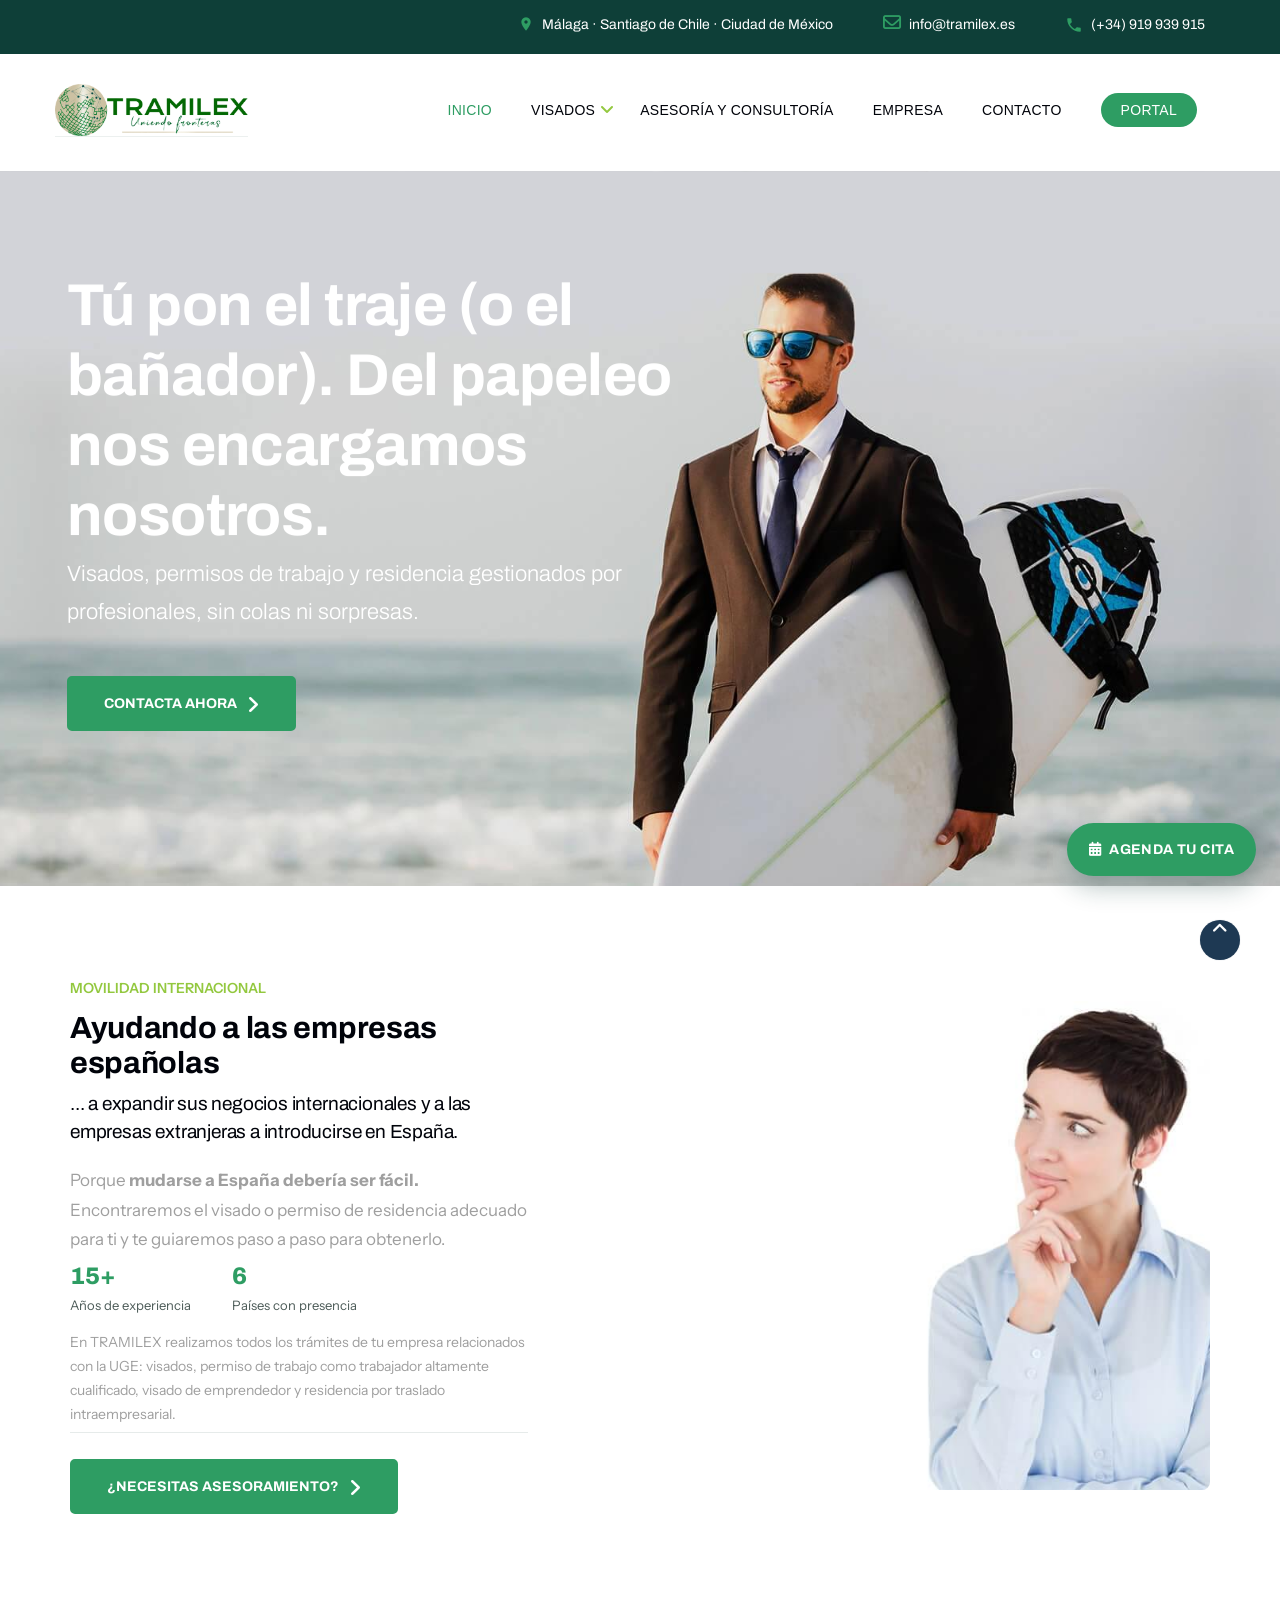
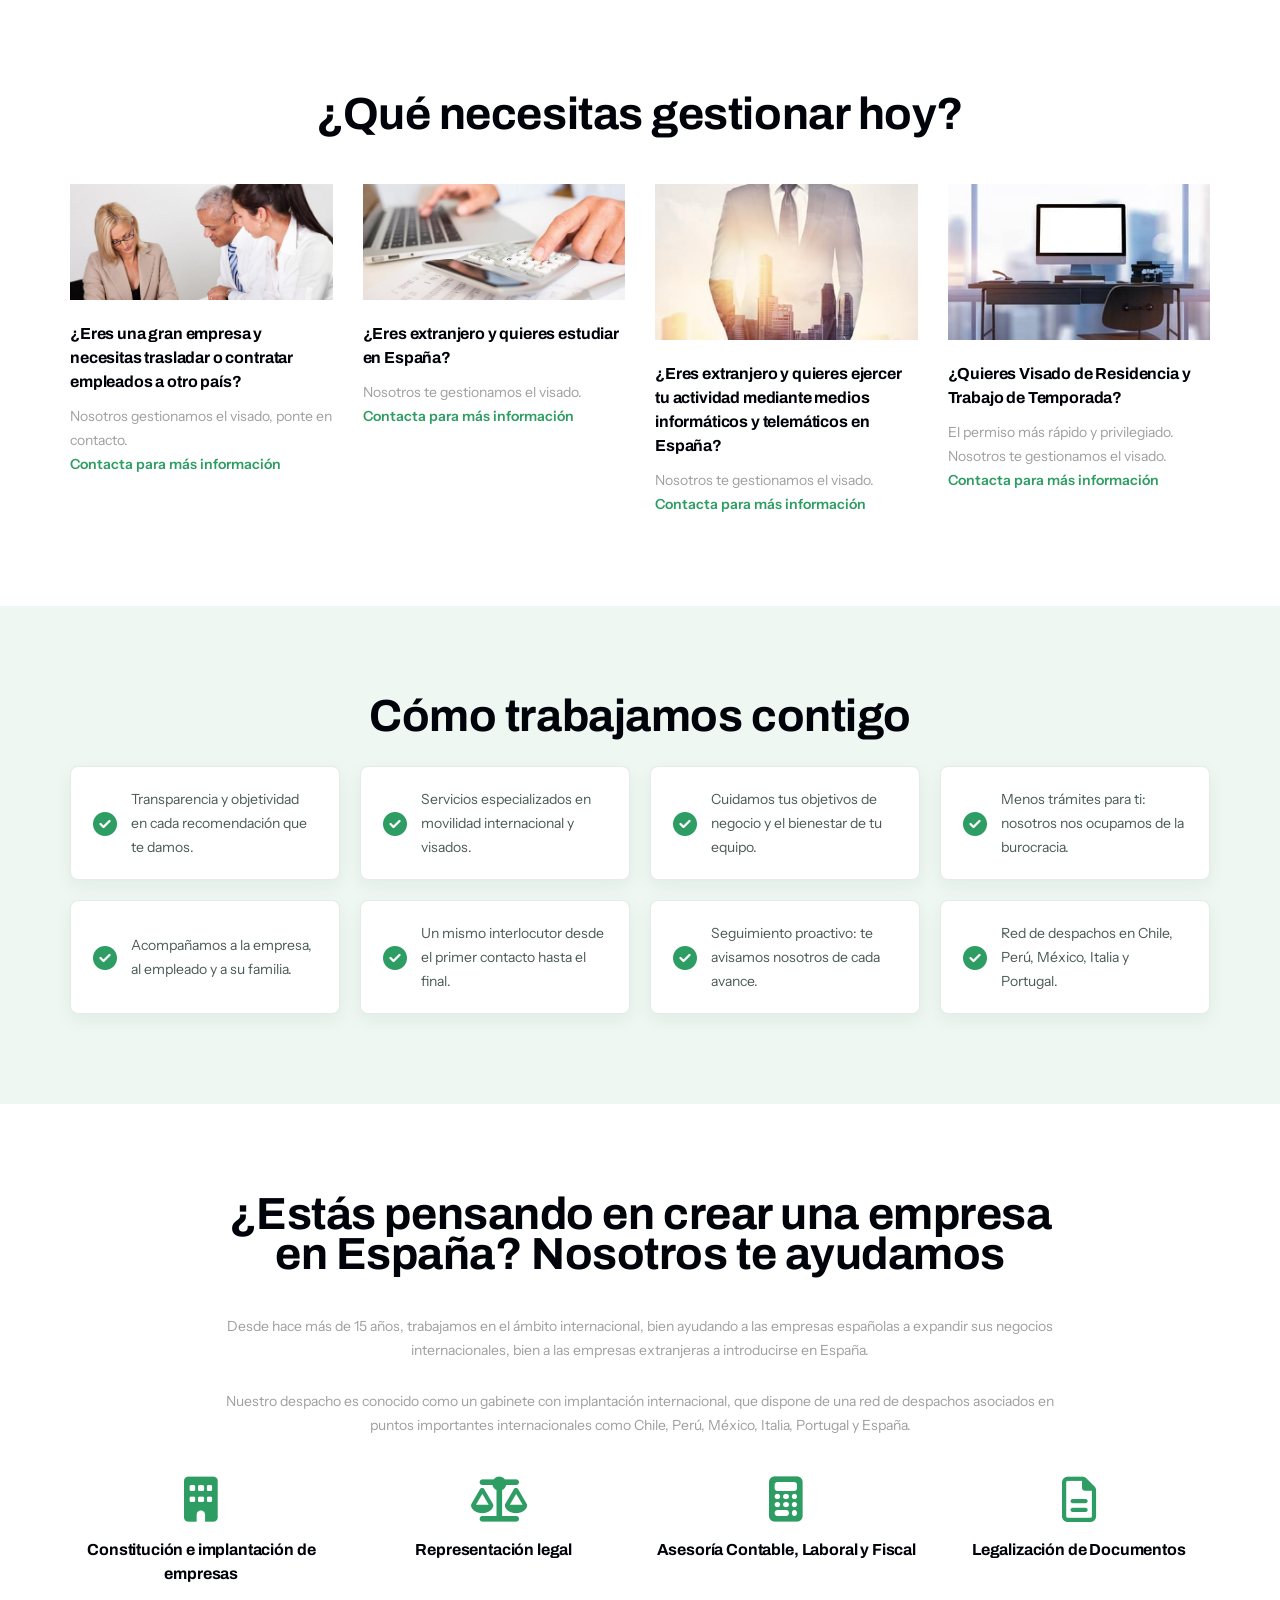
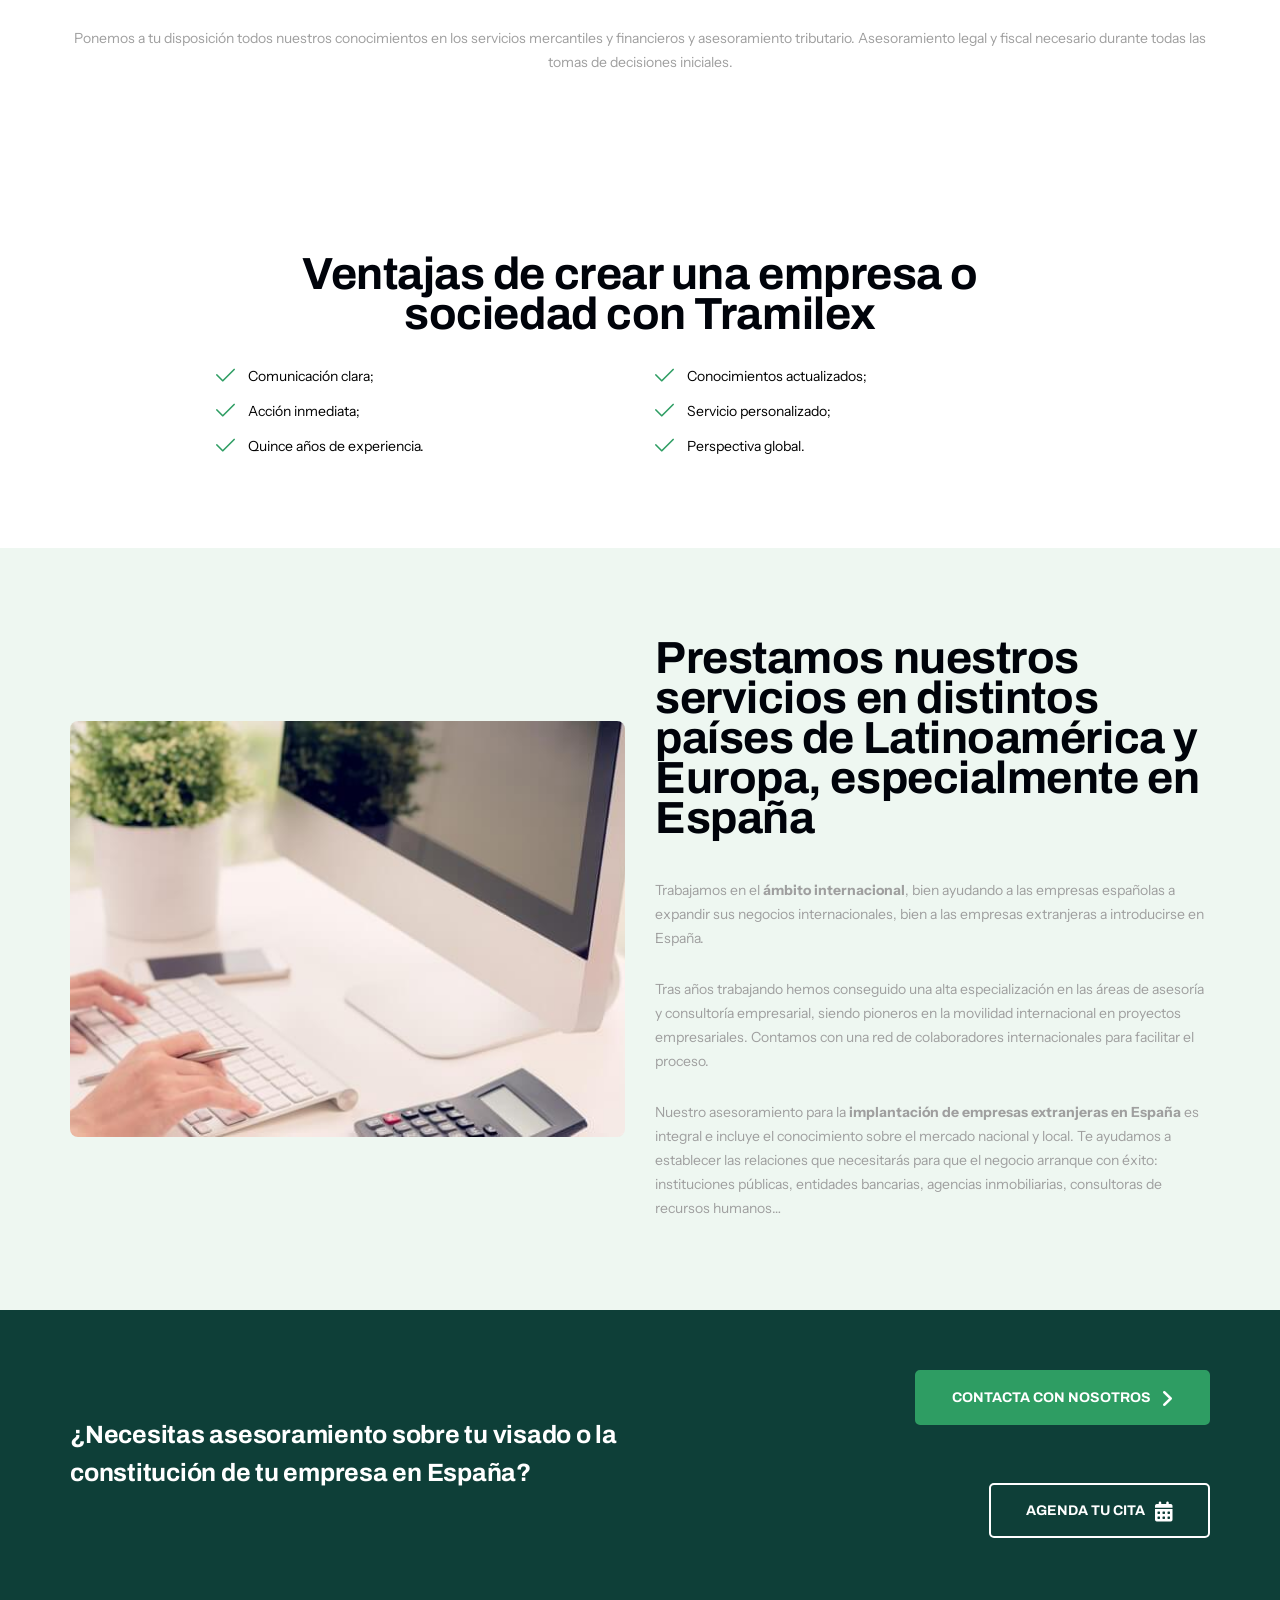
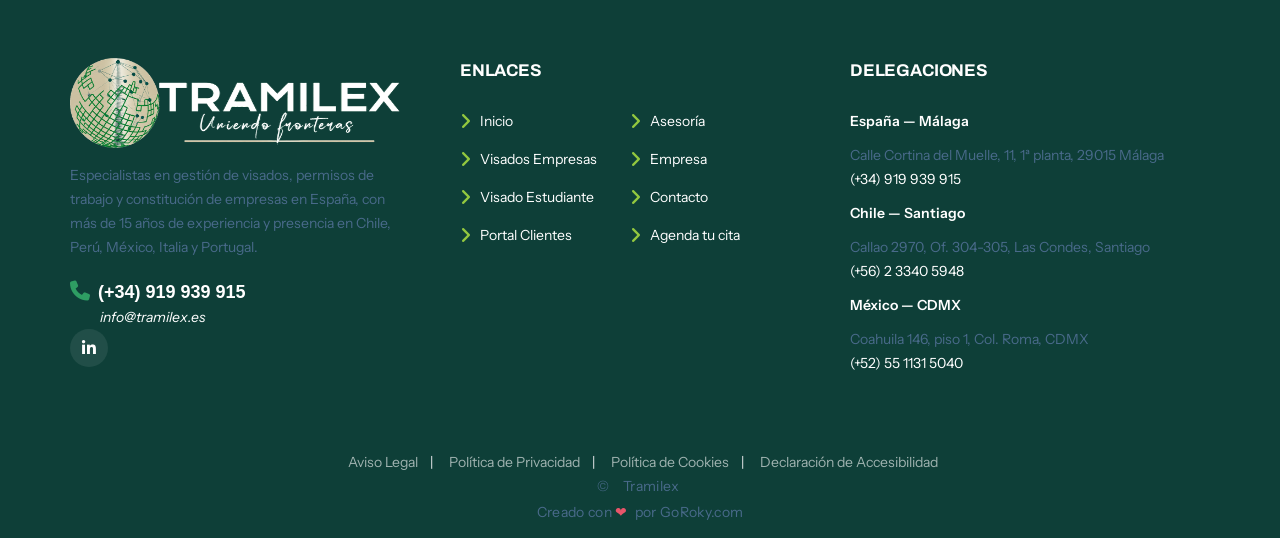
<file: index.html>
<!DOCTYPE html>
<html class="#{html_class}" lang="es">
  <head>
    <title>Visados, Extranjería y Constitución de Empresas en España | Tramilex</title>
    <meta name="description" content="Tramilex gestiona visados, permisos de trabajo, extranjería y constitución de empresas en España (Málaga, Madrid) con más de 15 años de experiencia. Oficinas también en Chile, Perú y México.">
    <link rel="canonical" href="https://tramilex.es/">
    <meta name="format-detection" content="telephone=no">
    <meta name="viewport" content="width=device-width, height=device-height, initial-scale=1.0, maximum-scale=1.0, user-scalable=0">
    <meta http-equiv="X-UA-Compatible" content="IE=edge">
    <meta charset="utf-8">
    <meta name="theme-color" content="#0E3F38">
    <link rel="icon" href="images/favicon.ico" type="image/x-icon">
    <meta property="og:type" content="website">
    <meta property="og:site_name" content="Tramilex">
    <meta property="og:locale" content="es_ES">
    <meta property="og:url" content="https://tramilex.es/">
    <meta property="og:title" content="Visados, Extranjería y Constitución de Empresas en España | Tramilex">
    <meta property="og:description" content="Tramilex gestiona visados, permisos de trabajo, extranjería y constitución de empresas en España (Málaga, Madrid) con más de 15 años de experiencia. Oficinas también en Chile, Perú y México.">
    <meta property="og:image" content="https://tramilex.es/images/og/tramilex-social-share.png">
    <meta property="og:image:width" content="1200">
    <meta property="og:image:height" content="630">
    <meta name="twitter:card" content="summary_large_image">
    <meta name="twitter:title" content="Visados, Extranjería y Constitución de Empresas en España | Tramilex">
    <meta name="twitter:description" content="Tramilex gestiona visados, permisos de trabajo, extranjería y constitución de empresas en España (Málaga, Madrid) con más de 15 años de experiencia. Oficinas también en Chile, Perú y México.">
    <meta name="twitter:image" content="https://tramilex.es/images/og/tramilex-social-share.png">
    <link rel="stylesheet" type="text/css" href="//fonts.googleapis.com/css?family=Archivo:400,500,600,700%7CInstrument+Sans:400,500,600,700">
    <link rel="stylesheet" href="css/bootstrap.css">
    <link rel="stylesheet" href="css/fonts.css">
    <link rel="stylesheet" href="css/style.css">
    <link rel="stylesheet" href="css/tramilex-theme.css">
    <link rel="stylesheet" href="https://cdnjs.cloudflare.com/ajax/libs/font-awesome/6.5.1/css/all.min.css">
    <script type="application/ld+json">
{
  "@context": "https://schema.org",
  "@graph": [
    {
      "@type": "Organization",
      "@id": "https://tramilex.es/#organization",
      "name": "Tramilex",
      "alternateName": "Legal Compliance and Business Management SPA",
      "url": "https://tramilex.es/",
      "logo": "https://tramilex.es/images/brand/tramilex-logo-cropped.png",
      "image": "https://tramilex.es/images/og/tramilex-social-share.png",
      "sameAs": [
        "https://www.linkedin.com/company/tramilex/"
      ],
      "description": "Especialistas en gestión de visados, permisos de trabajo, extranjería y constitución de empresas en España, con presencia en Chile, Perú, México, Italia y Portugal.",
      "contactPoint": [
        {
          "@type": "ContactPoint",
          "telephone": "+34-919-939-915",
          "contactType": "customer service",
          "areaServed": "ES",
          "availableLanguage": [
            "Spanish"
          ]
        },
        {
          "@type": "ContactPoint",
          "telephone": "+56-2-3340-5948",
          "contactType": "customer service",
          "areaServed": "CL",
          "availableLanguage": [
            "Spanish"
          ]
        },
        {
          "@type": "ContactPoint",
          "telephone": "+52-55-1131-5040",
          "contactType": "customer service",
          "areaServed": "MX",
          "availableLanguage": [
            "Spanish"
          ]
        }
      ]
    },
    {
      "@type": "ProfessionalService",
      "@id": "https://tramilex.es/#office-malaga",
      "name": "Tramilex — Málaga, España",
      "parentOrganization": {
        "@id": "https://tramilex.es/#organization"
      },
      "image": "https://tramilex.es/images/og/tramilex-social-share.png",
      "telephone": "+34-919-939-915",
      "email": "info@tramilex.es",
      "priceRange": "$$",
      "address": {
        "@type": "PostalAddress",
        "streetAddress": "Calle Cortina del Muelle, 11, 1ª planta",
        "addressLocality": "Málaga",
        "postalCode": "29015",
        "addressCountry": "ES"
      },
      "areaServed": [
        "Málaga",
        "Madrid",
        "España"
      ],
      "url": "https://tramilex.es/contacto.html"
    },
    {
      "@type": "ProfessionalService",
      "@id": "https://tramilex.es/#office-santiago",
      "name": "Tramilex — Santiago, Chile",
      "parentOrganization": {
        "@id": "https://tramilex.es/#organization"
      },
      "image": "https://tramilex.es/images/og/tramilex-social-share.png",
      "telephone": "+56-2-3340-5948",
      "email": "info@tramilex.es",
      "priceRange": "$$",
      "address": {
        "@type": "PostalAddress",
        "streetAddress": "Callao 2970, Of. 304-305, Las Condes",
        "addressLocality": "Santiago",
        "addressCountry": "CL"
      },
      "areaServed": [
        "Santiago",
        "Chile"
      ],
      "url": "https://tramilex.es/contacto.html"
    },
    {
      "@type": "ProfessionalService",
      "@id": "https://tramilex.es/#office-cdmx",
      "name": "Tramilex — Ciudad de México, México",
      "parentOrganization": {
        "@id": "https://tramilex.es/#organization"
      },
      "image": "https://tramilex.es/images/og/tramilex-social-share.png",
      "telephone": "+52-55-1131-5040",
      "email": "info@tramilex.es",
      "priceRange": "$$",
      "address": {
        "@type": "PostalAddress",
        "streetAddress": "Coahuila 146, piso 1, Col. Roma",
        "addressLocality": "Ciudad de México",
        "addressCountry": "MX"
      },
      "areaServed": [
        "Ciudad de México",
        "México"
      ],
      "url": "https://tramilex.es/contacto.html"
    },
    {
      "@type": "WebSite",
      "@id": "https://tramilex.es/#website",
      "url": "https://tramilex.es/",
      "name": "Tramilex",
      "publisher": {
        "@id": "https://tramilex.es/#organization"
      },
      "inLanguage": "es-ES"
    }
  ]
}
    </script>
</head>
  <body>
    <div class="page">
      <div class="page-loader page-loader-variant-1">
        <div><a class="brand brand-md brand-inverse" href="index.html"><img src="images/brand/tramilex-logo-cropped.png" alt="Tramilex" width="223" height="60"/></a>
          <div class="page-loader-body">
            <div id="spinningSquaresG">
              <div class="spinningSquaresG" id="spinningSquaresG_1"></div>
              <div class="spinningSquaresG" id="spinningSquaresG_2"></div>
              <div class="spinningSquaresG" id="spinningSquaresG_3"></div>
              <div class="spinningSquaresG" id="spinningSquaresG_4"></div>
              <div class="spinningSquaresG" id="spinningSquaresG_5"></div>
              <div class="spinningSquaresG" id="spinningSquaresG_6"></div>
              <div class="spinningSquaresG" id="spinningSquaresG_7"></div>
              <div class="spinningSquaresG" id="spinningSquaresG_8"></div>
            </div>
          </div>
        </div>
      </div>
      <header class="page-head">
        <div class="rd-navbar-wrap">
          <nav class="rd-navbar rd-navbar-corporate-dark" data-layout="rd-navbar-fixed" data-sm-layout="rd-navbar-fixed" data-md-layout="rd-navbar-fixed" data-md-device-layout="rd-navbar-fixed" data-lg-layout="rd-navbar-static" data-lg-device-layout="rd-navbar-static" data-xl-device-layout="rd-navbar-static" data-xxl-device-layout="rd-navbar-static" data-xl-layout="rd-navbar-static" data-xxl-layout="rd-navbar-static" data-stick-up-clone="false" data-md-stick-up-offset="53px" data-lg-stick-up-offset="53px" data-md-stick-up="true" data-lg-stick-up="true">
            <div class="rd-navbar-inner">
              <div class="rd-navbar-aside">
                <div class="rd-navbar-aside-toggle" data-custom-toggle=".rd-navbar-aside" data-custom-toggle-disable-on-blur="true"><span></span></div>
                <div class="rd-navbar-aside-content context-dark">
                  <ul class="rd-navbar-aside-group list-units">
                    <li>
                      <div class="unit flex-row unit-spacing-xs">
                        <div class="unit-left"><span class="icon icon-xxs-small icon-primary material-icons-place icon-shift-1 offset-top-2"></span></div>
                        <div class="unit-body"><a class="link-white-v2 d-inline font-accent" href="contacto.html">Málaga · Santiago de Chile · Ciudad de México</a></div>
                      </div>
                    </li>
                    <li>
                      <div class="unit flex-row unit-spacing-xs">
                        <div class="unit-left"><span class="icon icon-xxs icon-primary fa-envelope-o offset-top-2"></span></div>
                        <div class="unit-body"><a class="link-white-v2 font-accent" href="mailto:info@tramilex.es">info@tramilex.es</a></div>
                      </div>
                    </li>
                    <li>
                      <div class="unit flex-row unit-spacing-xs">
                        <div class="unit-left"><span class="icon icon-xxs icon-primary material-icons-phone icon-shift-2"></span></div>
                        <div class="unit-body"><a class="link-white-v2 font-accent" href="tel:+34919939915">(+34) 919 939 915</a></div>
                      </div>
                    </li>
                  </ul>
                </div>
              </div>
              <div class="rd-navbar-group rd-navbar-search-wrap">
                <div class="rd-navbar-panel">
                  <button class="rd-navbar-toggle" data-custom-toggle=".rd-navbar-nav-wrap" data-custom-toggle-disable-on-blur="true"><span></span></button><a class="rd-navbar-brand brand" href="index.html"><img src="images/brand/tramilex-logo-header.png" alt="Tramilex" width="193" height="52"/></a>
                </div>
                <div class="rd-navbar-nav-wrap">
                  <div class="rd-navbar-nav-inner">
                    <ul class="rd-navbar-nav">
                      <li class="active"><a href="index.html">Inicio</a></li>
                      <li><a href="#">Visados</a>
                        <ul class="rd-navbar-dropdown">
                          <li><a href="visados-empresas-trabajadores.html">Visado Empresas y Trabajadores</a></li>
                          <li><a href="visado-estudiante.html">Visado de Estudiante</a></li>
                          <li><a href="https://tramilex.goroky.es/" target="_blank" rel="noopener">Área de Clientes</a></li>
                        </ul>
                      </li>
                      <li><a href="asesoria.html">Asesoría y Consultoría</a></li>
                      <li><a href="empresa.html">Empresa</a></li>
                      <li><a href="contacto.html">Contacto</a></li>
                      <li><a class="tramilex-nav-btn" href="https://tramilex.goroky.es/" target="_blank" rel="noopener">Portal</a></li>
                    </ul>

                  </div>
                </div>
              </div>
            </div>
          </nav>
        </div>
      </header>

      <section>
        <div class="swiper-container swiper-slider swiper-variant-1 bg-gray-base context-dark" data-loop="true" data-autoplay="5500" data-simulate-touch="true">
          <div class="swiper-wrapper text-center">
            <div class="swiper-slide" data-slide-bg="images/home-slider-1-slide-1.jpg">
              <div class="swiper-slide-caption">
                <div class="container">
                  <div class="row justify-content-md-center justify-content-xl-start text-xl-start">
                    <div class="col-md-11 col-lg-10 col-xl-7">
                      <h2 class="slider-header" data-caption-animate="fadeInUp" data-caption-delay="0s">Tú pon el traje (o el bañador). Del papeleo nos encargamos nosotros.</h2>
                      <div class="slider-text" data-caption-animate="fadeInUp" data-caption-delay="250s">
                        <p class="text-big-22 text-white font-accent fw-light">Visados, permisos de trabajo y residencia gestionados por profesionales, sin colas ni sorpresas.</p>
                      </div>
                      <div class="slider-button" data-caption-animate="fadeInUp" data-caption-delay="450s"><a class="btn btn-icon btn-icon-right btn-primary" href="contacto.html"><span class="icon icon-xs-smaller fa-angle-right"></span>Contacta ahora</a></div>
                    </div>
                  </div>
                </div>
              </div>
            </div>
            <div class="swiper-slide" data-slide-bg="images/home-slider-1-slide-2.jpg">
              <div class="swiper-slide-caption">
                <div class="container">
                  <div class="row justify-content-md-center">
                    <div class="col-md-11 col-lg-10 col-xl-9">
                      <h2 class="slider-header" data-caption-animate="fadeInUp" data-caption-delay="0s">Gestionamos todos los trámites de tu empresa relacionados con la UGE</h2>
                      <div class="slider-button" data-caption-animate="fadeInUp" data-caption-delay="450s"><a class="btn btn-icon btn-icon-right btn-primary" href="contacto.html"><span class="icon icon-xs-smaller fa-angle-right"></span>Contacta ahora</a></div>
                    </div>
                  </div>
                </div>
              </div>
            </div>
          </div>
          <div class="swiper-scrollbar d-xl-none"></div>
          <div class="swiper-nav-wrap d-none d-xl-block">
            <div class="swiper-button-prev"></div>
            <div class="swiper-button-next"></div>
          </div>
        </div>
      </section>

      <section class="section-60 section-md-90">
        <div class="container">
          <div class="row row-40 align-items-center">
            <div class="col-lg-5">
              <p class="text-primary text-uppercase fw-sbold offset-bottom-10">Movilidad internacional</p>
              <h1 class="tramilex-heading-balanced">Ayudando a las empresas españolas</h1>
              <h5 class="text-gray-base-05 fw-normal">... a expandir sus negocios internacionales y a las empresas extranjeras a introducirse en España.</h5>
              <p class="text-big offset-top-20">Porque <strong>mudarse a España debería ser fácil.</strong> Encontraremos el visado o permiso de residencia adecuado para ti y te guiaremos paso a paso para obtenerlo.</p>
              <div class="row row-30 offset-top-10 offset-bottom-10">
                <div class="col-6 col-sm-4">
                  <div class="tramilex-stat"><span class="tramilex-stat-num">15+</span><span class="tramilex-stat-label">Años de experiencia</span></div>
                </div>
                <div class="col-6 col-sm-4">
                  <div class="tramilex-stat"><span class="tramilex-stat-num">6</span><span class="tramilex-stat-label">Países con presencia</span></div>
                </div>
              </div>
              <p>En TRAMILEX realizamos todos los trámites de tu empresa relacionados con la UGE: visados, permiso de trabajo como trabajador altamente cualificado, visado de emprendedor y residencia por traslado intraempresarial.</p>
              <div class="tramilex-cta-divider offset-top-20"><a class="btn btn-icon btn-icon-right btn-primary" href="contacto.html"><span class="icon icon-xs-smaller fa-angle-right"></span>¿Necesitas asesoramiento?</a></div>
            </div>
            <div class="col-lg-7"><img class="w-100" src="images/about-1.jpg" alt="Empresas españolas"/></div>
          </div>
        </div>
      </section>

      <section class="section-60 section-md-90">
        <div class="container">
          <div class="row justify-content-center text-center">
            <div class="col-lg-8">
              <h3>¿Qué necesitas gestionar hoy?</h3>
            </div>
          </div>
          <div class="row row-40 offset-top-20 justify-content-sm-center text-center text-lg-start">
            <div class="col-md-6 col-lg-3">
              <div class="thumbnail-classic"><img src="images/careers-3-1171x519.jpg" alt="Traslado y contratación de empleados extranjeros en España"/>
                <h6 class="thumbnail-title">¿Eres una gran empresa y necesitas trasladar o contratar empleados a otro país?</h6>
                <p class="text-gray-base-05">Nosotros gestionamos el visado, ponte en contacto.</p><a class="link-primary fw-sbold" href="contacto.html">Contacta para más información</a>
              </div>
            </div>
            <div class="col-md-6 col-lg-3">
              <div class="thumbnail-classic"><img src="images/careers-4-1171x519.jpg" alt="Visado de estudiante para estudiar en España"/>
                <h6 class="thumbnail-title">¿Eres extranjero y quieres estudiar en España?</h6>
                <p class="text-gray-base-05">Nosotros te gestionamos el visado.</p><a class="link-primary fw-sbold" href="visado-estudiante.html">Contacta para más información</a>
              </div>
            </div>
            <div class="col-md-6 col-lg-3">
              <div class="thumbnail-classic"><img src="images/services-6-370x220.jpg" alt="Visado de nómada digital para trabajar en España"/>
                <h6 class="thumbnail-title">¿Eres extranjero y quieres ejercer tu actividad mediante medios informáticos y telemáticos en España?</h6>
                <p class="text-gray-base-05">Nosotros te gestionamos el visado.</p><a class="link-primary fw-sbold" href="visados-empresas-trabajadores.html">Contacta para más información</a>
              </div>
            </div>
            <div class="col-md-6 col-lg-3">
              <div class="thumbnail-classic"><img src="images/services-7-370x220.jpg" alt="Visado de residencia y trabajo de temporada en España"/>
                <h6 class="thumbnail-title">¿Quieres Visado de Residencia y Trabajo de Temporada?</h6>
                <p class="text-gray-base-05">El permiso más rápido y privilegiado. Nosotros te gestionamos el visado.</p><a class="link-primary fw-sbold" href="visados-empresas-trabajadores.html">Contacta para más información</a>
              </div>
            </div>
          </div>
        </div>
      </section>

      <section class="section-60 section-md-90 bg-whisper-lighten">
        <div class="container">
          <div class="row justify-content-center text-center">
            <div class="col-lg-8">
              <h3>Cómo trabajamos contigo</h3>
            </div>
          </div>
          <div class="offset-top-30">
            <div class="tramilex-check-grid"><div class="tramilex-check-card"><span class="icon icon-sm fa-check-circle"></span><p>Transparencia y objetividad en cada recomendación que te damos.</p></div>
<div class="tramilex-check-card"><span class="icon icon-sm fa-check-circle"></span><p>Servicios especializados en movilidad internacional y visados.</p></div>
<div class="tramilex-check-card"><span class="icon icon-sm fa-check-circle"></span><p>Cuidamos tus objetivos de negocio y el bienestar de tu equipo.</p></div>
<div class="tramilex-check-card"><span class="icon icon-sm fa-check-circle"></span><p>Menos trámites para ti: nosotros nos ocupamos de la burocracia.</p></div>
<div class="tramilex-check-card"><span class="icon icon-sm fa-check-circle"></span><p>Acompañamos a la empresa, al empleado y a su familia.</p></div>
<div class="tramilex-check-card"><span class="icon icon-sm fa-check-circle"></span><p>Un mismo interlocutor desde el primer contacto hasta el final.</p></div>
<div class="tramilex-check-card"><span class="icon icon-sm fa-check-circle"></span><p>Seguimiento proactivo: te avisamos nosotros de cada avance.</p></div>
<div class="tramilex-check-card"><span class="icon icon-sm fa-check-circle"></span><p>Red de despachos en Chile, Perú, México, Italia y Portugal.</p></div></div>
          </div>
        </div>
      </section>

      <section class="section-60 section-md-90">
        <div class="container">
          <div class="row justify-content-center text-center">
            <div class="col-lg-9">
              <h3>¿Estás pensando en crear una empresa en España? Nosotros te ayudamos</h3>
              <p>Desde hace más de 15 años, trabajamos en el ámbito internacional, bien ayudando a las empresas españolas a expandir sus negocios internacionales, bien a las empresas extranjeras a introducirse en España.</p>
              <p>Nuestro despacho es conocido como un gabinete con implantación internacional, que dispone de una red de despachos asociados en puntos importantes internacionales como Chile, Perú, México, Italia, Portugal y España.</p>
            </div>
          </div>
          <div class="row row-40 offset-top-40 text-center">
            <div class="col-sm-6 col-lg-3">
              <article class="icon-box-vertical">
                <span class="icon icon-primary icon-lg fa-building"></span>
                <h6 class="offset-top-15">Constitución e implantación de empresas</h6>
              </article>
            </div>
            <div class="col-sm-6 col-lg-3">
              <article class="icon-box-vertical">
                <span class="icon icon-primary icon-lg fa-balance-scale"></span>
                <h6 class="offset-top-15">Representación legal</h6>
              </article>
            </div>
            <div class="col-sm-6 col-lg-3">
              <article class="icon-box-vertical">
                <span class="icon icon-primary icon-lg fa-calculator"></span>
                <h6 class="offset-top-15">Asesoría Contable, Laboral y Fiscal</h6>
              </article>
            </div>
            <div class="col-sm-6 col-lg-3">
              <article class="icon-box-vertical">
                <span class="icon icon-primary icon-lg fa-file-text-o"></span>
                <h6 class="offset-top-15">Legalización de Documentos</h6>
              </article>
            </div>
          </div>
          <p class="text-center offset-top-40">Ponemos a tu disposición todos nuestros conocimientos en los servicios mercantiles y financieros y asesoramiento tributario. Asesoramiento legal y fiscal necesario durante todas las tomas de decisiones iniciales.</p>
        </div>
      </section>

      <section class="section-60 section-md-90">
        <div class="container">
          <div class="row justify-content-center">
            <div class="col-lg-9">
              <h3 class="text-center">Ventajas de crear una empresa o sociedad con Tramilex</h3>
              <div class="offset-top-30">
                <div class="row row-20"><div class="col-sm-6"><ul class="list-marked"><li>Comunicación clara</li>
<li>Acción inmediata</li>
<li>Quince años de experiencia</li></ul></div><div class="col-sm-6"><ul class="list-marked"><li>Conocimientos actualizados</li>
<li>Servicio personalizado</li>
<li>Perspectiva global</li></ul></div></div>
              </div>
            </div>
          </div>
        </div>
      </section>

      <section class="section-60 section-md-90 bg-whisper-lighten">
        <div class="container">
          <div class="row row-40 align-items-center">
            <div class="col-lg-6"><img class="w-100" src="images/post-1-870x412.jpg" alt="Latinoamérica y Europa"/></div>
            <div class="col-lg-6">
              <h3>Prestamos nuestros servicios en distintos países de Latinoamérica y Europa, especialmente en España</h3>
              <p>Trabajamos en el <strong>ámbito internacional</strong>, bien ayudando a las empresas españolas a expandir sus negocios internacionales, bien a las empresas extranjeras a introducirse en España.</p>
              <p>Tras años trabajando hemos conseguido una alta especialización en las áreas de asesoría y consultoría empresarial, siendo pioneros en la movilidad internacional en proyectos empresariales. Contamos con una red de colaboradores internacionales para facilitar el proceso.</p>
              <p>Nuestro asesoramiento para la <strong>implantación de empresas extranjeras en España</strong> es integral e incluye el conocimiento sobre el mercado nacional y local. Te ayudamos a establecer las relaciones que necesitarás para que el negocio arranque con éxito: instituciones públicas, entidades bancarias, agencias inmobiliarias, consultoras de recursos humanos…</p>
            </div>
          </div>
        </div>
      </section>

      <section class="section-40 section-md-60 bg-cello">
        <div class="container">
          <div class="row align-items-center justify-content-between row-30">
            <div class="col-lg-6"><h4 class="text-white offset-bottom-0">¿Necesitas asesoramiento sobre tu visado o la constitución de tu empresa en España?</h4></div>
            <div class="col-lg-5 text-lg-end">
              <div class="d-inline-flex flex-wrap justify-content-lg-end" style="gap:14px;">
                <a class="btn btn-icon btn-icon-right btn-primary" href="contacto.html"><span class="icon icon-xs-smaller fa-angle-right"></span>Contacta con nosotros</a>
                <a class="btn btn-icon btn-icon-right btn-white-outline" href="agenda.html"><span class="icon icon-xs-smaller fa-calendar"></span>Agenda tu cita</a>
              </div>
            </div>
          </div>
        </div>
      </section>
      <section class="section-40 section-md-60 bg-cello section-footer">
        <div class="container">
          <div class="row justify-content-sm-center">
            <div class="col-sm-10 col-md-11 col-lg-12">
              <div class="row row-50">
                <div class="col-md-6 col-lg-4">
                  <div class="inset-lg-right-30 footer-logo">
                    <a href="index.html"><img src="images/brand/tramilex-logo-light-cropped.png" alt="Tramilex" width="334" height="90"/></a>
                    <p class="text-bismark offset-top-15">Especialistas en gestión de visados, permisos de trabajo y constitución de empresas en España, con más de 15 años de experiencia y presencia en Chile, Perú, México, Italia y Portugal.</p>
                  </div>
                  <div class="group-md group-top">
                    <div>
                      <div class="unit align-items-center unit-horizontal unit-spacing-xs">
                        <div class="unit-left"><span class="icon icon-xs-smaller icon-primary fa-phone"></span></div>
                        <div class="unit-body"><a class="link link-bold link-white-v2" href="tel:+34919939915">(+34) 919 939 915</a></div>
                      </div>
                      <div class="inset-left-30"><a class="link-white-v2 fst-italic" href="mailto:info@tramilex.es">info@tramilex.es</a></div>
                    </div>
                  </div>
                  <div class="tramilex-social offset-top-20">
                    <a class="tramilex-social-icon" href="https://www.linkedin.com/company/tramilex/" target="_blank" rel="noopener" aria-label="Tramilex en LinkedIn"><span class="icon fa-linkedin"></span></a>
                  </div>
                </div>
                <div class="col-md-6 col-lg-4">
                  <h6 class="text-uppercase text-big footer-title">Enlaces</h6>
                  <div class="row" style="max-width: 340px;">
                    <div class="col-6">
                      <ul class="list-marked-variant-2">
                        <li><a href="index.html">Inicio</a></li>
                        <li><a href="visados-empresas-trabajadores.html">Visados Empresas</a></li>
                        <li><a href="visado-estudiante.html">Visado Estudiante</a></li>
                        <li><a href="https://tramilex.goroky.es/login" target="_blank" rel="noopener">Portal Clientes</a></li>
                      </ul>
                    </div>
                    <div class="col-6">
                      <ul class="list-marked-variant-2">
                        <li><a href="asesoria.html">Asesoría</a></li>
                        <li><a href="empresa.html">Empresa</a></li>
                        <li><a href="contacto.html">Contacto</a></li>
                        <li><a href="agenda.html">Agenda tu cita</a></li>
                      </ul>
                    </div>
                  </div>
                </div>
                <div class="col-md-6 col-lg-4">
                  <h6 class="text-uppercase text-big footer-title">Delegaciones</h6>
                  <div class="group-sm">
                    <p class="text-bismark fw-sbold text-white offset-top-0">España — Málaga</p>
                    <p class="text-bismark">Calle Cortina del Muelle, 11, 1ª planta, 29015 Málaga<br><a class="link-white-v2" href="tel:+34919939915">(+34) 919 939 915</a></p>
                    <p class="text-bismark fw-sbold text-white">Chile — Santiago</p>
                    <p class="text-bismark">Callao 2970, Of. 304-305, Las Condes, Santiago<br><a class="link-white-v2" href="tel:+56233405948">(+56) 2 3340 5948</a></p>
                    <p class="text-bismark fw-sbold text-white">México — CDMX</p>
                    <p class="text-bismark">Coahuila 146, piso 1, Col. Roma, CDMX<br><a class="link-white-v2" href="tel:+525511315040">(+52) 55 1131 5040</a></p>
                  </div>
                </div>
              </div>
            </div>
          </div>
        </div>
      </section>

      <footer class="page-foot section-15 bg-cloud-burst">
        <div class="container text-center">
          <div class="row">
            <div class="col-md-12">
              <ul class="list-inline list-inline-dashed tramilex-legal-links offset-bottom-10">
                <li><a href="aviso-legal.html">Aviso Legal</a></li>
<li><a href="politica-privacidad.html">Política de Privacidad</a></li>
<li><a href="politica-cookies.html">Política de Cookies</a></li>
<li><a href="declaracion-accesibilidad.html">Declaración de Accesibilidad</a></li>
              </ul>
              <p class="rights text-bismark"><span>&#169;&nbsp;</span><span id="copyright-year"></span><span>&nbsp;Tramilex</span></p>
              <p class="rights text-bismark tramilex-credit">Creado con <span class="tramilex-heart" aria-hidden="true">&#10084;</span> por GoRoky.com</p>
            </div>
          </div>
        </div>
      </footer>
    </div>
    <a class="tramilex-fab" href="agenda.html"><span class="icon icon-xs fa-calendar"></span>Agenda tu cita</a>
    <div class="snackbars" id="form-output-global"></div>
    <script src="js/core.min.js"></script>
    <script src="js/script.js"></script>
    <script src="js/reveal.js"></script>
    <script src="js/site-settings.js"></script>
    
  </body>
</html>
</file>
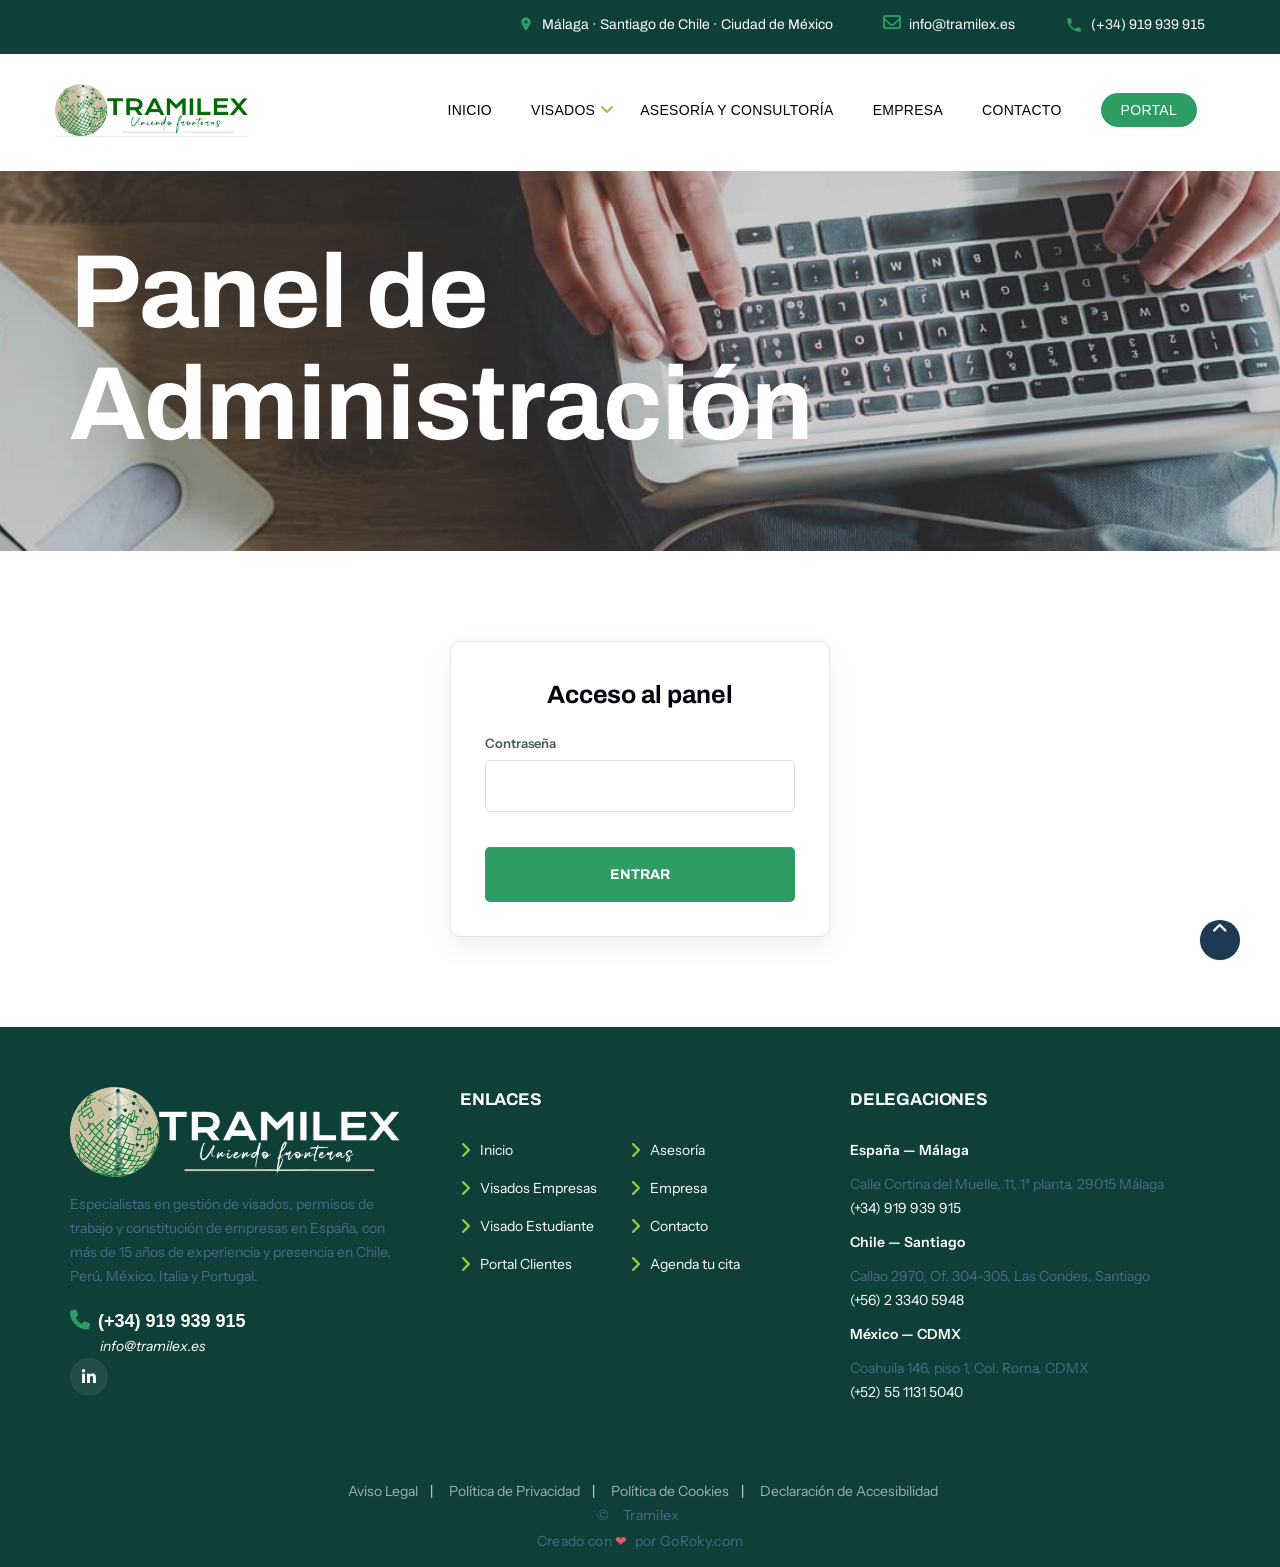
<file: admin.html>
<!DOCTYPE html>
<html class="#{html_class}" lang="es">
  <head>
    <title>Panel de Administración | Tramilex</title>
    <meta name="description" content="Panel privado de administración del sitio de Tramilex.">
    <meta name="robots" content="noindex, nofollow">
    <link rel="canonical" href="https://tramilex.es/admin.html">
    <meta name="format-detection" content="telephone=no">
    <meta name="viewport" content="width=device-width, height=device-height, initial-scale=1.0, maximum-scale=1.0, user-scalable=0">
    <meta http-equiv="X-UA-Compatible" content="IE=edge">
    <meta charset="utf-8">
    <meta name="theme-color" content="#0E3F38">
    <link rel="icon" href="images/favicon.ico" type="image/x-icon">
    <meta property="og:type" content="website">
    <meta property="og:site_name" content="Tramilex">
    <meta property="og:locale" content="es_ES">
    <meta property="og:url" content="https://tramilex.es/admin.html">
    <meta property="og:title" content="Panel de Administración | Tramilex">
    <meta property="og:description" content="Panel privado de administración del sitio de Tramilex.">
    <meta property="og:image" content="https://tramilex.es/images/og/tramilex-social-share.png">
    <meta property="og:image:width" content="1200">
    <meta property="og:image:height" content="630">
    <meta name="twitter:card" content="summary_large_image">
    <meta name="twitter:title" content="Panel de Administración | Tramilex">
    <meta name="twitter:description" content="Panel privado de administración del sitio de Tramilex.">
    <meta name="twitter:image" content="https://tramilex.es/images/og/tramilex-social-share.png">
    <link rel="stylesheet" type="text/css" href="//fonts.googleapis.com/css?family=Archivo:400,500,600,700%7CInstrument+Sans:400,500,600,700">
    <link rel="stylesheet" href="css/bootstrap.css">
    <link rel="stylesheet" href="css/fonts.css">
    <link rel="stylesheet" href="css/style.css">
    <link rel="stylesheet" href="css/tramilex-theme.css">
    <link rel="stylesheet" href="https://cdnjs.cloudflare.com/ajax/libs/font-awesome/6.5.1/css/all.min.css">
    <script type="application/ld+json">
{
  "@context": "https://schema.org",
  "@graph": [
    {
      "@type": "Organization",
      "@id": "https://tramilex.es/#organization",
      "name": "Tramilex",
      "alternateName": "Legal Compliance and Business Management SPA",
      "url": "https://tramilex.es/",
      "logo": "https://tramilex.es/images/brand/tramilex-logo-cropped.png",
      "image": "https://tramilex.es/images/og/tramilex-social-share.png",
      "sameAs": [
        "https://www.linkedin.com/company/tramilex/"
      ],
      "description": "Especialistas en gestión de visados, permisos de trabajo, extranjería y constitución de empresas en España, con presencia en Chile, Perú, México, Italia y Portugal.",
      "contactPoint": [
        {
          "@type": "ContactPoint",
          "telephone": "+34-919-939-915",
          "contactType": "customer service",
          "areaServed": "ES",
          "availableLanguage": [
            "Spanish"
          ]
        },
        {
          "@type": "ContactPoint",
          "telephone": "+56-2-3340-5948",
          "contactType": "customer service",
          "areaServed": "CL",
          "availableLanguage": [
            "Spanish"
          ]
        },
        {
          "@type": "ContactPoint",
          "telephone": "+52-55-1131-5040",
          "contactType": "customer service",
          "areaServed": "MX",
          "availableLanguage": [
            "Spanish"
          ]
        }
      ]
    },
    {
      "@type": "ProfessionalService",
      "@id": "https://tramilex.es/#office-malaga",
      "name": "Tramilex — Málaga, España",
      "parentOrganization": {
        "@id": "https://tramilex.es/#organization"
      },
      "image": "https://tramilex.es/images/og/tramilex-social-share.png",
      "telephone": "+34-919-939-915",
      "email": "info@tramilex.es",
      "priceRange": "$$",
      "address": {
        "@type": "PostalAddress",
        "streetAddress": "Calle Cortina del Muelle, 11, 1ª planta",
        "addressLocality": "Málaga",
        "postalCode": "29015",
        "addressCountry": "ES"
      },
      "areaServed": [
        "Málaga",
        "Madrid",
        "España"
      ],
      "url": "https://tramilex.es/contacto.html"
    },
    {
      "@type": "ProfessionalService",
      "@id": "https://tramilex.es/#office-santiago",
      "name": "Tramilex — Santiago, Chile",
      "parentOrganization": {
        "@id": "https://tramilex.es/#organization"
      },
      "image": "https://tramilex.es/images/og/tramilex-social-share.png",
      "telephone": "+56-2-3340-5948",
      "email": "info@tramilex.es",
      "priceRange": "$$",
      "address": {
        "@type": "PostalAddress",
        "streetAddress": "Callao 2970, Of. 304-305, Las Condes",
        "addressLocality": "Santiago",
        "addressCountry": "CL"
      },
      "areaServed": [
        "Santiago",
        "Chile"
      ],
      "url": "https://tramilex.es/contacto.html"
    },
    {
      "@type": "ProfessionalService",
      "@id": "https://tramilex.es/#office-cdmx",
      "name": "Tramilex — Ciudad de México, México",
      "parentOrganization": {
        "@id": "https://tramilex.es/#organization"
      },
      "image": "https://tramilex.es/images/og/tramilex-social-share.png",
      "telephone": "+52-55-1131-5040",
      "email": "info@tramilex.es",
      "priceRange": "$$",
      "address": {
        "@type": "PostalAddress",
        "streetAddress": "Coahuila 146, piso 1, Col. Roma",
        "addressLocality": "Ciudad de México",
        "addressCountry": "MX"
      },
      "areaServed": [
        "Ciudad de México",
        "México"
      ],
      "url": "https://tramilex.es/contacto.html"
    },
    {
      "@type": "WebSite",
      "@id": "https://tramilex.es/#website",
      "url": "https://tramilex.es/",
      "name": "Tramilex",
      "publisher": {
        "@id": "https://tramilex.es/#organization"
      },
      "inLanguage": "es-ES"
    }
  ]
}
    </script>
    <script type="application/ld+json">
{
  "@context": "https://schema.org",
  "@type": "BreadcrumbList",
  "itemListElement": [
    {
      "@type": "ListItem",
      "position": 1,
      "name": "Inicio",
      "item": "https://tramilex.es/"
    },
    {
      "@type": "ListItem",
      "position": 2,
      "name": "Panel de Administración",
      "item": "https://tramilex.es/admin.html"
    }
  ]
}
    </script>
</head>
  <body>
    <div class="page">
      <div class="page-loader page-loader-variant-1">
        <div><a class="brand brand-md brand-inverse" href="index.html"><img src="images/brand/tramilex-logo-cropped.png" alt="Tramilex" width="223" height="60"/></a>
          <div class="page-loader-body">
            <div id="spinningSquaresG">
              <div class="spinningSquaresG" id="spinningSquaresG_1"></div>
              <div class="spinningSquaresG" id="spinningSquaresG_2"></div>
              <div class="spinningSquaresG" id="spinningSquaresG_3"></div>
              <div class="spinningSquaresG" id="spinningSquaresG_4"></div>
              <div class="spinningSquaresG" id="spinningSquaresG_5"></div>
              <div class="spinningSquaresG" id="spinningSquaresG_6"></div>
              <div class="spinningSquaresG" id="spinningSquaresG_7"></div>
              <div class="spinningSquaresG" id="spinningSquaresG_8"></div>
            </div>
          </div>
        </div>
      </div>
      <header class="page-head">
        <div class="rd-navbar-wrap">
          <nav class="rd-navbar rd-navbar-corporate-dark" data-layout="rd-navbar-fixed" data-sm-layout="rd-navbar-fixed" data-md-layout="rd-navbar-fixed" data-md-device-layout="rd-navbar-fixed" data-lg-layout="rd-navbar-static" data-lg-device-layout="rd-navbar-static" data-xl-device-layout="rd-navbar-static" data-xxl-device-layout="rd-navbar-static" data-xl-layout="rd-navbar-static" data-xxl-layout="rd-navbar-static" data-stick-up-clone="false" data-md-stick-up-offset="53px" data-lg-stick-up-offset="53px" data-md-stick-up="true" data-lg-stick-up="true">
            <div class="rd-navbar-inner">
              <div class="rd-navbar-aside">
                <div class="rd-navbar-aside-toggle" data-custom-toggle=".rd-navbar-aside" data-custom-toggle-disable-on-blur="true"><span></span></div>
                <div class="rd-navbar-aside-content context-dark">
                  <ul class="rd-navbar-aside-group list-units">
                    <li>
                      <div class="unit flex-row unit-spacing-xs">
                        <div class="unit-left"><span class="icon icon-xxs-small icon-primary material-icons-place icon-shift-1 offset-top-2"></span></div>
                        <div class="unit-body"><a class="link-white-v2 d-inline font-accent" href="contacto.html">Málaga · Santiago de Chile · Ciudad de México</a></div>
                      </div>
                    </li>
                    <li>
                      <div class="unit flex-row unit-spacing-xs">
                        <div class="unit-left"><span class="icon icon-xxs icon-primary fa-envelope-o offset-top-2"></span></div>
                        <div class="unit-body"><a class="link-white-v2 font-accent" href="mailto:info@tramilex.es">info@tramilex.es</a></div>
                      </div>
                    </li>
                    <li>
                      <div class="unit flex-row unit-spacing-xs">
                        <div class="unit-left"><span class="icon icon-xxs icon-primary material-icons-phone icon-shift-2"></span></div>
                        <div class="unit-body"><a class="link-white-v2 font-accent" href="tel:+34919939915">(+34) 919 939 915</a></div>
                      </div>
                    </li>
                  </ul>
                </div>
              </div>
              <div class="rd-navbar-group rd-navbar-search-wrap">
                <div class="rd-navbar-panel">
                  <button class="rd-navbar-toggle" data-custom-toggle=".rd-navbar-nav-wrap" data-custom-toggle-disable-on-blur="true"><span></span></button><a class="rd-navbar-brand brand" href="index.html"><img src="images/brand/tramilex-logo-header.png" alt="Tramilex" width="193" height="52"/></a>
                </div>
                <div class="rd-navbar-nav-wrap">
                  <div class="rd-navbar-nav-inner">
                    <ul class="rd-navbar-nav">
                      <li><a href="index.html">Inicio</a></li>
                      <li><a href="#">Visados</a>
                        <ul class="rd-navbar-dropdown">
                          <li><a href="visados-empresas-trabajadores.html">Visado Empresas y Trabajadores</a></li>
                          <li><a href="visado-estudiante.html">Visado de Estudiante</a></li>
                          <li><a href="https://tramilex.goroky.es/" target="_blank" rel="noopener">Área de Clientes</a></li>
                        </ul>
                      </li>
                      <li><a href="asesoria.html">Asesoría y Consultoría</a></li>
                      <li><a href="empresa.html">Empresa</a></li>
                      <li><a href="contacto.html">Contacto</a></li>
                      <li><a class="tramilex-nav-btn" href="https://tramilex.goroky.es/" target="_blank" rel="noopener">Portal</a></li>
                    </ul>

                  </div>
                </div>
              </div>
            </div>
          </nav>
        </div>
      </header>

      <section class="section-30 section-md-40 section-lg-66 section-xl-bottom-90 bg-gray-dark page-title-wrap" style="background-image: url(images/bg-image-3.jpg);">
        <div class="container">
          <div class="page-title">
            <h1>Panel de Administración</h1>
            
          </div>
        </div>
      </section>

      <section class="section-60 section-md-90">
        <div class="container">
          <div id="tramilex-admin-app">
            <p class="text-gray-base-05">Cargando…</p>
          </div>
        </div>
      </section>

      <section class="section-40 section-md-60 bg-cello section-footer">
        <div class="container">
          <div class="row justify-content-sm-center">
            <div class="col-sm-10 col-md-11 col-lg-12">
              <div class="row row-50">
                <div class="col-md-6 col-lg-4">
                  <div class="inset-lg-right-30 footer-logo">
                    <a href="index.html"><img src="images/brand/tramilex-logo-light-cropped.png" alt="Tramilex" width="334" height="90"/></a>
                    <p class="text-bismark offset-top-15">Especialistas en gestión de visados, permisos de trabajo y constitución de empresas en España, con más de 15 años de experiencia y presencia en Chile, Perú, México, Italia y Portugal.</p>
                  </div>
                  <div class="group-md group-top">
                    <div>
                      <div class="unit align-items-center unit-horizontal unit-spacing-xs">
                        <div class="unit-left"><span class="icon icon-xs-smaller icon-primary fa-phone"></span></div>
                        <div class="unit-body"><a class="link link-bold link-white-v2" href="tel:+34919939915">(+34) 919 939 915</a></div>
                      </div>
                      <div class="inset-left-30"><a class="link-white-v2 fst-italic" href="mailto:info@tramilex.es">info@tramilex.es</a></div>
                    </div>
                  </div>
                  <div class="tramilex-social offset-top-20">
                    <a class="tramilex-social-icon" href="https://www.linkedin.com/company/tramilex/" target="_blank" rel="noopener" aria-label="Tramilex en LinkedIn"><span class="icon fa-linkedin"></span></a>
                  </div>
                </div>
                <div class="col-md-6 col-lg-4">
                  <h6 class="text-uppercase text-big footer-title">Enlaces</h6>
                  <div class="row" style="max-width: 340px;">
                    <div class="col-6">
                      <ul class="list-marked-variant-2">
                        <li><a href="index.html">Inicio</a></li>
                        <li><a href="visados-empresas-trabajadores.html">Visados Empresas</a></li>
                        <li><a href="visado-estudiante.html">Visado Estudiante</a></li>
                        <li><a href="https://tramilex.goroky.es/login" target="_blank" rel="noopener">Portal Clientes</a></li>
                      </ul>
                    </div>
                    <div class="col-6">
                      <ul class="list-marked-variant-2">
                        <li><a href="asesoria.html">Asesoría</a></li>
                        <li><a href="empresa.html">Empresa</a></li>
                        <li><a href="contacto.html">Contacto</a></li>
                        <li><a href="agenda.html">Agenda tu cita</a></li>
                      </ul>
                    </div>
                  </div>
                </div>
                <div class="col-md-6 col-lg-4">
                  <h6 class="text-uppercase text-big footer-title">Delegaciones</h6>
                  <div class="group-sm">
                    <p class="text-bismark fw-sbold text-white offset-top-0">España — Málaga</p>
                    <p class="text-bismark">Calle Cortina del Muelle, 11, 1ª planta, 29015 Málaga<br><a class="link-white-v2" href="tel:+34919939915">(+34) 919 939 915</a></p>
                    <p class="text-bismark fw-sbold text-white">Chile — Santiago</p>
                    <p class="text-bismark">Callao 2970, Of. 304-305, Las Condes, Santiago<br><a class="link-white-v2" href="tel:+56233405948">(+56) 2 3340 5948</a></p>
                    <p class="text-bismark fw-sbold text-white">México — CDMX</p>
                    <p class="text-bismark">Coahuila 146, piso 1, Col. Roma, CDMX<br><a class="link-white-v2" href="tel:+525511315040">(+52) 55 1131 5040</a></p>
                  </div>
                </div>
              </div>
            </div>
          </div>
        </div>
      </section>

      <footer class="page-foot section-15 bg-cloud-burst">
        <div class="container text-center">
          <div class="row">
            <div class="col-md-12">
              <ul class="list-inline list-inline-dashed tramilex-legal-links offset-bottom-10">
                <li><a href="aviso-legal.html">Aviso Legal</a></li>
<li><a href="politica-privacidad.html">Política de Privacidad</a></li>
<li><a href="politica-cookies.html">Política de Cookies</a></li>
<li><a href="declaracion-accesibilidad.html">Declaración de Accesibilidad</a></li>
              </ul>
              <p class="rights text-bismark"><span>&#169;&nbsp;</span><span id="copyright-year"></span><span>&nbsp;Tramilex</span></p>
              <p class="rights text-bismark tramilex-credit">Creado con <span class="tramilex-heart" aria-hidden="true">&#10084;</span> por GoRoky.com</p>
            </div>
          </div>
        </div>
      </footer>
    </div>
    
    <div class="snackbars" id="form-output-global"></div>
    <script src="js/core.min.js"></script>
    <script src="js/script.js"></script>
    <script src="js/reveal.js"></script>
    <script src="js/site-settings.js"></script>
    <script src="js/admin.js"></script>
  </body>
</html>
</file>
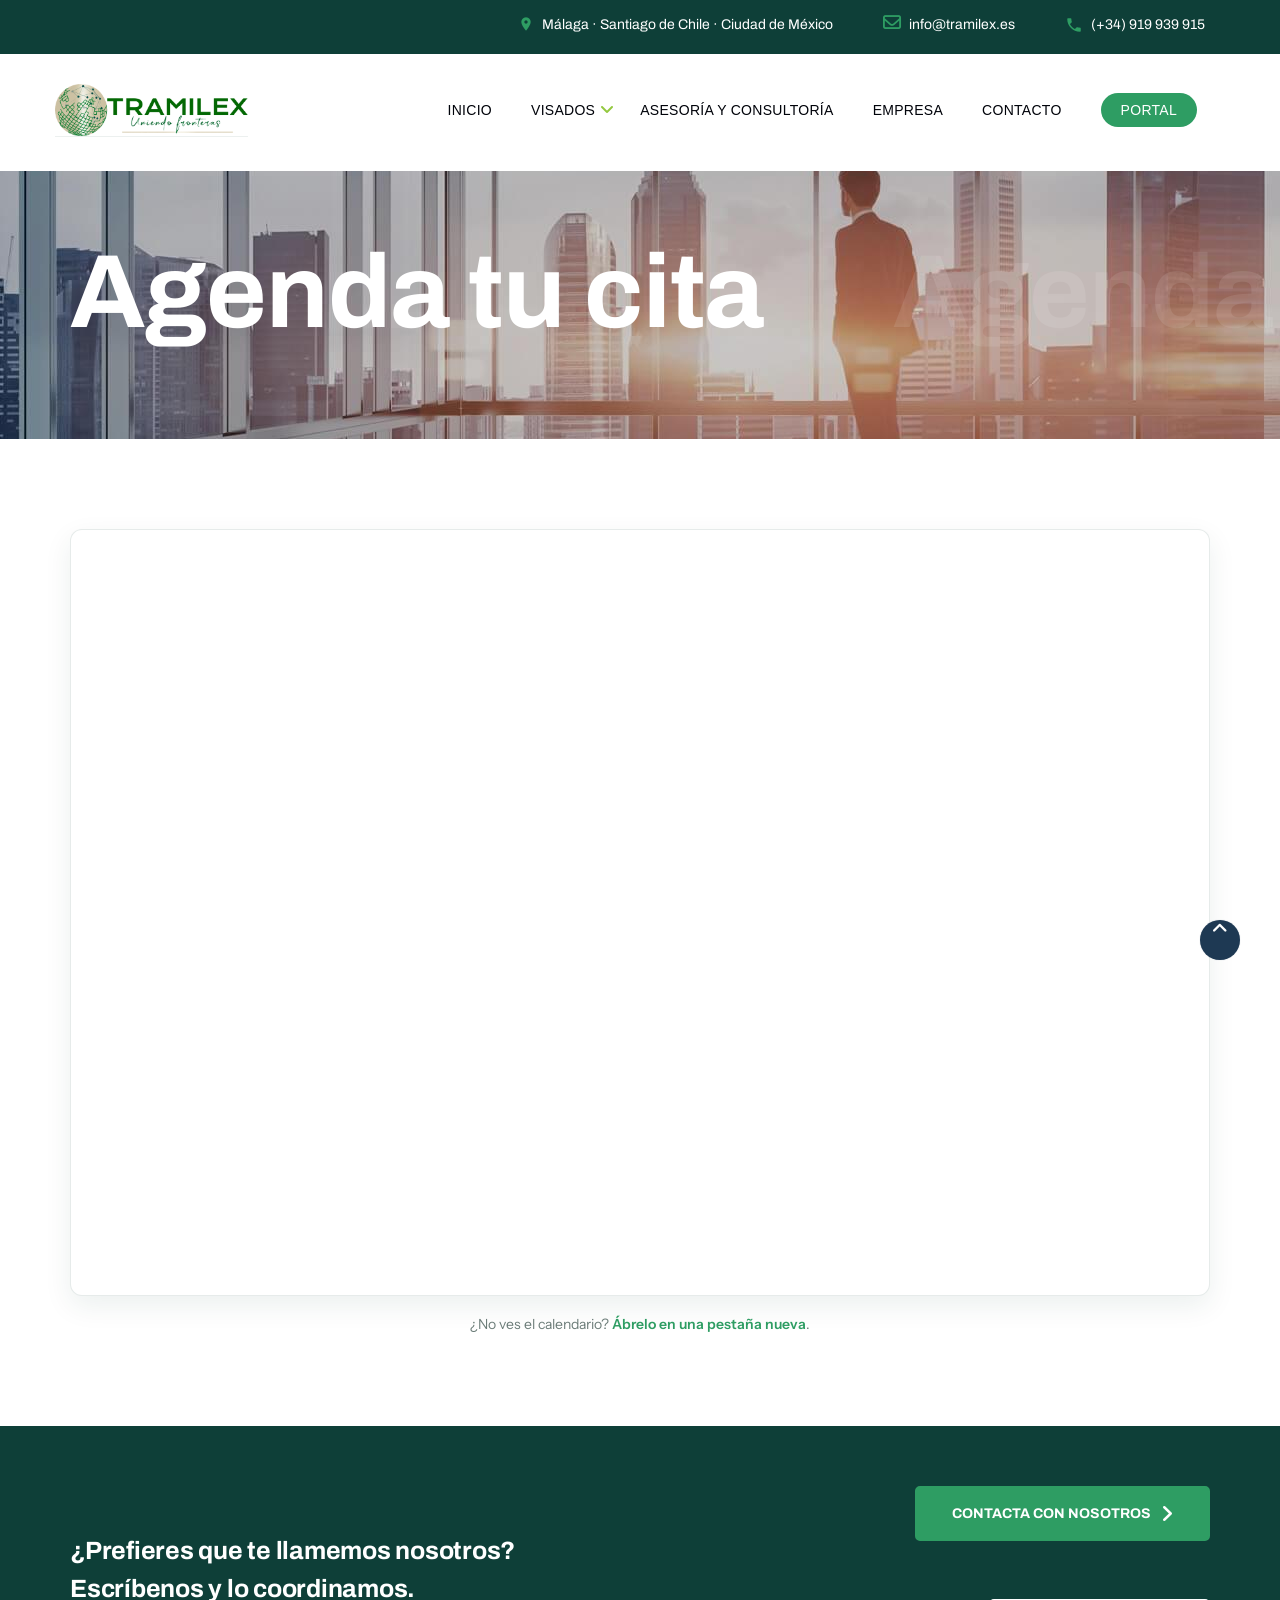
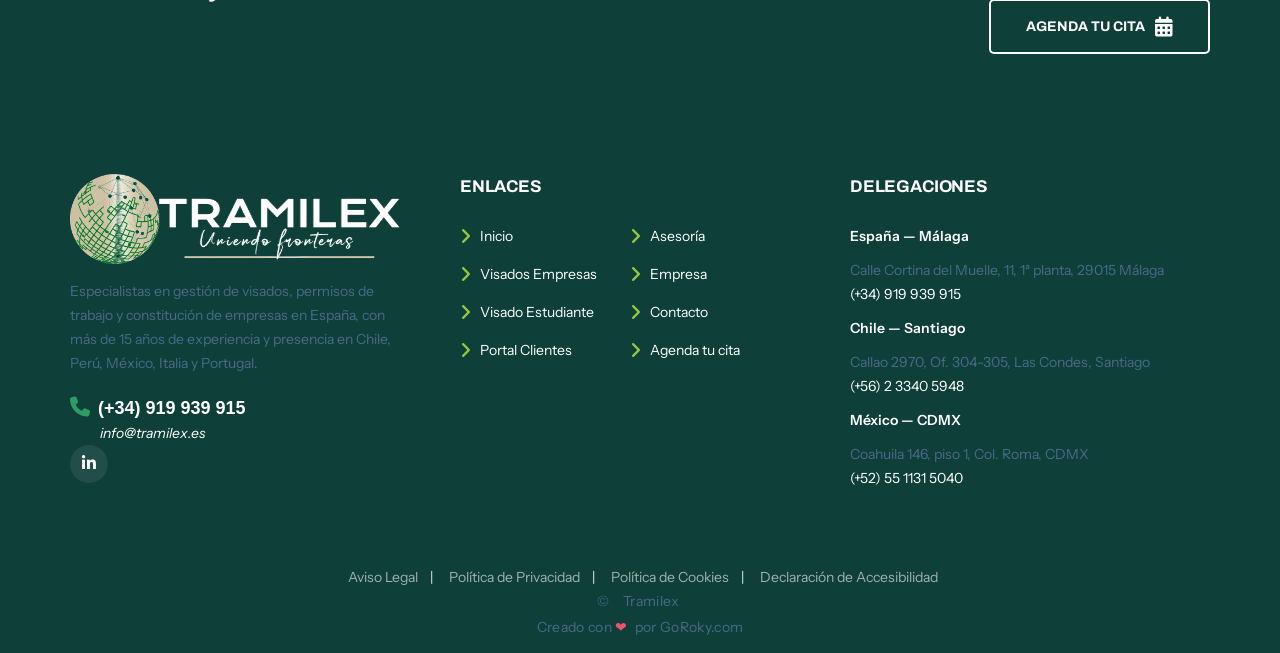
<file: agenda.html>
<!DOCTYPE html>
<html class="#{html_class}" lang="es">
  <head>
    <title>Agenda tu Cita Online con Tramilex | Visados y Extranjería</title>
    <meta name="description" content="Reserva online tu cita con nuestros expertos en visados y extranjería. Elige el día y la hora que prefieras desde nuestro calendario.">
    <link rel="canonical" href="https://tramilex.es/agenda.html">
    <meta name="format-detection" content="telephone=no">
    <meta name="viewport" content="width=device-width, height=device-height, initial-scale=1.0, maximum-scale=1.0, user-scalable=0">
    <meta http-equiv="X-UA-Compatible" content="IE=edge">
    <meta charset="utf-8">
    <meta name="theme-color" content="#0E3F38">
    <link rel="icon" href="images/favicon.ico" type="image/x-icon">
    <meta property="og:type" content="website">
    <meta property="og:site_name" content="Tramilex">
    <meta property="og:locale" content="es_ES">
    <meta property="og:url" content="https://tramilex.es/agenda.html">
    <meta property="og:title" content="Agenda tu Cita Online con Tramilex | Visados y Extranjería">
    <meta property="og:description" content="Reserva online tu cita con nuestros expertos en visados y extranjería. Elige el día y la hora que prefieras desde nuestro calendario.">
    <meta property="og:image" content="https://tramilex.es/images/og/tramilex-social-share.png">
    <meta property="og:image:width" content="1200">
    <meta property="og:image:height" content="630">
    <meta name="twitter:card" content="summary_large_image">
    <meta name="twitter:title" content="Agenda tu Cita Online con Tramilex | Visados y Extranjería">
    <meta name="twitter:description" content="Reserva online tu cita con nuestros expertos en visados y extranjería. Elige el día y la hora que prefieras desde nuestro calendario.">
    <meta name="twitter:image" content="https://tramilex.es/images/og/tramilex-social-share.png">
    <link rel="stylesheet" type="text/css" href="//fonts.googleapis.com/css?family=Archivo:400,500,600,700%7CInstrument+Sans:400,500,600,700">
    <link rel="stylesheet" href="css/bootstrap.css">
    <link rel="stylesheet" href="css/fonts.css">
    <link rel="stylesheet" href="css/style.css">
    <link rel="stylesheet" href="css/tramilex-theme.css">
    <link rel="stylesheet" href="https://cdnjs.cloudflare.com/ajax/libs/font-awesome/6.5.1/css/all.min.css">
    <script type="application/ld+json">
{
  "@context": "https://schema.org",
  "@graph": [
    {
      "@type": "Organization",
      "@id": "https://tramilex.es/#organization",
      "name": "Tramilex",
      "alternateName": "Legal Compliance and Business Management SPA",
      "url": "https://tramilex.es/",
      "logo": "https://tramilex.es/images/brand/tramilex-logo-cropped.png",
      "image": "https://tramilex.es/images/og/tramilex-social-share.png",
      "sameAs": [
        "https://www.linkedin.com/company/tramilex/"
      ],
      "description": "Especialistas en gestión de visados, permisos de trabajo, extranjería y constitución de empresas en España, con presencia en Chile, Perú, México, Italia y Portugal.",
      "contactPoint": [
        {
          "@type": "ContactPoint",
          "telephone": "+34-919-939-915",
          "contactType": "customer service",
          "areaServed": "ES",
          "availableLanguage": [
            "Spanish"
          ]
        },
        {
          "@type": "ContactPoint",
          "telephone": "+56-2-3340-5948",
          "contactType": "customer service",
          "areaServed": "CL",
          "availableLanguage": [
            "Spanish"
          ]
        },
        {
          "@type": "ContactPoint",
          "telephone": "+52-55-1131-5040",
          "contactType": "customer service",
          "areaServed": "MX",
          "availableLanguage": [
            "Spanish"
          ]
        }
      ]
    },
    {
      "@type": "ProfessionalService",
      "@id": "https://tramilex.es/#office-malaga",
      "name": "Tramilex — Málaga, España",
      "parentOrganization": {
        "@id": "https://tramilex.es/#organization"
      },
      "image": "https://tramilex.es/images/og/tramilex-social-share.png",
      "telephone": "+34-919-939-915",
      "email": "info@tramilex.es",
      "priceRange": "$$",
      "address": {
        "@type": "PostalAddress",
        "streetAddress": "Calle Cortina del Muelle, 11, 1ª planta",
        "addressLocality": "Málaga",
        "postalCode": "29015",
        "addressCountry": "ES"
      },
      "areaServed": [
        "Málaga",
        "Madrid",
        "España"
      ],
      "url": "https://tramilex.es/contacto.html"
    },
    {
      "@type": "ProfessionalService",
      "@id": "https://tramilex.es/#office-santiago",
      "name": "Tramilex — Santiago, Chile",
      "parentOrganization": {
        "@id": "https://tramilex.es/#organization"
      },
      "image": "https://tramilex.es/images/og/tramilex-social-share.png",
      "telephone": "+56-2-3340-5948",
      "email": "info@tramilex.es",
      "priceRange": "$$",
      "address": {
        "@type": "PostalAddress",
        "streetAddress": "Callao 2970, Of. 304-305, Las Condes",
        "addressLocality": "Santiago",
        "addressCountry": "CL"
      },
      "areaServed": [
        "Santiago",
        "Chile"
      ],
      "url": "https://tramilex.es/contacto.html"
    },
    {
      "@type": "ProfessionalService",
      "@id": "https://tramilex.es/#office-cdmx",
      "name": "Tramilex — Ciudad de México, México",
      "parentOrganization": {
        "@id": "https://tramilex.es/#organization"
      },
      "image": "https://tramilex.es/images/og/tramilex-social-share.png",
      "telephone": "+52-55-1131-5040",
      "email": "info@tramilex.es",
      "priceRange": "$$",
      "address": {
        "@type": "PostalAddress",
        "streetAddress": "Coahuila 146, piso 1, Col. Roma",
        "addressLocality": "Ciudad de México",
        "addressCountry": "MX"
      },
      "areaServed": [
        "Ciudad de México",
        "México"
      ],
      "url": "https://tramilex.es/contacto.html"
    },
    {
      "@type": "WebSite",
      "@id": "https://tramilex.es/#website",
      "url": "https://tramilex.es/",
      "name": "Tramilex",
      "publisher": {
        "@id": "https://tramilex.es/#organization"
      },
      "inLanguage": "es-ES"
    }
  ]
}
    </script>
    <script type="application/ld+json">
{
  "@context": "https://schema.org",
  "@type": "BreadcrumbList",
  "itemListElement": [
    {
      "@type": "ListItem",
      "position": 1,
      "name": "Inicio",
      "item": "https://tramilex.es/"
    },
    {
      "@type": "ListItem",
      "position": 2,
      "name": "Agenda tu cita",
      "item": "https://tramilex.es/agenda.html"
    }
  ]
}
    </script>
</head>
  <body>
    <div class="page">
      <div class="page-loader page-loader-variant-1">
        <div><a class="brand brand-md brand-inverse" href="index.html"><img src="images/brand/tramilex-logo-cropped.png" alt="Tramilex" width="223" height="60"/></a>
          <div class="page-loader-body">
            <div id="spinningSquaresG">
              <div class="spinningSquaresG" id="spinningSquaresG_1"></div>
              <div class="spinningSquaresG" id="spinningSquaresG_2"></div>
              <div class="spinningSquaresG" id="spinningSquaresG_3"></div>
              <div class="spinningSquaresG" id="spinningSquaresG_4"></div>
              <div class="spinningSquaresG" id="spinningSquaresG_5"></div>
              <div class="spinningSquaresG" id="spinningSquaresG_6"></div>
              <div class="spinningSquaresG" id="spinningSquaresG_7"></div>
              <div class="spinningSquaresG" id="spinningSquaresG_8"></div>
            </div>
          </div>
        </div>
      </div>
      <header class="page-head">
        <div class="rd-navbar-wrap">
          <nav class="rd-navbar rd-navbar-corporate-dark" data-layout="rd-navbar-fixed" data-sm-layout="rd-navbar-fixed" data-md-layout="rd-navbar-fixed" data-md-device-layout="rd-navbar-fixed" data-lg-layout="rd-navbar-static" data-lg-device-layout="rd-navbar-static" data-xl-device-layout="rd-navbar-static" data-xxl-device-layout="rd-navbar-static" data-xl-layout="rd-navbar-static" data-xxl-layout="rd-navbar-static" data-stick-up-clone="false" data-md-stick-up-offset="53px" data-lg-stick-up-offset="53px" data-md-stick-up="true" data-lg-stick-up="true">
            <div class="rd-navbar-inner">
              <div class="rd-navbar-aside">
                <div class="rd-navbar-aside-toggle" data-custom-toggle=".rd-navbar-aside" data-custom-toggle-disable-on-blur="true"><span></span></div>
                <div class="rd-navbar-aside-content context-dark">
                  <ul class="rd-navbar-aside-group list-units">
                    <li>
                      <div class="unit flex-row unit-spacing-xs">
                        <div class="unit-left"><span class="icon icon-xxs-small icon-primary material-icons-place icon-shift-1 offset-top-2"></span></div>
                        <div class="unit-body"><a class="link-white-v2 d-inline font-accent" href="contacto.html">Málaga · Santiago de Chile · Ciudad de México</a></div>
                      </div>
                    </li>
                    <li>
                      <div class="unit flex-row unit-spacing-xs">
                        <div class="unit-left"><span class="icon icon-xxs icon-primary fa-envelope-o offset-top-2"></span></div>
                        <div class="unit-body"><a class="link-white-v2 font-accent" href="mailto:info@tramilex.es">info@tramilex.es</a></div>
                      </div>
                    </li>
                    <li>
                      <div class="unit flex-row unit-spacing-xs">
                        <div class="unit-left"><span class="icon icon-xxs icon-primary material-icons-phone icon-shift-2"></span></div>
                        <div class="unit-body"><a class="link-white-v2 font-accent" href="tel:+34919939915">(+34) 919 939 915</a></div>
                      </div>
                    </li>
                  </ul>
                </div>
              </div>
              <div class="rd-navbar-group rd-navbar-search-wrap">
                <div class="rd-navbar-panel">
                  <button class="rd-navbar-toggle" data-custom-toggle=".rd-navbar-nav-wrap" data-custom-toggle-disable-on-blur="true"><span></span></button><a class="rd-navbar-brand brand" href="index.html"><img src="images/brand/tramilex-logo-header.png" alt="Tramilex" width="193" height="52"/></a>
                </div>
                <div class="rd-navbar-nav-wrap">
                  <div class="rd-navbar-nav-inner">
                    <ul class="rd-navbar-nav">
                      <li><a href="index.html">Inicio</a></li>
                      <li><a href="#">Visados</a>
                        <ul class="rd-navbar-dropdown">
                          <li><a href="visados-empresas-trabajadores.html">Visado Empresas y Trabajadores</a></li>
                          <li><a href="visado-estudiante.html">Visado de Estudiante</a></li>
                          <li><a href="https://tramilex.goroky.es/" target="_blank" rel="noopener">Área de Clientes</a></li>
                        </ul>
                      </li>
                      <li><a href="asesoria.html">Asesoría y Consultoría</a></li>
                      <li><a href="empresa.html">Empresa</a></li>
                      <li><a href="contacto.html">Contacto</a></li>
                      <li><a class="tramilex-nav-btn" href="https://tramilex.goroky.es/" target="_blank" rel="noopener">Portal</a></li>
                    </ul>

                  </div>
                </div>
              </div>
            </div>
          </nav>
        </div>
      </header>

      <section class="section-30 section-md-40 section-lg-66 section-xl-bottom-90 bg-gray-dark page-title-wrap" style="background-image: url(images/bg-image-2.jpg);">
        <div class="container">
          <div class="page-title">
            <h1>Agenda tu cita</h1>
            <p class="text-white offset-top-10">Elige el día y la hora que mejor te vengan.</p>
          </div>
        </div>
      </section>

      <section class="section-60 section-md-90">
        <div class="container">
          <div class="tramilex-booking-iframe-wrap">
            <iframe src="https://tramilex.goroky.es/citas/reservar" title="Agenda tu cita - Tramilex" loading="lazy"></iframe>
          </div>
          <p class="tramilex-booking-fallback">¿No ves el calendario? <a class="link-primary fw-sbold" href="https://tramilex.goroky.es/citas/reservar" target="_blank" rel="noopener">Ábrelo en una pestaña nueva</a>.</p>
        </div>
      </section>

      <section class="section-40 section-md-60 bg-cello">
        <div class="container">
          <div class="row align-items-center justify-content-between row-30">
            <div class="col-lg-6"><h4 class="text-white offset-bottom-0">¿Prefieres que te llamemos nosotros? Escríbenos y lo coordinamos.</h4></div>
            <div class="col-lg-5 text-lg-end">
              <div class="d-inline-flex flex-wrap justify-content-lg-end" style="gap:14px;">
                <a class="btn btn-icon btn-icon-right btn-primary" href="contacto.html"><span class="icon icon-xs-smaller fa-angle-right"></span>Contacta con nosotros</a>
                <a class="btn btn-icon btn-icon-right btn-white-outline" href="agenda.html"><span class="icon icon-xs-smaller fa-calendar"></span>Agenda tu cita</a>
              </div>
            </div>
          </div>
        </div>
      </section>
      <section class="section-40 section-md-60 bg-cello section-footer">
        <div class="container">
          <div class="row justify-content-sm-center">
            <div class="col-sm-10 col-md-11 col-lg-12">
              <div class="row row-50">
                <div class="col-md-6 col-lg-4">
                  <div class="inset-lg-right-30 footer-logo">
                    <a href="index.html"><img src="images/brand/tramilex-logo-light-cropped.png" alt="Tramilex" width="334" height="90"/></a>
                    <p class="text-bismark offset-top-15">Especialistas en gestión de visados, permisos de trabajo y constitución de empresas en España, con más de 15 años de experiencia y presencia en Chile, Perú, México, Italia y Portugal.</p>
                  </div>
                  <div class="group-md group-top">
                    <div>
                      <div class="unit align-items-center unit-horizontal unit-spacing-xs">
                        <div class="unit-left"><span class="icon icon-xs-smaller icon-primary fa-phone"></span></div>
                        <div class="unit-body"><a class="link link-bold link-white-v2" href="tel:+34919939915">(+34) 919 939 915</a></div>
                      </div>
                      <div class="inset-left-30"><a class="link-white-v2 fst-italic" href="mailto:info@tramilex.es">info@tramilex.es</a></div>
                    </div>
                  </div>
                  <div class="tramilex-social offset-top-20">
                    <a class="tramilex-social-icon" href="https://www.linkedin.com/company/tramilex/" target="_blank" rel="noopener" aria-label="Tramilex en LinkedIn"><span class="icon fa-linkedin"></span></a>
                  </div>
                </div>
                <div class="col-md-6 col-lg-4">
                  <h6 class="text-uppercase text-big footer-title">Enlaces</h6>
                  <div class="row" style="max-width: 340px;">
                    <div class="col-6">
                      <ul class="list-marked-variant-2">
                        <li><a href="index.html">Inicio</a></li>
                        <li><a href="visados-empresas-trabajadores.html">Visados Empresas</a></li>
                        <li><a href="visado-estudiante.html">Visado Estudiante</a></li>
                        <li><a href="https://tramilex.goroky.es/login" target="_blank" rel="noopener">Portal Clientes</a></li>
                      </ul>
                    </div>
                    <div class="col-6">
                      <ul class="list-marked-variant-2">
                        <li><a href="asesoria.html">Asesoría</a></li>
                        <li><a href="empresa.html">Empresa</a></li>
                        <li><a href="contacto.html">Contacto</a></li>
                        <li><a href="agenda.html">Agenda tu cita</a></li>
                      </ul>
                    </div>
                  </div>
                </div>
                <div class="col-md-6 col-lg-4">
                  <h6 class="text-uppercase text-big footer-title">Delegaciones</h6>
                  <div class="group-sm">
                    <p class="text-bismark fw-sbold text-white offset-top-0">España — Málaga</p>
                    <p class="text-bismark">Calle Cortina del Muelle, 11, 1ª planta, 29015 Málaga<br><a class="link-white-v2" href="tel:+34919939915">(+34) 919 939 915</a></p>
                    <p class="text-bismark fw-sbold text-white">Chile — Santiago</p>
                    <p class="text-bismark">Callao 2970, Of. 304-305, Las Condes, Santiago<br><a class="link-white-v2" href="tel:+56233405948">(+56) 2 3340 5948</a></p>
                    <p class="text-bismark fw-sbold text-white">México — CDMX</p>
                    <p class="text-bismark">Coahuila 146, piso 1, Col. Roma, CDMX<br><a class="link-white-v2" href="tel:+525511315040">(+52) 55 1131 5040</a></p>
                  </div>
                </div>
              </div>
            </div>
          </div>
        </div>
      </section>

      <footer class="page-foot section-15 bg-cloud-burst">
        <div class="container text-center">
          <div class="row">
            <div class="col-md-12">
              <ul class="list-inline list-inline-dashed tramilex-legal-links offset-bottom-10">
                <li><a href="aviso-legal.html">Aviso Legal</a></li>
<li><a href="politica-privacidad.html">Política de Privacidad</a></li>
<li><a href="politica-cookies.html">Política de Cookies</a></li>
<li><a href="declaracion-accesibilidad.html">Declaración de Accesibilidad</a></li>
              </ul>
              <p class="rights text-bismark"><span>&#169;&nbsp;</span><span id="copyright-year"></span><span>&nbsp;Tramilex</span></p>
              <p class="rights text-bismark tramilex-credit">Creado con <span class="tramilex-heart" aria-hidden="true">&#10084;</span> por GoRoky.com</p>
            </div>
          </div>
        </div>
      </footer>
    </div>
    
    <div class="snackbars" id="form-output-global"></div>
    <script src="js/core.min.js"></script>
    <script src="js/script.js"></script>
    <script src="js/reveal.js"></script>
    <script src="js/site-settings.js"></script>
    
  </body>
</html>
</file>
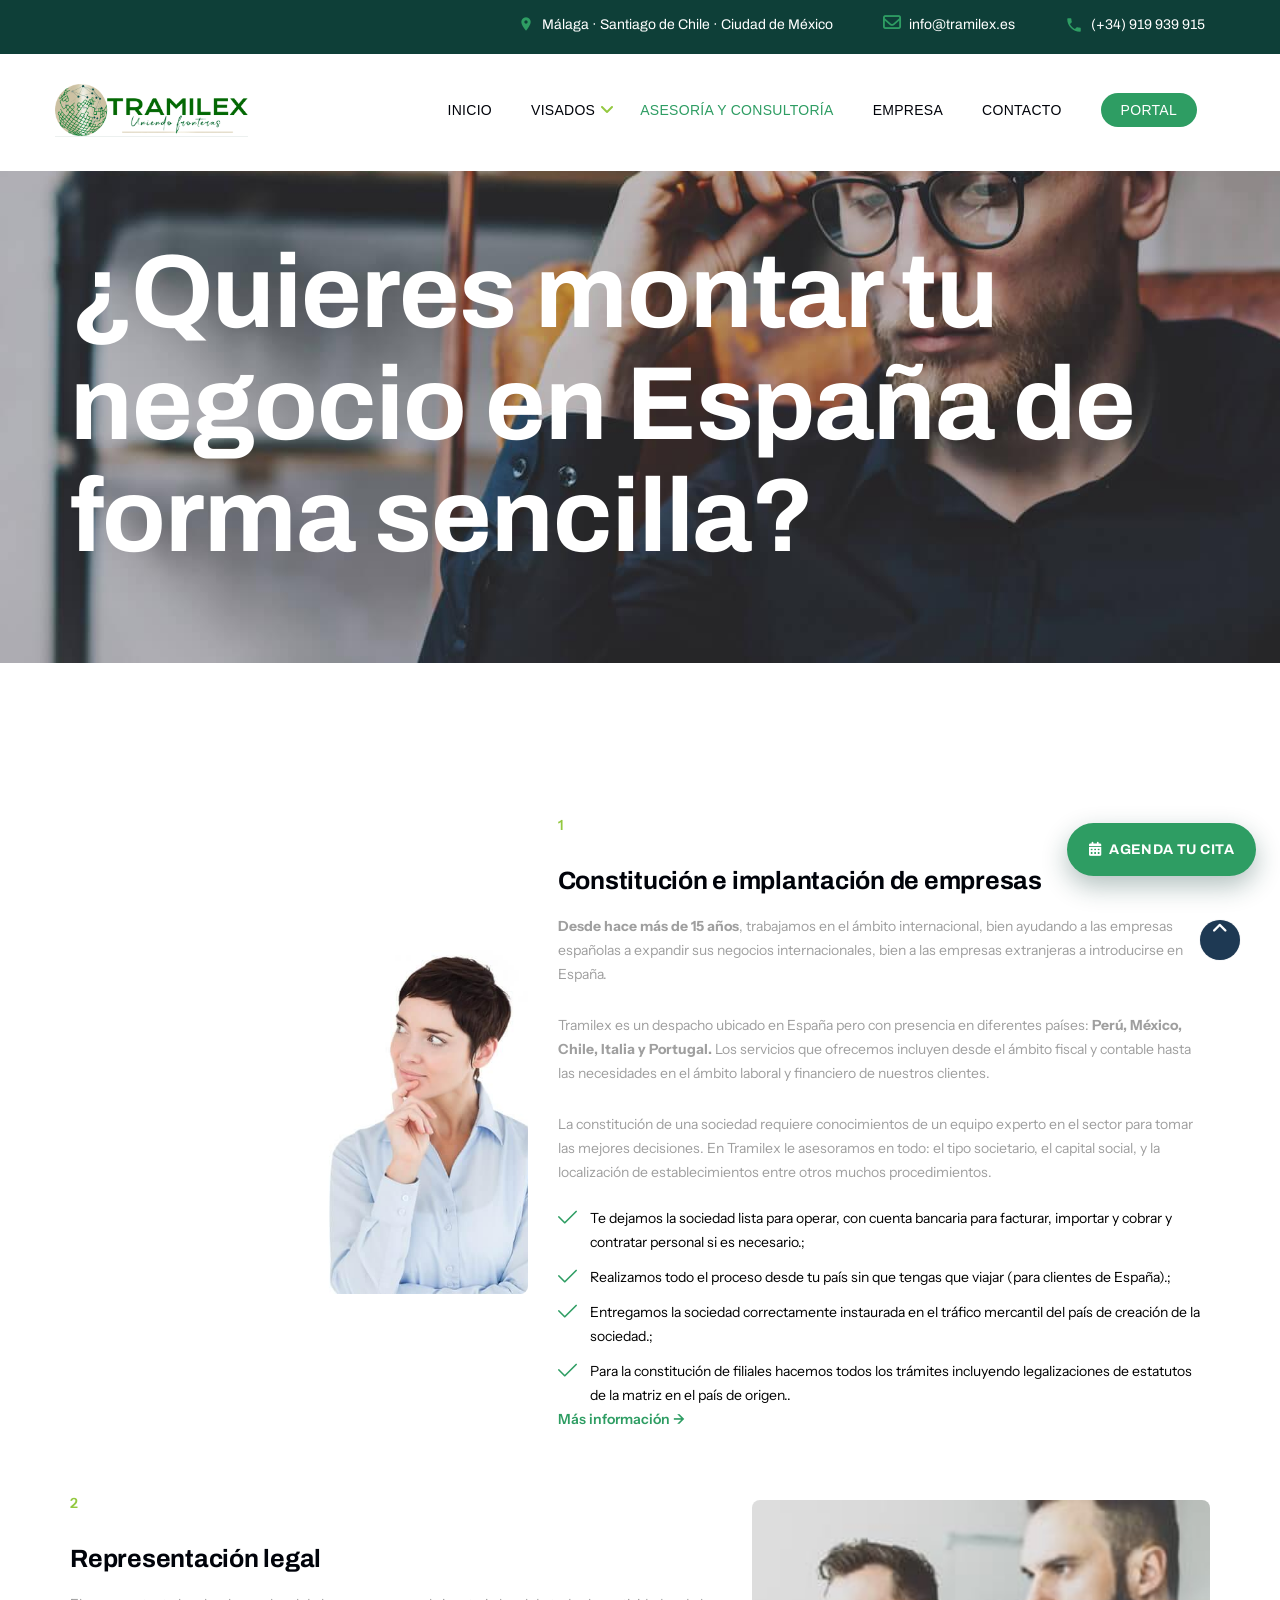
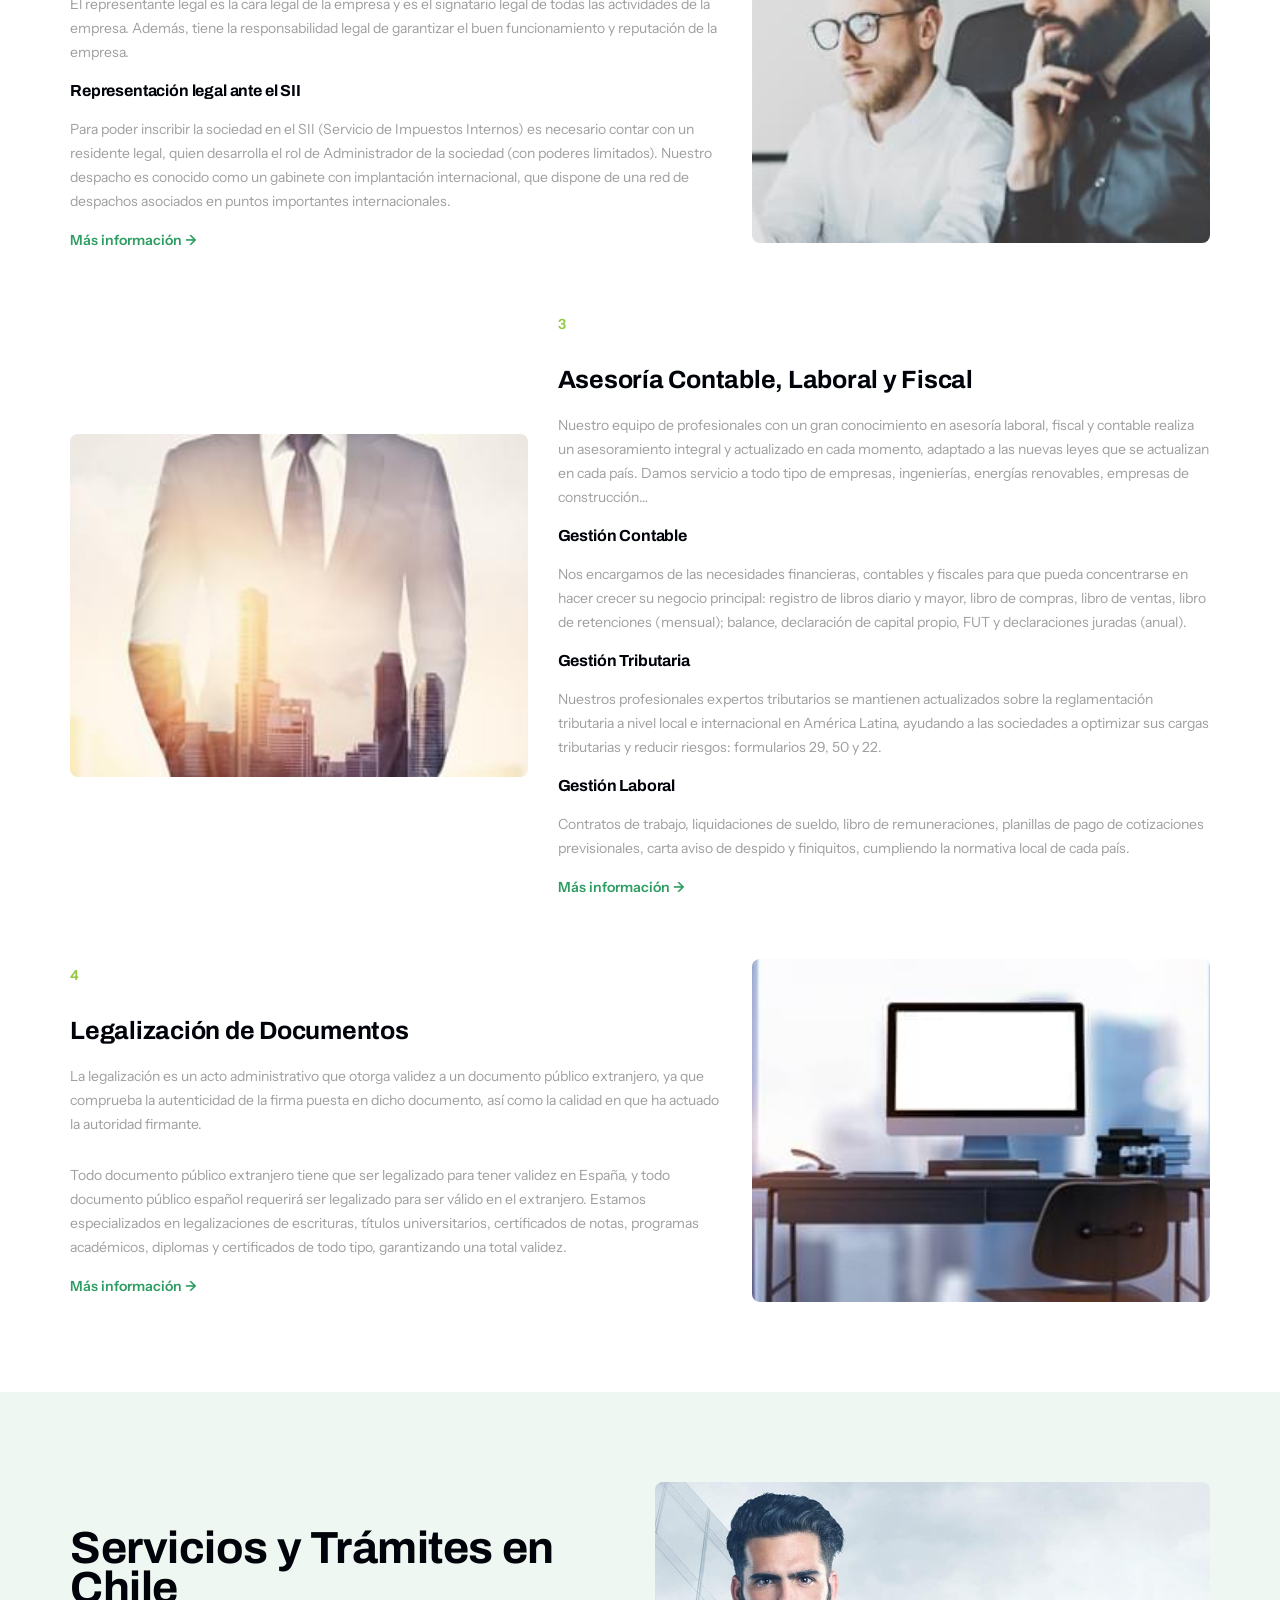
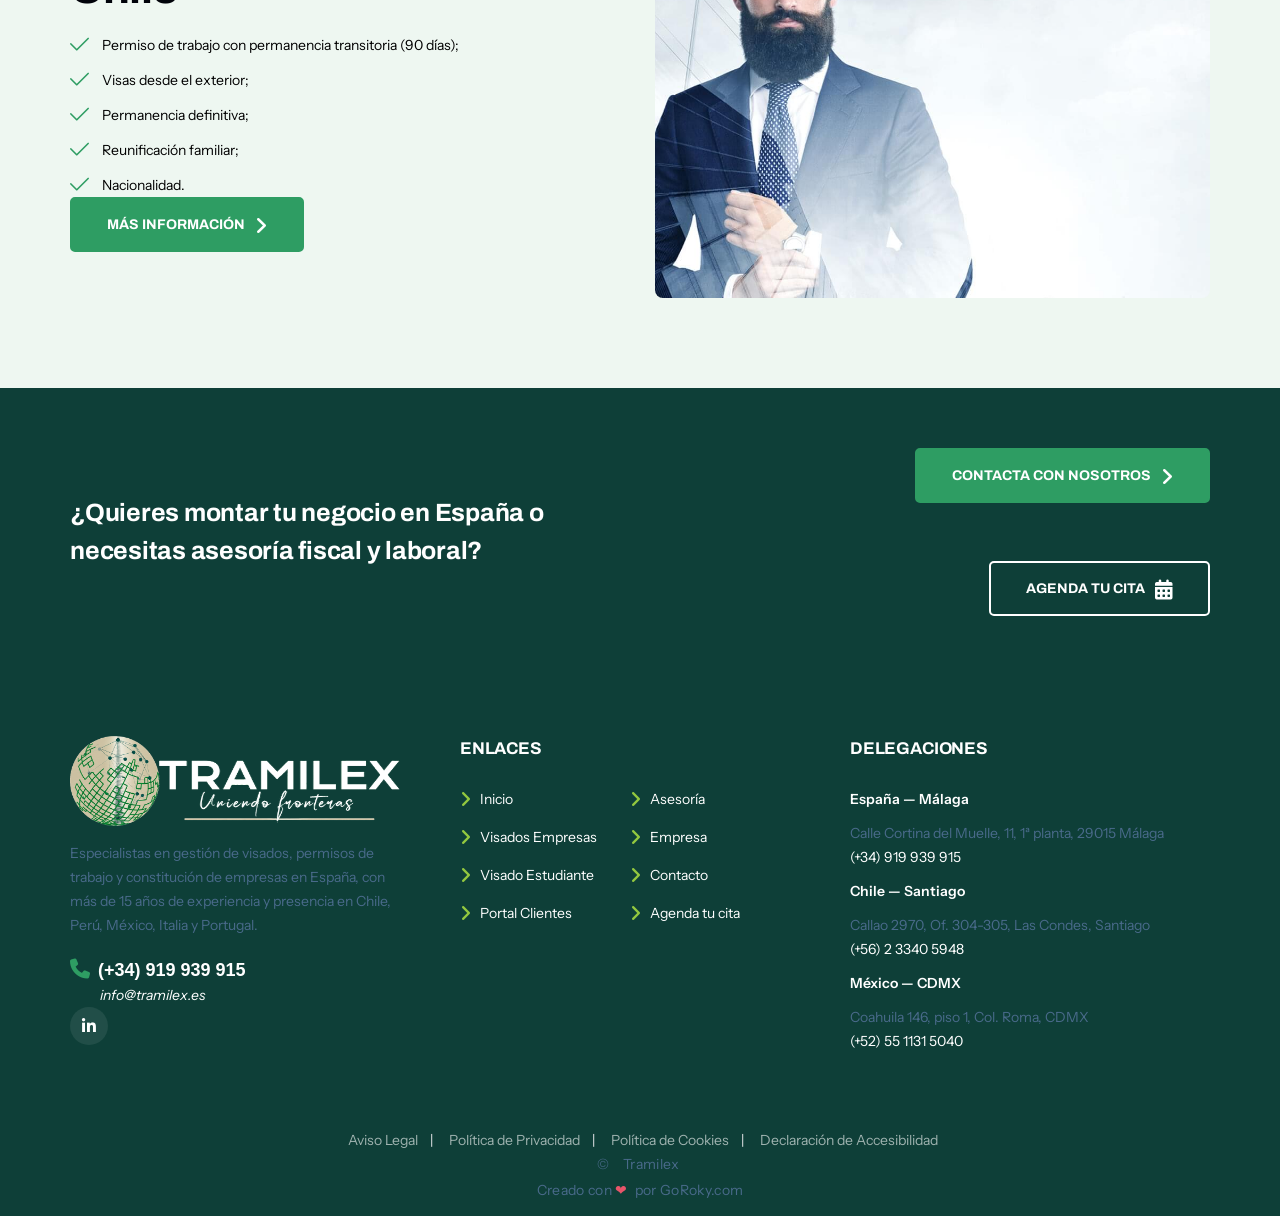
<file: asesoria.html>
<!DOCTYPE html>
<html class="#{html_class}" lang="es">
  <head>
    <title>Constitución de Empresas y Asesoría Fiscal en España | Tramilex</title>
    <meta name="description" content="Asesoría integral para constituir tu empresa en España: representación legal, gestión contable, laboral y fiscal, y legalización de documentos. Servicio para clientes de Chile, Perú, México e Italia.">
    <link rel="canonical" href="https://tramilex.es/asesoria.html">
    <meta name="format-detection" content="telephone=no">
    <meta name="viewport" content="width=device-width, height=device-height, initial-scale=1.0, maximum-scale=1.0, user-scalable=0">
    <meta http-equiv="X-UA-Compatible" content="IE=edge">
    <meta charset="utf-8">
    <meta name="theme-color" content="#0E3F38">
    <link rel="icon" href="images/favicon.ico" type="image/x-icon">
    <meta property="og:type" content="website">
    <meta property="og:site_name" content="Tramilex">
    <meta property="og:locale" content="es_ES">
    <meta property="og:url" content="https://tramilex.es/asesoria.html">
    <meta property="og:title" content="Constitución de Empresas y Asesoría Fiscal en España | Tramilex">
    <meta property="og:description" content="Asesoría integral para constituir tu empresa en España: representación legal, gestión contable, laboral y fiscal, y legalización de documentos. Servicio para clientes de Chile, Perú, México e Italia.">
    <meta property="og:image" content="https://tramilex.es/images/og/tramilex-social-share.png">
    <meta property="og:image:width" content="1200">
    <meta property="og:image:height" content="630">
    <meta name="twitter:card" content="summary_large_image">
    <meta name="twitter:title" content="Constitución de Empresas y Asesoría Fiscal en España | Tramilex">
    <meta name="twitter:description" content="Asesoría integral para constituir tu empresa en España: representación legal, gestión contable, laboral y fiscal, y legalización de documentos. Servicio para clientes de Chile, Perú, México e Italia.">
    <meta name="twitter:image" content="https://tramilex.es/images/og/tramilex-social-share.png">
    <link rel="stylesheet" type="text/css" href="//fonts.googleapis.com/css?family=Archivo:400,500,600,700%7CInstrument+Sans:400,500,600,700">
    <link rel="stylesheet" href="css/bootstrap.css">
    <link rel="stylesheet" href="css/fonts.css">
    <link rel="stylesheet" href="css/style.css">
    <link rel="stylesheet" href="css/tramilex-theme.css">
    <link rel="stylesheet" href="https://cdnjs.cloudflare.com/ajax/libs/font-awesome/6.5.1/css/all.min.css">
    <script type="application/ld+json">
{
  "@context": "https://schema.org",
  "@graph": [
    {
      "@type": "Organization",
      "@id": "https://tramilex.es/#organization",
      "name": "Tramilex",
      "alternateName": "Legal Compliance and Business Management SPA",
      "url": "https://tramilex.es/",
      "logo": "https://tramilex.es/images/brand/tramilex-logo-cropped.png",
      "image": "https://tramilex.es/images/og/tramilex-social-share.png",
      "sameAs": [
        "https://www.linkedin.com/company/tramilex/"
      ],
      "description": "Especialistas en gestión de visados, permisos de trabajo, extranjería y constitución de empresas en España, con presencia en Chile, Perú, México, Italia y Portugal.",
      "contactPoint": [
        {
          "@type": "ContactPoint",
          "telephone": "+34-919-939-915",
          "contactType": "customer service",
          "areaServed": "ES",
          "availableLanguage": [
            "Spanish"
          ]
        },
        {
          "@type": "ContactPoint",
          "telephone": "+56-2-3340-5948",
          "contactType": "customer service",
          "areaServed": "CL",
          "availableLanguage": [
            "Spanish"
          ]
        },
        {
          "@type": "ContactPoint",
          "telephone": "+52-55-1131-5040",
          "contactType": "customer service",
          "areaServed": "MX",
          "availableLanguage": [
            "Spanish"
          ]
        }
      ]
    },
    {
      "@type": "ProfessionalService",
      "@id": "https://tramilex.es/#office-malaga",
      "name": "Tramilex — Málaga, España",
      "parentOrganization": {
        "@id": "https://tramilex.es/#organization"
      },
      "image": "https://tramilex.es/images/og/tramilex-social-share.png",
      "telephone": "+34-919-939-915",
      "email": "info@tramilex.es",
      "priceRange": "$$",
      "address": {
        "@type": "PostalAddress",
        "streetAddress": "Calle Cortina del Muelle, 11, 1ª planta",
        "addressLocality": "Málaga",
        "postalCode": "29015",
        "addressCountry": "ES"
      },
      "areaServed": [
        "Málaga",
        "Madrid",
        "España"
      ],
      "url": "https://tramilex.es/contacto.html"
    },
    {
      "@type": "ProfessionalService",
      "@id": "https://tramilex.es/#office-santiago",
      "name": "Tramilex — Santiago, Chile",
      "parentOrganization": {
        "@id": "https://tramilex.es/#organization"
      },
      "image": "https://tramilex.es/images/og/tramilex-social-share.png",
      "telephone": "+56-2-3340-5948",
      "email": "info@tramilex.es",
      "priceRange": "$$",
      "address": {
        "@type": "PostalAddress",
        "streetAddress": "Callao 2970, Of. 304-305, Las Condes",
        "addressLocality": "Santiago",
        "addressCountry": "CL"
      },
      "areaServed": [
        "Santiago",
        "Chile"
      ],
      "url": "https://tramilex.es/contacto.html"
    },
    {
      "@type": "ProfessionalService",
      "@id": "https://tramilex.es/#office-cdmx",
      "name": "Tramilex — Ciudad de México, México",
      "parentOrganization": {
        "@id": "https://tramilex.es/#organization"
      },
      "image": "https://tramilex.es/images/og/tramilex-social-share.png",
      "telephone": "+52-55-1131-5040",
      "email": "info@tramilex.es",
      "priceRange": "$$",
      "address": {
        "@type": "PostalAddress",
        "streetAddress": "Coahuila 146, piso 1, Col. Roma",
        "addressLocality": "Ciudad de México",
        "addressCountry": "MX"
      },
      "areaServed": [
        "Ciudad de México",
        "México"
      ],
      "url": "https://tramilex.es/contacto.html"
    },
    {
      "@type": "WebSite",
      "@id": "https://tramilex.es/#website",
      "url": "https://tramilex.es/",
      "name": "Tramilex",
      "publisher": {
        "@id": "https://tramilex.es/#organization"
      },
      "inLanguage": "es-ES"
    }
  ]
}
    </script>
    <script type="application/ld+json">
{
  "@context": "https://schema.org",
  "@type": "BreadcrumbList",
  "itemListElement": [
    {
      "@type": "ListItem",
      "position": 1,
      "name": "Inicio",
      "item": "https://tramilex.es/"
    },
    {
      "@type": "ListItem",
      "position": 2,
      "name": "Asesoría y Consultoría",
      "item": "https://tramilex.es/asesoria.html"
    }
  ]
}
    </script>
</head>
  <body>
    <div class="page">
      <div class="page-loader page-loader-variant-1">
        <div><a class="brand brand-md brand-inverse" href="index.html"><img src="images/brand/tramilex-logo-cropped.png" alt="Tramilex" width="223" height="60"/></a>
          <div class="page-loader-body">
            <div id="spinningSquaresG">
              <div class="spinningSquaresG" id="spinningSquaresG_1"></div>
              <div class="spinningSquaresG" id="spinningSquaresG_2"></div>
              <div class="spinningSquaresG" id="spinningSquaresG_3"></div>
              <div class="spinningSquaresG" id="spinningSquaresG_4"></div>
              <div class="spinningSquaresG" id="spinningSquaresG_5"></div>
              <div class="spinningSquaresG" id="spinningSquaresG_6"></div>
              <div class="spinningSquaresG" id="spinningSquaresG_7"></div>
              <div class="spinningSquaresG" id="spinningSquaresG_8"></div>
            </div>
          </div>
        </div>
      </div>
      <header class="page-head">
        <div class="rd-navbar-wrap">
          <nav class="rd-navbar rd-navbar-corporate-dark" data-layout="rd-navbar-fixed" data-sm-layout="rd-navbar-fixed" data-md-layout="rd-navbar-fixed" data-md-device-layout="rd-navbar-fixed" data-lg-layout="rd-navbar-static" data-lg-device-layout="rd-navbar-static" data-xl-device-layout="rd-navbar-static" data-xxl-device-layout="rd-navbar-static" data-xl-layout="rd-navbar-static" data-xxl-layout="rd-navbar-static" data-stick-up-clone="false" data-md-stick-up-offset="53px" data-lg-stick-up-offset="53px" data-md-stick-up="true" data-lg-stick-up="true">
            <div class="rd-navbar-inner">
              <div class="rd-navbar-aside">
                <div class="rd-navbar-aside-toggle" data-custom-toggle=".rd-navbar-aside" data-custom-toggle-disable-on-blur="true"><span></span></div>
                <div class="rd-navbar-aside-content context-dark">
                  <ul class="rd-navbar-aside-group list-units">
                    <li>
                      <div class="unit flex-row unit-spacing-xs">
                        <div class="unit-left"><span class="icon icon-xxs-small icon-primary material-icons-place icon-shift-1 offset-top-2"></span></div>
                        <div class="unit-body"><a class="link-white-v2 d-inline font-accent" href="contacto.html">Málaga · Santiago de Chile · Ciudad de México</a></div>
                      </div>
                    </li>
                    <li>
                      <div class="unit flex-row unit-spacing-xs">
                        <div class="unit-left"><span class="icon icon-xxs icon-primary fa-envelope-o offset-top-2"></span></div>
                        <div class="unit-body"><a class="link-white-v2 font-accent" href="mailto:info@tramilex.es">info@tramilex.es</a></div>
                      </div>
                    </li>
                    <li>
                      <div class="unit flex-row unit-spacing-xs">
                        <div class="unit-left"><span class="icon icon-xxs icon-primary material-icons-phone icon-shift-2"></span></div>
                        <div class="unit-body"><a class="link-white-v2 font-accent" href="tel:+34919939915">(+34) 919 939 915</a></div>
                      </div>
                    </li>
                  </ul>
                </div>
              </div>
              <div class="rd-navbar-group rd-navbar-search-wrap">
                <div class="rd-navbar-panel">
                  <button class="rd-navbar-toggle" data-custom-toggle=".rd-navbar-nav-wrap" data-custom-toggle-disable-on-blur="true"><span></span></button><a class="rd-navbar-brand brand" href="index.html"><img src="images/brand/tramilex-logo-header.png" alt="Tramilex" width="193" height="52"/></a>
                </div>
                <div class="rd-navbar-nav-wrap">
                  <div class="rd-navbar-nav-inner">
                    <ul class="rd-navbar-nav">
                      <li><a href="index.html">Inicio</a></li>
                      <li><a href="#">Visados</a>
                        <ul class="rd-navbar-dropdown">
                          <li><a href="visados-empresas-trabajadores.html">Visado Empresas y Trabajadores</a></li>
                          <li><a href="visado-estudiante.html">Visado de Estudiante</a></li>
                          <li><a href="https://tramilex.goroky.es/" target="_blank" rel="noopener">Área de Clientes</a></li>
                        </ul>
                      </li>
                      <li class="active"><a href="asesoria.html">Asesoría y Consultoría</a></li>
                      <li><a href="empresa.html">Empresa</a></li>
                      <li><a href="contacto.html">Contacto</a></li>
                      <li><a class="tramilex-nav-btn" href="https://tramilex.goroky.es/" target="_blank" rel="noopener">Portal</a></li>
                    </ul>

                  </div>
                </div>
              </div>
            </div>
          </nav>
        </div>
      </header>

      <section class="section-30 section-md-40 section-lg-66 section-xl-bottom-90 bg-gray-dark page-title-wrap" style="background-image: url(images/bg-image-6.jpg);">
        <div class="container">
          <div class="page-title">
            <h1>¿Quieres montar tu negocio en España de forma sencilla?</h1>
            <p class="text-white offset-top-10">Podemos ayudarte. Nuestros servicios incluyen:</p>
          </div>
        </div>
      </section>

      <section class="section-60 section-md-90">
        <div class="container">

        <div class="row row-30 align-items-center offset-top-60">
          <div class="col-lg-5 "><img class="w-100" src="images/about-1.jpg" alt="Constitución de empresas en España"/></div>
          <div class="col-lg-7 ">
            <p class="text-primary text-uppercase fw-sbold offset-bottom-10">1</p>
            <h4>Constitución e implantación de empresas</h4>
            <p><strong>Desde hace más de 15 años</strong>, trabajamos en el ámbito internacional, bien ayudando a las empresas españolas a expandir sus negocios internacionales, bien a las empresas extranjeras a introducirse en España.</p>
    <p>Tramilex es un despacho ubicado en España pero con presencia en diferentes países: <strong>Perú, México, Chile, Italia y Portugal.</strong> Los servicios que ofrecemos incluyen desde el ámbito fiscal y contable hasta las necesidades en el ámbito laboral y financiero de nuestros clientes.</p>
    <p>La constitución de una sociedad requiere conocimientos de un equipo experto en el sector para tomar las mejores decisiones. En Tramilex le asesoramos en todo: el tipo societario, el capital social, y la localización de establecimientos entre otros muchos procedimientos.</p>
    <ul class="list-marked"><li>Te dejamos la sociedad lista para operar, con cuenta bancaria para facturar, importar y cobrar y contratar personal si es necesario.</li>
<li>Realizamos todo el proceso desde tu país sin que tengas que viajar (para clientes de España).</li>
<li>Entregamos la sociedad correctamente instaurada en el tráfico mercantil del país de creación de la sociedad.</li>
<li>Para la constitución de filiales hacemos todos los trámites incluyendo legalizaciones de estatutos de la matriz en el país de origen.</li></ul><div class="offset-top-20"><a class="link-primary fw-sbold" href="contacto.html">Más información →</a></div>
          </div>
        </div>
        <div class="row row-30 align-items-center offset-top-60">
          <div class="col-lg-5 order-lg-2"><img class="w-100" src="images/services-8-370x220.jpg" alt="Representación legal de empresas en España"/></div>
          <div class="col-lg-7 order-lg-1">
            <p class="text-primary text-uppercase fw-sbold offset-bottom-10">2</p>
            <h4>Representación legal</h4>
            <p>El representante legal es la cara legal de la empresa y es el signatario legal de todas las actividades de la empresa. Además, tiene la responsabilidad legal de garantizar el buen funcionamiento y reputación de la empresa.</p>
    <h6 class="offset-top-15">Representación legal ante el SII</h6>
    <p>Para poder inscribir la sociedad en el SII (Servicio de Impuestos Internos) es necesario contar con un residente legal, quien desarrolla el rol de Administrador de la sociedad (con poderes limitados). Nuestro despacho es conocido como un gabinete con implantación internacional, que dispone de una red de despachos asociados en puntos importantes internacionales.</p>
    <div class="offset-top-15"><a class="link-primary fw-sbold" href="contacto.html">Más información →</a></div>
          </div>
        </div>
        <div class="row row-30 align-items-center offset-top-60">
          <div class="col-lg-5 "><img class="w-100" src="images/services-6-370x220.jpg" alt="Asesoría contable, laboral y fiscal para empresas"/></div>
          <div class="col-lg-7 ">
            <p class="text-primary text-uppercase fw-sbold offset-bottom-10">3</p>
            <h4>Asesoría Contable, Laboral y Fiscal</h4>
            <p>Nuestro equipo de profesionales con un gran conocimiento en asesoría laboral, fiscal y contable realiza un asesoramiento integral y actualizado en cada momento, adaptado a las nuevas leyes que se actualizan en cada país. Damos servicio a todo tipo de empresas, ingenierías, energías renovables, empresas de construcción…</p>
    <h6 class="offset-top-15">Gestión Contable</h6>
    <p>Nos encargamos de las necesidades financieras, contables y fiscales para que pueda concentrarse en hacer crecer su negocio principal: registro de libros diario y mayor, libro de compras, libro de ventas, libro de retenciones (mensual); balance, declaración de capital propio, FUT y declaraciones juradas (anual).</p>
    <h6 class="offset-top-15">Gestión Tributaria</h6>
    <p>Nuestros profesionales expertos tributarios se mantienen actualizados sobre la reglamentación tributaria a nivel local e internacional en América Latina, ayudando a las sociedades a optimizar sus cargas tributarias y reducir riesgos: formularios 29, 50 y 22.</p>
    <h6 class="offset-top-15">Gestión Laboral</h6>
    <p>Contratos de trabajo, liquidaciones de sueldo, libro de remuneraciones, planillas de pago de cotizaciones previsionales, carta aviso de despido y finiquitos, cumpliendo la normativa local de cada país.</p>
    <div class="offset-top-15"><a class="link-primary fw-sbold" href="contacto.html">Más información →</a></div>
          </div>
        </div>
        <div class="row row-30 align-items-center offset-top-60">
          <div class="col-lg-5 order-lg-2"><img class="w-100" src="images/services-7-370x220.jpg" alt="Legalización de documentos extranjeros en España"/></div>
          <div class="col-lg-7 order-lg-1">
            <p class="text-primary text-uppercase fw-sbold offset-bottom-10">4</p>
            <h4>Legalización de Documentos</h4>
            <p>La legalización es un acto administrativo que otorga validez a un documento público extranjero, ya que comprueba la autenticidad de la firma puesta en dicho documento, así como la calidad en que ha actuado la autoridad firmante.</p>
    <p>Todo documento público extranjero tiene que ser legalizado para tener validez en España, y todo documento público español requerirá ser legalizado para ser válido en el extranjero. Estamos especializados en legalizaciones de escrituras, títulos universitarios, certificados de notas, programas académicos, diplomas y certificados de todo tipo, garantizando una total validez.</p>
    <div class="offset-top-15"><a class="link-primary fw-sbold" href="contacto.html">Más información →</a></div>
          </div>
        </div>
        </div>
      </section>

      <section class="section-60 section-md-90 bg-whisper-lighten">
        <div class="container">
          <div class="row row-40 align-items-center">
            <div class="col-lg-6">
              <h3>Servicios y Trámites en Chile</h3>
              <div class="offset-top-20">
                <ul class="list-marked"><li>Permiso de trabajo con permanencia transitoria (90 días)</li>
<li>Visas desde el exterior</li>
<li>Permanencia definitiva</li>
<li>Reunificación familiar</li>
<li>Nacionalidad</li></ul>
              </div>
              <div class="offset-top-20"><a class="btn btn-icon btn-icon-right btn-primary" href="contacto.html"><span class="icon icon-xs-smaller fa-angle-right"></span>Más información</a></div>
            </div>
            <div class="col-lg-6"><img class="w-100" src="images/about-2.jpg" alt="Servicios en Chile"/></div>
          </div>
        </div>
      </section>

      <section class="section-40 section-md-60 bg-cello">
        <div class="container">
          <div class="row align-items-center justify-content-between row-30">
            <div class="col-lg-6"><h4 class="text-white offset-bottom-0">¿Quieres montar tu negocio en España o necesitas asesoría fiscal y laboral?</h4></div>
            <div class="col-lg-5 text-lg-end">
              <div class="d-inline-flex flex-wrap justify-content-lg-end" style="gap:14px;">
                <a class="btn btn-icon btn-icon-right btn-primary" href="contacto.html"><span class="icon icon-xs-smaller fa-angle-right"></span>Contacta con nosotros</a>
                <a class="btn btn-icon btn-icon-right btn-white-outline" href="agenda.html"><span class="icon icon-xs-smaller fa-calendar"></span>Agenda tu cita</a>
              </div>
            </div>
          </div>
        </div>
      </section>
      <section class="section-40 section-md-60 bg-cello section-footer">
        <div class="container">
          <div class="row justify-content-sm-center">
            <div class="col-sm-10 col-md-11 col-lg-12">
              <div class="row row-50">
                <div class="col-md-6 col-lg-4">
                  <div class="inset-lg-right-30 footer-logo">
                    <a href="index.html"><img src="images/brand/tramilex-logo-light-cropped.png" alt="Tramilex" width="334" height="90"/></a>
                    <p class="text-bismark offset-top-15">Especialistas en gestión de visados, permisos de trabajo y constitución de empresas en España, con más de 15 años de experiencia y presencia en Chile, Perú, México, Italia y Portugal.</p>
                  </div>
                  <div class="group-md group-top">
                    <div>
                      <div class="unit align-items-center unit-horizontal unit-spacing-xs">
                        <div class="unit-left"><span class="icon icon-xs-smaller icon-primary fa-phone"></span></div>
                        <div class="unit-body"><a class="link link-bold link-white-v2" href="tel:+34919939915">(+34) 919 939 915</a></div>
                      </div>
                      <div class="inset-left-30"><a class="link-white-v2 fst-italic" href="mailto:info@tramilex.es">info@tramilex.es</a></div>
                    </div>
                  </div>
                  <div class="tramilex-social offset-top-20">
                    <a class="tramilex-social-icon" href="https://www.linkedin.com/company/tramilex/" target="_blank" rel="noopener" aria-label="Tramilex en LinkedIn"><span class="icon fa-linkedin"></span></a>
                  </div>
                </div>
                <div class="col-md-6 col-lg-4">
                  <h6 class="text-uppercase text-big footer-title">Enlaces</h6>
                  <div class="row" style="max-width: 340px;">
                    <div class="col-6">
                      <ul class="list-marked-variant-2">
                        <li><a href="index.html">Inicio</a></li>
                        <li><a href="visados-empresas-trabajadores.html">Visados Empresas</a></li>
                        <li><a href="visado-estudiante.html">Visado Estudiante</a></li>
                        <li><a href="https://tramilex.goroky.es/login" target="_blank" rel="noopener">Portal Clientes</a></li>
                      </ul>
                    </div>
                    <div class="col-6">
                      <ul class="list-marked-variant-2">
                        <li><a href="asesoria.html">Asesoría</a></li>
                        <li><a href="empresa.html">Empresa</a></li>
                        <li><a href="contacto.html">Contacto</a></li>
                        <li><a href="agenda.html">Agenda tu cita</a></li>
                      </ul>
                    </div>
                  </div>
                </div>
                <div class="col-md-6 col-lg-4">
                  <h6 class="text-uppercase text-big footer-title">Delegaciones</h6>
                  <div class="group-sm">
                    <p class="text-bismark fw-sbold text-white offset-top-0">España — Málaga</p>
                    <p class="text-bismark">Calle Cortina del Muelle, 11, 1ª planta, 29015 Málaga<br><a class="link-white-v2" href="tel:+34919939915">(+34) 919 939 915</a></p>
                    <p class="text-bismark fw-sbold text-white">Chile — Santiago</p>
                    <p class="text-bismark">Callao 2970, Of. 304-305, Las Condes, Santiago<br><a class="link-white-v2" href="tel:+56233405948">(+56) 2 3340 5948</a></p>
                    <p class="text-bismark fw-sbold text-white">México — CDMX</p>
                    <p class="text-bismark">Coahuila 146, piso 1, Col. Roma, CDMX<br><a class="link-white-v2" href="tel:+525511315040">(+52) 55 1131 5040</a></p>
                  </div>
                </div>
              </div>
            </div>
          </div>
        </div>
      </section>

      <footer class="page-foot section-15 bg-cloud-burst">
        <div class="container text-center">
          <div class="row">
            <div class="col-md-12">
              <ul class="list-inline list-inline-dashed tramilex-legal-links offset-bottom-10">
                <li><a href="aviso-legal.html">Aviso Legal</a></li>
<li><a href="politica-privacidad.html">Política de Privacidad</a></li>
<li><a href="politica-cookies.html">Política de Cookies</a></li>
<li><a href="declaracion-accesibilidad.html">Declaración de Accesibilidad</a></li>
              </ul>
              <p class="rights text-bismark"><span>&#169;&nbsp;</span><span id="copyright-year"></span><span>&nbsp;Tramilex</span></p>
              <p class="rights text-bismark tramilex-credit">Creado con <span class="tramilex-heart" aria-hidden="true">&#10084;</span> por GoRoky.com</p>
            </div>
          </div>
        </div>
      </footer>
    </div>
    <a class="tramilex-fab" href="agenda.html"><span class="icon icon-xs fa-calendar"></span>Agenda tu cita</a>
    <div class="snackbars" id="form-output-global"></div>
    <script src="js/core.min.js"></script>
    <script src="js/script.js"></script>
    <script src="js/reveal.js"></script>
    <script src="js/site-settings.js"></script>
    
  </body>
</html>
</file>
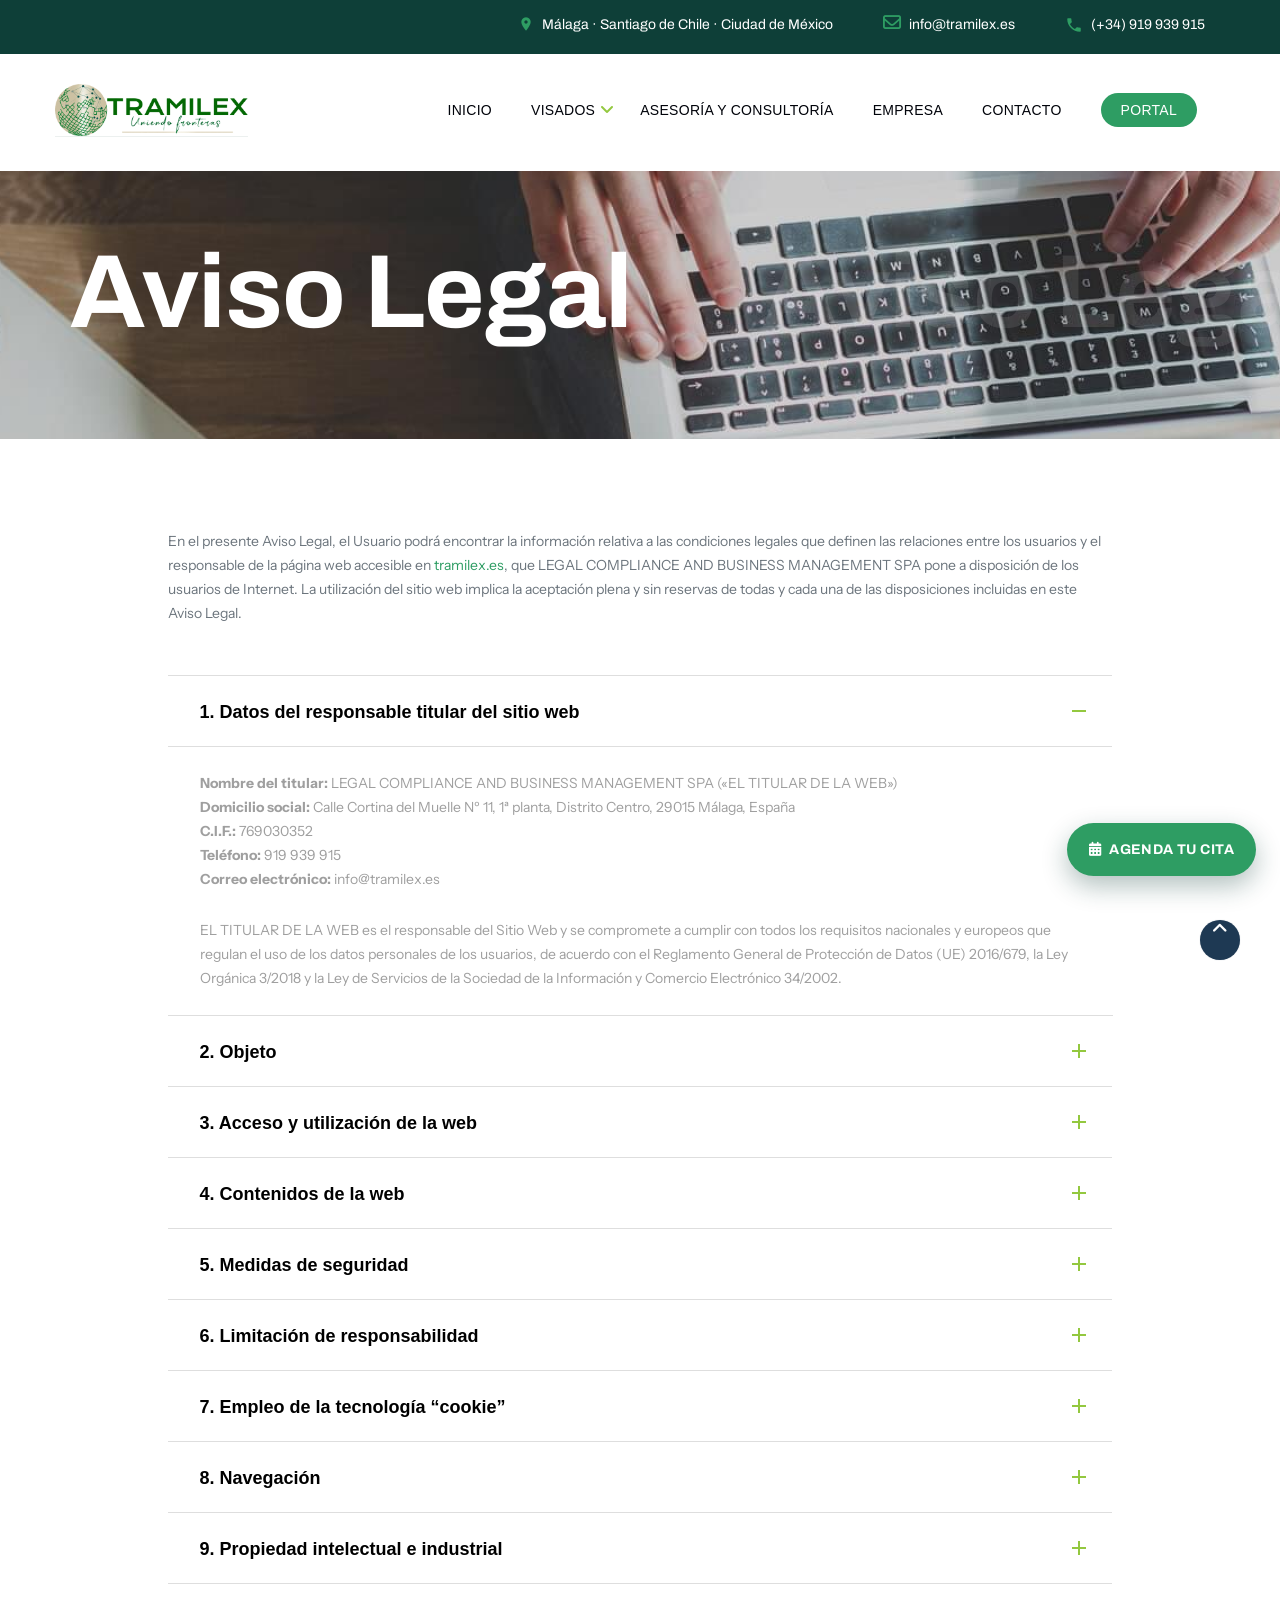
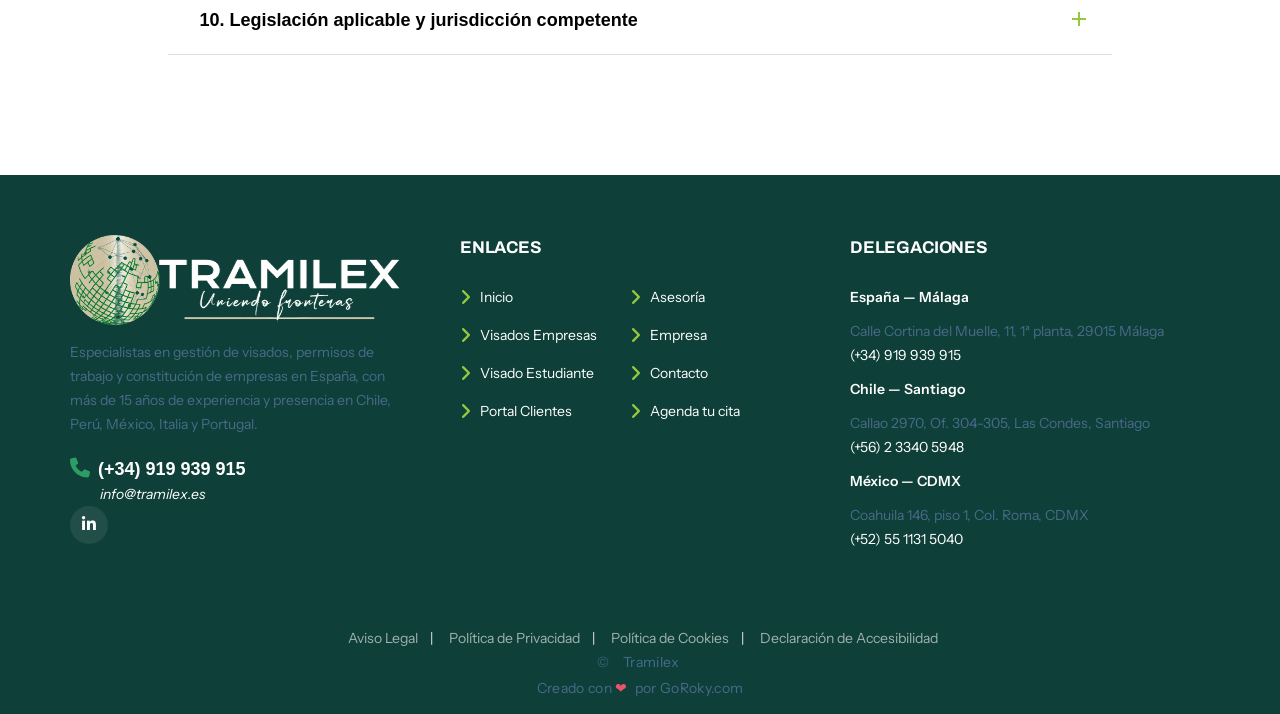
<file: aviso-legal.html>
<!DOCTYPE html>
<html class="#{html_class}" lang="es">
  <head>
    <title>Aviso Legal | Tramilex</title>
    <meta name="description" content="Condiciones legales de uso del sitio web de Tramilex, titularidad de Legal Compliance and Business Management SpA.">
    <meta name="robots" content="noindex, nofollow">
    <link rel="canonical" href="https://tramilex.es/aviso-legal.html">
    <meta name="format-detection" content="telephone=no">
    <meta name="viewport" content="width=device-width, height=device-height, initial-scale=1.0, maximum-scale=1.0, user-scalable=0">
    <meta http-equiv="X-UA-Compatible" content="IE=edge">
    <meta charset="utf-8">
    <meta name="theme-color" content="#0E3F38">
    <link rel="icon" href="images/favicon.ico" type="image/x-icon">
    <meta property="og:type" content="website">
    <meta property="og:site_name" content="Tramilex">
    <meta property="og:locale" content="es_ES">
    <meta property="og:url" content="https://tramilex.es/aviso-legal.html">
    <meta property="og:title" content="Aviso Legal | Tramilex">
    <meta property="og:description" content="Condiciones legales de uso del sitio web de Tramilex, titularidad de Legal Compliance and Business Management SpA.">
    <meta property="og:image" content="https://tramilex.es/images/og/tramilex-social-share.png">
    <meta property="og:image:width" content="1200">
    <meta property="og:image:height" content="630">
    <meta name="twitter:card" content="summary_large_image">
    <meta name="twitter:title" content="Aviso Legal | Tramilex">
    <meta name="twitter:description" content="Condiciones legales de uso del sitio web de Tramilex, titularidad de Legal Compliance and Business Management SpA.">
    <meta name="twitter:image" content="https://tramilex.es/images/og/tramilex-social-share.png">
    <link rel="stylesheet" type="text/css" href="//fonts.googleapis.com/css?family=Archivo:400,500,600,700%7CInstrument+Sans:400,500,600,700">
    <link rel="stylesheet" href="css/bootstrap.css">
    <link rel="stylesheet" href="css/fonts.css">
    <link rel="stylesheet" href="css/style.css">
    <link rel="stylesheet" href="css/tramilex-theme.css">
    <link rel="stylesheet" href="https://cdnjs.cloudflare.com/ajax/libs/font-awesome/6.5.1/css/all.min.css">
    <script type="application/ld+json">
{
  "@context": "https://schema.org",
  "@graph": [
    {
      "@type": "Organization",
      "@id": "https://tramilex.es/#organization",
      "name": "Tramilex",
      "alternateName": "Legal Compliance and Business Management SPA",
      "url": "https://tramilex.es/",
      "logo": "https://tramilex.es/images/brand/tramilex-logo-cropped.png",
      "image": "https://tramilex.es/images/og/tramilex-social-share.png",
      "sameAs": [
        "https://www.linkedin.com/company/tramilex/"
      ],
      "description": "Especialistas en gestión de visados, permisos de trabajo, extranjería y constitución de empresas en España, con presencia en Chile, Perú, México, Italia y Portugal.",
      "contactPoint": [
        {
          "@type": "ContactPoint",
          "telephone": "+34-919-939-915",
          "contactType": "customer service",
          "areaServed": "ES",
          "availableLanguage": [
            "Spanish"
          ]
        },
        {
          "@type": "ContactPoint",
          "telephone": "+56-2-3340-5948",
          "contactType": "customer service",
          "areaServed": "CL",
          "availableLanguage": [
            "Spanish"
          ]
        },
        {
          "@type": "ContactPoint",
          "telephone": "+52-55-1131-5040",
          "contactType": "customer service",
          "areaServed": "MX",
          "availableLanguage": [
            "Spanish"
          ]
        }
      ]
    },
    {
      "@type": "ProfessionalService",
      "@id": "https://tramilex.es/#office-malaga",
      "name": "Tramilex — Málaga, España",
      "parentOrganization": {
        "@id": "https://tramilex.es/#organization"
      },
      "image": "https://tramilex.es/images/og/tramilex-social-share.png",
      "telephone": "+34-919-939-915",
      "email": "info@tramilex.es",
      "priceRange": "$$",
      "address": {
        "@type": "PostalAddress",
        "streetAddress": "Calle Cortina del Muelle, 11, 1ª planta",
        "addressLocality": "Málaga",
        "postalCode": "29015",
        "addressCountry": "ES"
      },
      "areaServed": [
        "Málaga",
        "Madrid",
        "España"
      ],
      "url": "https://tramilex.es/contacto.html"
    },
    {
      "@type": "ProfessionalService",
      "@id": "https://tramilex.es/#office-santiago",
      "name": "Tramilex — Santiago, Chile",
      "parentOrganization": {
        "@id": "https://tramilex.es/#organization"
      },
      "image": "https://tramilex.es/images/og/tramilex-social-share.png",
      "telephone": "+56-2-3340-5948",
      "email": "info@tramilex.es",
      "priceRange": "$$",
      "address": {
        "@type": "PostalAddress",
        "streetAddress": "Callao 2970, Of. 304-305, Las Condes",
        "addressLocality": "Santiago",
        "addressCountry": "CL"
      },
      "areaServed": [
        "Santiago",
        "Chile"
      ],
      "url": "https://tramilex.es/contacto.html"
    },
    {
      "@type": "ProfessionalService",
      "@id": "https://tramilex.es/#office-cdmx",
      "name": "Tramilex — Ciudad de México, México",
      "parentOrganization": {
        "@id": "https://tramilex.es/#organization"
      },
      "image": "https://tramilex.es/images/og/tramilex-social-share.png",
      "telephone": "+52-55-1131-5040",
      "email": "info@tramilex.es",
      "priceRange": "$$",
      "address": {
        "@type": "PostalAddress",
        "streetAddress": "Coahuila 146, piso 1, Col. Roma",
        "addressLocality": "Ciudad de México",
        "addressCountry": "MX"
      },
      "areaServed": [
        "Ciudad de México",
        "México"
      ],
      "url": "https://tramilex.es/contacto.html"
    },
    {
      "@type": "WebSite",
      "@id": "https://tramilex.es/#website",
      "url": "https://tramilex.es/",
      "name": "Tramilex",
      "publisher": {
        "@id": "https://tramilex.es/#organization"
      },
      "inLanguage": "es-ES"
    }
  ]
}
    </script>
    <script type="application/ld+json">
{
  "@context": "https://schema.org",
  "@type": "BreadcrumbList",
  "itemListElement": [
    {
      "@type": "ListItem",
      "position": 1,
      "name": "Inicio",
      "item": "https://tramilex.es/"
    },
    {
      "@type": "ListItem",
      "position": 2,
      "name": "Aviso Legal",
      "item": "https://tramilex.es/aviso-legal.html"
    }
  ]
}
    </script>
</head>
  <body>
    <div class="page">
      <div class="page-loader page-loader-variant-1">
        <div><a class="brand brand-md brand-inverse" href="index.html"><img src="images/brand/tramilex-logo-cropped.png" alt="Tramilex" width="223" height="60"/></a>
          <div class="page-loader-body">
            <div id="spinningSquaresG">
              <div class="spinningSquaresG" id="spinningSquaresG_1"></div>
              <div class="spinningSquaresG" id="spinningSquaresG_2"></div>
              <div class="spinningSquaresG" id="spinningSquaresG_3"></div>
              <div class="spinningSquaresG" id="spinningSquaresG_4"></div>
              <div class="spinningSquaresG" id="spinningSquaresG_5"></div>
              <div class="spinningSquaresG" id="spinningSquaresG_6"></div>
              <div class="spinningSquaresG" id="spinningSquaresG_7"></div>
              <div class="spinningSquaresG" id="spinningSquaresG_8"></div>
            </div>
          </div>
        </div>
      </div>
      <header class="page-head">
        <div class="rd-navbar-wrap">
          <nav class="rd-navbar rd-navbar-corporate-dark" data-layout="rd-navbar-fixed" data-sm-layout="rd-navbar-fixed" data-md-layout="rd-navbar-fixed" data-md-device-layout="rd-navbar-fixed" data-lg-layout="rd-navbar-static" data-lg-device-layout="rd-navbar-static" data-xl-device-layout="rd-navbar-static" data-xxl-device-layout="rd-navbar-static" data-xl-layout="rd-navbar-static" data-xxl-layout="rd-navbar-static" data-stick-up-clone="false" data-md-stick-up-offset="53px" data-lg-stick-up-offset="53px" data-md-stick-up="true" data-lg-stick-up="true">
            <div class="rd-navbar-inner">
              <div class="rd-navbar-aside">
                <div class="rd-navbar-aside-toggle" data-custom-toggle=".rd-navbar-aside" data-custom-toggle-disable-on-blur="true"><span></span></div>
                <div class="rd-navbar-aside-content context-dark">
                  <ul class="rd-navbar-aside-group list-units">
                    <li>
                      <div class="unit flex-row unit-spacing-xs">
                        <div class="unit-left"><span class="icon icon-xxs-small icon-primary material-icons-place icon-shift-1 offset-top-2"></span></div>
                        <div class="unit-body"><a class="link-white-v2 d-inline font-accent" href="contacto.html">Málaga · Santiago de Chile · Ciudad de México</a></div>
                      </div>
                    </li>
                    <li>
                      <div class="unit flex-row unit-spacing-xs">
                        <div class="unit-left"><span class="icon icon-xxs icon-primary fa-envelope-o offset-top-2"></span></div>
                        <div class="unit-body"><a class="link-white-v2 font-accent" href="mailto:info@tramilex.es">info@tramilex.es</a></div>
                      </div>
                    </li>
                    <li>
                      <div class="unit flex-row unit-spacing-xs">
                        <div class="unit-left"><span class="icon icon-xxs icon-primary material-icons-phone icon-shift-2"></span></div>
                        <div class="unit-body"><a class="link-white-v2 font-accent" href="tel:+34919939915">(+34) 919 939 915</a></div>
                      </div>
                    </li>
                  </ul>
                </div>
              </div>
              <div class="rd-navbar-group rd-navbar-search-wrap">
                <div class="rd-navbar-panel">
                  <button class="rd-navbar-toggle" data-custom-toggle=".rd-navbar-nav-wrap" data-custom-toggle-disable-on-blur="true"><span></span></button><a class="rd-navbar-brand brand" href="index.html"><img src="images/brand/tramilex-logo-header.png" alt="Tramilex" width="193" height="52"/></a>
                </div>
                <div class="rd-navbar-nav-wrap">
                  <div class="rd-navbar-nav-inner">
                    <ul class="rd-navbar-nav">
                      <li><a href="index.html">Inicio</a></li>
                      <li><a href="#">Visados</a>
                        <ul class="rd-navbar-dropdown">
                          <li><a href="visados-empresas-trabajadores.html">Visado Empresas y Trabajadores</a></li>
                          <li><a href="visado-estudiante.html">Visado de Estudiante</a></li>
                          <li><a href="https://tramilex.goroky.es/" target="_blank" rel="noopener">Área de Clientes</a></li>
                        </ul>
                      </li>
                      <li><a href="asesoria.html">Asesoría y Consultoría</a></li>
                      <li><a href="empresa.html">Empresa</a></li>
                      <li><a href="contacto.html">Contacto</a></li>
                      <li><a class="tramilex-nav-btn" href="https://tramilex.goroky.es/" target="_blank" rel="noopener">Portal</a></li>
                    </ul>

                  </div>
                </div>
              </div>
            </div>
          </nav>
        </div>
      </header>

      <section class="section-30 section-md-40 section-lg-66 section-xl-bottom-90 bg-gray-dark page-title-wrap" style="background-image: url(images/bg-image-3.jpg);">
        <div class="container">
          <div class="page-title">
            <h1>Aviso Legal</h1>
            
          </div>
        </div>
      </section>

      <section class="section-60 section-md-90 section-xl-bottom-120">
        <div class="container">
          <div class="row justify-content-md-center row-30">
            <div class="col-xl-10">
              <p class="text-secondary">En el presente Aviso Legal, el Usuario podrá encontrar la información relativa a las condiciones legales que definen las relaciones entre los usuarios y el responsable de la página web accesible en <a class="link-primary" href="https://tramilex.es">tramilex.es</a>, que LEGAL COMPLIANCE AND BUSINESS MANAGEMENT SPA pone a disposición de los usuarios de Internet. La utilización del sitio web implica la aceptación plena y sin reservas de todas y cada una de las disposiciones incluidas en este Aviso Legal.</p>
              <div class="accordion accordion-group accordion-group-light" id="accAviso">

        <article class="accordion-item accordion-custom accordion-light">
          <div class="accordion-header" id="acc1">
            <div class="accordion-title">
              <button class="accordion-button" type="button" data-bs-toggle="collapse" data-bs-target="#acc2" aria-controls="acc2" aria-expanded="true">1. Datos del responsable titular del sitio web<span class="accordion-arrow"></span></button>
            </div>
          </div>
          <div class="accordion-collapse collapse show" id="acc2" aria-labelledby="acc1" data-bs-parent="#accAviso">
            <div class="accordion-body">
              
     <p><strong>Nombre del titular:</strong> LEGAL COMPLIANCE AND BUSINESS MANAGEMENT SPA («EL TITULAR DE LA WEB»)<br>
     <strong>Domicilio social:</strong> Calle Cortina del Muelle Nº 11, 1ª planta, Distrito Centro, 29015 Málaga, España<br>
     <!-- CIF con formato chileno; pendiente confirmar con el cliente si es el correcto para una entidad que opera en España -->
     <strong>C.I.F.:</strong> 769030352<br>
     <strong>Teléfono:</strong> 919 939 915<br>
     <strong>Correo electrónico:</strong> info@tramilex.es</p>
     <p>EL TITULAR DE LA WEB es el responsable del Sitio Web y se compromete a cumplir con todos los requisitos nacionales y europeos que regulan el uso de los datos personales de los usuarios, de acuerdo con el Reglamento General de Protección de Datos (UE) 2016/679, la Ley Orgánica 3/2018 y la Ley de Servicios de la Sociedad de la Información y Comercio Electrónico 34/2002.</p>
            </div>
          </div>
        </article>

        <article class="accordion-item accordion-custom accordion-light">
          <div class="accordion-header" id="acc3">
            <div class="accordion-title">
              <button class="accordion-button collapsed" type="button" data-bs-toggle="collapse" data-bs-target="#acc4" aria-controls="acc4" aria-expanded="false">2. Objeto<span class="accordion-arrow"></span></button>
            </div>
          </div>
          <div class="accordion-collapse collapse" id="acc4" aria-labelledby="acc3" data-bs-parent="#accAviso">
            <div class="accordion-body">
              <p>El Sitio Web facilita a los usuarios el acceso a información y servicios prestados por EL TITULAR DE LA WEB a las personas u organizaciones interesadas. El acceso y uso del Sitio Web atribuye la condición de "Usuario" e implica la aceptación de todas las condiciones incluidas en este Aviso Legal, así como de sus modificaciones.</p>
            </div>
          </div>
        </article>

        <article class="accordion-item accordion-custom accordion-light">
          <div class="accordion-header" id="acc5">
            <div class="accordion-title">
              <button class="accordion-button collapsed" type="button" data-bs-toggle="collapse" data-bs-target="#acc6" aria-controls="acc6" aria-expanded="false">3. Acceso y utilización de la web<span class="accordion-arrow"></span></button>
            </div>
          </div>
          <div class="accordion-collapse collapse" id="acc6" aria-labelledby="acc5" data-bs-parent="#accAviso">
            <div class="accordion-body">
              <p>El acceso a la web es gratuito, salvo el coste de la conexión a través del proveedor contratado por el usuario. Con carácter general no exige registro previo. Los usuarios garantizan la exactitud, vigencia y autenticidad de los datos personales facilitados y se comprometen a mantenerlos actualizados. En el caso de menores de trece años se requiere el consentimiento de padres o tutores para el tratamiento de sus datos.</p>
            </div>
          </div>
        </article>

        <article class="accordion-item accordion-custom accordion-light">
          <div class="accordion-header" id="acc7">
            <div class="accordion-title">
              <button class="accordion-button collapsed" type="button" data-bs-toggle="collapse" data-bs-target="#acc8" aria-controls="acc8" aria-expanded="false">4. Contenidos de la web<span class="accordion-arrow"></span></button>
            </div>
          </div>
          <div class="accordion-collapse collapse" id="acc8" aria-labelledby="acc7" data-bs-parent="#accAviso">
            <div class="accordion-body">
              <p>El idioma utilizado en la web es el castellano. EL TITULAR DE LA WEB podrá modificar los contenidos sin previo aviso. Se prohíbe el uso de los contenidos de la web para promocionar, contratar o divulgar publicidad o información propia o de terceros sin autorización.</p>
            </div>
          </div>
        </article>

        <article class="accordion-item accordion-custom accordion-light">
          <div class="accordion-header" id="acc9">
            <div class="accordion-title">
              <button class="accordion-button collapsed" type="button" data-bs-toggle="collapse" data-bs-target="#acc10" aria-controls="acc10" aria-expanded="false">5. Medidas de seguridad<span class="accordion-arrow"></span></button>
            </div>
          </div>
          <div class="accordion-collapse collapse" id="acc10" aria-labelledby="acc9" data-bs-parent="#accAviso">
            <div class="accordion-body">
              <p>Los datos personales comunicados por el usuario podrán ser almacenados en bases de datos cuya titularidad corresponde en exclusiva a EL TITULAR DE LA WEB, asumiendo las medidas técnicas, organizativas y de seguridad exigidas por la normativa vigente en materia de protección de datos.</p>
            </div>
          </div>
        </article>

        <article class="accordion-item accordion-custom accordion-light">
          <div class="accordion-header" id="acc11">
            <div class="accordion-title">
              <button class="accordion-button collapsed" type="button" data-bs-toggle="collapse" data-bs-target="#acc12" aria-controls="acc12" aria-expanded="false">6. Limitación de responsabilidad<span class="accordion-arrow"></span></button>
            </div>
          </div>
          <div class="accordion-collapse collapse" id="acc12" aria-labelledby="acc11" data-bs-parent="#accAviso">
            <div class="accordion-body">
              <p>El acceso a la web y el uso no consentido de la información contenida en la misma es responsabilidad exclusiva de quien lo realiza. EL TITULAR DE LA WEB no responde de daños derivados de virus, mal funcionamiento del navegador o del uso de versiones no actualizadas del mismo, ni de la fiabilidad de los hiperenlaces incluidos en la web hacia otras páginas.</p>
            </div>
          </div>
        </article>

        <article class="accordion-item accordion-custom accordion-light">
          <div class="accordion-header" id="acc13">
            <div class="accordion-title">
              <button class="accordion-button collapsed" type="button" data-bs-toggle="collapse" data-bs-target="#acc14" aria-controls="acc14" aria-expanded="false">7. Empleo de la tecnología “cookie”<span class="accordion-arrow"></span></button>
            </div>
          </div>
          <div class="accordion-collapse collapse" id="acc14" aria-labelledby="acc13" data-bs-parent="#accAviso">
            <div class="accordion-body">
              <p>El Sitio Web puede emplear cookies o tecnologías similares, que se rigen por lo establecido en la <a class="link-primary" href="politica-cookies.html">Política de Cookies</a>, parte integrante del presente Aviso Legal.</p>
            </div>
          </div>
        </article>

        <article class="accordion-item accordion-custom accordion-light">
          <div class="accordion-header" id="acc15">
            <div class="accordion-title">
              <button class="accordion-button collapsed" type="button" data-bs-toggle="collapse" data-bs-target="#acc16" aria-controls="acc16" aria-expanded="false">8. Navegación<span class="accordion-arrow"></span></button>
            </div>
          </div>
          <div class="accordion-collapse collapse" id="acc16" aria-labelledby="acc15" data-bs-parent="#accAviso">
            <div class="accordion-body">
              <p>Los servidores pueden recoger datos no identificables, como direcciones IP, con la única finalidad de permitir el tránsito por Internet y elaborar estadísticas anonimizadas sobre visitantes de la web.</p>
            </div>
          </div>
        </article>

        <article class="accordion-item accordion-custom accordion-light">
          <div class="accordion-header" id="acc17">
            <div class="accordion-title">
              <button class="accordion-button collapsed" type="button" data-bs-toggle="collapse" data-bs-target="#acc18" aria-controls="acc18" aria-expanded="false">9. Propiedad intelectual e industrial<span class="accordion-arrow"></span></button>
            </div>
          </div>
          <div class="accordion-collapse collapse" id="acc18" aria-labelledby="acc17" data-bs-parent="#accAviso">
            <div class="accordion-body">
              <p>El usuario conoce y acepta que todos los contenidos del sitio web son propiedad de EL TITULAR DE LA WEB. Cualquier uso que suponga copia, reproducción, distribución, transformación o comunicación pública de todo o parte de los contenidos requiere autorización previa y por escrito de EL TITULAR DE LA WEB.</p>
            </div>
          </div>
        </article>

        <article class="accordion-item accordion-custom accordion-light">
          <div class="accordion-header" id="acc19">
            <div class="accordion-title">
              <button class="accordion-button collapsed" type="button" data-bs-toggle="collapse" data-bs-target="#acc20" aria-controls="acc20" aria-expanded="false">10. Legislación aplicable y jurisdicción competente<span class="accordion-arrow"></span></button>
            </div>
          </div>
          <div class="accordion-collapse collapse" id="acc20" aria-labelledby="acc19" data-bs-parent="#accAviso">
            <div class="accordion-body">
              <p>El presente Aviso Legal se interpretará y regirá de conformidad con la legislación española. Para cualquier controversia derivada del acceso o uso de la web, las partes se someten a los juzgados y tribunales del domicilio del usuario, o en su defecto, a los más cercanos al domicilio social de EL TITULAR DE LA WEB.</p>
            </div>
          </div>
        </article>
</div>
            </div>
          </div>
        </div>
      </section>

      <section class="section-40 section-md-60 bg-cello section-footer">
        <div class="container">
          <div class="row justify-content-sm-center">
            <div class="col-sm-10 col-md-11 col-lg-12">
              <div class="row row-50">
                <div class="col-md-6 col-lg-4">
                  <div class="inset-lg-right-30 footer-logo">
                    <a href="index.html"><img src="images/brand/tramilex-logo-light-cropped.png" alt="Tramilex" width="334" height="90"/></a>
                    <p class="text-bismark offset-top-15">Especialistas en gestión de visados, permisos de trabajo y constitución de empresas en España, con más de 15 años de experiencia y presencia en Chile, Perú, México, Italia y Portugal.</p>
                  </div>
                  <div class="group-md group-top">
                    <div>
                      <div class="unit align-items-center unit-horizontal unit-spacing-xs">
                        <div class="unit-left"><span class="icon icon-xs-smaller icon-primary fa-phone"></span></div>
                        <div class="unit-body"><a class="link link-bold link-white-v2" href="tel:+34919939915">(+34) 919 939 915</a></div>
                      </div>
                      <div class="inset-left-30"><a class="link-white-v2 fst-italic" href="mailto:info@tramilex.es">info@tramilex.es</a></div>
                    </div>
                  </div>
                  <div class="tramilex-social offset-top-20">
                    <a class="tramilex-social-icon" href="https://www.linkedin.com/company/tramilex/" target="_blank" rel="noopener" aria-label="Tramilex en LinkedIn"><span class="icon fa-linkedin"></span></a>
                  </div>
                </div>
                <div class="col-md-6 col-lg-4">
                  <h6 class="text-uppercase text-big footer-title">Enlaces</h6>
                  <div class="row" style="max-width: 340px;">
                    <div class="col-6">
                      <ul class="list-marked-variant-2">
                        <li><a href="index.html">Inicio</a></li>
                        <li><a href="visados-empresas-trabajadores.html">Visados Empresas</a></li>
                        <li><a href="visado-estudiante.html">Visado Estudiante</a></li>
                        <li><a href="https://tramilex.goroky.es/login" target="_blank" rel="noopener">Portal Clientes</a></li>
                      </ul>
                    </div>
                    <div class="col-6">
                      <ul class="list-marked-variant-2">
                        <li><a href="asesoria.html">Asesoría</a></li>
                        <li><a href="empresa.html">Empresa</a></li>
                        <li><a href="contacto.html">Contacto</a></li>
                        <li><a href="agenda.html">Agenda tu cita</a></li>
                      </ul>
                    </div>
                  </div>
                </div>
                <div class="col-md-6 col-lg-4">
                  <h6 class="text-uppercase text-big footer-title">Delegaciones</h6>
                  <div class="group-sm">
                    <p class="text-bismark fw-sbold text-white offset-top-0">España — Málaga</p>
                    <p class="text-bismark">Calle Cortina del Muelle, 11, 1ª planta, 29015 Málaga<br><a class="link-white-v2" href="tel:+34919939915">(+34) 919 939 915</a></p>
                    <p class="text-bismark fw-sbold text-white">Chile — Santiago</p>
                    <p class="text-bismark">Callao 2970, Of. 304-305, Las Condes, Santiago<br><a class="link-white-v2" href="tel:+56233405948">(+56) 2 3340 5948</a></p>
                    <p class="text-bismark fw-sbold text-white">México — CDMX</p>
                    <p class="text-bismark">Coahuila 146, piso 1, Col. Roma, CDMX<br><a class="link-white-v2" href="tel:+525511315040">(+52) 55 1131 5040</a></p>
                  </div>
                </div>
              </div>
            </div>
          </div>
        </div>
      </section>

      <footer class="page-foot section-15 bg-cloud-burst">
        <div class="container text-center">
          <div class="row">
            <div class="col-md-12">
              <ul class="list-inline list-inline-dashed tramilex-legal-links offset-bottom-10">
                <li><a href="aviso-legal.html">Aviso Legal</a></li>
<li><a href="politica-privacidad.html">Política de Privacidad</a></li>
<li><a href="politica-cookies.html">Política de Cookies</a></li>
<li><a href="declaracion-accesibilidad.html">Declaración de Accesibilidad</a></li>
              </ul>
              <p class="rights text-bismark"><span>&#169;&nbsp;</span><span id="copyright-year"></span><span>&nbsp;Tramilex</span></p>
              <p class="rights text-bismark tramilex-credit">Creado con <span class="tramilex-heart" aria-hidden="true">&#10084;</span> por GoRoky.com</p>
            </div>
          </div>
        </div>
      </footer>
    </div>
    <a class="tramilex-fab" href="agenda.html"><span class="icon icon-xs fa-calendar"></span>Agenda tu cita</a>
    <div class="snackbars" id="form-output-global"></div>
    <script src="js/core.min.js"></script>
    <script src="js/script.js"></script>
    <script src="js/reveal.js"></script>
    <script src="js/site-settings.js"></script>
    
  </body>
</html>
</file>
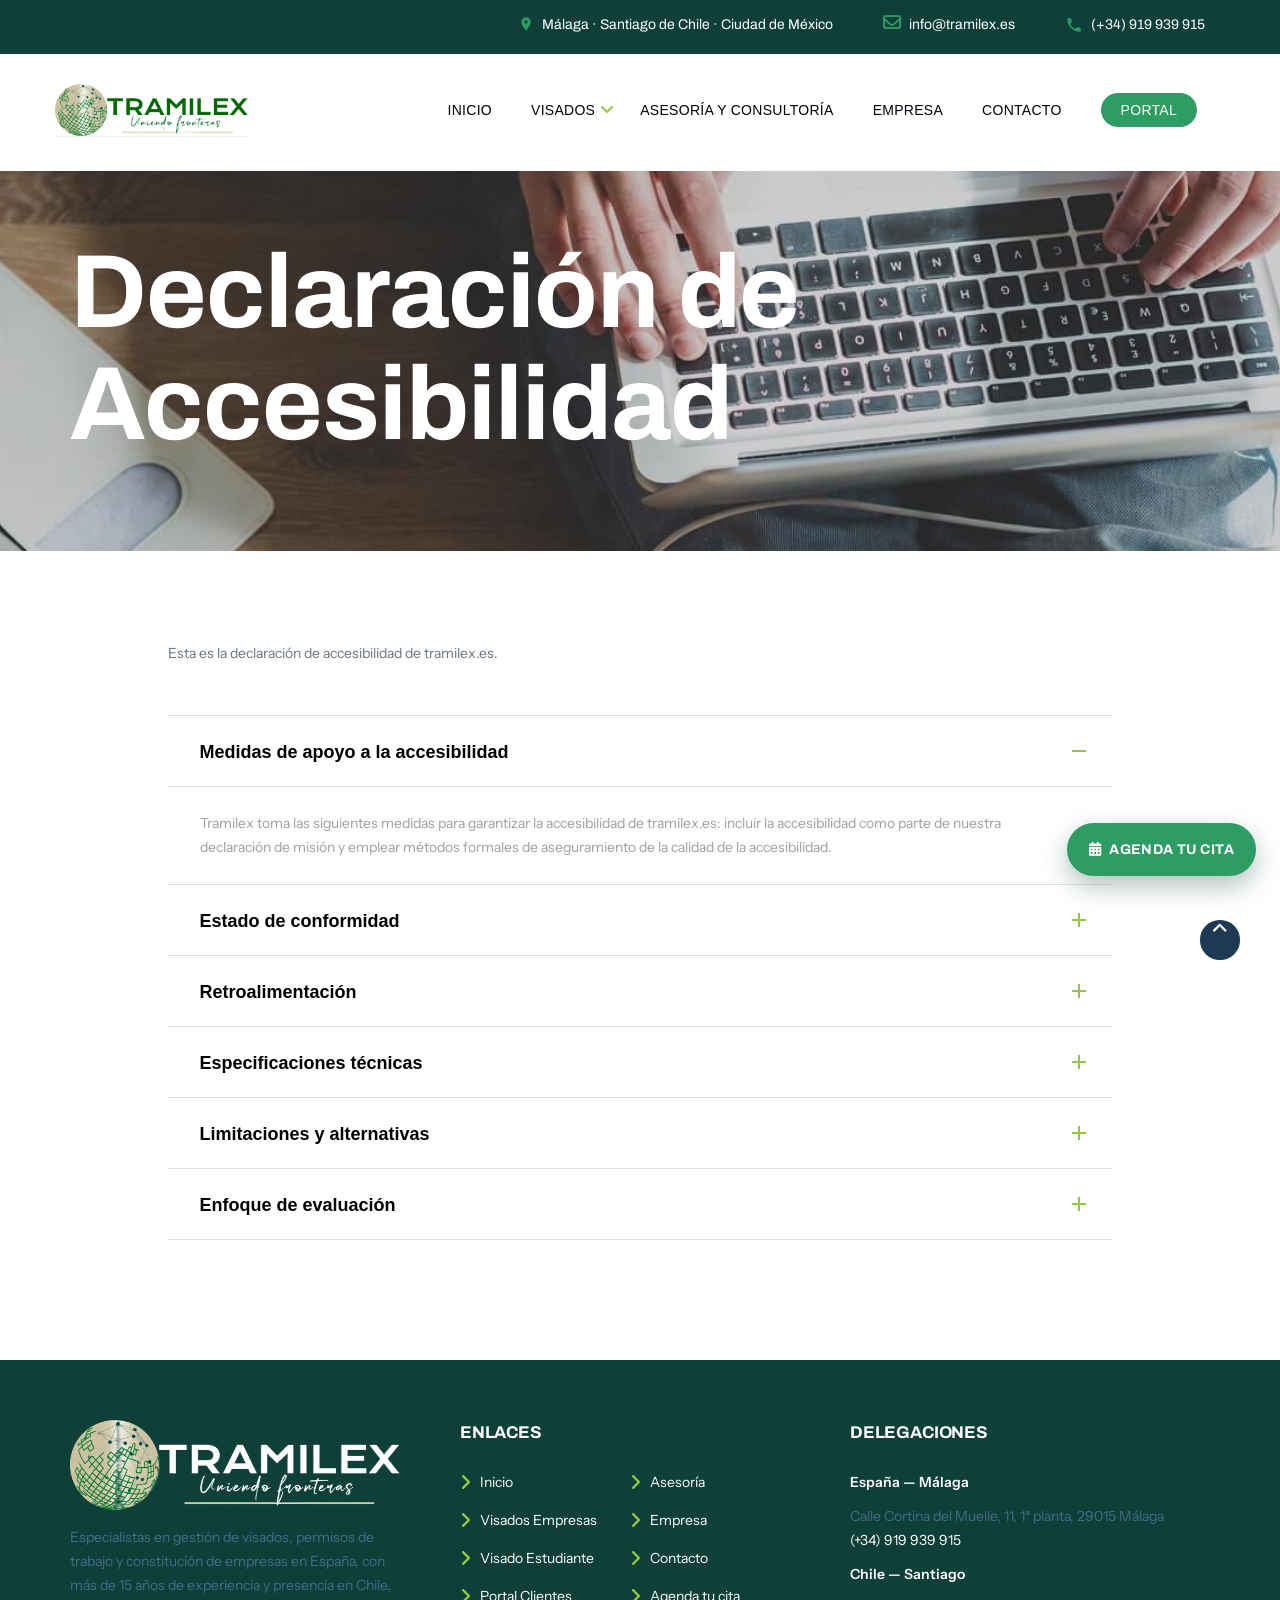
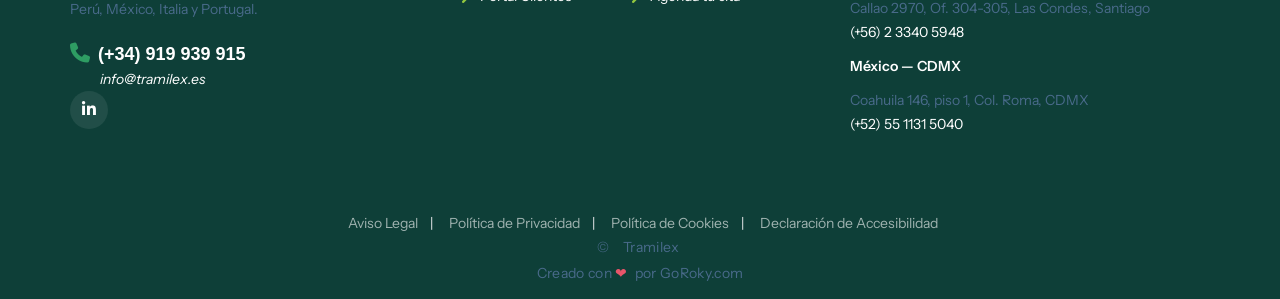
<file: declaracion-accesibilidad.html>
<!DOCTYPE html>
<html class="#{html_class}" lang="es">
  <head>
    <title>Declaración de Accesibilidad | Tramilex</title>
    <meta name="description" content="Declaración de accesibilidad del sitio web de Tramilex conforme a las pautas WCAG 2.1.">
    <meta name="robots" content="noindex, nofollow">
    <link rel="canonical" href="https://tramilex.es/declaracion-accesibilidad.html">
    <meta name="format-detection" content="telephone=no">
    <meta name="viewport" content="width=device-width, height=device-height, initial-scale=1.0, maximum-scale=1.0, user-scalable=0">
    <meta http-equiv="X-UA-Compatible" content="IE=edge">
    <meta charset="utf-8">
    <meta name="theme-color" content="#0E3F38">
    <link rel="icon" href="images/favicon.ico" type="image/x-icon">
    <meta property="og:type" content="website">
    <meta property="og:site_name" content="Tramilex">
    <meta property="og:locale" content="es_ES">
    <meta property="og:url" content="https://tramilex.es/declaracion-accesibilidad.html">
    <meta property="og:title" content="Declaración de Accesibilidad | Tramilex">
    <meta property="og:description" content="Declaración de accesibilidad del sitio web de Tramilex conforme a las pautas WCAG 2.1.">
    <meta property="og:image" content="https://tramilex.es/images/og/tramilex-social-share.png">
    <meta property="og:image:width" content="1200">
    <meta property="og:image:height" content="630">
    <meta name="twitter:card" content="summary_large_image">
    <meta name="twitter:title" content="Declaración de Accesibilidad | Tramilex">
    <meta name="twitter:description" content="Declaración de accesibilidad del sitio web de Tramilex conforme a las pautas WCAG 2.1.">
    <meta name="twitter:image" content="https://tramilex.es/images/og/tramilex-social-share.png">
    <link rel="stylesheet" type="text/css" href="//fonts.googleapis.com/css?family=Archivo:400,500,600,700%7CInstrument+Sans:400,500,600,700">
    <link rel="stylesheet" href="css/bootstrap.css">
    <link rel="stylesheet" href="css/fonts.css">
    <link rel="stylesheet" href="css/style.css">
    <link rel="stylesheet" href="css/tramilex-theme.css">
    <link rel="stylesheet" href="https://cdnjs.cloudflare.com/ajax/libs/font-awesome/6.5.1/css/all.min.css">
    <script type="application/ld+json">
{
  "@context": "https://schema.org",
  "@graph": [
    {
      "@type": "Organization",
      "@id": "https://tramilex.es/#organization",
      "name": "Tramilex",
      "alternateName": "Legal Compliance and Business Management SPA",
      "url": "https://tramilex.es/",
      "logo": "https://tramilex.es/images/brand/tramilex-logo-cropped.png",
      "image": "https://tramilex.es/images/og/tramilex-social-share.png",
      "sameAs": [
        "https://www.linkedin.com/company/tramilex/"
      ],
      "description": "Especialistas en gestión de visados, permisos de trabajo, extranjería y constitución de empresas en España, con presencia en Chile, Perú, México, Italia y Portugal.",
      "contactPoint": [
        {
          "@type": "ContactPoint",
          "telephone": "+34-919-939-915",
          "contactType": "customer service",
          "areaServed": "ES",
          "availableLanguage": [
            "Spanish"
          ]
        },
        {
          "@type": "ContactPoint",
          "telephone": "+56-2-3340-5948",
          "contactType": "customer service",
          "areaServed": "CL",
          "availableLanguage": [
            "Spanish"
          ]
        },
        {
          "@type": "ContactPoint",
          "telephone": "+52-55-1131-5040",
          "contactType": "customer service",
          "areaServed": "MX",
          "availableLanguage": [
            "Spanish"
          ]
        }
      ]
    },
    {
      "@type": "ProfessionalService",
      "@id": "https://tramilex.es/#office-malaga",
      "name": "Tramilex — Málaga, España",
      "parentOrganization": {
        "@id": "https://tramilex.es/#organization"
      },
      "image": "https://tramilex.es/images/og/tramilex-social-share.png",
      "telephone": "+34-919-939-915",
      "email": "info@tramilex.es",
      "priceRange": "$$",
      "address": {
        "@type": "PostalAddress",
        "streetAddress": "Calle Cortina del Muelle, 11, 1ª planta",
        "addressLocality": "Málaga",
        "postalCode": "29015",
        "addressCountry": "ES"
      },
      "areaServed": [
        "Málaga",
        "Madrid",
        "España"
      ],
      "url": "https://tramilex.es/contacto.html"
    },
    {
      "@type": "ProfessionalService",
      "@id": "https://tramilex.es/#office-santiago",
      "name": "Tramilex — Santiago, Chile",
      "parentOrganization": {
        "@id": "https://tramilex.es/#organization"
      },
      "image": "https://tramilex.es/images/og/tramilex-social-share.png",
      "telephone": "+56-2-3340-5948",
      "email": "info@tramilex.es",
      "priceRange": "$$",
      "address": {
        "@type": "PostalAddress",
        "streetAddress": "Callao 2970, Of. 304-305, Las Condes",
        "addressLocality": "Santiago",
        "addressCountry": "CL"
      },
      "areaServed": [
        "Santiago",
        "Chile"
      ],
      "url": "https://tramilex.es/contacto.html"
    },
    {
      "@type": "ProfessionalService",
      "@id": "https://tramilex.es/#office-cdmx",
      "name": "Tramilex — Ciudad de México, México",
      "parentOrganization": {
        "@id": "https://tramilex.es/#organization"
      },
      "image": "https://tramilex.es/images/og/tramilex-social-share.png",
      "telephone": "+52-55-1131-5040",
      "email": "info@tramilex.es",
      "priceRange": "$$",
      "address": {
        "@type": "PostalAddress",
        "streetAddress": "Coahuila 146, piso 1, Col. Roma",
        "addressLocality": "Ciudad de México",
        "addressCountry": "MX"
      },
      "areaServed": [
        "Ciudad de México",
        "México"
      ],
      "url": "https://tramilex.es/contacto.html"
    },
    {
      "@type": "WebSite",
      "@id": "https://tramilex.es/#website",
      "url": "https://tramilex.es/",
      "name": "Tramilex",
      "publisher": {
        "@id": "https://tramilex.es/#organization"
      },
      "inLanguage": "es-ES"
    }
  ]
}
    </script>
    <script type="application/ld+json">
{
  "@context": "https://schema.org",
  "@type": "BreadcrumbList",
  "itemListElement": [
    {
      "@type": "ListItem",
      "position": 1,
      "name": "Inicio",
      "item": "https://tramilex.es/"
    },
    {
      "@type": "ListItem",
      "position": 2,
      "name": "Declaración de Accesibilidad",
      "item": "https://tramilex.es/declaracion-accesibilidad.html"
    }
  ]
}
    </script>
</head>
  <body>
    <div class="page">
      <div class="page-loader page-loader-variant-1">
        <div><a class="brand brand-md brand-inverse" href="index.html"><img src="images/brand/tramilex-logo-cropped.png" alt="Tramilex" width="223" height="60"/></a>
          <div class="page-loader-body">
            <div id="spinningSquaresG">
              <div class="spinningSquaresG" id="spinningSquaresG_1"></div>
              <div class="spinningSquaresG" id="spinningSquaresG_2"></div>
              <div class="spinningSquaresG" id="spinningSquaresG_3"></div>
              <div class="spinningSquaresG" id="spinningSquaresG_4"></div>
              <div class="spinningSquaresG" id="spinningSquaresG_5"></div>
              <div class="spinningSquaresG" id="spinningSquaresG_6"></div>
              <div class="spinningSquaresG" id="spinningSquaresG_7"></div>
              <div class="spinningSquaresG" id="spinningSquaresG_8"></div>
            </div>
          </div>
        </div>
      </div>
      <header class="page-head">
        <div class="rd-navbar-wrap">
          <nav class="rd-navbar rd-navbar-corporate-dark" data-layout="rd-navbar-fixed" data-sm-layout="rd-navbar-fixed" data-md-layout="rd-navbar-fixed" data-md-device-layout="rd-navbar-fixed" data-lg-layout="rd-navbar-static" data-lg-device-layout="rd-navbar-static" data-xl-device-layout="rd-navbar-static" data-xxl-device-layout="rd-navbar-static" data-xl-layout="rd-navbar-static" data-xxl-layout="rd-navbar-static" data-stick-up-clone="false" data-md-stick-up-offset="53px" data-lg-stick-up-offset="53px" data-md-stick-up="true" data-lg-stick-up="true">
            <div class="rd-navbar-inner">
              <div class="rd-navbar-aside">
                <div class="rd-navbar-aside-toggle" data-custom-toggle=".rd-navbar-aside" data-custom-toggle-disable-on-blur="true"><span></span></div>
                <div class="rd-navbar-aside-content context-dark">
                  <ul class="rd-navbar-aside-group list-units">
                    <li>
                      <div class="unit flex-row unit-spacing-xs">
                        <div class="unit-left"><span class="icon icon-xxs-small icon-primary material-icons-place icon-shift-1 offset-top-2"></span></div>
                        <div class="unit-body"><a class="link-white-v2 d-inline font-accent" href="contacto.html">Málaga · Santiago de Chile · Ciudad de México</a></div>
                      </div>
                    </li>
                    <li>
                      <div class="unit flex-row unit-spacing-xs">
                        <div class="unit-left"><span class="icon icon-xxs icon-primary fa-envelope-o offset-top-2"></span></div>
                        <div class="unit-body"><a class="link-white-v2 font-accent" href="mailto:info@tramilex.es">info@tramilex.es</a></div>
                      </div>
                    </li>
                    <li>
                      <div class="unit flex-row unit-spacing-xs">
                        <div class="unit-left"><span class="icon icon-xxs icon-primary material-icons-phone icon-shift-2"></span></div>
                        <div class="unit-body"><a class="link-white-v2 font-accent" href="tel:+34919939915">(+34) 919 939 915</a></div>
                      </div>
                    </li>
                  </ul>
                </div>
              </div>
              <div class="rd-navbar-group rd-navbar-search-wrap">
                <div class="rd-navbar-panel">
                  <button class="rd-navbar-toggle" data-custom-toggle=".rd-navbar-nav-wrap" data-custom-toggle-disable-on-blur="true"><span></span></button><a class="rd-navbar-brand brand" href="index.html"><img src="images/brand/tramilex-logo-header.png" alt="Tramilex" width="193" height="52"/></a>
                </div>
                <div class="rd-navbar-nav-wrap">
                  <div class="rd-navbar-nav-inner">
                    <ul class="rd-navbar-nav">
                      <li><a href="index.html">Inicio</a></li>
                      <li><a href="#">Visados</a>
                        <ul class="rd-navbar-dropdown">
                          <li><a href="visados-empresas-trabajadores.html">Visado Empresas y Trabajadores</a></li>
                          <li><a href="visado-estudiante.html">Visado de Estudiante</a></li>
                          <li><a href="https://tramilex.goroky.es/" target="_blank" rel="noopener">Área de Clientes</a></li>
                        </ul>
                      </li>
                      <li><a href="asesoria.html">Asesoría y Consultoría</a></li>
                      <li><a href="empresa.html">Empresa</a></li>
                      <li><a href="contacto.html">Contacto</a></li>
                      <li><a class="tramilex-nav-btn" href="https://tramilex.goroky.es/" target="_blank" rel="noopener">Portal</a></li>
                    </ul>

                  </div>
                </div>
              </div>
            </div>
          </nav>
        </div>
      </header>

      <section class="section-30 section-md-40 section-lg-66 section-xl-bottom-90 bg-gray-dark page-title-wrap" style="background-image: url(images/bg-image-3.jpg);">
        <div class="container">
          <div class="page-title">
            <h1>Declaración de Accesibilidad</h1>
            
          </div>
        </div>
      </section>

      <section class="section-60 section-md-90 section-xl-bottom-120">
        <div class="container">
          <div class="row justify-content-md-center row-30">
            <div class="col-xl-10">
              <!-- Contenido migrado de la declaración generada con el generador de la W3C en el sitio anterior; conviene completarla/actualizarla junto con el cliente. -->
    <p class="text-secondary">Esta es la declaración de accesibilidad de tramilex.es.</p>
              <div class="accordion accordion-group accordion-group-light" id="accAccesibilidad">

        <article class="accordion-item accordion-custom accordion-light">
          <div class="accordion-header" id="acc57">
            <div class="accordion-title">
              <button class="accordion-button" type="button" data-bs-toggle="collapse" data-bs-target="#acc58" aria-controls="acc58" aria-expanded="true">Medidas de apoyo a la accesibilidad<span class="accordion-arrow"></span></button>
            </div>
          </div>
          <div class="accordion-collapse collapse show" id="acc58" aria-labelledby="acc57" data-bs-parent="#accAccesibilidad">
            <div class="accordion-body">
              <p>Tramilex toma las siguientes medidas para garantizar la accesibilidad de tramilex.es: incluir la accesibilidad como parte de nuestra declaración de misión y emplear métodos formales de aseguramiento de la calidad de la accesibilidad.</p>
            </div>
          </div>
        </article>

        <article class="accordion-item accordion-custom accordion-light">
          <div class="accordion-header" id="acc59">
            <div class="accordion-title">
              <button class="accordion-button collapsed" type="button" data-bs-toggle="collapse" data-bs-target="#acc60" aria-controls="acc60" aria-expanded="false">Estado de conformidad<span class="accordion-arrow"></span></button>
            </div>
          </div>
          <div class="accordion-collapse collapse" id="acc60" aria-labelledby="acc59" data-bs-parent="#accAccesibilidad">
            <div class="accordion-body">
              <p>Las Pautas de Accesibilidad para el Contenido Web (WCAG) definen tres niveles de conformidad: A, AA y AAA. tramilex.es es <strong>parcialmente conforme</strong> con el WCAG 2.1 nivel AA: algunas partes del contenido no cumplen todavía completamente con el estándar de accesibilidad.</p>
            </div>
          </div>
        </article>

        <article class="accordion-item accordion-custom accordion-light">
          <div class="accordion-header" id="acc61">
            <div class="accordion-title">
              <button class="accordion-button collapsed" type="button" data-bs-toggle="collapse" data-bs-target="#acc62" aria-controls="acc62" aria-expanded="false">Retroalimentación<span class="accordion-arrow"></span></button>
            </div>
          </div>
          <div class="accordion-collapse collapse" id="acc62" aria-labelledby="acc61" data-bs-parent="#accAccesibilidad">
            <div class="accordion-body">
              <p>Agradecemos sus comentarios sobre la accesibilidad de tramilex.es. Puede hacérnoslo saber a través de:</p>
     <ul class="list-marked-variant-2"><li>Teléfono: +34 919 939 915</li><li>Correo electrónico: info@tramilex.es</li><li>Dirección: Calle Cortina del Muelle Nº 11, 1ª planta, Distrito Centro, 29015 Málaga, España</li></ul>
     <p>Tratamos de responder a los comentarios dentro de 5 días.</p>
            </div>
          </div>
        </article>

        <article class="accordion-item accordion-custom accordion-light">
          <div class="accordion-header" id="acc63">
            <div class="accordion-title">
              <button class="accordion-button collapsed" type="button" data-bs-toggle="collapse" data-bs-target="#acc64" aria-controls="acc64" aria-expanded="false">Especificaciones técnicas<span class="accordion-arrow"></span></button>
            </div>
          </div>
          <div class="accordion-collapse collapse" id="acc64" aria-labelledby="acc63" data-bs-parent="#accAccesibilidad">
            <div class="accordion-body">
              <p>La accesibilidad de tramilex.es se basa en las siguientes tecnologías para funcionar con la combinación de navegador y cualquier tecnología de asistencia instalada: HTML, CSS y JavaScript.</p>
            </div>
          </div>
        </article>

        <article class="accordion-item accordion-custom accordion-light">
          <div class="accordion-header" id="acc65">
            <div class="accordion-title">
              <button class="accordion-button collapsed" type="button" data-bs-toggle="collapse" data-bs-target="#acc66" aria-controls="acc66" aria-expanded="false">Limitaciones y alternativas<span class="accordion-arrow"></span></button>
            </div>
          </div>
          <div class="accordion-collapse collapse" id="acc66" aria-labelledby="acc65" data-bs-parent="#accAccesibilidad">
            <div class="accordion-body">
              <p>A pesar de nuestros mejores esfuerzos, puede haber limitaciones conocidas, por ejemplo: las imágenes cargadas por usuarios pueden no tener alternativas de texto adecuadas. Comuníquese con nosotros si observa un problema no mencionado aquí.</p>
            </div>
          </div>
        </article>

        <article class="accordion-item accordion-custom accordion-light">
          <div class="accordion-header" id="acc67">
            <div class="accordion-title">
              <button class="accordion-button collapsed" type="button" data-bs-toggle="collapse" data-bs-target="#acc68" aria-controls="acc68" aria-expanded="false">Enfoque de evaluación<span class="accordion-arrow"></span></button>
            </div>
          </div>
          <div class="accordion-collapse collapse" id="acc68" aria-labelledby="acc67" data-bs-parent="#accAccesibilidad">
            <div class="accordion-body">
              <p>Se evaluó la accesibilidad de tramilex.es mediante autoevaluación.</p>
            </div>
          </div>
        </article>
</div>
            </div>
          </div>
        </div>
      </section>

      <section class="section-40 section-md-60 bg-cello section-footer">
        <div class="container">
          <div class="row justify-content-sm-center">
            <div class="col-sm-10 col-md-11 col-lg-12">
              <div class="row row-50">
                <div class="col-md-6 col-lg-4">
                  <div class="inset-lg-right-30 footer-logo">
                    <a href="index.html"><img src="images/brand/tramilex-logo-light-cropped.png" alt="Tramilex" width="334" height="90"/></a>
                    <p class="text-bismark offset-top-15">Especialistas en gestión de visados, permisos de trabajo y constitución de empresas en España, con más de 15 años de experiencia y presencia en Chile, Perú, México, Italia y Portugal.</p>
                  </div>
                  <div class="group-md group-top">
                    <div>
                      <div class="unit align-items-center unit-horizontal unit-spacing-xs">
                        <div class="unit-left"><span class="icon icon-xs-smaller icon-primary fa-phone"></span></div>
                        <div class="unit-body"><a class="link link-bold link-white-v2" href="tel:+34919939915">(+34) 919 939 915</a></div>
                      </div>
                      <div class="inset-left-30"><a class="link-white-v2 fst-italic" href="mailto:info@tramilex.es">info@tramilex.es</a></div>
                    </div>
                  </div>
                  <div class="tramilex-social offset-top-20">
                    <a class="tramilex-social-icon" href="https://www.linkedin.com/company/tramilex/" target="_blank" rel="noopener" aria-label="Tramilex en LinkedIn"><span class="icon fa-linkedin"></span></a>
                  </div>
                </div>
                <div class="col-md-6 col-lg-4">
                  <h6 class="text-uppercase text-big footer-title">Enlaces</h6>
                  <div class="row" style="max-width: 340px;">
                    <div class="col-6">
                      <ul class="list-marked-variant-2">
                        <li><a href="index.html">Inicio</a></li>
                        <li><a href="visados-empresas-trabajadores.html">Visados Empresas</a></li>
                        <li><a href="visado-estudiante.html">Visado Estudiante</a></li>
                        <li><a href="https://tramilex.goroky.es/login" target="_blank" rel="noopener">Portal Clientes</a></li>
                      </ul>
                    </div>
                    <div class="col-6">
                      <ul class="list-marked-variant-2">
                        <li><a href="asesoria.html">Asesoría</a></li>
                        <li><a href="empresa.html">Empresa</a></li>
                        <li><a href="contacto.html">Contacto</a></li>
                        <li><a href="agenda.html">Agenda tu cita</a></li>
                      </ul>
                    </div>
                  </div>
                </div>
                <div class="col-md-6 col-lg-4">
                  <h6 class="text-uppercase text-big footer-title">Delegaciones</h6>
                  <div class="group-sm">
                    <p class="text-bismark fw-sbold text-white offset-top-0">España — Málaga</p>
                    <p class="text-bismark">Calle Cortina del Muelle, 11, 1ª planta, 29015 Málaga<br><a class="link-white-v2" href="tel:+34919939915">(+34) 919 939 915</a></p>
                    <p class="text-bismark fw-sbold text-white">Chile — Santiago</p>
                    <p class="text-bismark">Callao 2970, Of. 304-305, Las Condes, Santiago<br><a class="link-white-v2" href="tel:+56233405948">(+56) 2 3340 5948</a></p>
                    <p class="text-bismark fw-sbold text-white">México — CDMX</p>
                    <p class="text-bismark">Coahuila 146, piso 1, Col. Roma, CDMX<br><a class="link-white-v2" href="tel:+525511315040">(+52) 55 1131 5040</a></p>
                  </div>
                </div>
              </div>
            </div>
          </div>
        </div>
      </section>

      <footer class="page-foot section-15 bg-cloud-burst">
        <div class="container text-center">
          <div class="row">
            <div class="col-md-12">
              <ul class="list-inline list-inline-dashed tramilex-legal-links offset-bottom-10">
                <li><a href="aviso-legal.html">Aviso Legal</a></li>
<li><a href="politica-privacidad.html">Política de Privacidad</a></li>
<li><a href="politica-cookies.html">Política de Cookies</a></li>
<li><a href="declaracion-accesibilidad.html">Declaración de Accesibilidad</a></li>
              </ul>
              <p class="rights text-bismark"><span>&#169;&nbsp;</span><span id="copyright-year"></span><span>&nbsp;Tramilex</span></p>
              <p class="rights text-bismark tramilex-credit">Creado con <span class="tramilex-heart" aria-hidden="true">&#10084;</span> por GoRoky.com</p>
            </div>
          </div>
        </div>
      </footer>
    </div>
    <a class="tramilex-fab" href="agenda.html"><span class="icon icon-xs fa-calendar"></span>Agenda tu cita</a>
    <div class="snackbars" id="form-output-global"></div>
    <script src="js/core.min.js"></script>
    <script src="js/script.js"></script>
    <script src="js/reveal.js"></script>
    <script src="js/site-settings.js"></script>
    
  </body>
</html>
</file>
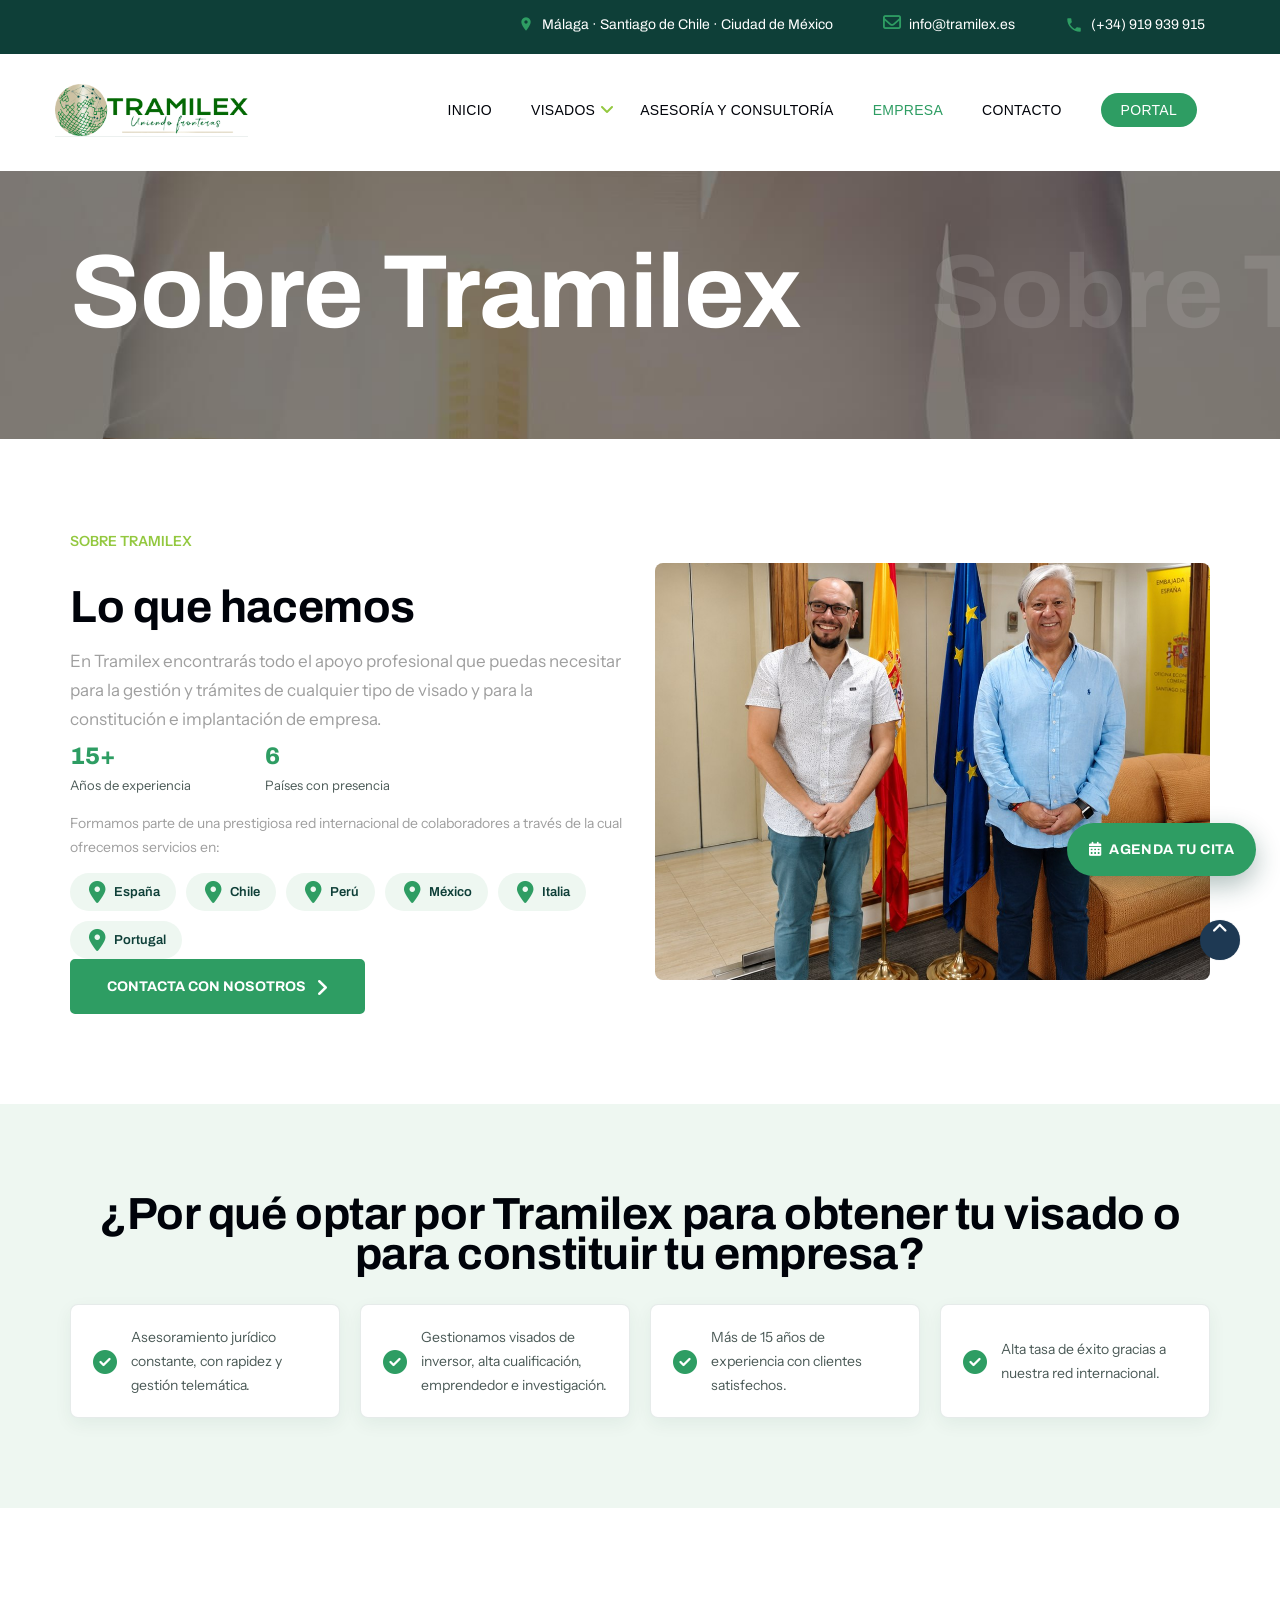
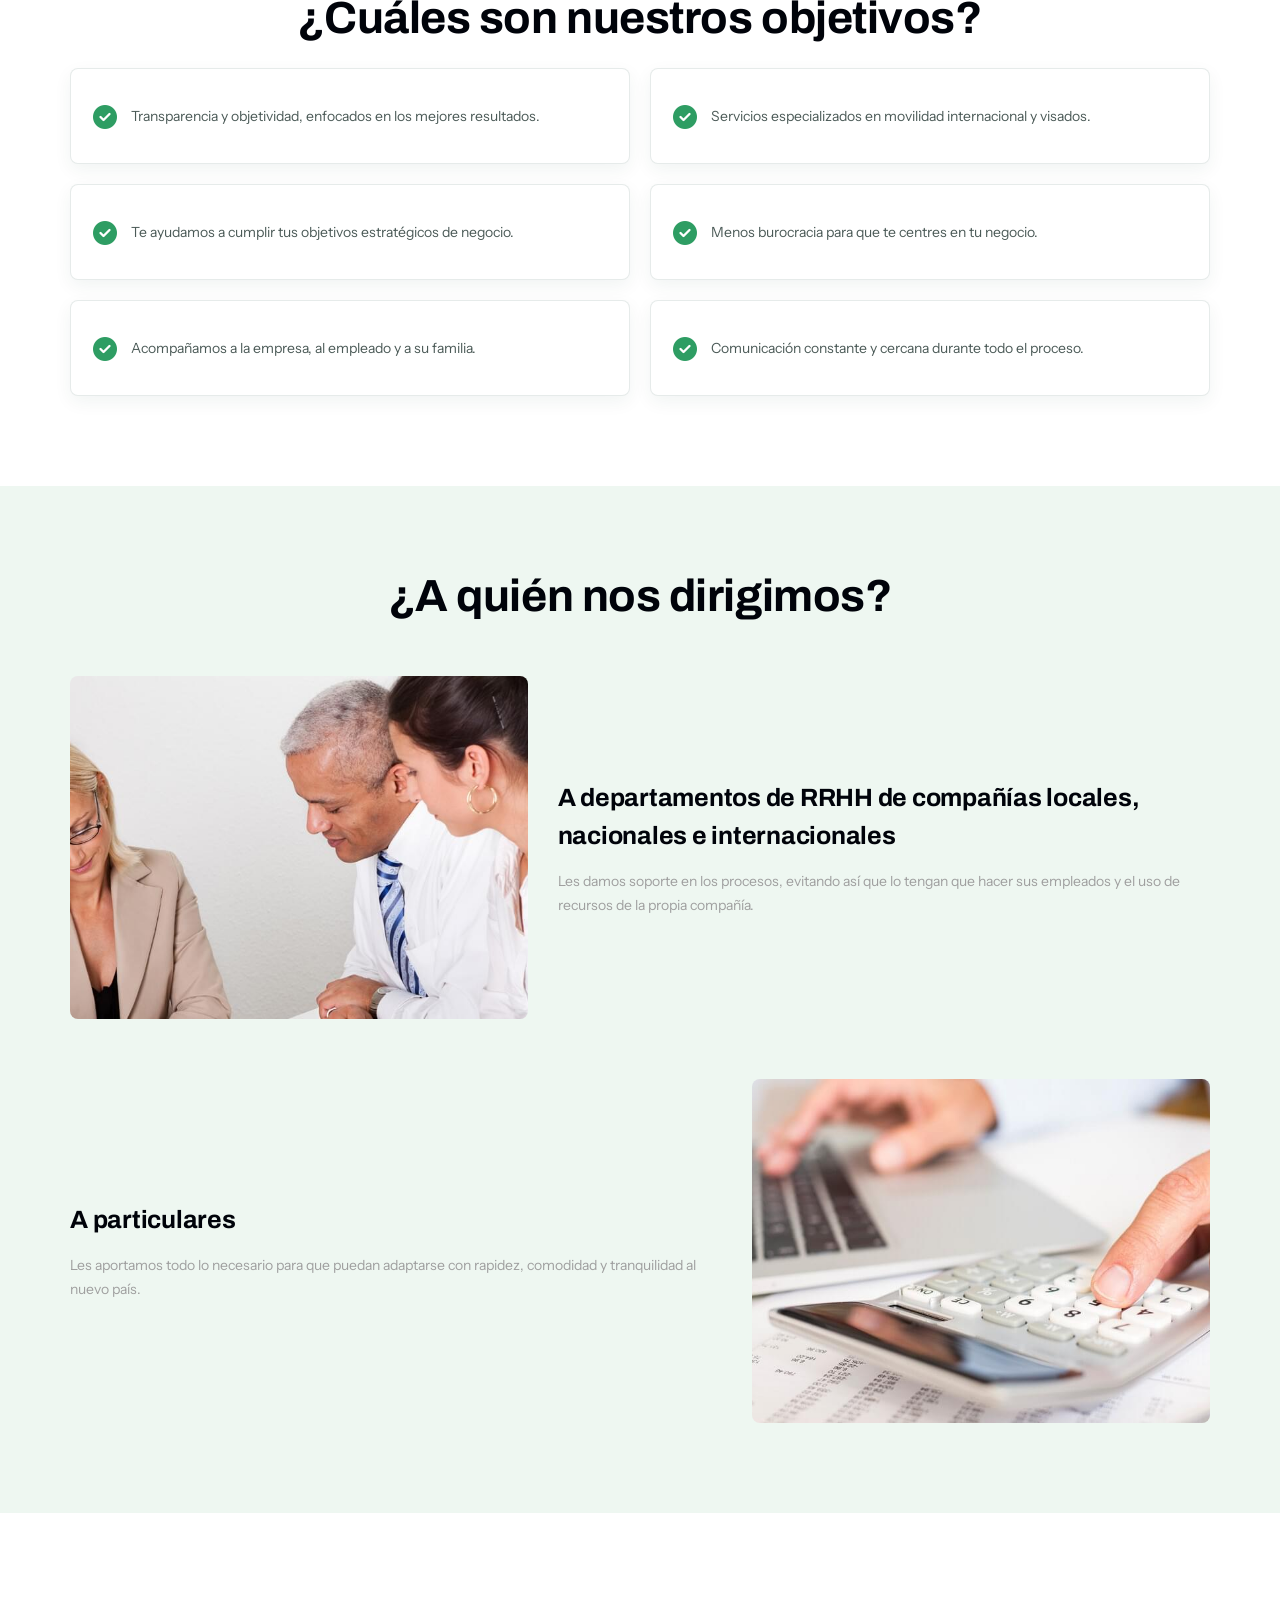
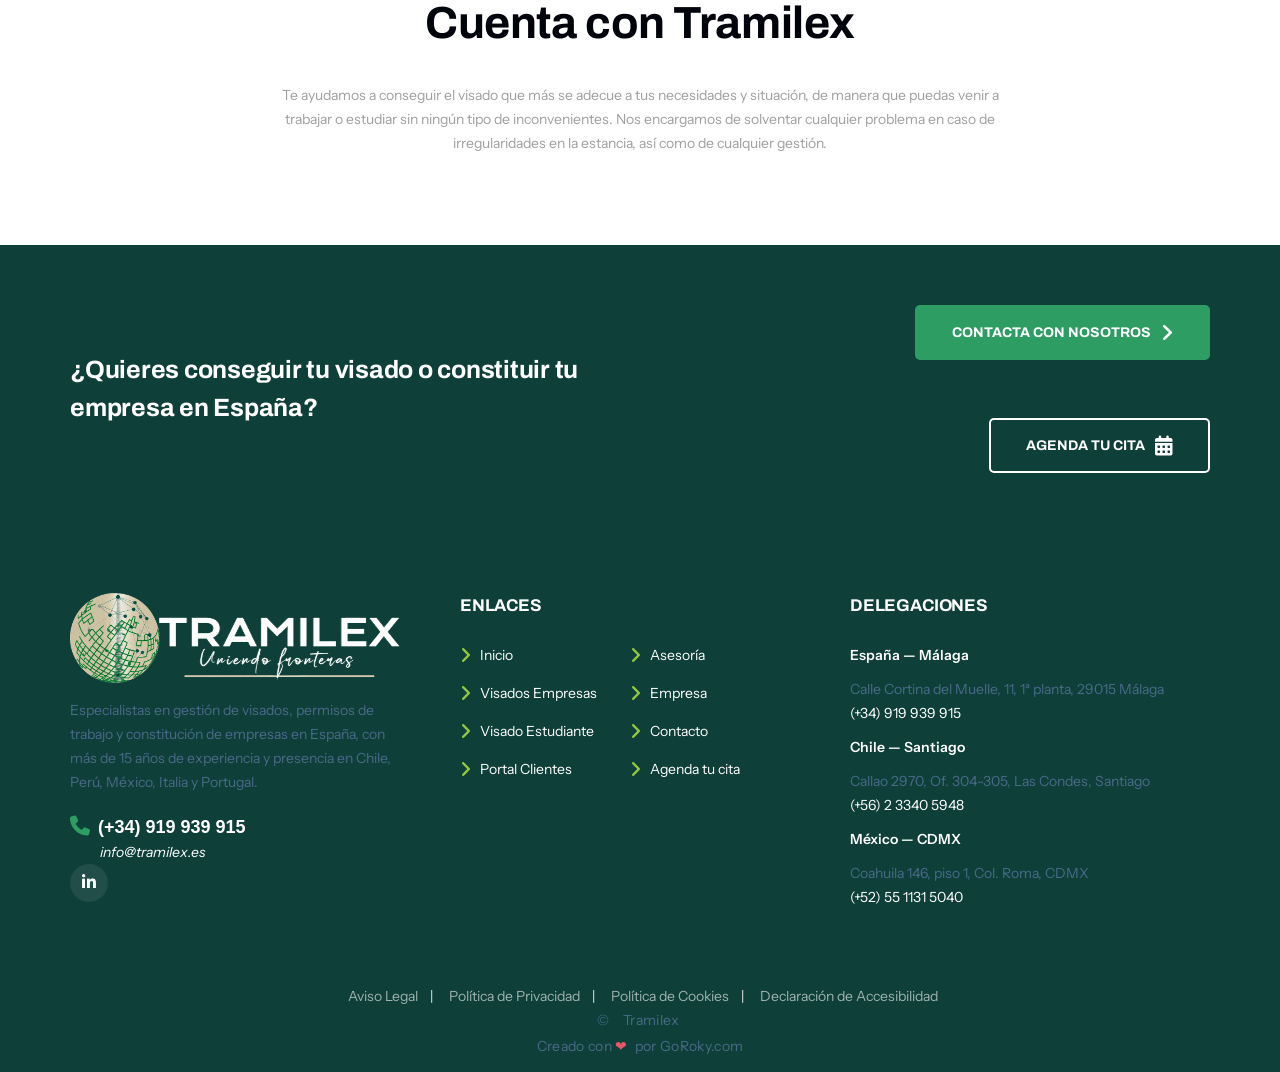
<file: empresa.html>
<!DOCTYPE html>
<html class="#{html_class}" lang="es">
  <head>
    <title>Sobre Tramilex: Despacho de Extranjería con Presencia Internacional</title>
    <meta name="description" content="Tramilex es un despacho especializado en visados, extranjería y constitución de empresas, con más de 15 años de experiencia y oficinas en España, Chile y México.">
    <link rel="canonical" href="https://tramilex.es/empresa.html">
    <meta name="format-detection" content="telephone=no">
    <meta name="viewport" content="width=device-width, height=device-height, initial-scale=1.0, maximum-scale=1.0, user-scalable=0">
    <meta http-equiv="X-UA-Compatible" content="IE=edge">
    <meta charset="utf-8">
    <meta name="theme-color" content="#0E3F38">
    <link rel="icon" href="images/favicon.ico" type="image/x-icon">
    <meta property="og:type" content="website">
    <meta property="og:site_name" content="Tramilex">
    <meta property="og:locale" content="es_ES">
    <meta property="og:url" content="https://tramilex.es/empresa.html">
    <meta property="og:title" content="Sobre Tramilex: Despacho de Extranjería con Presencia Internacional">
    <meta property="og:description" content="Tramilex es un despacho especializado en visados, extranjería y constitución de empresas, con más de 15 años de experiencia y oficinas en España, Chile y México.">
    <meta property="og:image" content="https://tramilex.es/images/og/tramilex-social-share.png">
    <meta property="og:image:width" content="1200">
    <meta property="og:image:height" content="630">
    <meta name="twitter:card" content="summary_large_image">
    <meta name="twitter:title" content="Sobre Tramilex: Despacho de Extranjería con Presencia Internacional">
    <meta name="twitter:description" content="Tramilex es un despacho especializado en visados, extranjería y constitución de empresas, con más de 15 años de experiencia y oficinas en España, Chile y México.">
    <meta name="twitter:image" content="https://tramilex.es/images/og/tramilex-social-share.png">
    <link rel="stylesheet" type="text/css" href="//fonts.googleapis.com/css?family=Archivo:400,500,600,700%7CInstrument+Sans:400,500,600,700">
    <link rel="stylesheet" href="css/bootstrap.css">
    <link rel="stylesheet" href="css/fonts.css">
    <link rel="stylesheet" href="css/style.css">
    <link rel="stylesheet" href="css/tramilex-theme.css">
    <link rel="stylesheet" href="https://cdnjs.cloudflare.com/ajax/libs/font-awesome/6.5.1/css/all.min.css">
    <script type="application/ld+json">
{
  "@context": "https://schema.org",
  "@graph": [
    {
      "@type": "Organization",
      "@id": "https://tramilex.es/#organization",
      "name": "Tramilex",
      "alternateName": "Legal Compliance and Business Management SPA",
      "url": "https://tramilex.es/",
      "logo": "https://tramilex.es/images/brand/tramilex-logo-cropped.png",
      "image": "https://tramilex.es/images/og/tramilex-social-share.png",
      "sameAs": [
        "https://www.linkedin.com/company/tramilex/"
      ],
      "description": "Especialistas en gestión de visados, permisos de trabajo, extranjería y constitución de empresas en España, con presencia en Chile, Perú, México, Italia y Portugal.",
      "contactPoint": [
        {
          "@type": "ContactPoint",
          "telephone": "+34-919-939-915",
          "contactType": "customer service",
          "areaServed": "ES",
          "availableLanguage": [
            "Spanish"
          ]
        },
        {
          "@type": "ContactPoint",
          "telephone": "+56-2-3340-5948",
          "contactType": "customer service",
          "areaServed": "CL",
          "availableLanguage": [
            "Spanish"
          ]
        },
        {
          "@type": "ContactPoint",
          "telephone": "+52-55-1131-5040",
          "contactType": "customer service",
          "areaServed": "MX",
          "availableLanguage": [
            "Spanish"
          ]
        }
      ]
    },
    {
      "@type": "ProfessionalService",
      "@id": "https://tramilex.es/#office-malaga",
      "name": "Tramilex — Málaga, España",
      "parentOrganization": {
        "@id": "https://tramilex.es/#organization"
      },
      "image": "https://tramilex.es/images/og/tramilex-social-share.png",
      "telephone": "+34-919-939-915",
      "email": "info@tramilex.es",
      "priceRange": "$$",
      "address": {
        "@type": "PostalAddress",
        "streetAddress": "Calle Cortina del Muelle, 11, 1ª planta",
        "addressLocality": "Málaga",
        "postalCode": "29015",
        "addressCountry": "ES"
      },
      "areaServed": [
        "Málaga",
        "Madrid",
        "España"
      ],
      "url": "https://tramilex.es/contacto.html"
    },
    {
      "@type": "ProfessionalService",
      "@id": "https://tramilex.es/#office-santiago",
      "name": "Tramilex — Santiago, Chile",
      "parentOrganization": {
        "@id": "https://tramilex.es/#organization"
      },
      "image": "https://tramilex.es/images/og/tramilex-social-share.png",
      "telephone": "+56-2-3340-5948",
      "email": "info@tramilex.es",
      "priceRange": "$$",
      "address": {
        "@type": "PostalAddress",
        "streetAddress": "Callao 2970, Of. 304-305, Las Condes",
        "addressLocality": "Santiago",
        "addressCountry": "CL"
      },
      "areaServed": [
        "Santiago",
        "Chile"
      ],
      "url": "https://tramilex.es/contacto.html"
    },
    {
      "@type": "ProfessionalService",
      "@id": "https://tramilex.es/#office-cdmx",
      "name": "Tramilex — Ciudad de México, México",
      "parentOrganization": {
        "@id": "https://tramilex.es/#organization"
      },
      "image": "https://tramilex.es/images/og/tramilex-social-share.png",
      "telephone": "+52-55-1131-5040",
      "email": "info@tramilex.es",
      "priceRange": "$$",
      "address": {
        "@type": "PostalAddress",
        "streetAddress": "Coahuila 146, piso 1, Col. Roma",
        "addressLocality": "Ciudad de México",
        "addressCountry": "MX"
      },
      "areaServed": [
        "Ciudad de México",
        "México"
      ],
      "url": "https://tramilex.es/contacto.html"
    },
    {
      "@type": "WebSite",
      "@id": "https://tramilex.es/#website",
      "url": "https://tramilex.es/",
      "name": "Tramilex",
      "publisher": {
        "@id": "https://tramilex.es/#organization"
      },
      "inLanguage": "es-ES"
    }
  ]
}
    </script>
    <script type="application/ld+json">
{
  "@context": "https://schema.org",
  "@type": "BreadcrumbList",
  "itemListElement": [
    {
      "@type": "ListItem",
      "position": 1,
      "name": "Inicio",
      "item": "https://tramilex.es/"
    },
    {
      "@type": "ListItem",
      "position": 2,
      "name": "Sobre Tramilex",
      "item": "https://tramilex.es/empresa.html"
    }
  ]
}
    </script>
</head>
  <body>
    <div class="page">
      <div class="page-loader page-loader-variant-1">
        <div><a class="brand brand-md brand-inverse" href="index.html"><img src="images/brand/tramilex-logo-cropped.png" alt="Tramilex" width="223" height="60"/></a>
          <div class="page-loader-body">
            <div id="spinningSquaresG">
              <div class="spinningSquaresG" id="spinningSquaresG_1"></div>
              <div class="spinningSquaresG" id="spinningSquaresG_2"></div>
              <div class="spinningSquaresG" id="spinningSquaresG_3"></div>
              <div class="spinningSquaresG" id="spinningSquaresG_4"></div>
              <div class="spinningSquaresG" id="spinningSquaresG_5"></div>
              <div class="spinningSquaresG" id="spinningSquaresG_6"></div>
              <div class="spinningSquaresG" id="spinningSquaresG_7"></div>
              <div class="spinningSquaresG" id="spinningSquaresG_8"></div>
            </div>
          </div>
        </div>
      </div>
      <header class="page-head">
        <div class="rd-navbar-wrap">
          <nav class="rd-navbar rd-navbar-corporate-dark" data-layout="rd-navbar-fixed" data-sm-layout="rd-navbar-fixed" data-md-layout="rd-navbar-fixed" data-md-device-layout="rd-navbar-fixed" data-lg-layout="rd-navbar-static" data-lg-device-layout="rd-navbar-static" data-xl-device-layout="rd-navbar-static" data-xxl-device-layout="rd-navbar-static" data-xl-layout="rd-navbar-static" data-xxl-layout="rd-navbar-static" data-stick-up-clone="false" data-md-stick-up-offset="53px" data-lg-stick-up-offset="53px" data-md-stick-up="true" data-lg-stick-up="true">
            <div class="rd-navbar-inner">
              <div class="rd-navbar-aside">
                <div class="rd-navbar-aside-toggle" data-custom-toggle=".rd-navbar-aside" data-custom-toggle-disable-on-blur="true"><span></span></div>
                <div class="rd-navbar-aside-content context-dark">
                  <ul class="rd-navbar-aside-group list-units">
                    <li>
                      <div class="unit flex-row unit-spacing-xs">
                        <div class="unit-left"><span class="icon icon-xxs-small icon-primary material-icons-place icon-shift-1 offset-top-2"></span></div>
                        <div class="unit-body"><a class="link-white-v2 d-inline font-accent" href="contacto.html">Málaga · Santiago de Chile · Ciudad de México</a></div>
                      </div>
                    </li>
                    <li>
                      <div class="unit flex-row unit-spacing-xs">
                        <div class="unit-left"><span class="icon icon-xxs icon-primary fa-envelope-o offset-top-2"></span></div>
                        <div class="unit-body"><a class="link-white-v2 font-accent" href="mailto:info@tramilex.es">info@tramilex.es</a></div>
                      </div>
                    </li>
                    <li>
                      <div class="unit flex-row unit-spacing-xs">
                        <div class="unit-left"><span class="icon icon-xxs icon-primary material-icons-phone icon-shift-2"></span></div>
                        <div class="unit-body"><a class="link-white-v2 font-accent" href="tel:+34919939915">(+34) 919 939 915</a></div>
                      </div>
                    </li>
                  </ul>
                </div>
              </div>
              <div class="rd-navbar-group rd-navbar-search-wrap">
                <div class="rd-navbar-panel">
                  <button class="rd-navbar-toggle" data-custom-toggle=".rd-navbar-nav-wrap" data-custom-toggle-disable-on-blur="true"><span></span></button><a class="rd-navbar-brand brand" href="index.html"><img src="images/brand/tramilex-logo-header.png" alt="Tramilex" width="193" height="52"/></a>
                </div>
                <div class="rd-navbar-nav-wrap">
                  <div class="rd-navbar-nav-inner">
                    <ul class="rd-navbar-nav">
                      <li><a href="index.html">Inicio</a></li>
                      <li><a href="#">Visados</a>
                        <ul class="rd-navbar-dropdown">
                          <li><a href="visados-empresas-trabajadores.html">Visado Empresas y Trabajadores</a></li>
                          <li><a href="visado-estudiante.html">Visado de Estudiante</a></li>
                          <li><a href="https://tramilex.goroky.es/" target="_blank" rel="noopener">Área de Clientes</a></li>
                        </ul>
                      </li>
                      <li><a href="asesoria.html">Asesoría y Consultoría</a></li>
                      <li class="active"><a href="empresa.html">Empresa</a></li>
                      <li><a href="contacto.html">Contacto</a></li>
                      <li><a class="tramilex-nav-btn" href="https://tramilex.goroky.es/" target="_blank" rel="noopener">Portal</a></li>
                    </ul>

                  </div>
                </div>
              </div>
            </div>
          </nav>
        </div>
      </header>

      <section class="section-30 section-md-40 section-lg-66 section-xl-bottom-90 bg-gray-dark page-title-wrap" style="background-image: url(images/bg-image-9.jpg);">
        <div class="container">
          <div class="page-title">
            <h1>Sobre Tramilex</h1>
            
          </div>
        </div>
      </section>

      <section class="section-60 section-md-90">
        <div class="container">
          <div class="row row-40 align-items-center">
            <div class="col-lg-6">
              <p class="text-primary text-uppercase fw-sbold offset-bottom-10">Sobre Tramilex</p>
              <h3>Lo que hacemos</h3>
              <p class="text-big">En Tramilex encontrarás todo el apoyo profesional que puedas necesitar para la gestión y trámites de cualquier tipo de visado y para la constitución e implantación de empresa.</p>
              <div class="row row-30 offset-top-10 offset-bottom-10">
                <div class="col-6 col-sm-4">
                  <div class="tramilex-stat"><span class="tramilex-stat-num">15+</span><span class="tramilex-stat-label">Años de experiencia</span></div>
                </div>
                <div class="col-6 col-sm-4">
                  <div class="tramilex-stat"><span class="tramilex-stat-num">6</span><span class="tramilex-stat-label">Países con presencia</span></div>
                </div>
              </div>
              <p>Formamos parte de una prestigiosa red internacional de colaboradores a través de la cual ofrecemos servicios en:</p>
              <div class="tramilex-pill-row">
                <span class="tramilex-pill"><span class="icon icon-xs fa-map-marker"></span>España</span>
                <span class="tramilex-pill"><span class="icon icon-xs fa-map-marker"></span>Chile</span>
                <span class="tramilex-pill"><span class="icon icon-xs fa-map-marker"></span>Perú</span>
                <span class="tramilex-pill"><span class="icon icon-xs fa-map-marker"></span>México</span>
                <span class="tramilex-pill"><span class="icon icon-xs fa-map-marker"></span>Italia</span>
                <span class="tramilex-pill"><span class="icon icon-xs fa-map-marker"></span>Portugal</span>
              </div>
              <div class="button-block offset-top-25"><a class="btn btn-icon btn-icon-right btn-primary" href="contacto.html"><span class="icon icon-xs-smaller fa-angle-right"></span>Contacta con nosotros</a></div>
            </div>
            <div class="col-lg-6"><img class="w-100" src="images/equipo-tramilex.jpg" alt="Equipo Tramilex en la Embajada de España"/></div>
          </div>
        </div>
      </section>

      <section class="section-60 section-md-90 bg-whisper-lighten">
        <div class="container">
          <h3 class="text-center">¿Por qué optar por Tramilex para obtener tu visado o para constituir tu empresa?</h3>
          <div class="offset-top-30">
            <div class="tramilex-check-grid"><div class="tramilex-check-card"><span class="icon icon-sm fa-check-circle"></span><p>Asesoramiento jurídico constante, con rapidez y gestión telemática.</p></div>
<div class="tramilex-check-card"><span class="icon icon-sm fa-check-circle"></span><p>Gestionamos visados de inversor, alta cualificación, emprendedor e investigación.</p></div>
<div class="tramilex-check-card"><span class="icon icon-sm fa-check-circle"></span><p>Más de 15 años de experiencia con clientes satisfechos.</p></div>
<div class="tramilex-check-card"><span class="icon icon-sm fa-check-circle"></span><p>Alta tasa de éxito gracias a nuestra red internacional.</p></div></div>
          </div>
        </div>
      </section>

      <section class="section-60 section-md-90">
        <div class="container">
          <h3 class="text-center">¿Cuáles son nuestros objetivos?</h3>
          <div class="offset-top-30">
            <div class="tramilex-check-grid tramilex-check-grid--2col"><div class="tramilex-check-card"><span class="icon icon-sm fa-check-circle"></span><p>Transparencia y objetividad, enfocados en los mejores resultados.</p></div>
<div class="tramilex-check-card"><span class="icon icon-sm fa-check-circle"></span><p>Servicios especializados en movilidad internacional y visados.</p></div>
<div class="tramilex-check-card"><span class="icon icon-sm fa-check-circle"></span><p>Te ayudamos a cumplir tus objetivos estratégicos de negocio.</p></div>
<div class="tramilex-check-card"><span class="icon icon-sm fa-check-circle"></span><p>Menos burocracia para que te centres en tu negocio.</p></div>
<div class="tramilex-check-card"><span class="icon icon-sm fa-check-circle"></span><p>Acompañamos a la empresa, al empleado y a su familia.</p></div>
<div class="tramilex-check-card"><span class="icon icon-sm fa-check-circle"></span><p>Comunicación constante y cercana durante todo el proceso.</p></div></div>
          </div>
        </div>
      </section>

      <section class="section-60 section-md-90 bg-whisper-lighten">
        <div class="container">
          <h3 class="text-center">¿A quién nos dirigimos?</h3>

        <div class="row row-30 align-items-center offset-top-60">
          <div class="col-lg-5 "><img class="w-100" src="images/careers-3-1171x519.jpg" alt="Soporte a departamentos de RRHH en trámites de extranjería"/></div>
          <div class="col-lg-7 ">
            
            <h4>A departamentos de RRHH de compañías locales, nacionales e internacionales</h4>
            <p>Les damos soporte en los procesos, evitando así que lo tengan que hacer sus empleados y el uso de recursos de la propia compañía.</p>
          </div>
        </div>
        <div class="row row-30 align-items-center offset-top-60">
          <div class="col-lg-5 order-lg-2"><img class="w-100" src="images/careers-4-1171x519.jpg" alt="Atención personalizada a particulares que emigran a España"/></div>
          <div class="col-lg-7 order-lg-1">
            
            <h4>A particulares</h4>
            <p>Les aportamos todo lo necesario para que puedan adaptarse con rapidez, comodidad y tranquilidad al nuevo país.</p>
          </div>
        </div>
        </div>
      </section>

      <section class="section-60 section-md-90 text-center">
        <div class="container">
          <div class="row justify-content-center">
            <div class="col-lg-8">
              <h3>Cuenta con Tramilex</h3>
              <p>Te ayudamos a conseguir el visado que más se adecue a tus necesidades y situación, de manera que puedas venir a trabajar o estudiar sin ningún tipo de inconvenientes. Nos encargamos de solventar cualquier problema en caso de irregularidades en la estancia, así como de cualquier gestión.</p>
            </div>
          </div>
        </div>
      </section>

      <section class="section-40 section-md-60 bg-cello">
        <div class="container">
          <div class="row align-items-center justify-content-between row-30">
            <div class="col-lg-6"><h4 class="text-white offset-bottom-0">¿Quieres conseguir tu visado o constituir tu empresa en España?</h4></div>
            <div class="col-lg-5 text-lg-end">
              <div class="d-inline-flex flex-wrap justify-content-lg-end" style="gap:14px;">
                <a class="btn btn-icon btn-icon-right btn-primary" href="contacto.html"><span class="icon icon-xs-smaller fa-angle-right"></span>Contacta con nosotros</a>
                <a class="btn btn-icon btn-icon-right btn-white-outline" href="agenda.html"><span class="icon icon-xs-smaller fa-calendar"></span>Agenda tu cita</a>
              </div>
            </div>
          </div>
        </div>
      </section>
      <section class="section-40 section-md-60 bg-cello section-footer">
        <div class="container">
          <div class="row justify-content-sm-center">
            <div class="col-sm-10 col-md-11 col-lg-12">
              <div class="row row-50">
                <div class="col-md-6 col-lg-4">
                  <div class="inset-lg-right-30 footer-logo">
                    <a href="index.html"><img src="images/brand/tramilex-logo-light-cropped.png" alt="Tramilex" width="334" height="90"/></a>
                    <p class="text-bismark offset-top-15">Especialistas en gestión de visados, permisos de trabajo y constitución de empresas en España, con más de 15 años de experiencia y presencia en Chile, Perú, México, Italia y Portugal.</p>
                  </div>
                  <div class="group-md group-top">
                    <div>
                      <div class="unit align-items-center unit-horizontal unit-spacing-xs">
                        <div class="unit-left"><span class="icon icon-xs-smaller icon-primary fa-phone"></span></div>
                        <div class="unit-body"><a class="link link-bold link-white-v2" href="tel:+34919939915">(+34) 919 939 915</a></div>
                      </div>
                      <div class="inset-left-30"><a class="link-white-v2 fst-italic" href="mailto:info@tramilex.es">info@tramilex.es</a></div>
                    </div>
                  </div>
                  <div class="tramilex-social offset-top-20">
                    <a class="tramilex-social-icon" href="https://www.linkedin.com/company/tramilex/" target="_blank" rel="noopener" aria-label="Tramilex en LinkedIn"><span class="icon fa-linkedin"></span></a>
                  </div>
                </div>
                <div class="col-md-6 col-lg-4">
                  <h6 class="text-uppercase text-big footer-title">Enlaces</h6>
                  <div class="row" style="max-width: 340px;">
                    <div class="col-6">
                      <ul class="list-marked-variant-2">
                        <li><a href="index.html">Inicio</a></li>
                        <li><a href="visados-empresas-trabajadores.html">Visados Empresas</a></li>
                        <li><a href="visado-estudiante.html">Visado Estudiante</a></li>
                        <li><a href="https://tramilex.goroky.es/login" target="_blank" rel="noopener">Portal Clientes</a></li>
                      </ul>
                    </div>
                    <div class="col-6">
                      <ul class="list-marked-variant-2">
                        <li><a href="asesoria.html">Asesoría</a></li>
                        <li><a href="empresa.html">Empresa</a></li>
                        <li><a href="contacto.html">Contacto</a></li>
                        <li><a href="agenda.html">Agenda tu cita</a></li>
                      </ul>
                    </div>
                  </div>
                </div>
                <div class="col-md-6 col-lg-4">
                  <h6 class="text-uppercase text-big footer-title">Delegaciones</h6>
                  <div class="group-sm">
                    <p class="text-bismark fw-sbold text-white offset-top-0">España — Málaga</p>
                    <p class="text-bismark">Calle Cortina del Muelle, 11, 1ª planta, 29015 Málaga<br><a class="link-white-v2" href="tel:+34919939915">(+34) 919 939 915</a></p>
                    <p class="text-bismark fw-sbold text-white">Chile — Santiago</p>
                    <p class="text-bismark">Callao 2970, Of. 304-305, Las Condes, Santiago<br><a class="link-white-v2" href="tel:+56233405948">(+56) 2 3340 5948</a></p>
                    <p class="text-bismark fw-sbold text-white">México — CDMX</p>
                    <p class="text-bismark">Coahuila 146, piso 1, Col. Roma, CDMX<br><a class="link-white-v2" href="tel:+525511315040">(+52) 55 1131 5040</a></p>
                  </div>
                </div>
              </div>
            </div>
          </div>
        </div>
      </section>

      <footer class="page-foot section-15 bg-cloud-burst">
        <div class="container text-center">
          <div class="row">
            <div class="col-md-12">
              <ul class="list-inline list-inline-dashed tramilex-legal-links offset-bottom-10">
                <li><a href="aviso-legal.html">Aviso Legal</a></li>
<li><a href="politica-privacidad.html">Política de Privacidad</a></li>
<li><a href="politica-cookies.html">Política de Cookies</a></li>
<li><a href="declaracion-accesibilidad.html">Declaración de Accesibilidad</a></li>
              </ul>
              <p class="rights text-bismark"><span>&#169;&nbsp;</span><span id="copyright-year"></span><span>&nbsp;Tramilex</span></p>
              <p class="rights text-bismark tramilex-credit">Creado con <span class="tramilex-heart" aria-hidden="true">&#10084;</span> por GoRoky.com</p>
            </div>
          </div>
        </div>
      </footer>
    </div>
    <a class="tramilex-fab" href="agenda.html"><span class="icon icon-xs fa-calendar"></span>Agenda tu cita</a>
    <div class="snackbars" id="form-output-global"></div>
    <script src="js/core.min.js"></script>
    <script src="js/script.js"></script>
    <script src="js/reveal.js"></script>
    <script src="js/site-settings.js"></script>
    
  </body>
</html>
</file>
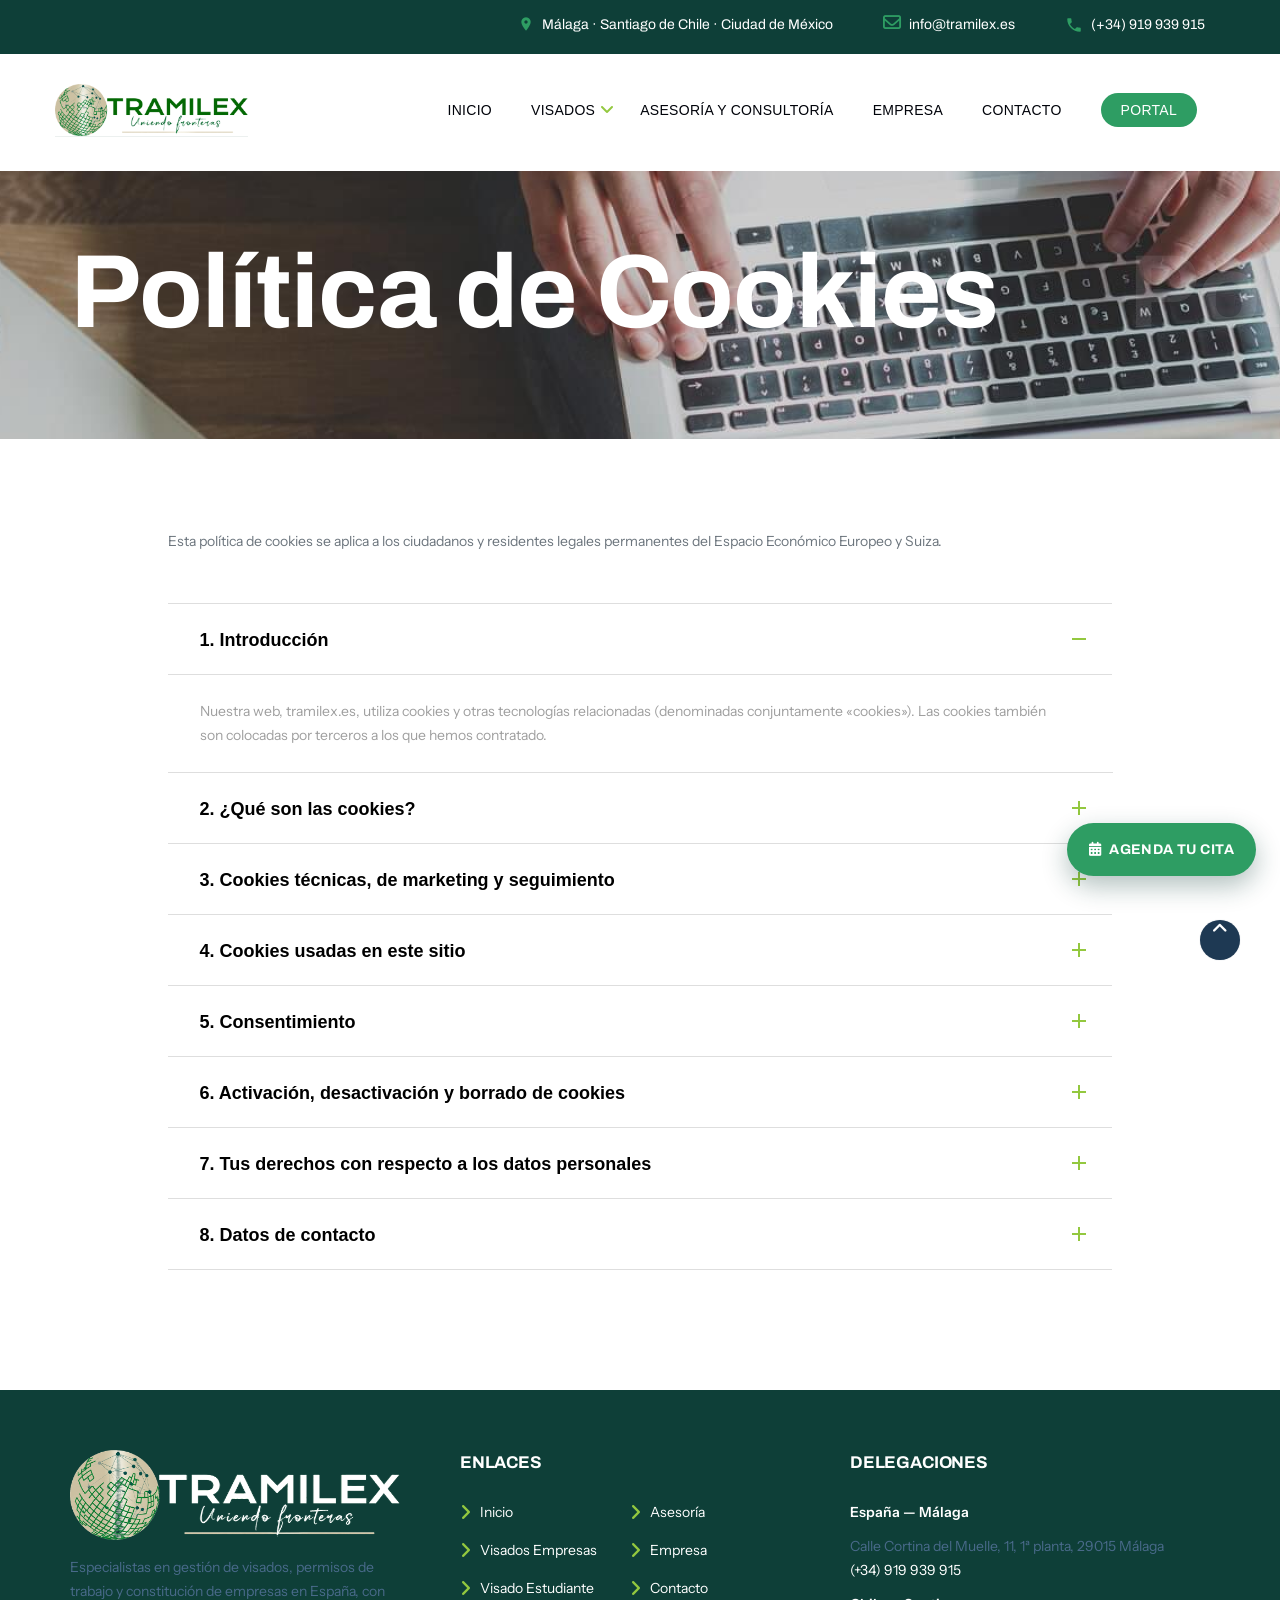
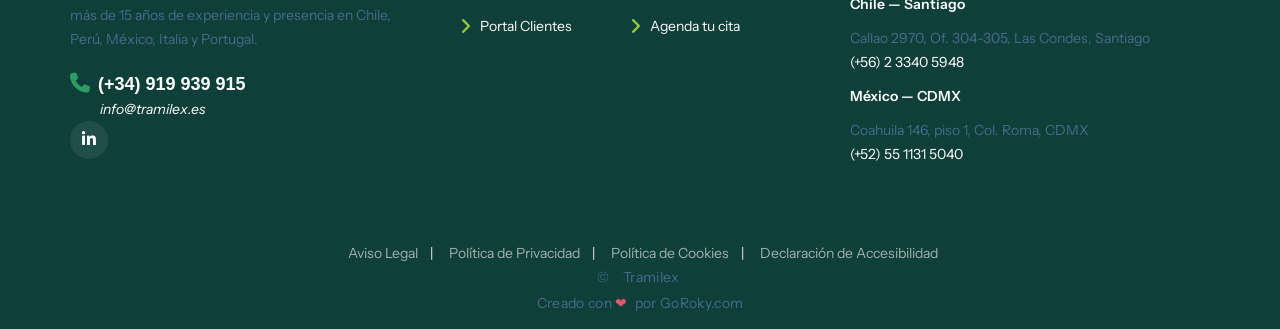
<file: politica-cookies.html>
<!DOCTYPE html>
<html class="#{html_class}" lang="es">
  <head>
    <title>Política de Cookies | Tramilex</title>
    <meta name="description" content="Información sobre el uso de cookies propias y de terceros en el sitio web de Tramilex.">
    <meta name="robots" content="noindex, nofollow">
    <link rel="canonical" href="https://tramilex.es/politica-cookies.html">
    <meta name="format-detection" content="telephone=no">
    <meta name="viewport" content="width=device-width, height=device-height, initial-scale=1.0, maximum-scale=1.0, user-scalable=0">
    <meta http-equiv="X-UA-Compatible" content="IE=edge">
    <meta charset="utf-8">
    <meta name="theme-color" content="#0E3F38">
    <link rel="icon" href="images/favicon.ico" type="image/x-icon">
    <meta property="og:type" content="website">
    <meta property="og:site_name" content="Tramilex">
    <meta property="og:locale" content="es_ES">
    <meta property="og:url" content="https://tramilex.es/politica-cookies.html">
    <meta property="og:title" content="Política de Cookies | Tramilex">
    <meta property="og:description" content="Información sobre el uso de cookies propias y de terceros en el sitio web de Tramilex.">
    <meta property="og:image" content="https://tramilex.es/images/og/tramilex-social-share.png">
    <meta property="og:image:width" content="1200">
    <meta property="og:image:height" content="630">
    <meta name="twitter:card" content="summary_large_image">
    <meta name="twitter:title" content="Política de Cookies | Tramilex">
    <meta name="twitter:description" content="Información sobre el uso de cookies propias y de terceros en el sitio web de Tramilex.">
    <meta name="twitter:image" content="https://tramilex.es/images/og/tramilex-social-share.png">
    <link rel="stylesheet" type="text/css" href="//fonts.googleapis.com/css?family=Archivo:400,500,600,700%7CInstrument+Sans:400,500,600,700">
    <link rel="stylesheet" href="css/bootstrap.css">
    <link rel="stylesheet" href="css/fonts.css">
    <link rel="stylesheet" href="css/style.css">
    <link rel="stylesheet" href="css/tramilex-theme.css">
    <link rel="stylesheet" href="https://cdnjs.cloudflare.com/ajax/libs/font-awesome/6.5.1/css/all.min.css">
    <script type="application/ld+json">
{
  "@context": "https://schema.org",
  "@graph": [
    {
      "@type": "Organization",
      "@id": "https://tramilex.es/#organization",
      "name": "Tramilex",
      "alternateName": "Legal Compliance and Business Management SPA",
      "url": "https://tramilex.es/",
      "logo": "https://tramilex.es/images/brand/tramilex-logo-cropped.png",
      "image": "https://tramilex.es/images/og/tramilex-social-share.png",
      "sameAs": [
        "https://www.linkedin.com/company/tramilex/"
      ],
      "description": "Especialistas en gestión de visados, permisos de trabajo, extranjería y constitución de empresas en España, con presencia en Chile, Perú, México, Italia y Portugal.",
      "contactPoint": [
        {
          "@type": "ContactPoint",
          "telephone": "+34-919-939-915",
          "contactType": "customer service",
          "areaServed": "ES",
          "availableLanguage": [
            "Spanish"
          ]
        },
        {
          "@type": "ContactPoint",
          "telephone": "+56-2-3340-5948",
          "contactType": "customer service",
          "areaServed": "CL",
          "availableLanguage": [
            "Spanish"
          ]
        },
        {
          "@type": "ContactPoint",
          "telephone": "+52-55-1131-5040",
          "contactType": "customer service",
          "areaServed": "MX",
          "availableLanguage": [
            "Spanish"
          ]
        }
      ]
    },
    {
      "@type": "ProfessionalService",
      "@id": "https://tramilex.es/#office-malaga",
      "name": "Tramilex — Málaga, España",
      "parentOrganization": {
        "@id": "https://tramilex.es/#organization"
      },
      "image": "https://tramilex.es/images/og/tramilex-social-share.png",
      "telephone": "+34-919-939-915",
      "email": "info@tramilex.es",
      "priceRange": "$$",
      "address": {
        "@type": "PostalAddress",
        "streetAddress": "Calle Cortina del Muelle, 11, 1ª planta",
        "addressLocality": "Málaga",
        "postalCode": "29015",
        "addressCountry": "ES"
      },
      "areaServed": [
        "Málaga",
        "Madrid",
        "España"
      ],
      "url": "https://tramilex.es/contacto.html"
    },
    {
      "@type": "ProfessionalService",
      "@id": "https://tramilex.es/#office-santiago",
      "name": "Tramilex — Santiago, Chile",
      "parentOrganization": {
        "@id": "https://tramilex.es/#organization"
      },
      "image": "https://tramilex.es/images/og/tramilex-social-share.png",
      "telephone": "+56-2-3340-5948",
      "email": "info@tramilex.es",
      "priceRange": "$$",
      "address": {
        "@type": "PostalAddress",
        "streetAddress": "Callao 2970, Of. 304-305, Las Condes",
        "addressLocality": "Santiago",
        "addressCountry": "CL"
      },
      "areaServed": [
        "Santiago",
        "Chile"
      ],
      "url": "https://tramilex.es/contacto.html"
    },
    {
      "@type": "ProfessionalService",
      "@id": "https://tramilex.es/#office-cdmx",
      "name": "Tramilex — Ciudad de México, México",
      "parentOrganization": {
        "@id": "https://tramilex.es/#organization"
      },
      "image": "https://tramilex.es/images/og/tramilex-social-share.png",
      "telephone": "+52-55-1131-5040",
      "email": "info@tramilex.es",
      "priceRange": "$$",
      "address": {
        "@type": "PostalAddress",
        "streetAddress": "Coahuila 146, piso 1, Col. Roma",
        "addressLocality": "Ciudad de México",
        "addressCountry": "MX"
      },
      "areaServed": [
        "Ciudad de México",
        "México"
      ],
      "url": "https://tramilex.es/contacto.html"
    },
    {
      "@type": "WebSite",
      "@id": "https://tramilex.es/#website",
      "url": "https://tramilex.es/",
      "name": "Tramilex",
      "publisher": {
        "@id": "https://tramilex.es/#organization"
      },
      "inLanguage": "es-ES"
    }
  ]
}
    </script>
    <script type="application/ld+json">
{
  "@context": "https://schema.org",
  "@type": "BreadcrumbList",
  "itemListElement": [
    {
      "@type": "ListItem",
      "position": 1,
      "name": "Inicio",
      "item": "https://tramilex.es/"
    },
    {
      "@type": "ListItem",
      "position": 2,
      "name": "Política de Cookies",
      "item": "https://tramilex.es/politica-cookies.html"
    }
  ]
}
    </script>
</head>
  <body>
    <div class="page">
      <div class="page-loader page-loader-variant-1">
        <div><a class="brand brand-md brand-inverse" href="index.html"><img src="images/brand/tramilex-logo-cropped.png" alt="Tramilex" width="223" height="60"/></a>
          <div class="page-loader-body">
            <div id="spinningSquaresG">
              <div class="spinningSquaresG" id="spinningSquaresG_1"></div>
              <div class="spinningSquaresG" id="spinningSquaresG_2"></div>
              <div class="spinningSquaresG" id="spinningSquaresG_3"></div>
              <div class="spinningSquaresG" id="spinningSquaresG_4"></div>
              <div class="spinningSquaresG" id="spinningSquaresG_5"></div>
              <div class="spinningSquaresG" id="spinningSquaresG_6"></div>
              <div class="spinningSquaresG" id="spinningSquaresG_7"></div>
              <div class="spinningSquaresG" id="spinningSquaresG_8"></div>
            </div>
          </div>
        </div>
      </div>
      <header class="page-head">
        <div class="rd-navbar-wrap">
          <nav class="rd-navbar rd-navbar-corporate-dark" data-layout="rd-navbar-fixed" data-sm-layout="rd-navbar-fixed" data-md-layout="rd-navbar-fixed" data-md-device-layout="rd-navbar-fixed" data-lg-layout="rd-navbar-static" data-lg-device-layout="rd-navbar-static" data-xl-device-layout="rd-navbar-static" data-xxl-device-layout="rd-navbar-static" data-xl-layout="rd-navbar-static" data-xxl-layout="rd-navbar-static" data-stick-up-clone="false" data-md-stick-up-offset="53px" data-lg-stick-up-offset="53px" data-md-stick-up="true" data-lg-stick-up="true">
            <div class="rd-navbar-inner">
              <div class="rd-navbar-aside">
                <div class="rd-navbar-aside-toggle" data-custom-toggle=".rd-navbar-aside" data-custom-toggle-disable-on-blur="true"><span></span></div>
                <div class="rd-navbar-aside-content context-dark">
                  <ul class="rd-navbar-aside-group list-units">
                    <li>
                      <div class="unit flex-row unit-spacing-xs">
                        <div class="unit-left"><span class="icon icon-xxs-small icon-primary material-icons-place icon-shift-1 offset-top-2"></span></div>
                        <div class="unit-body"><a class="link-white-v2 d-inline font-accent" href="contacto.html">Málaga · Santiago de Chile · Ciudad de México</a></div>
                      </div>
                    </li>
                    <li>
                      <div class="unit flex-row unit-spacing-xs">
                        <div class="unit-left"><span class="icon icon-xxs icon-primary fa-envelope-o offset-top-2"></span></div>
                        <div class="unit-body"><a class="link-white-v2 font-accent" href="mailto:info@tramilex.es">info@tramilex.es</a></div>
                      </div>
                    </li>
                    <li>
                      <div class="unit flex-row unit-spacing-xs">
                        <div class="unit-left"><span class="icon icon-xxs icon-primary material-icons-phone icon-shift-2"></span></div>
                        <div class="unit-body"><a class="link-white-v2 font-accent" href="tel:+34919939915">(+34) 919 939 915</a></div>
                      </div>
                    </li>
                  </ul>
                </div>
              </div>
              <div class="rd-navbar-group rd-navbar-search-wrap">
                <div class="rd-navbar-panel">
                  <button class="rd-navbar-toggle" data-custom-toggle=".rd-navbar-nav-wrap" data-custom-toggle-disable-on-blur="true"><span></span></button><a class="rd-navbar-brand brand" href="index.html"><img src="images/brand/tramilex-logo-header.png" alt="Tramilex" width="193" height="52"/></a>
                </div>
                <div class="rd-navbar-nav-wrap">
                  <div class="rd-navbar-nav-inner">
                    <ul class="rd-navbar-nav">
                      <li><a href="index.html">Inicio</a></li>
                      <li><a href="#">Visados</a>
                        <ul class="rd-navbar-dropdown">
                          <li><a href="visados-empresas-trabajadores.html">Visado Empresas y Trabajadores</a></li>
                          <li><a href="visado-estudiante.html">Visado de Estudiante</a></li>
                          <li><a href="https://tramilex.goroky.es/" target="_blank" rel="noopener">Área de Clientes</a></li>
                        </ul>
                      </li>
                      <li><a href="asesoria.html">Asesoría y Consultoría</a></li>
                      <li><a href="empresa.html">Empresa</a></li>
                      <li><a href="contacto.html">Contacto</a></li>
                      <li><a class="tramilex-nav-btn" href="https://tramilex.goroky.es/" target="_blank" rel="noopener">Portal</a></li>
                    </ul>

                  </div>
                </div>
              </div>
            </div>
          </nav>
        </div>
      </header>

      <section class="section-30 section-md-40 section-lg-66 section-xl-bottom-90 bg-gray-dark page-title-wrap" style="background-image: url(images/bg-image-3.jpg);">
        <div class="container">
          <div class="page-title">
            <h1>Política de Cookies</h1>
            
          </div>
        </div>
      </section>

      <section class="section-60 section-md-90 section-xl-bottom-120">
        <div class="container">
          <div class="row justify-content-md-center row-30">
            <div class="col-xl-10">
              <!-- Página generada manualmente a partir del contenido archivado del sitio anterior; se recomienda regenerarla con la herramienta/plugin de gestión de consentimiento elegida para la nueva web, en vez de mantenerla estática. -->
    <p class="text-secondary">Esta política de cookies se aplica a los ciudadanos y residentes legales permanentes del Espacio Económico Europeo y Suiza.</p>
              <div class="accordion accordion-group accordion-group-light" id="accCookies">

        <article class="accordion-item accordion-custom accordion-light">
          <div class="accordion-header" id="acc41">
            <div class="accordion-title">
              <button class="accordion-button" type="button" data-bs-toggle="collapse" data-bs-target="#acc42" aria-controls="acc42" aria-expanded="true">1. Introducción<span class="accordion-arrow"></span></button>
            </div>
          </div>
          <div class="accordion-collapse collapse show" id="acc42" aria-labelledby="acc41" data-bs-parent="#accCookies">
            <div class="accordion-body">
              <p>Nuestra web, tramilex.es, utiliza cookies y otras tecnologías relacionadas (denominadas conjuntamente «cookies»). Las cookies también son colocadas por terceros a los que hemos contratado.</p>
            </div>
          </div>
        </article>

        <article class="accordion-item accordion-custom accordion-light">
          <div class="accordion-header" id="acc43">
            <div class="accordion-title">
              <button class="accordion-button collapsed" type="button" data-bs-toggle="collapse" data-bs-target="#acc44" aria-controls="acc44" aria-expanded="false">2. ¿Qué son las cookies?<span class="accordion-arrow"></span></button>
            </div>
          </div>
          <div class="accordion-collapse collapse" id="acc44" aria-labelledby="acc43" data-bs-parent="#accCookies">
            <div class="accordion-body">
              <p>Una cookie es un pequeño archivo que se envía junto con las páginas de esta web y que tu navegador almacena en el disco duro de tu ordenador u otro dispositivo. La información almacenada puede ser devuelta a nuestros servidores o a los de terceros durante una visita posterior.</p>
            </div>
          </div>
        </article>

        <article class="accordion-item accordion-custom accordion-light">
          <div class="accordion-header" id="acc45">
            <div class="accordion-title">
              <button class="accordion-button collapsed" type="button" data-bs-toggle="collapse" data-bs-target="#acc46" aria-controls="acc46" aria-expanded="false">3. Cookies técnicas, de marketing y seguimiento<span class="accordion-arrow"></span></button>
            </div>
          </div>
          <div class="accordion-collapse collapse" id="acc46" aria-labelledby="acc45" data-bs-parent="#accCookies">
            <div class="accordion-body">
              <p><strong>Técnicas o funcionales:</strong> aseguran que ciertas partes de la web funcionen correctamente y que tus preferencias se recuerden. Podemos colocarlas sin tu consentimiento.</p>
     <p><strong>Marketing/seguimiento:</strong> se usan para crear perfiles de usuario con fines publicitarios o de seguimiento en esta web o en varias webs.</p>
            </div>
          </div>
        </article>

        <article class="accordion-item accordion-custom accordion-light">
          <div class="accordion-header" id="acc47">
            <div class="accordion-title">
              <button class="accordion-button collapsed" type="button" data-bs-toggle="collapse" data-bs-target="#acc48" aria-controls="acc48" aria-expanded="false">4. Cookies usadas en este sitio<span class="accordion-arrow"></span></button>
            </div>
          </div>
          <div class="accordion-collapse collapse" id="acc48" aria-labelledby="acc47" data-bs-parent="#accCookies">
            <div class="accordion-body">
              <p><strong>Google Analytics</strong> (estadísticas): _ga, _ga_*, _gid.<br>
     <strong>WordPress</strong> (funcional): wordpress_test_cookie, wp_lang, wp-settings-*, wordpress_logged_in_*.<br>
     <strong>Google reCAPTCHA</strong> (marketing/funcional): rc::a, rc::b, rc::c, _grecaptcha.<br>
     <strong>Gestión del consentimiento</strong> (funcional): cookies de la plataforma de consentimiento.<br>
     <strong>Analítica interna</strong> (estadísticas) e <strong>Intercom</strong> (funcional, chat de soporte).</p>
            </div>
          </div>
        </article>

        <article class="accordion-item accordion-custom accordion-light">
          <div class="accordion-header" id="acc49">
            <div class="accordion-title">
              <button class="accordion-button collapsed" type="button" data-bs-toggle="collapse" data-bs-target="#acc50" aria-controls="acc50" aria-expanded="false">5. Consentimiento<span class="accordion-arrow"></span></button>
            </div>
          </div>
          <div class="accordion-collapse collapse" id="acc50" aria-labelledby="acc49" data-bs-parent="#accCookies">
            <div class="accordion-body">
              <p>Cuando visites nuestra web por primera vez, te mostraremos un aviso con una explicación sobre las cookies. Al hacer clic en «Guardar preferencias», aceptas el uso de las categorías de cookies seleccionadas. Puedes desactivar el uso de cookies desde tu navegador, aunque la web podría dejar de funcionar correctamente.</p>
            </div>
          </div>
        </article>

        <article class="accordion-item accordion-custom accordion-light">
          <div class="accordion-header" id="acc51">
            <div class="accordion-title">
              <button class="accordion-button collapsed" type="button" data-bs-toggle="collapse" data-bs-target="#acc52" aria-controls="acc52" aria-expanded="false">6. Activación, desactivación y borrado de cookies<span class="accordion-arrow"></span></button>
            </div>
          </div>
          <div class="accordion-collapse collapse" id="acc52" aria-labelledby="acc51" data-bs-parent="#accCookies">
            <div class="accordion-body">
              <p>Puedes eliminar las cookies de forma automática o manual desde tu navegador, o configurarlo para que te avise cada vez que se coloque una cookie. Consulta la sección de ayuda de tu navegador para más información.</p>
            </div>
          </div>
        </article>

        <article class="accordion-item accordion-custom accordion-light">
          <div class="accordion-header" id="acc53">
            <div class="accordion-title">
              <button class="accordion-button collapsed" type="button" data-bs-toggle="collapse" data-bs-target="#acc54" aria-controls="acc54" aria-expanded="false">7. Tus derechos con respecto a los datos personales<span class="accordion-arrow"></span></button>
            </div>
          </div>
          <div class="accordion-collapse collapse" id="acc54" aria-labelledby="acc53" data-bs-parent="#accCookies">
            <div class="accordion-body">
              <p>Tienes derecho a saber por qué se necesitan tus datos, a acceder a ellos, a rectificarlos o eliminarlos, a revocar tu consentimiento y a solicitar la portabilidad de tus datos a otro responsable, así como a oponerte a su tratamiento.</p>
            </div>
          </div>
        </article>

        <article class="accordion-item accordion-custom accordion-light">
          <div class="accordion-header" id="acc55">
            <div class="accordion-title">
              <button class="accordion-button collapsed" type="button" data-bs-toggle="collapse" data-bs-target="#acc56" aria-controls="acc56" aria-expanded="false">8. Datos de contacto<span class="accordion-arrow"></span></button>
            </div>
          </div>
          <div class="accordion-collapse collapse" id="acc56" aria-labelledby="acc55" data-bs-parent="#accCookies">
            <div class="accordion-body">
              <p>LEGAL COMPLIANCE AND BUSINESS MANAGEMENT SPA<br>Calle Cortina del Muelle Nº 11, 1ª planta, Distrito Centro, 29015 Málaga, España<br>Correo electrónico: info@tramilex.es<br>Teléfono: 919 939 915</p>
            </div>
          </div>
        </article>
</div>
            </div>
          </div>
        </div>
      </section>

      <section class="section-40 section-md-60 bg-cello section-footer">
        <div class="container">
          <div class="row justify-content-sm-center">
            <div class="col-sm-10 col-md-11 col-lg-12">
              <div class="row row-50">
                <div class="col-md-6 col-lg-4">
                  <div class="inset-lg-right-30 footer-logo">
                    <a href="index.html"><img src="images/brand/tramilex-logo-light-cropped.png" alt="Tramilex" width="334" height="90"/></a>
                    <p class="text-bismark offset-top-15">Especialistas en gestión de visados, permisos de trabajo y constitución de empresas en España, con más de 15 años de experiencia y presencia en Chile, Perú, México, Italia y Portugal.</p>
                  </div>
                  <div class="group-md group-top">
                    <div>
                      <div class="unit align-items-center unit-horizontal unit-spacing-xs">
                        <div class="unit-left"><span class="icon icon-xs-smaller icon-primary fa-phone"></span></div>
                        <div class="unit-body"><a class="link link-bold link-white-v2" href="tel:+34919939915">(+34) 919 939 915</a></div>
                      </div>
                      <div class="inset-left-30"><a class="link-white-v2 fst-italic" href="mailto:info@tramilex.es">info@tramilex.es</a></div>
                    </div>
                  </div>
                  <div class="tramilex-social offset-top-20">
                    <a class="tramilex-social-icon" href="https://www.linkedin.com/company/tramilex/" target="_blank" rel="noopener" aria-label="Tramilex en LinkedIn"><span class="icon fa-linkedin"></span></a>
                  </div>
                </div>
                <div class="col-md-6 col-lg-4">
                  <h6 class="text-uppercase text-big footer-title">Enlaces</h6>
                  <div class="row" style="max-width: 340px;">
                    <div class="col-6">
                      <ul class="list-marked-variant-2">
                        <li><a href="index.html">Inicio</a></li>
                        <li><a href="visados-empresas-trabajadores.html">Visados Empresas</a></li>
                        <li><a href="visado-estudiante.html">Visado Estudiante</a></li>
                        <li><a href="https://tramilex.goroky.es/login" target="_blank" rel="noopener">Portal Clientes</a></li>
                      </ul>
                    </div>
                    <div class="col-6">
                      <ul class="list-marked-variant-2">
                        <li><a href="asesoria.html">Asesoría</a></li>
                        <li><a href="empresa.html">Empresa</a></li>
                        <li><a href="contacto.html">Contacto</a></li>
                        <li><a href="agenda.html">Agenda tu cita</a></li>
                      </ul>
                    </div>
                  </div>
                </div>
                <div class="col-md-6 col-lg-4">
                  <h6 class="text-uppercase text-big footer-title">Delegaciones</h6>
                  <div class="group-sm">
                    <p class="text-bismark fw-sbold text-white offset-top-0">España — Málaga</p>
                    <p class="text-bismark">Calle Cortina del Muelle, 11, 1ª planta, 29015 Málaga<br><a class="link-white-v2" href="tel:+34919939915">(+34) 919 939 915</a></p>
                    <p class="text-bismark fw-sbold text-white">Chile — Santiago</p>
                    <p class="text-bismark">Callao 2970, Of. 304-305, Las Condes, Santiago<br><a class="link-white-v2" href="tel:+56233405948">(+56) 2 3340 5948</a></p>
                    <p class="text-bismark fw-sbold text-white">México — CDMX</p>
                    <p class="text-bismark">Coahuila 146, piso 1, Col. Roma, CDMX<br><a class="link-white-v2" href="tel:+525511315040">(+52) 55 1131 5040</a></p>
                  </div>
                </div>
              </div>
            </div>
          </div>
        </div>
      </section>

      <footer class="page-foot section-15 bg-cloud-burst">
        <div class="container text-center">
          <div class="row">
            <div class="col-md-12">
              <ul class="list-inline list-inline-dashed tramilex-legal-links offset-bottom-10">
                <li><a href="aviso-legal.html">Aviso Legal</a></li>
<li><a href="politica-privacidad.html">Política de Privacidad</a></li>
<li><a href="politica-cookies.html">Política de Cookies</a></li>
<li><a href="declaracion-accesibilidad.html">Declaración de Accesibilidad</a></li>
              </ul>
              <p class="rights text-bismark"><span>&#169;&nbsp;</span><span id="copyright-year"></span><span>&nbsp;Tramilex</span></p>
              <p class="rights text-bismark tramilex-credit">Creado con <span class="tramilex-heart" aria-hidden="true">&#10084;</span> por GoRoky.com</p>
            </div>
          </div>
        </div>
      </footer>
    </div>
    <a class="tramilex-fab" href="agenda.html"><span class="icon icon-xs fa-calendar"></span>Agenda tu cita</a>
    <div class="snackbars" id="form-output-global"></div>
    <script src="js/core.min.js"></script>
    <script src="js/script.js"></script>
    <script src="js/reveal.js"></script>
    <script src="js/site-settings.js"></script>
    
  </body>
</html>
</file>
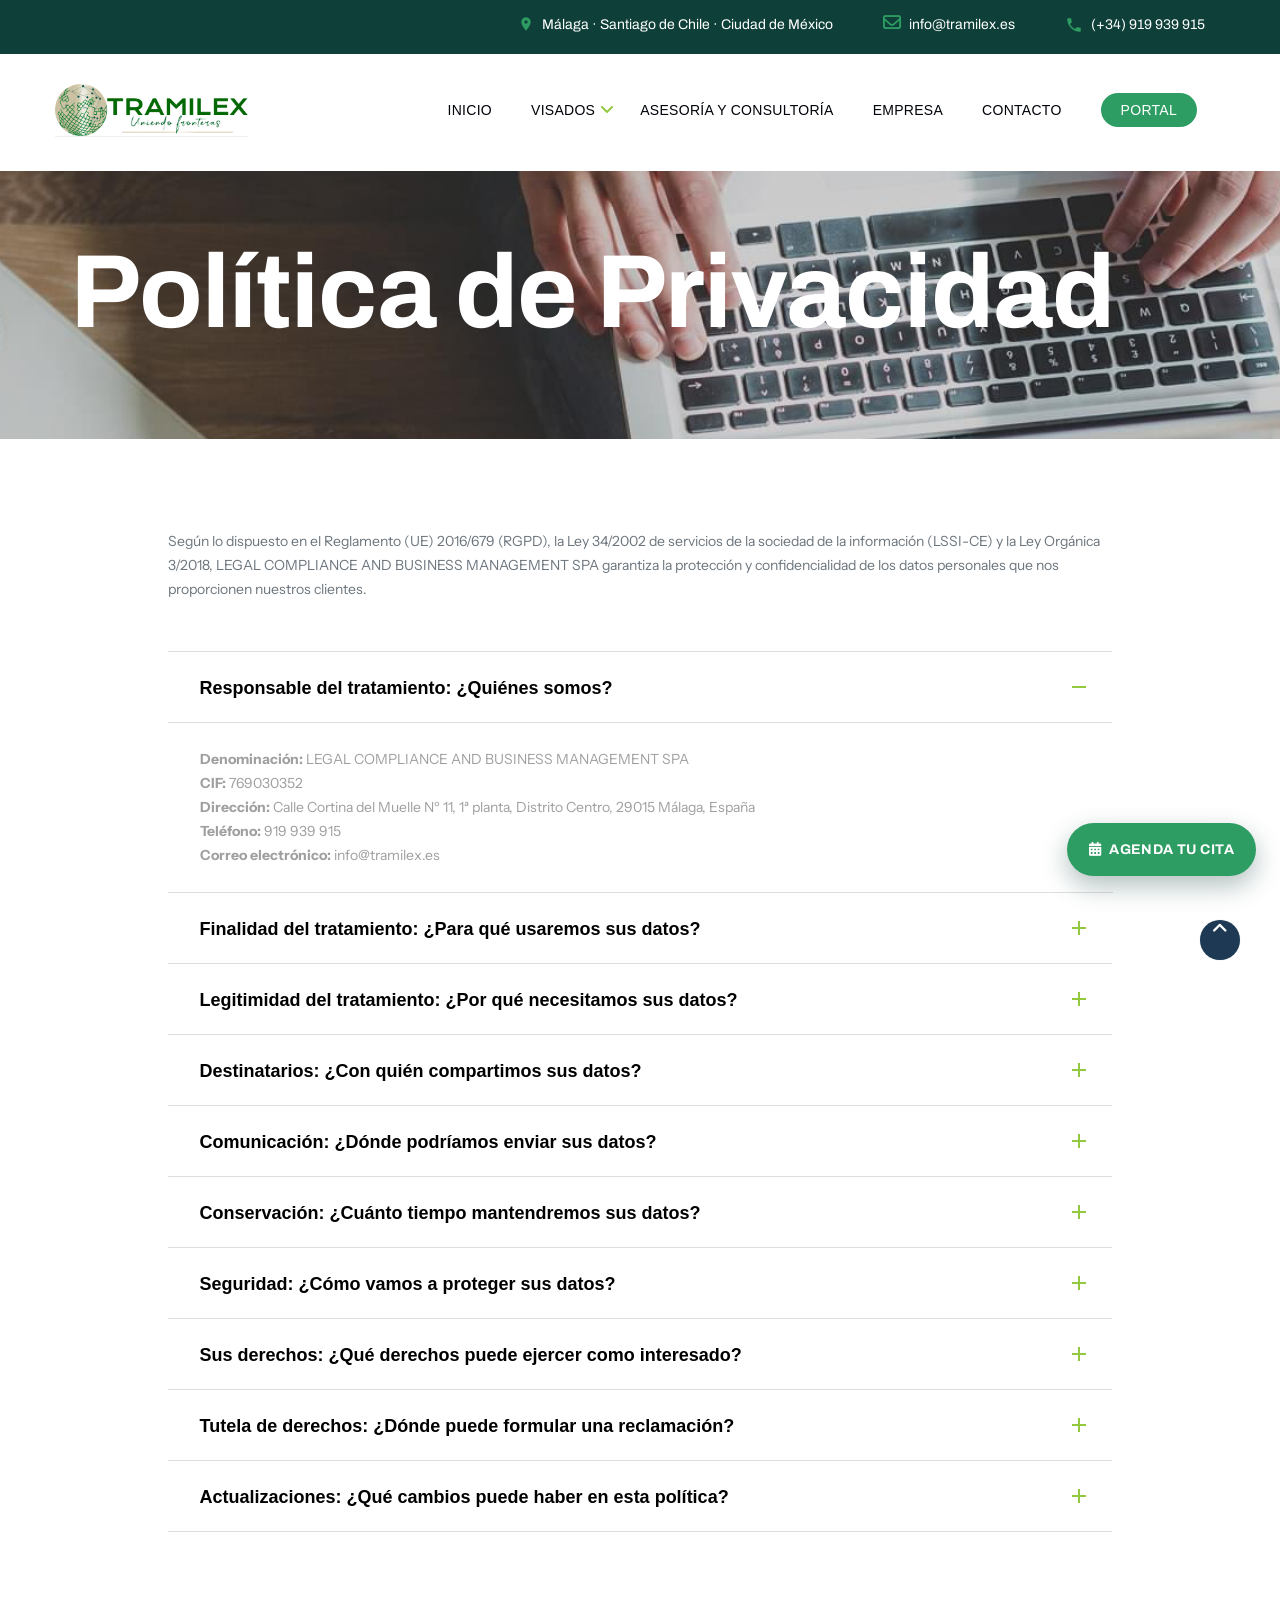
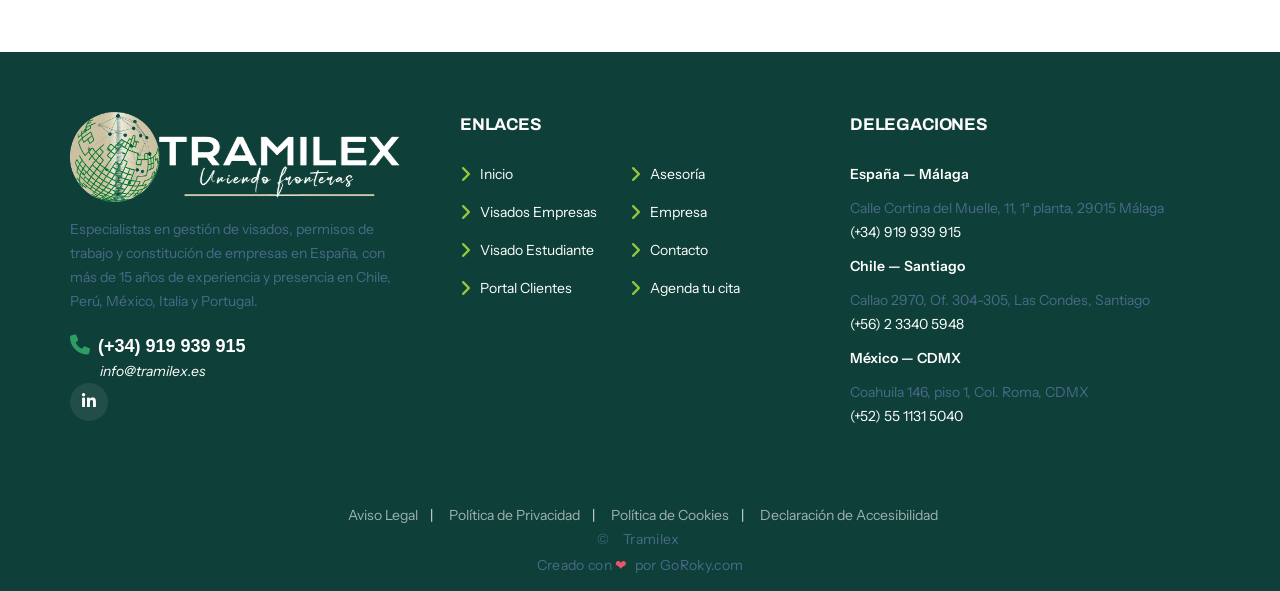
<file: politica-privacidad.html>
<!DOCTYPE html>
<html class="#{html_class}" lang="es">
  <head>
    <title>Política de Privacidad | Tramilex</title>
    <meta name="description" content="Política de privacidad y protección de datos de Tramilex, conforme al RGPD y la Ley Orgánica 3/2018.">
    <meta name="robots" content="noindex, nofollow">
    <link rel="canonical" href="https://tramilex.es/politica-privacidad.html">
    <meta name="format-detection" content="telephone=no">
    <meta name="viewport" content="width=device-width, height=device-height, initial-scale=1.0, maximum-scale=1.0, user-scalable=0">
    <meta http-equiv="X-UA-Compatible" content="IE=edge">
    <meta charset="utf-8">
    <meta name="theme-color" content="#0E3F38">
    <link rel="icon" href="images/favicon.ico" type="image/x-icon">
    <meta property="og:type" content="website">
    <meta property="og:site_name" content="Tramilex">
    <meta property="og:locale" content="es_ES">
    <meta property="og:url" content="https://tramilex.es/politica-privacidad.html">
    <meta property="og:title" content="Política de Privacidad | Tramilex">
    <meta property="og:description" content="Política de privacidad y protección de datos de Tramilex, conforme al RGPD y la Ley Orgánica 3/2018.">
    <meta property="og:image" content="https://tramilex.es/images/og/tramilex-social-share.png">
    <meta property="og:image:width" content="1200">
    <meta property="og:image:height" content="630">
    <meta name="twitter:card" content="summary_large_image">
    <meta name="twitter:title" content="Política de Privacidad | Tramilex">
    <meta name="twitter:description" content="Política de privacidad y protección de datos de Tramilex, conforme al RGPD y la Ley Orgánica 3/2018.">
    <meta name="twitter:image" content="https://tramilex.es/images/og/tramilex-social-share.png">
    <link rel="stylesheet" type="text/css" href="//fonts.googleapis.com/css?family=Archivo:400,500,600,700%7CInstrument+Sans:400,500,600,700">
    <link rel="stylesheet" href="css/bootstrap.css">
    <link rel="stylesheet" href="css/fonts.css">
    <link rel="stylesheet" href="css/style.css">
    <link rel="stylesheet" href="css/tramilex-theme.css">
    <link rel="stylesheet" href="https://cdnjs.cloudflare.com/ajax/libs/font-awesome/6.5.1/css/all.min.css">
    <script type="application/ld+json">
{
  "@context": "https://schema.org",
  "@graph": [
    {
      "@type": "Organization",
      "@id": "https://tramilex.es/#organization",
      "name": "Tramilex",
      "alternateName": "Legal Compliance and Business Management SPA",
      "url": "https://tramilex.es/",
      "logo": "https://tramilex.es/images/brand/tramilex-logo-cropped.png",
      "image": "https://tramilex.es/images/og/tramilex-social-share.png",
      "sameAs": [
        "https://www.linkedin.com/company/tramilex/"
      ],
      "description": "Especialistas en gestión de visados, permisos de trabajo, extranjería y constitución de empresas en España, con presencia en Chile, Perú, México, Italia y Portugal.",
      "contactPoint": [
        {
          "@type": "ContactPoint",
          "telephone": "+34-919-939-915",
          "contactType": "customer service",
          "areaServed": "ES",
          "availableLanguage": [
            "Spanish"
          ]
        },
        {
          "@type": "ContactPoint",
          "telephone": "+56-2-3340-5948",
          "contactType": "customer service",
          "areaServed": "CL",
          "availableLanguage": [
            "Spanish"
          ]
        },
        {
          "@type": "ContactPoint",
          "telephone": "+52-55-1131-5040",
          "contactType": "customer service",
          "areaServed": "MX",
          "availableLanguage": [
            "Spanish"
          ]
        }
      ]
    },
    {
      "@type": "ProfessionalService",
      "@id": "https://tramilex.es/#office-malaga",
      "name": "Tramilex — Málaga, España",
      "parentOrganization": {
        "@id": "https://tramilex.es/#organization"
      },
      "image": "https://tramilex.es/images/og/tramilex-social-share.png",
      "telephone": "+34-919-939-915",
      "email": "info@tramilex.es",
      "priceRange": "$$",
      "address": {
        "@type": "PostalAddress",
        "streetAddress": "Calle Cortina del Muelle, 11, 1ª planta",
        "addressLocality": "Málaga",
        "postalCode": "29015",
        "addressCountry": "ES"
      },
      "areaServed": [
        "Málaga",
        "Madrid",
        "España"
      ],
      "url": "https://tramilex.es/contacto.html"
    },
    {
      "@type": "ProfessionalService",
      "@id": "https://tramilex.es/#office-santiago",
      "name": "Tramilex — Santiago, Chile",
      "parentOrganization": {
        "@id": "https://tramilex.es/#organization"
      },
      "image": "https://tramilex.es/images/og/tramilex-social-share.png",
      "telephone": "+56-2-3340-5948",
      "email": "info@tramilex.es",
      "priceRange": "$$",
      "address": {
        "@type": "PostalAddress",
        "streetAddress": "Callao 2970, Of. 304-305, Las Condes",
        "addressLocality": "Santiago",
        "addressCountry": "CL"
      },
      "areaServed": [
        "Santiago",
        "Chile"
      ],
      "url": "https://tramilex.es/contacto.html"
    },
    {
      "@type": "ProfessionalService",
      "@id": "https://tramilex.es/#office-cdmx",
      "name": "Tramilex — Ciudad de México, México",
      "parentOrganization": {
        "@id": "https://tramilex.es/#organization"
      },
      "image": "https://tramilex.es/images/og/tramilex-social-share.png",
      "telephone": "+52-55-1131-5040",
      "email": "info@tramilex.es",
      "priceRange": "$$",
      "address": {
        "@type": "PostalAddress",
        "streetAddress": "Coahuila 146, piso 1, Col. Roma",
        "addressLocality": "Ciudad de México",
        "addressCountry": "MX"
      },
      "areaServed": [
        "Ciudad de México",
        "México"
      ],
      "url": "https://tramilex.es/contacto.html"
    },
    {
      "@type": "WebSite",
      "@id": "https://tramilex.es/#website",
      "url": "https://tramilex.es/",
      "name": "Tramilex",
      "publisher": {
        "@id": "https://tramilex.es/#organization"
      },
      "inLanguage": "es-ES"
    }
  ]
}
    </script>
    <script type="application/ld+json">
{
  "@context": "https://schema.org",
  "@type": "BreadcrumbList",
  "itemListElement": [
    {
      "@type": "ListItem",
      "position": 1,
      "name": "Inicio",
      "item": "https://tramilex.es/"
    },
    {
      "@type": "ListItem",
      "position": 2,
      "name": "Política de Privacidad",
      "item": "https://tramilex.es/politica-privacidad.html"
    }
  ]
}
    </script>
</head>
  <body>
    <div class="page">
      <div class="page-loader page-loader-variant-1">
        <div><a class="brand brand-md brand-inverse" href="index.html"><img src="images/brand/tramilex-logo-cropped.png" alt="Tramilex" width="223" height="60"/></a>
          <div class="page-loader-body">
            <div id="spinningSquaresG">
              <div class="spinningSquaresG" id="spinningSquaresG_1"></div>
              <div class="spinningSquaresG" id="spinningSquaresG_2"></div>
              <div class="spinningSquaresG" id="spinningSquaresG_3"></div>
              <div class="spinningSquaresG" id="spinningSquaresG_4"></div>
              <div class="spinningSquaresG" id="spinningSquaresG_5"></div>
              <div class="spinningSquaresG" id="spinningSquaresG_6"></div>
              <div class="spinningSquaresG" id="spinningSquaresG_7"></div>
              <div class="spinningSquaresG" id="spinningSquaresG_8"></div>
            </div>
          </div>
        </div>
      </div>
      <header class="page-head">
        <div class="rd-navbar-wrap">
          <nav class="rd-navbar rd-navbar-corporate-dark" data-layout="rd-navbar-fixed" data-sm-layout="rd-navbar-fixed" data-md-layout="rd-navbar-fixed" data-md-device-layout="rd-navbar-fixed" data-lg-layout="rd-navbar-static" data-lg-device-layout="rd-navbar-static" data-xl-device-layout="rd-navbar-static" data-xxl-device-layout="rd-navbar-static" data-xl-layout="rd-navbar-static" data-xxl-layout="rd-navbar-static" data-stick-up-clone="false" data-md-stick-up-offset="53px" data-lg-stick-up-offset="53px" data-md-stick-up="true" data-lg-stick-up="true">
            <div class="rd-navbar-inner">
              <div class="rd-navbar-aside">
                <div class="rd-navbar-aside-toggle" data-custom-toggle=".rd-navbar-aside" data-custom-toggle-disable-on-blur="true"><span></span></div>
                <div class="rd-navbar-aside-content context-dark">
                  <ul class="rd-navbar-aside-group list-units">
                    <li>
                      <div class="unit flex-row unit-spacing-xs">
                        <div class="unit-left"><span class="icon icon-xxs-small icon-primary material-icons-place icon-shift-1 offset-top-2"></span></div>
                        <div class="unit-body"><a class="link-white-v2 d-inline font-accent" href="contacto.html">Málaga · Santiago de Chile · Ciudad de México</a></div>
                      </div>
                    </li>
                    <li>
                      <div class="unit flex-row unit-spacing-xs">
                        <div class="unit-left"><span class="icon icon-xxs icon-primary fa-envelope-o offset-top-2"></span></div>
                        <div class="unit-body"><a class="link-white-v2 font-accent" href="mailto:info@tramilex.es">info@tramilex.es</a></div>
                      </div>
                    </li>
                    <li>
                      <div class="unit flex-row unit-spacing-xs">
                        <div class="unit-left"><span class="icon icon-xxs icon-primary material-icons-phone icon-shift-2"></span></div>
                        <div class="unit-body"><a class="link-white-v2 font-accent" href="tel:+34919939915">(+34) 919 939 915</a></div>
                      </div>
                    </li>
                  </ul>
                </div>
              </div>
              <div class="rd-navbar-group rd-navbar-search-wrap">
                <div class="rd-navbar-panel">
                  <button class="rd-navbar-toggle" data-custom-toggle=".rd-navbar-nav-wrap" data-custom-toggle-disable-on-blur="true"><span></span></button><a class="rd-navbar-brand brand" href="index.html"><img src="images/brand/tramilex-logo-header.png" alt="Tramilex" width="193" height="52"/></a>
                </div>
                <div class="rd-navbar-nav-wrap">
                  <div class="rd-navbar-nav-inner">
                    <ul class="rd-navbar-nav">
                      <li><a href="index.html">Inicio</a></li>
                      <li><a href="#">Visados</a>
                        <ul class="rd-navbar-dropdown">
                          <li><a href="visados-empresas-trabajadores.html">Visado Empresas y Trabajadores</a></li>
                          <li><a href="visado-estudiante.html">Visado de Estudiante</a></li>
                          <li><a href="https://tramilex.goroky.es/" target="_blank" rel="noopener">Área de Clientes</a></li>
                        </ul>
                      </li>
                      <li><a href="asesoria.html">Asesoría y Consultoría</a></li>
                      <li><a href="empresa.html">Empresa</a></li>
                      <li><a href="contacto.html">Contacto</a></li>
                      <li><a class="tramilex-nav-btn" href="https://tramilex.goroky.es/" target="_blank" rel="noopener">Portal</a></li>
                    </ul>

                  </div>
                </div>
              </div>
            </div>
          </nav>
        </div>
      </header>

      <section class="section-30 section-md-40 section-lg-66 section-xl-bottom-90 bg-gray-dark page-title-wrap" style="background-image: url(images/bg-image-3.jpg);">
        <div class="container">
          <div class="page-title">
            <h1>Política de Privacidad</h1>
            
          </div>
        </div>
      </section>

      <section class="section-60 section-md-90 section-xl-bottom-120">
        <div class="container">
          <div class="row justify-content-md-center row-30">
            <div class="col-xl-10">
              <p class="text-secondary">Según lo dispuesto en el Reglamento (UE) 2016/679 (RGPD), la Ley 34/2002 de servicios de la sociedad de la información (LSSI-CE) y la Ley Orgánica 3/2018, LEGAL COMPLIANCE AND BUSINESS MANAGEMENT SPA garantiza la protección y confidencialidad de los datos personales que nos proporcionen nuestros clientes.</p>
              <div class="accordion accordion-group accordion-group-light" id="accPrivacidad">

        <article class="accordion-item accordion-custom accordion-light">
          <div class="accordion-header" id="acc21">
            <div class="accordion-title">
              <button class="accordion-button" type="button" data-bs-toggle="collapse" data-bs-target="#acc22" aria-controls="acc22" aria-expanded="true">Responsable del tratamiento: ¿Quiénes somos?<span class="accordion-arrow"></span></button>
            </div>
          </div>
          <div class="accordion-collapse collapse show" id="acc22" aria-labelledby="acc21" data-bs-parent="#accPrivacidad">
            <div class="accordion-body">
              <p><strong>Denominación:</strong> LEGAL COMPLIANCE AND BUSINESS MANAGEMENT SPA<br>
     <strong>CIF:</strong> 769030352<br>
     <strong>Dirección:</strong> Calle Cortina del Muelle Nº 11, 1ª planta, Distrito Centro, 29015 Málaga, España<br>
     <strong>Teléfono:</strong> 919 939 915<br>
     <strong>Correo electrónico:</strong> info@tramilex.es</p>
            </div>
          </div>
        </article>

        <article class="accordion-item accordion-custom accordion-light">
          <div class="accordion-header" id="acc23">
            <div class="accordion-title">
              <button class="accordion-button collapsed" type="button" data-bs-toggle="collapse" data-bs-target="#acc24" aria-controls="acc24" aria-expanded="false">Finalidad del tratamiento: ¿Para qué usaremos sus datos?<span class="accordion-arrow"></span></button>
            </div>
          </div>
          <div class="accordion-collapse collapse" id="acc24" aria-labelledby="acc23" data-bs-parent="#accPrivacidad">
            <div class="accordion-body">
              <p>Todos los datos facilitados por nuestros clientes y/o visitantes serán incluidos en el registro de actividades de tratamiento, imprescindibles para prestar los servicios solicitados o resolver las dudas planteadas por nuestros visitantes. Nuestra política es no elaborar perfiles sobre los usuarios de nuestros servicios.</p>
            </div>
          </div>
        </article>

        <article class="accordion-item accordion-custom accordion-light">
          <div class="accordion-header" id="acc25">
            <div class="accordion-title">
              <button class="accordion-button collapsed" type="button" data-bs-toggle="collapse" data-bs-target="#acc26" aria-controls="acc26" aria-expanded="false">Legitimidad del tratamiento: ¿Por qué necesitamos sus datos?<span class="accordion-arrow"></span></button>
            </div>
          </div>
          <div class="accordion-collapse collapse" id="acc26" aria-labelledby="acc25" data-bs-parent="#accPrivacidad">
            <div class="accordion-body">
              <p>a) Relación contractual: cuando contrata alguno de nuestros servicios.<br>b) Interés legítimo: para atender consultas y reclamaciones y gestionar el cobro de cantidades adeudadas.<br>c) Su consentimiento: al marcar la casilla del formulario de contacto, nos autoriza a remitirle las comunicaciones necesarias para responder a su solicitud.</p>
            </div>
          </div>
        </article>

        <article class="accordion-item accordion-custom accordion-light">
          <div class="accordion-header" id="acc27">
            <div class="accordion-title">
              <button class="accordion-button collapsed" type="button" data-bs-toggle="collapse" data-bs-target="#acc28" aria-controls="acc28" aria-expanded="false">Destinatarios: ¿Con quién compartimos sus datos?<span class="accordion-arrow"></span></button>
            </div>
          </div>
          <div class="accordion-collapse collapse" id="acc28" aria-labelledby="acc27" data-bs-parent="#accPrivacidad">
            <div class="accordion-body">
              <p>No cedemos sus datos personales a nadie, salvo a las entidades públicas o privadas a las que estemos obligados por ley (por ejemplo, la Agencia Tributaria). Si necesitáramos comunicar sus datos por otro motivo, se lo solicitaremos previamente.</p>
            </div>
          </div>
        </article>

        <article class="accordion-item accordion-custom accordion-light">
          <div class="accordion-header" id="acc29">
            <div class="accordion-title">
              <button class="accordion-button collapsed" type="button" data-bs-toggle="collapse" data-bs-target="#acc30" aria-controls="acc30" aria-expanded="false">Comunicación: ¿Dónde podríamos enviar sus datos?<span class="accordion-arrow"></span></button>
            </div>
          </div>
          <div class="accordion-collapse collapse" id="acc30" aria-labelledby="acc29" data-bs-parent="#accPrivacidad">
            <div class="accordion-body">
              <p>No realizaremos transferencias internacionales de sus datos personales para ninguna de las finalidades indicadas.</p>
            </div>
          </div>
        </article>

        <article class="accordion-item accordion-custom accordion-light">
          <div class="accordion-header" id="acc31">
            <div class="accordion-title">
              <button class="accordion-button collapsed" type="button" data-bs-toggle="collapse" data-bs-target="#acc32" aria-controls="acc32" aria-expanded="false">Conservación: ¿Cuánto tiempo mantendremos sus datos?<span class="accordion-arrow"></span></button>
            </div>
          </div>
          <div class="accordion-collapse collapse" id="acc32" aria-labelledby="acc31" data-bs-parent="#accPrivacidad">
            <div class="accordion-body">
              <p>Solo conservaremos sus datos personales durante el tiempo necesario para los fines para los que fueron recabados, y posteriormente, debidamente bloqueados, durante el plazo de prescripción de las acciones que pudieran derivarse de la relación mantenida.</p>
            </div>
          </div>
        </article>

        <article class="accordion-item accordion-custom accordion-light">
          <div class="accordion-header" id="acc33">
            <div class="accordion-title">
              <button class="accordion-button collapsed" type="button" data-bs-toggle="collapse" data-bs-target="#acc34" aria-controls="acc34" aria-expanded="false">Seguridad: ¿Cómo vamos a proteger sus datos?<span class="accordion-arrow"></span></button>
            </div>
          </div>
          <div class="accordion-collapse collapse" id="acc34" aria-labelledby="acc33" data-bs-parent="#accPrivacidad">
            <div class="accordion-body">
              <p>Empleamos todos los esfuerzos razonables para mantener la confidencialidad de la información personal tratada en nuestros sistemas, exigiendo a los terceros que prestan servicios de soporte el cumplimiento de las mismas normas de privacidad.</p>
            </div>
          </div>
        </article>

        <article class="accordion-item accordion-custom accordion-light">
          <div class="accordion-header" id="acc35">
            <div class="accordion-title">
              <button class="accordion-button collapsed" type="button" data-bs-toggle="collapse" data-bs-target="#acc36" aria-controls="acc36" aria-expanded="false">Sus derechos: ¿Qué derechos puede ejercer como interesado?<span class="accordion-arrow"></span></button>
            </div>
          </div>
          <div class="accordion-collapse collapse" id="acc36" aria-labelledby="acc35" data-bs-parent="#accPrivacidad">
            <div class="accordion-body">
              <p>Podrá ejercer los derechos de acceso, rectificación, supresión, limitación, oposición, portabilidad y revocación del consentimiento, de forma gratuita, contactando con nosotros y adjuntando copia de su DNI.</p>
            </div>
          </div>
        </article>

        <article class="accordion-item accordion-custom accordion-light">
          <div class="accordion-header" id="acc37">
            <div class="accordion-title">
              <button class="accordion-button collapsed" type="button" data-bs-toggle="collapse" data-bs-target="#acc38" aria-controls="acc38" aria-expanded="false">Tutela de derechos: ¿Dónde puede formular una reclamación?<span class="accordion-arrow"></span></button>
            </div>
          </div>
          <div class="accordion-collapse collapse" id="acc38" aria-labelledby="acc37" data-bs-parent="#accPrivacidad">
            <div class="accordion-body">
              <p>Puede formular una reclamación ante la Agencia Española de Protección de Datos: sede electrónica <a class="link-primary" href="https://www.aepd.es" target="_blank" rel="noopener">aepd.es</a>, C/ Jorge Juan, 6, 28001 Madrid, teléfonos 901 100 099 y 912 663 517. La reclamación no conlleva coste alguno.</p>
            </div>
          </div>
        </article>

        <article class="accordion-item accordion-custom accordion-light">
          <div class="accordion-header" id="acc39">
            <div class="accordion-title">
              <button class="accordion-button collapsed" type="button" data-bs-toggle="collapse" data-bs-target="#acc40" aria-controls="acc40" aria-expanded="false">Actualizaciones: ¿Qué cambios puede haber en esta política?<span class="accordion-arrow"></span></button>
            </div>
          </div>
          <div class="accordion-collapse collapse" id="acc40" aria-labelledby="acc39" data-bs-parent="#accPrivacidad">
            <div class="accordion-body">
              <p>EL RESPONSABLE DEL TRATAMIENTO se reserva el derecho a modificar la presente política para adaptarla a novedades legislativas o jurisprudenciales.</p>
            </div>
          </div>
        </article>
</div>
            </div>
          </div>
        </div>
      </section>

      <section class="section-40 section-md-60 bg-cello section-footer">
        <div class="container">
          <div class="row justify-content-sm-center">
            <div class="col-sm-10 col-md-11 col-lg-12">
              <div class="row row-50">
                <div class="col-md-6 col-lg-4">
                  <div class="inset-lg-right-30 footer-logo">
                    <a href="index.html"><img src="images/brand/tramilex-logo-light-cropped.png" alt="Tramilex" width="334" height="90"/></a>
                    <p class="text-bismark offset-top-15">Especialistas en gestión de visados, permisos de trabajo y constitución de empresas en España, con más de 15 años de experiencia y presencia en Chile, Perú, México, Italia y Portugal.</p>
                  </div>
                  <div class="group-md group-top">
                    <div>
                      <div class="unit align-items-center unit-horizontal unit-spacing-xs">
                        <div class="unit-left"><span class="icon icon-xs-smaller icon-primary fa-phone"></span></div>
                        <div class="unit-body"><a class="link link-bold link-white-v2" href="tel:+34919939915">(+34) 919 939 915</a></div>
                      </div>
                      <div class="inset-left-30"><a class="link-white-v2 fst-italic" href="mailto:info@tramilex.es">info@tramilex.es</a></div>
                    </div>
                  </div>
                  <div class="tramilex-social offset-top-20">
                    <a class="tramilex-social-icon" href="https://www.linkedin.com/company/tramilex/" target="_blank" rel="noopener" aria-label="Tramilex en LinkedIn"><span class="icon fa-linkedin"></span></a>
                  </div>
                </div>
                <div class="col-md-6 col-lg-4">
                  <h6 class="text-uppercase text-big footer-title">Enlaces</h6>
                  <div class="row" style="max-width: 340px;">
                    <div class="col-6">
                      <ul class="list-marked-variant-2">
                        <li><a href="index.html">Inicio</a></li>
                        <li><a href="visados-empresas-trabajadores.html">Visados Empresas</a></li>
                        <li><a href="visado-estudiante.html">Visado Estudiante</a></li>
                        <li><a href="https://tramilex.goroky.es/login" target="_blank" rel="noopener">Portal Clientes</a></li>
                      </ul>
                    </div>
                    <div class="col-6">
                      <ul class="list-marked-variant-2">
                        <li><a href="asesoria.html">Asesoría</a></li>
                        <li><a href="empresa.html">Empresa</a></li>
                        <li><a href="contacto.html">Contacto</a></li>
                        <li><a href="agenda.html">Agenda tu cita</a></li>
                      </ul>
                    </div>
                  </div>
                </div>
                <div class="col-md-6 col-lg-4">
                  <h6 class="text-uppercase text-big footer-title">Delegaciones</h6>
                  <div class="group-sm">
                    <p class="text-bismark fw-sbold text-white offset-top-0">España — Málaga</p>
                    <p class="text-bismark">Calle Cortina del Muelle, 11, 1ª planta, 29015 Málaga<br><a class="link-white-v2" href="tel:+34919939915">(+34) 919 939 915</a></p>
                    <p class="text-bismark fw-sbold text-white">Chile — Santiago</p>
                    <p class="text-bismark">Callao 2970, Of. 304-305, Las Condes, Santiago<br><a class="link-white-v2" href="tel:+56233405948">(+56) 2 3340 5948</a></p>
                    <p class="text-bismark fw-sbold text-white">México — CDMX</p>
                    <p class="text-bismark">Coahuila 146, piso 1, Col. Roma, CDMX<br><a class="link-white-v2" href="tel:+525511315040">(+52) 55 1131 5040</a></p>
                  </div>
                </div>
              </div>
            </div>
          </div>
        </div>
      </section>

      <footer class="page-foot section-15 bg-cloud-burst">
        <div class="container text-center">
          <div class="row">
            <div class="col-md-12">
              <ul class="list-inline list-inline-dashed tramilex-legal-links offset-bottom-10">
                <li><a href="aviso-legal.html">Aviso Legal</a></li>
<li><a href="politica-privacidad.html">Política de Privacidad</a></li>
<li><a href="politica-cookies.html">Política de Cookies</a></li>
<li><a href="declaracion-accesibilidad.html">Declaración de Accesibilidad</a></li>
              </ul>
              <p class="rights text-bismark"><span>&#169;&nbsp;</span><span id="copyright-year"></span><span>&nbsp;Tramilex</span></p>
              <p class="rights text-bismark tramilex-credit">Creado con <span class="tramilex-heart" aria-hidden="true">&#10084;</span> por GoRoky.com</p>
            </div>
          </div>
        </div>
      </footer>
    </div>
    <a class="tramilex-fab" href="agenda.html"><span class="icon icon-xs fa-calendar"></span>Agenda tu cita</a>
    <div class="snackbars" id="form-output-global"></div>
    <script src="js/core.min.js"></script>
    <script src="js/script.js"></script>
    <script src="js/reveal.js"></script>
    <script src="js/site-settings.js"></script>
    
  </body>
</html>
</file>
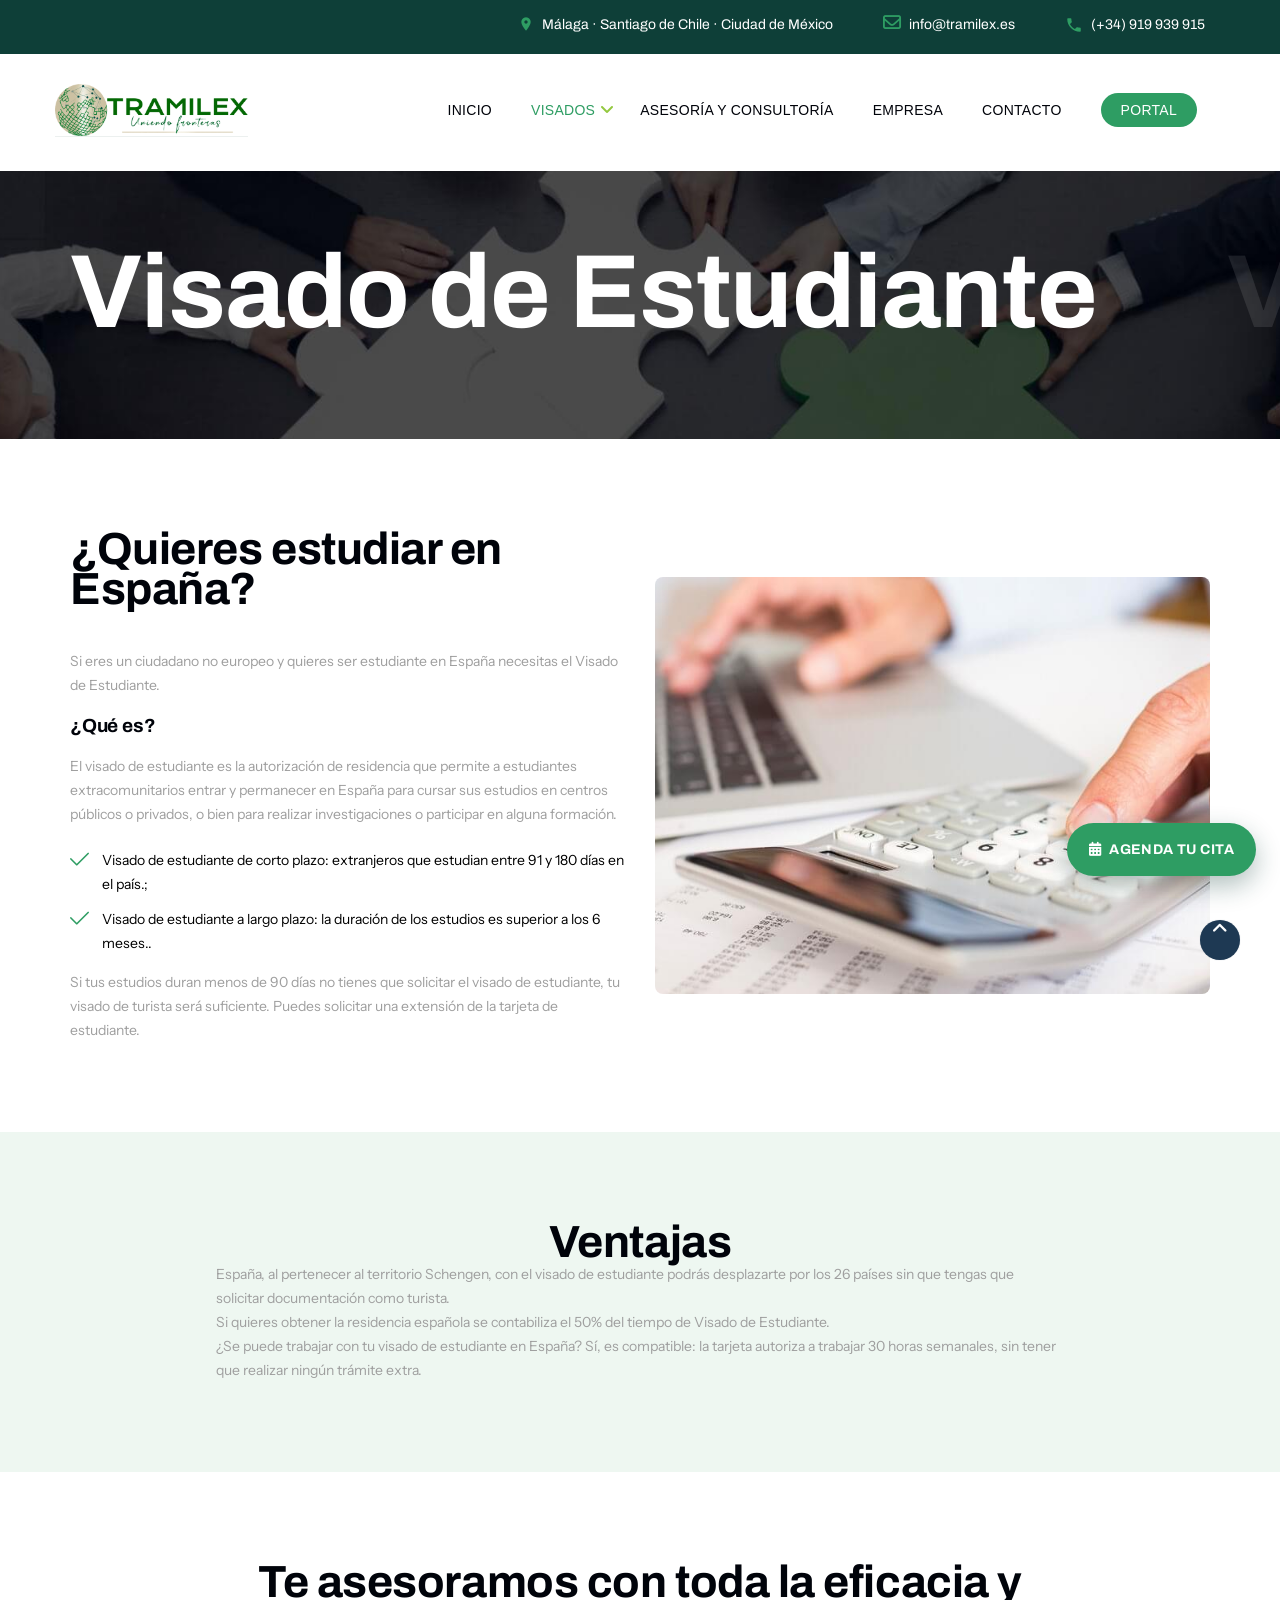
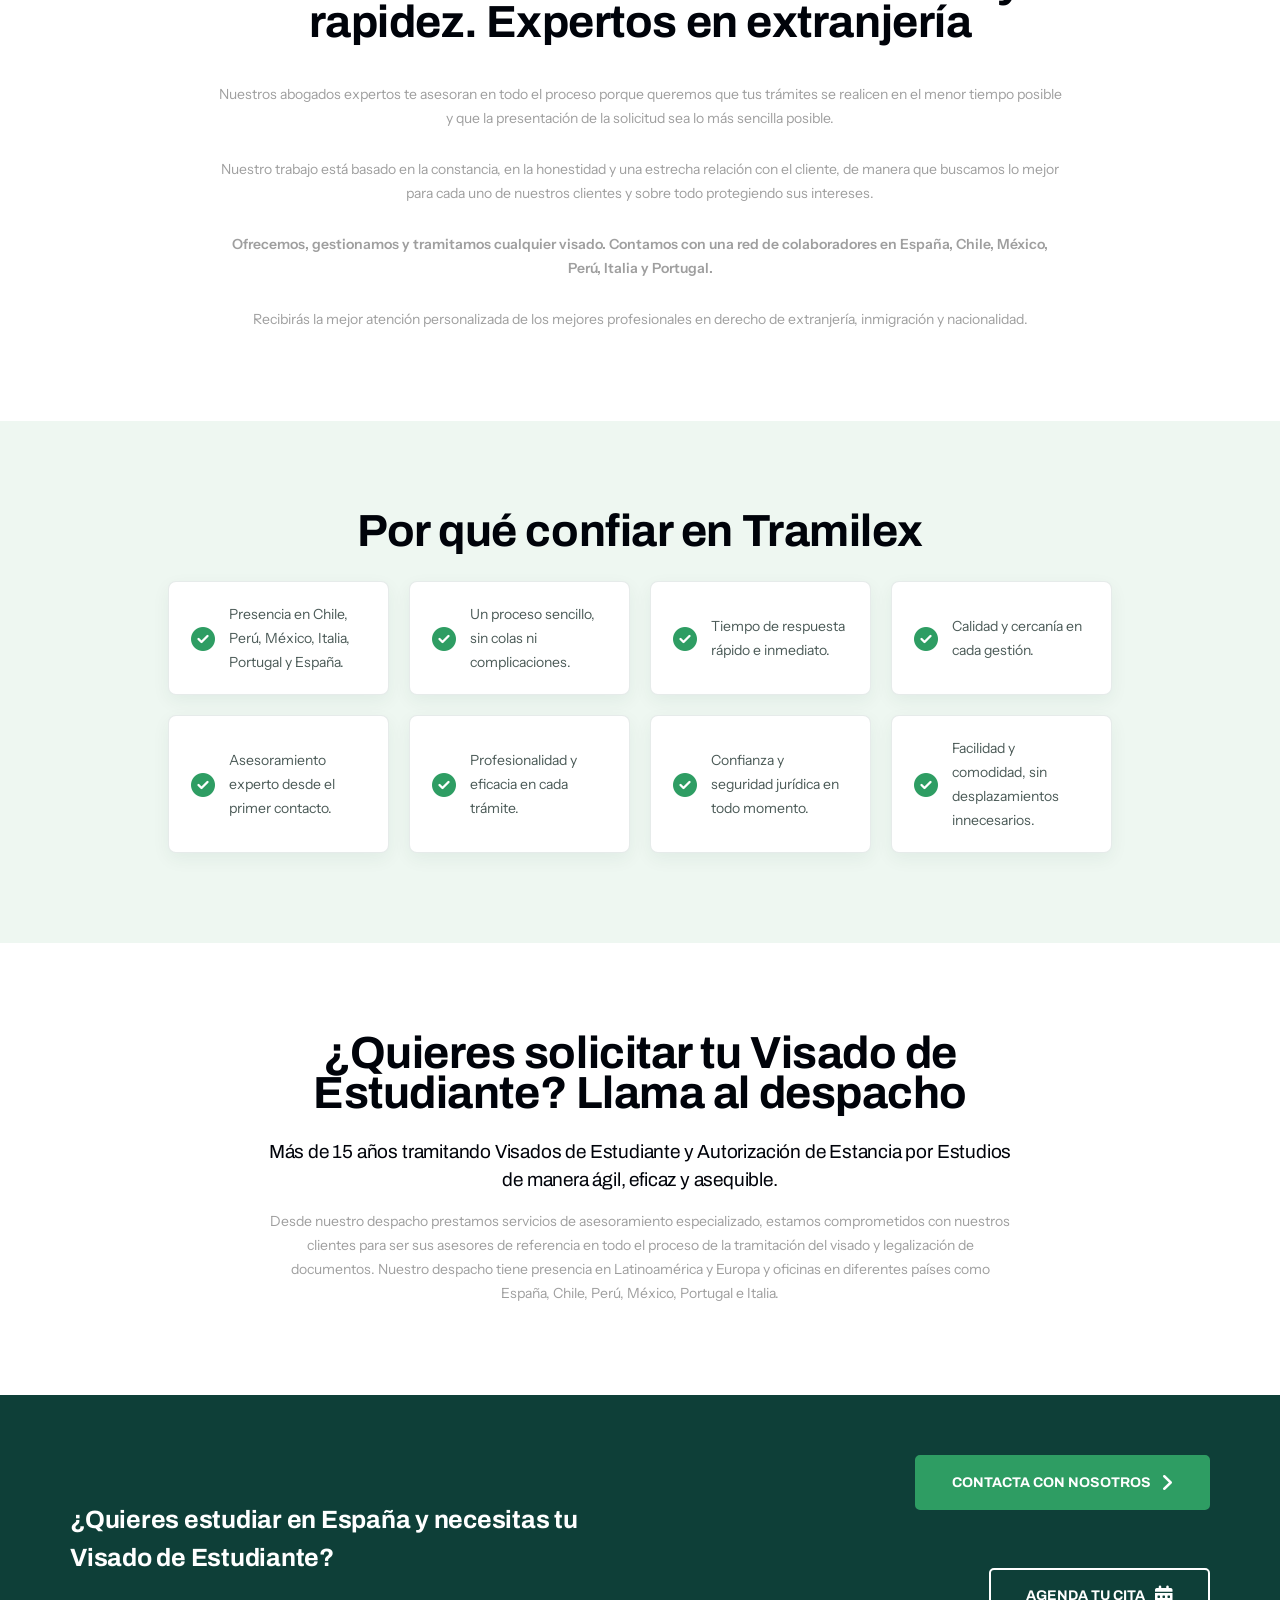
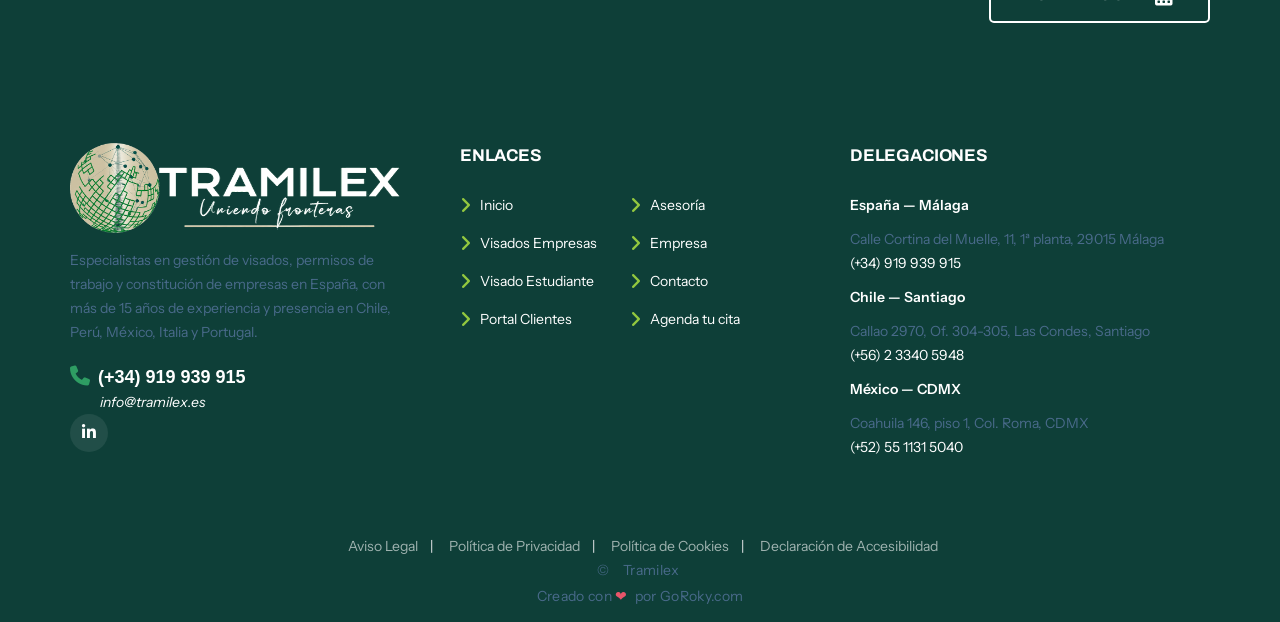
<file: visado-estudiante.html>
<!DOCTYPE html>
<html class="#{html_class}" lang="es">
  <head>
    <title>Visado de Estudiante para España | Tramilex</title>
    <meta name="description" content="Solicita tu Visado de Estudiante para España con Tramilex: requisitos, tramitación y asesoría legal para estudiantes de Chile, Perú, México y toda Latinoamérica.">
    <link rel="canonical" href="https://tramilex.es/visado-estudiante.html">
    <meta name="format-detection" content="telephone=no">
    <meta name="viewport" content="width=device-width, height=device-height, initial-scale=1.0, maximum-scale=1.0, user-scalable=0">
    <meta http-equiv="X-UA-Compatible" content="IE=edge">
    <meta charset="utf-8">
    <meta name="theme-color" content="#0E3F38">
    <link rel="icon" href="images/favicon.ico" type="image/x-icon">
    <meta property="og:type" content="website">
    <meta property="og:site_name" content="Tramilex">
    <meta property="og:locale" content="es_ES">
    <meta property="og:url" content="https://tramilex.es/visado-estudiante.html">
    <meta property="og:title" content="Visado de Estudiante para España | Tramilex">
    <meta property="og:description" content="Solicita tu Visado de Estudiante para España con Tramilex: requisitos, tramitación y asesoría legal para estudiantes de Chile, Perú, México y toda Latinoamérica.">
    <meta property="og:image" content="https://tramilex.es/images/og/tramilex-social-share.png">
    <meta property="og:image:width" content="1200">
    <meta property="og:image:height" content="630">
    <meta name="twitter:card" content="summary_large_image">
    <meta name="twitter:title" content="Visado de Estudiante para España | Tramilex">
    <meta name="twitter:description" content="Solicita tu Visado de Estudiante para España con Tramilex: requisitos, tramitación y asesoría legal para estudiantes de Chile, Perú, México y toda Latinoamérica.">
    <meta name="twitter:image" content="https://tramilex.es/images/og/tramilex-social-share.png">
    <link rel="stylesheet" type="text/css" href="//fonts.googleapis.com/css?family=Archivo:400,500,600,700%7CInstrument+Sans:400,500,600,700">
    <link rel="stylesheet" href="css/bootstrap.css">
    <link rel="stylesheet" href="css/fonts.css">
    <link rel="stylesheet" href="css/style.css">
    <link rel="stylesheet" href="css/tramilex-theme.css">
    <link rel="stylesheet" href="https://cdnjs.cloudflare.com/ajax/libs/font-awesome/6.5.1/css/all.min.css">
    <script type="application/ld+json">
{
  "@context": "https://schema.org",
  "@graph": [
    {
      "@type": "Organization",
      "@id": "https://tramilex.es/#organization",
      "name": "Tramilex",
      "alternateName": "Legal Compliance and Business Management SPA",
      "url": "https://tramilex.es/",
      "logo": "https://tramilex.es/images/brand/tramilex-logo-cropped.png",
      "image": "https://tramilex.es/images/og/tramilex-social-share.png",
      "sameAs": [
        "https://www.linkedin.com/company/tramilex/"
      ],
      "description": "Especialistas en gestión de visados, permisos de trabajo, extranjería y constitución de empresas en España, con presencia en Chile, Perú, México, Italia y Portugal.",
      "contactPoint": [
        {
          "@type": "ContactPoint",
          "telephone": "+34-919-939-915",
          "contactType": "customer service",
          "areaServed": "ES",
          "availableLanguage": [
            "Spanish"
          ]
        },
        {
          "@type": "ContactPoint",
          "telephone": "+56-2-3340-5948",
          "contactType": "customer service",
          "areaServed": "CL",
          "availableLanguage": [
            "Spanish"
          ]
        },
        {
          "@type": "ContactPoint",
          "telephone": "+52-55-1131-5040",
          "contactType": "customer service",
          "areaServed": "MX",
          "availableLanguage": [
            "Spanish"
          ]
        }
      ]
    },
    {
      "@type": "ProfessionalService",
      "@id": "https://tramilex.es/#office-malaga",
      "name": "Tramilex — Málaga, España",
      "parentOrganization": {
        "@id": "https://tramilex.es/#organization"
      },
      "image": "https://tramilex.es/images/og/tramilex-social-share.png",
      "telephone": "+34-919-939-915",
      "email": "info@tramilex.es",
      "priceRange": "$$",
      "address": {
        "@type": "PostalAddress",
        "streetAddress": "Calle Cortina del Muelle, 11, 1ª planta",
        "addressLocality": "Málaga",
        "postalCode": "29015",
        "addressCountry": "ES"
      },
      "areaServed": [
        "Málaga",
        "Madrid",
        "España"
      ],
      "url": "https://tramilex.es/contacto.html"
    },
    {
      "@type": "ProfessionalService",
      "@id": "https://tramilex.es/#office-santiago",
      "name": "Tramilex — Santiago, Chile",
      "parentOrganization": {
        "@id": "https://tramilex.es/#organization"
      },
      "image": "https://tramilex.es/images/og/tramilex-social-share.png",
      "telephone": "+56-2-3340-5948",
      "email": "info@tramilex.es",
      "priceRange": "$$",
      "address": {
        "@type": "PostalAddress",
        "streetAddress": "Callao 2970, Of. 304-305, Las Condes",
        "addressLocality": "Santiago",
        "addressCountry": "CL"
      },
      "areaServed": [
        "Santiago",
        "Chile"
      ],
      "url": "https://tramilex.es/contacto.html"
    },
    {
      "@type": "ProfessionalService",
      "@id": "https://tramilex.es/#office-cdmx",
      "name": "Tramilex — Ciudad de México, México",
      "parentOrganization": {
        "@id": "https://tramilex.es/#organization"
      },
      "image": "https://tramilex.es/images/og/tramilex-social-share.png",
      "telephone": "+52-55-1131-5040",
      "email": "info@tramilex.es",
      "priceRange": "$$",
      "address": {
        "@type": "PostalAddress",
        "streetAddress": "Coahuila 146, piso 1, Col. Roma",
        "addressLocality": "Ciudad de México",
        "addressCountry": "MX"
      },
      "areaServed": [
        "Ciudad de México",
        "México"
      ],
      "url": "https://tramilex.es/contacto.html"
    },
    {
      "@type": "WebSite",
      "@id": "https://tramilex.es/#website",
      "url": "https://tramilex.es/",
      "name": "Tramilex",
      "publisher": {
        "@id": "https://tramilex.es/#organization"
      },
      "inLanguage": "es-ES"
    }
  ]
}
    </script>
    <script type="application/ld+json">
{
  "@context": "https://schema.org",
  "@type": "BreadcrumbList",
  "itemListElement": [
    {
      "@type": "ListItem",
      "position": 1,
      "name": "Inicio",
      "item": "https://tramilex.es/"
    },
    {
      "@type": "ListItem",
      "position": 2,
      "name": "Visado de Estudiante para España",
      "item": "https://tramilex.es/visado-estudiante.html"
    }
  ]
}
    </script>
</head>
  <body>
    <div class="page">
      <div class="page-loader page-loader-variant-1">
        <div><a class="brand brand-md brand-inverse" href="index.html"><img src="images/brand/tramilex-logo-cropped.png" alt="Tramilex" width="223" height="60"/></a>
          <div class="page-loader-body">
            <div id="spinningSquaresG">
              <div class="spinningSquaresG" id="spinningSquaresG_1"></div>
              <div class="spinningSquaresG" id="spinningSquaresG_2"></div>
              <div class="spinningSquaresG" id="spinningSquaresG_3"></div>
              <div class="spinningSquaresG" id="spinningSquaresG_4"></div>
              <div class="spinningSquaresG" id="spinningSquaresG_5"></div>
              <div class="spinningSquaresG" id="spinningSquaresG_6"></div>
              <div class="spinningSquaresG" id="spinningSquaresG_7"></div>
              <div class="spinningSquaresG" id="spinningSquaresG_8"></div>
            </div>
          </div>
        </div>
      </div>
      <header class="page-head">
        <div class="rd-navbar-wrap">
          <nav class="rd-navbar rd-navbar-corporate-dark" data-layout="rd-navbar-fixed" data-sm-layout="rd-navbar-fixed" data-md-layout="rd-navbar-fixed" data-md-device-layout="rd-navbar-fixed" data-lg-layout="rd-navbar-static" data-lg-device-layout="rd-navbar-static" data-xl-device-layout="rd-navbar-static" data-xxl-device-layout="rd-navbar-static" data-xl-layout="rd-navbar-static" data-xxl-layout="rd-navbar-static" data-stick-up-clone="false" data-md-stick-up-offset="53px" data-lg-stick-up-offset="53px" data-md-stick-up="true" data-lg-stick-up="true">
            <div class="rd-navbar-inner">
              <div class="rd-navbar-aside">
                <div class="rd-navbar-aside-toggle" data-custom-toggle=".rd-navbar-aside" data-custom-toggle-disable-on-blur="true"><span></span></div>
                <div class="rd-navbar-aside-content context-dark">
                  <ul class="rd-navbar-aside-group list-units">
                    <li>
                      <div class="unit flex-row unit-spacing-xs">
                        <div class="unit-left"><span class="icon icon-xxs-small icon-primary material-icons-place icon-shift-1 offset-top-2"></span></div>
                        <div class="unit-body"><a class="link-white-v2 d-inline font-accent" href="contacto.html">Málaga · Santiago de Chile · Ciudad de México</a></div>
                      </div>
                    </li>
                    <li>
                      <div class="unit flex-row unit-spacing-xs">
                        <div class="unit-left"><span class="icon icon-xxs icon-primary fa-envelope-o offset-top-2"></span></div>
                        <div class="unit-body"><a class="link-white-v2 font-accent" href="mailto:info@tramilex.es">info@tramilex.es</a></div>
                      </div>
                    </li>
                    <li>
                      <div class="unit flex-row unit-spacing-xs">
                        <div class="unit-left"><span class="icon icon-xxs icon-primary material-icons-phone icon-shift-2"></span></div>
                        <div class="unit-body"><a class="link-white-v2 font-accent" href="tel:+34919939915">(+34) 919 939 915</a></div>
                      </div>
                    </li>
                  </ul>
                </div>
              </div>
              <div class="rd-navbar-group rd-navbar-search-wrap">
                <div class="rd-navbar-panel">
                  <button class="rd-navbar-toggle" data-custom-toggle=".rd-navbar-nav-wrap" data-custom-toggle-disable-on-blur="true"><span></span></button><a class="rd-navbar-brand brand" href="index.html"><img src="images/brand/tramilex-logo-header.png" alt="Tramilex" width="193" height="52"/></a>
                </div>
                <div class="rd-navbar-nav-wrap">
                  <div class="rd-navbar-nav-inner">
                    <ul class="rd-navbar-nav">
                      <li><a href="index.html">Inicio</a></li>
                      <li class="active"><a href="#">Visados</a>
                        <ul class="rd-navbar-dropdown">
                          <li><a href="visados-empresas-trabajadores.html">Visado Empresas y Trabajadores</a></li>
                          <li><a href="visado-estudiante.html">Visado de Estudiante</a></li>
                          <li><a href="https://tramilex.goroky.es/" target="_blank" rel="noopener">Área de Clientes</a></li>
                        </ul>
                      </li>
                      <li><a href="asesoria.html">Asesoría y Consultoría</a></li>
                      <li><a href="empresa.html">Empresa</a></li>
                      <li><a href="contacto.html">Contacto</a></li>
                      <li><a class="tramilex-nav-btn" href="https://tramilex.goroky.es/" target="_blank" rel="noopener">Portal</a></li>
                    </ul>

                  </div>
                </div>
              </div>
            </div>
          </nav>
        </div>
      </header>

      <section class="section-30 section-md-40 section-lg-66 section-xl-bottom-90 bg-gray-dark page-title-wrap" style="background-image: url(images/bg-image-4.jpg);">
        <div class="container">
          <div class="page-title">
            <h1>Visado de Estudiante</h1>
            
          </div>
        </div>
      </section>

      <section class="section-60 section-md-90">
        <div class="container">
          <div class="row row-40 align-items-center">
            <div class="col-lg-6">
              <h3>¿Quieres estudiar en España?</h3>
              <p>Si eres un ciudadano no europeo y quieres ser estudiante en España necesitas el Visado de Estudiante.</p>
              <h5 class="offset-top-15">¿Qué es?</h5>
              <p>El visado de estudiante es la autorización de residencia que permite a estudiantes extracomunitarios entrar y permanecer en España para cursar sus estudios en centros públicos o privados, o bien para realizar investigaciones o participar en alguna formación.</p>
              <ul class="list-marked"><li>Visado de estudiante de corto plazo: extranjeros que estudian entre 91 y 180 días en el país.</li>
<li>Visado de estudiante a largo plazo: la duración de los estudios es superior a los 6 meses.</li></ul>
              <p class="offset-top-15">Si tus estudios duran menos de 90 días no tienes que solicitar el visado de estudiante, tu visado de turista será suficiente. Puedes solicitar una extensión de la tarjeta de estudiante.</p>
            </div>
            <div class="col-lg-6"><img class="w-100" src="images/careers-4-1171x519.jpg" alt="Visado de estudiante"/></div>
          </div>
        </div>
      </section>

      <section class="section-60 section-md-90 bg-whisper-lighten">
        <div class="container">
          <div class="row justify-content-center">
            <div class="col-lg-9">
              <h3 class="text-center">Ventajas</h3>
              <ol class="offset-top-20">
                <li>España, al pertenecer al territorio Schengen, con el visado de estudiante podrás desplazarte por los 26 países sin que tengas que solicitar documentación como turista.</li>
                <li>Si quieres obtener la residencia española se contabiliza el 50% del tiempo de Visado de Estudiante.</li>
                <li>¿Se puede trabajar con tu visado de estudiante en España? Sí, es compatible: la tarjeta autoriza a trabajar 30 horas semanales, sin tener que realizar ningún trámite extra.</li>
              </ol>
            </div>
          </div>
        </div>
      </section>

      <section class="section-60 section-md-90">
        <div class="container text-center">
          <div class="row justify-content-center">
            <div class="col-lg-9">
              <h3>Te asesoramos con toda la eficacia y rapidez. Expertos en extranjería</h3>
              <p>Nuestros abogados expertos te asesoran en todo el proceso porque queremos que tus trámites se realicen en el menor tiempo posible y que la presentación de la solicitud sea lo más sencilla posible.</p>
              <p>Nuestro trabajo está basado en la constancia, en la honestidad y una estrecha relación con el cliente, de manera que buscamos lo mejor para cada uno de nuestros clientes y sobre todo protegiendo sus intereses.</p>
              <p class="fw-sbold">Ofrecemos, gestionamos y tramitamos cualquier visado. Contamos con una red de colaboradores en España, Chile, México, Perú, Italia y Portugal.</p>
              <p>Recibirás la mejor atención personalizada de los mejores profesionales en derecho de extranjería, inmigración y nacionalidad.</p>
            </div>
          </div>
        </div>
      </section>

      <section class="section-60 section-md-90 bg-whisper-lighten">
        <div class="container">
          <h3 class="text-center">Por qué confiar en Tramilex</h3>
          <div class="row justify-content-center offset-top-30">
            <div class="col-lg-10"><div class="tramilex-check-grid"><div class="tramilex-check-card"><span class="icon icon-sm fa-check-circle"></span><p>Presencia en Chile, Perú, México, Italia, Portugal y España.</p></div>
<div class="tramilex-check-card"><span class="icon icon-sm fa-check-circle"></span><p>Un proceso sencillo, sin colas ni complicaciones.</p></div>
<div class="tramilex-check-card"><span class="icon icon-sm fa-check-circle"></span><p>Tiempo de respuesta rápido e inmediato.</p></div>
<div class="tramilex-check-card"><span class="icon icon-sm fa-check-circle"></span><p>Calidad y cercanía en cada gestión.</p></div>
<div class="tramilex-check-card"><span class="icon icon-sm fa-check-circle"></span><p>Asesoramiento experto desde el primer contacto.</p></div>
<div class="tramilex-check-card"><span class="icon icon-sm fa-check-circle"></span><p>Profesionalidad y eficacia en cada trámite.</p></div>
<div class="tramilex-check-card"><span class="icon icon-sm fa-check-circle"></span><p>Confianza y seguridad jurídica en todo momento.</p></div>
<div class="tramilex-check-card"><span class="icon icon-sm fa-check-circle"></span><p>Facilidad y comodidad, sin desplazamientos innecesarios.</p></div></div></div>
          </div>
        </div>
      </section>

      <section class="section-60 section-md-90 text-center">
        <div class="container">
          <div class="row justify-content-center">
            <div class="col-lg-8">
              <h3>¿Quieres solicitar tu Visado de Estudiante? Llama al despacho</h3>
              <h5 class="text-gray-base-05 fw-normal">Más de 15 años tramitando Visados de Estudiante y Autorización de Estancia por Estudios de manera ágil, eficaz y asequible.</h5>
              <p class="offset-top-15">Desde nuestro despacho prestamos servicios de asesoramiento especializado, estamos comprometidos con nuestros clientes para ser sus asesores de referencia en todo el proceso de la tramitación del visado y legalización de documentos. Nuestro despacho tiene presencia en Latinoamérica y Europa y oficinas en diferentes países como España, Chile, Perú, México, Portugal e Italia.</p>
            </div>
          </div>
        </div>
      </section>

      <section class="section-40 section-md-60 bg-cello">
        <div class="container">
          <div class="row align-items-center justify-content-between row-30">
            <div class="col-lg-6"><h4 class="text-white offset-bottom-0">¿Quieres estudiar en España y necesitas tu Visado de Estudiante?</h4></div>
            <div class="col-lg-5 text-lg-end">
              <div class="d-inline-flex flex-wrap justify-content-lg-end" style="gap:14px;">
                <a class="btn btn-icon btn-icon-right btn-primary" href="contacto.html"><span class="icon icon-xs-smaller fa-angle-right"></span>Contacta con nosotros</a>
                <a class="btn btn-icon btn-icon-right btn-white-outline" href="agenda.html"><span class="icon icon-xs-smaller fa-calendar"></span>Agenda tu cita</a>
              </div>
            </div>
          </div>
        </div>
      </section>
      <section class="section-40 section-md-60 bg-cello section-footer">
        <div class="container">
          <div class="row justify-content-sm-center">
            <div class="col-sm-10 col-md-11 col-lg-12">
              <div class="row row-50">
                <div class="col-md-6 col-lg-4">
                  <div class="inset-lg-right-30 footer-logo">
                    <a href="index.html"><img src="images/brand/tramilex-logo-light-cropped.png" alt="Tramilex" width="334" height="90"/></a>
                    <p class="text-bismark offset-top-15">Especialistas en gestión de visados, permisos de trabajo y constitución de empresas en España, con más de 15 años de experiencia y presencia en Chile, Perú, México, Italia y Portugal.</p>
                  </div>
                  <div class="group-md group-top">
                    <div>
                      <div class="unit align-items-center unit-horizontal unit-spacing-xs">
                        <div class="unit-left"><span class="icon icon-xs-smaller icon-primary fa-phone"></span></div>
                        <div class="unit-body"><a class="link link-bold link-white-v2" href="tel:+34919939915">(+34) 919 939 915</a></div>
                      </div>
                      <div class="inset-left-30"><a class="link-white-v2 fst-italic" href="mailto:info@tramilex.es">info@tramilex.es</a></div>
                    </div>
                  </div>
                  <div class="tramilex-social offset-top-20">
                    <a class="tramilex-social-icon" href="https://www.linkedin.com/company/tramilex/" target="_blank" rel="noopener" aria-label="Tramilex en LinkedIn"><span class="icon fa-linkedin"></span></a>
                  </div>
                </div>
                <div class="col-md-6 col-lg-4">
                  <h6 class="text-uppercase text-big footer-title">Enlaces</h6>
                  <div class="row" style="max-width: 340px;">
                    <div class="col-6">
                      <ul class="list-marked-variant-2">
                        <li><a href="index.html">Inicio</a></li>
                        <li><a href="visados-empresas-trabajadores.html">Visados Empresas</a></li>
                        <li><a href="visado-estudiante.html">Visado Estudiante</a></li>
                        <li><a href="https://tramilex.goroky.es/login" target="_blank" rel="noopener">Portal Clientes</a></li>
                      </ul>
                    </div>
                    <div class="col-6">
                      <ul class="list-marked-variant-2">
                        <li><a href="asesoria.html">Asesoría</a></li>
                        <li><a href="empresa.html">Empresa</a></li>
                        <li><a href="contacto.html">Contacto</a></li>
                        <li><a href="agenda.html">Agenda tu cita</a></li>
                      </ul>
                    </div>
                  </div>
                </div>
                <div class="col-md-6 col-lg-4">
                  <h6 class="text-uppercase text-big footer-title">Delegaciones</h6>
                  <div class="group-sm">
                    <p class="text-bismark fw-sbold text-white offset-top-0">España — Málaga</p>
                    <p class="text-bismark">Calle Cortina del Muelle, 11, 1ª planta, 29015 Málaga<br><a class="link-white-v2" href="tel:+34919939915">(+34) 919 939 915</a></p>
                    <p class="text-bismark fw-sbold text-white">Chile — Santiago</p>
                    <p class="text-bismark">Callao 2970, Of. 304-305, Las Condes, Santiago<br><a class="link-white-v2" href="tel:+56233405948">(+56) 2 3340 5948</a></p>
                    <p class="text-bismark fw-sbold text-white">México — CDMX</p>
                    <p class="text-bismark">Coahuila 146, piso 1, Col. Roma, CDMX<br><a class="link-white-v2" href="tel:+525511315040">(+52) 55 1131 5040</a></p>
                  </div>
                </div>
              </div>
            </div>
          </div>
        </div>
      </section>

      <footer class="page-foot section-15 bg-cloud-burst">
        <div class="container text-center">
          <div class="row">
            <div class="col-md-12">
              <ul class="list-inline list-inline-dashed tramilex-legal-links offset-bottom-10">
                <li><a href="aviso-legal.html">Aviso Legal</a></li>
<li><a href="politica-privacidad.html">Política de Privacidad</a></li>
<li><a href="politica-cookies.html">Política de Cookies</a></li>
<li><a href="declaracion-accesibilidad.html">Declaración de Accesibilidad</a></li>
              </ul>
              <p class="rights text-bismark"><span>&#169;&nbsp;</span><span id="copyright-year"></span><span>&nbsp;Tramilex</span></p>
              <p class="rights text-bismark tramilex-credit">Creado con <span class="tramilex-heart" aria-hidden="true">&#10084;</span> por GoRoky.com</p>
            </div>
          </div>
        </div>
      </footer>
    </div>
    <a class="tramilex-fab" href="agenda.html"><span class="icon icon-xs fa-calendar"></span>Agenda tu cita</a>
    <div class="snackbars" id="form-output-global"></div>
    <script src="js/core.min.js"></script>
    <script src="js/script.js"></script>
    <script src="js/reveal.js"></script>
    <script src="js/site-settings.js"></script>
    
  </body>
</html>
</file>
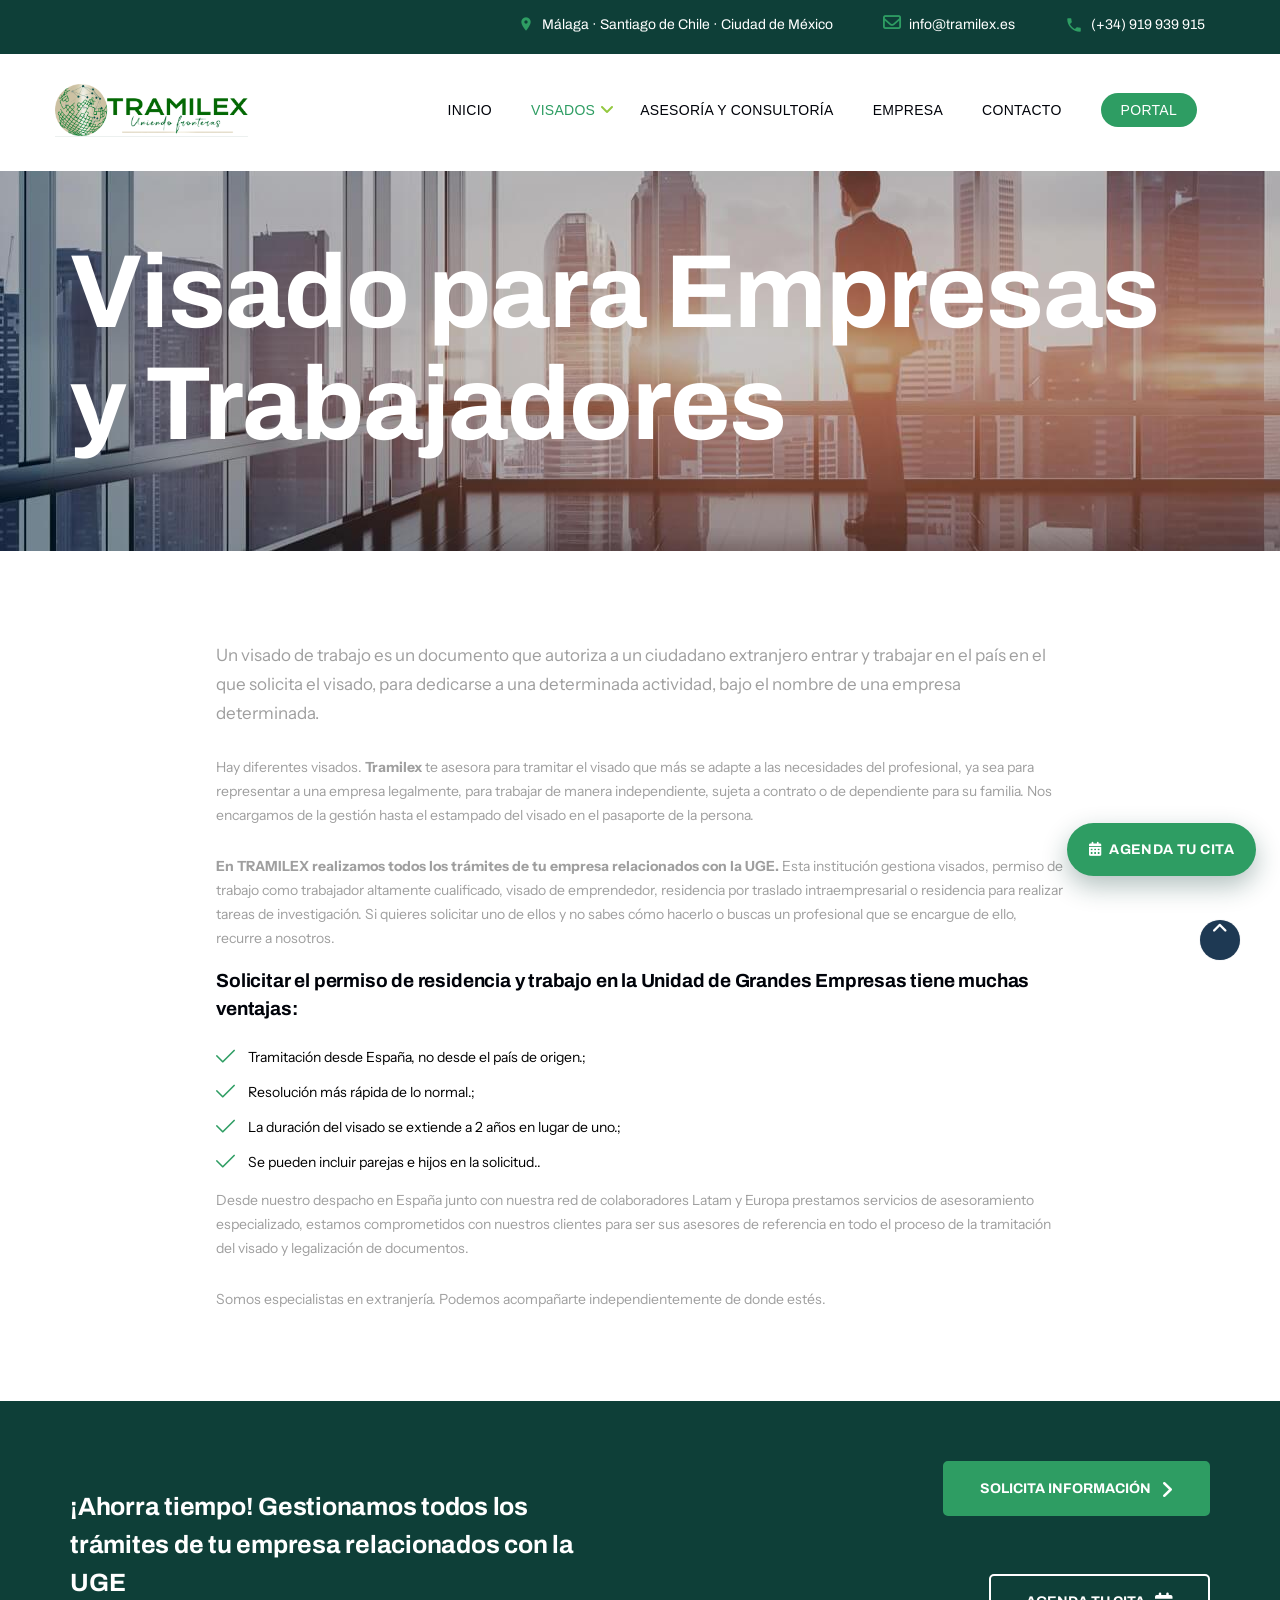
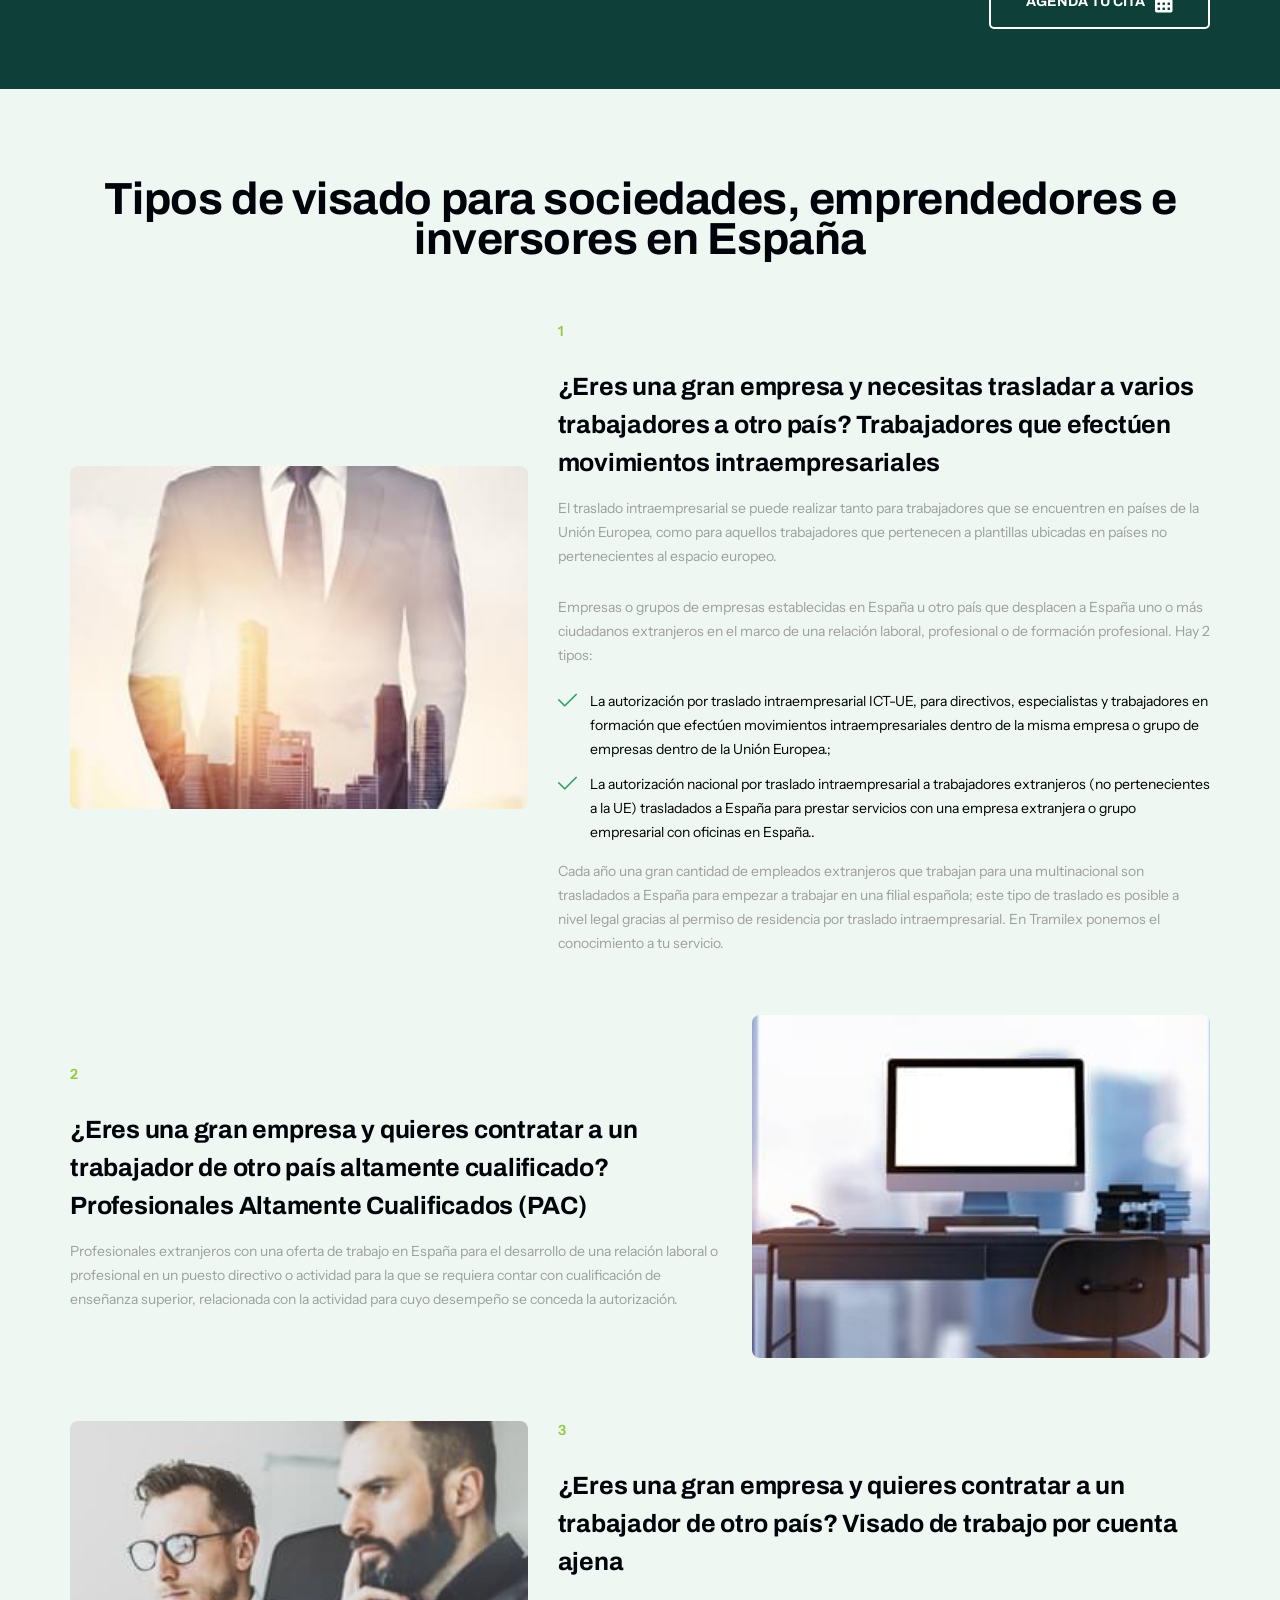
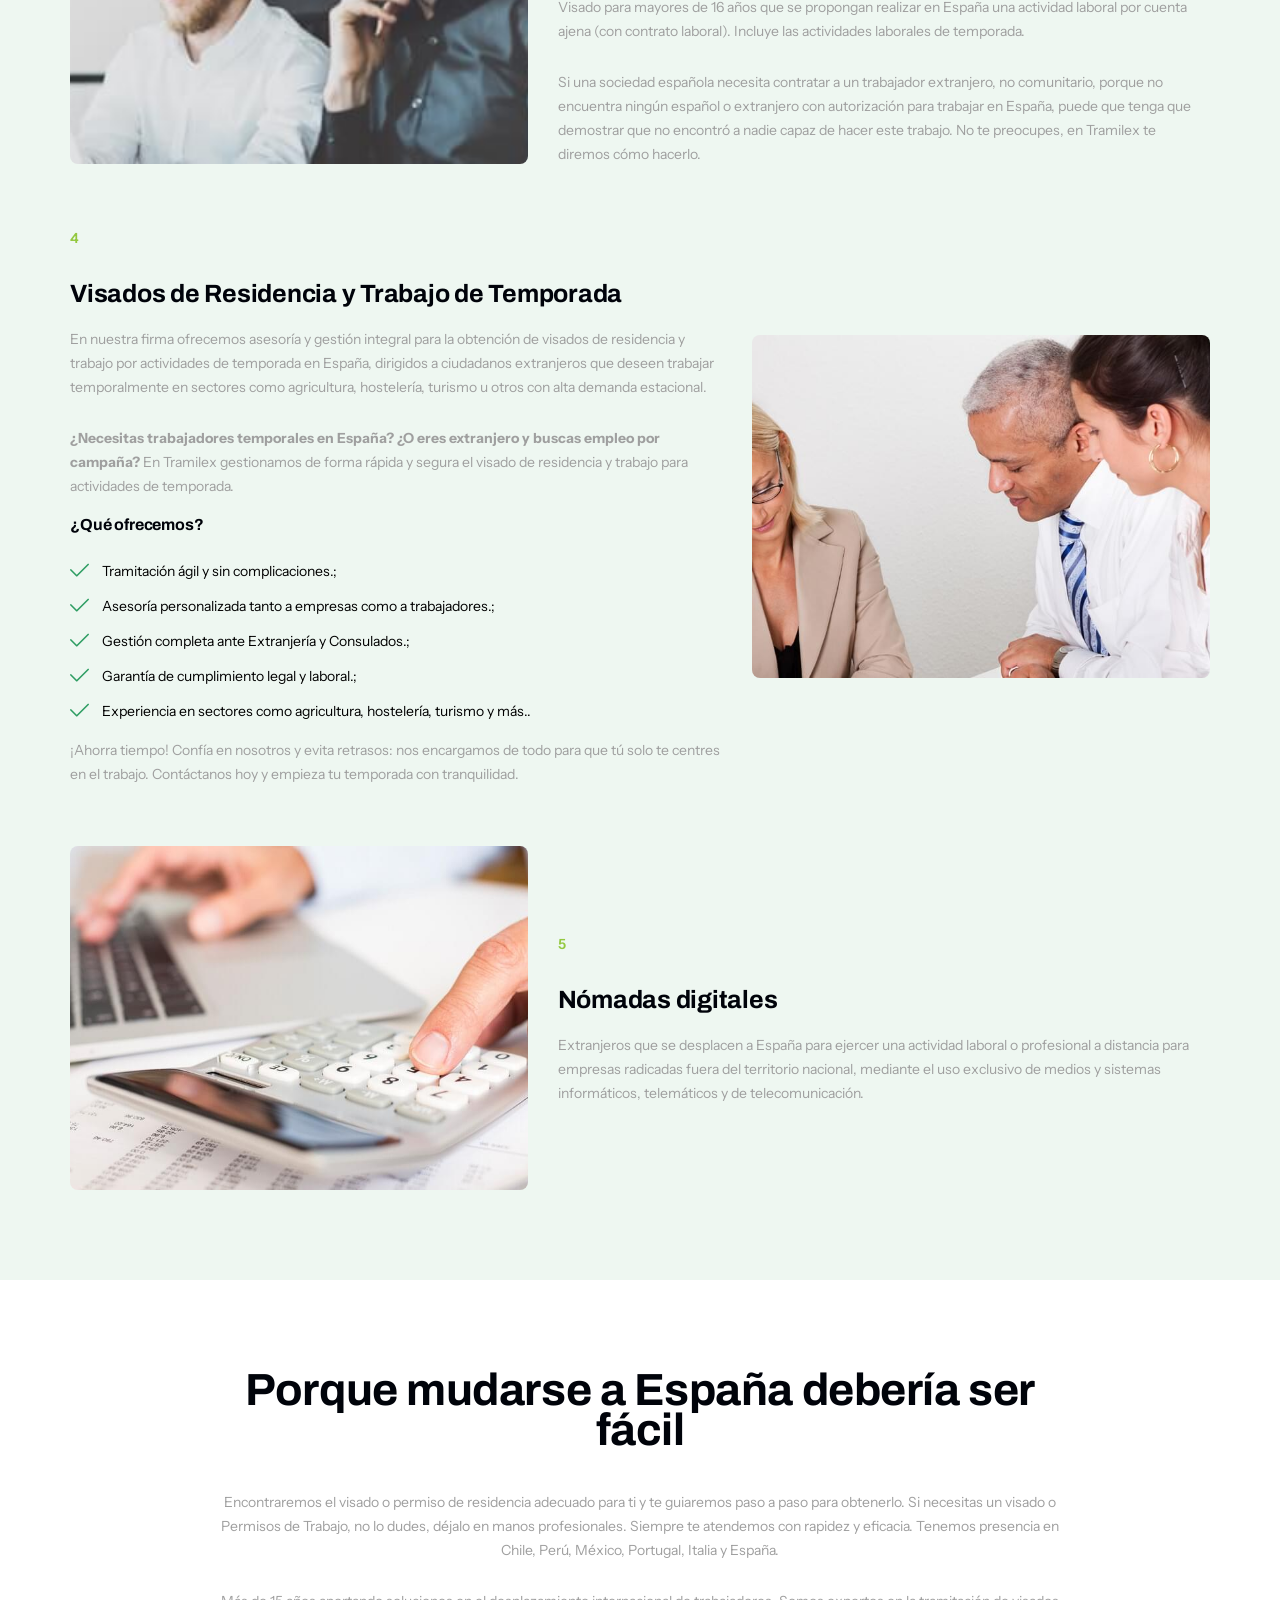
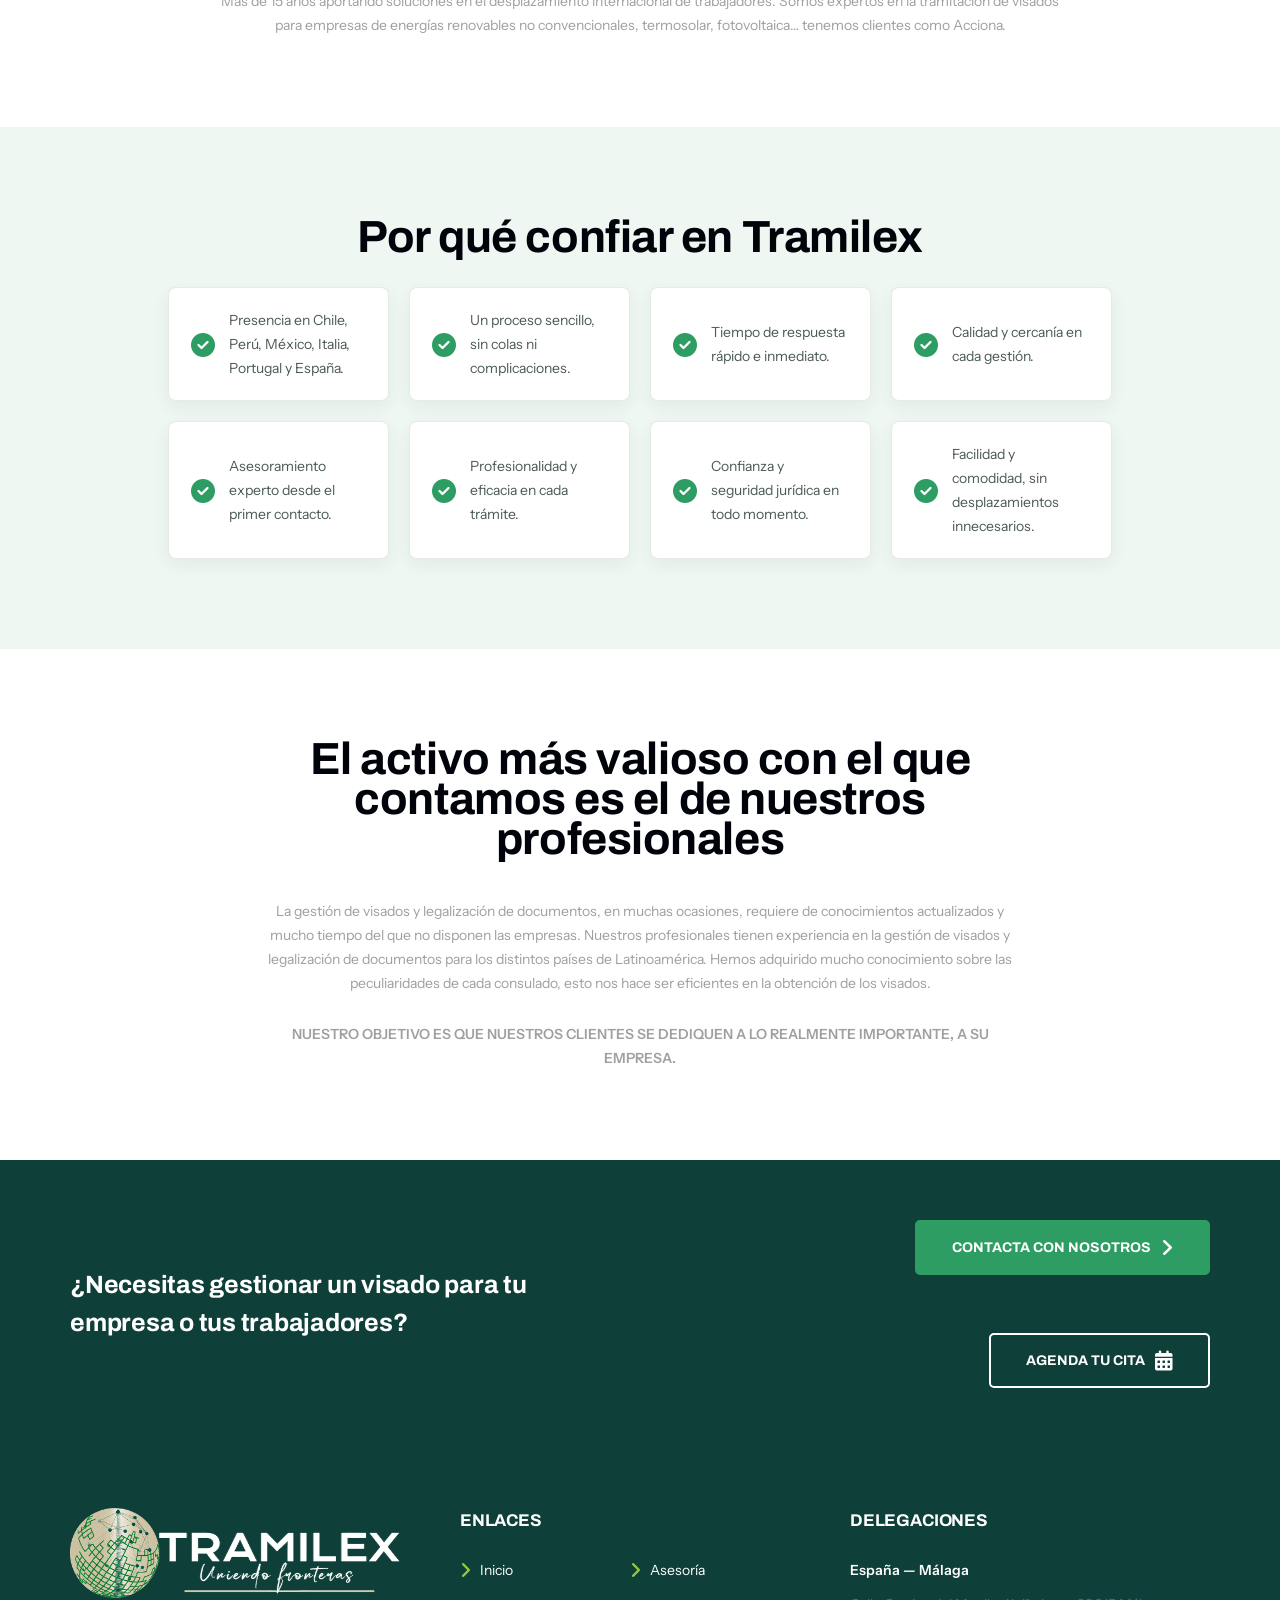
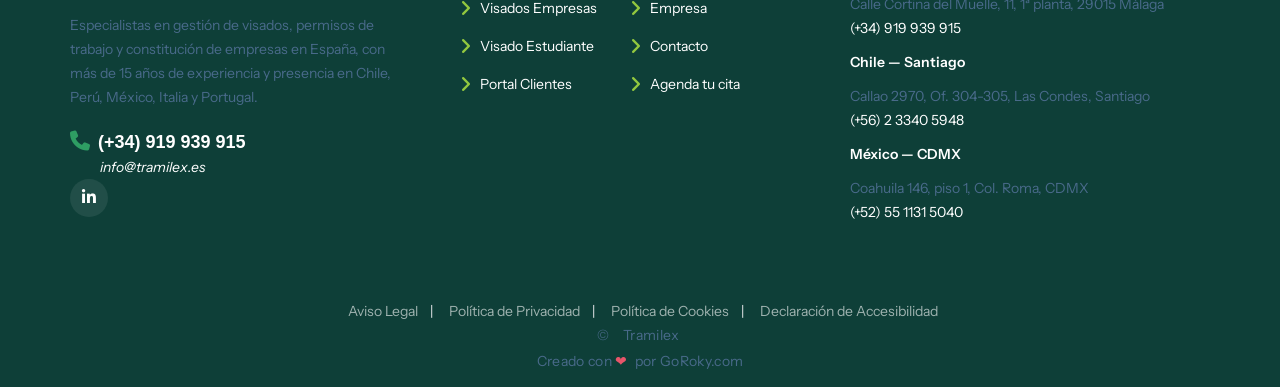
<file: visados-empresas-trabajadores.html>
<!DOCTYPE html>
<html class="#{html_class}" lang="es">
  <head>
    <title>Visado de Trabajo y Traslado Intraempresarial en España | Tramilex</title>
    <meta name="description" content="Tramitamos visados de trabajo, traslados intraempresariales y permisos para profesionales altamente cualificados en España. Asesoría para empresas y trabajadores de Chile, Perú, México e Italia.">
    <link rel="canonical" href="https://tramilex.es/visados-empresas-trabajadores.html">
    <meta name="format-detection" content="telephone=no">
    <meta name="viewport" content="width=device-width, height=device-height, initial-scale=1.0, maximum-scale=1.0, user-scalable=0">
    <meta http-equiv="X-UA-Compatible" content="IE=edge">
    <meta charset="utf-8">
    <meta name="theme-color" content="#0E3F38">
    <link rel="icon" href="images/favicon.ico" type="image/x-icon">
    <meta property="og:type" content="website">
    <meta property="og:site_name" content="Tramilex">
    <meta property="og:locale" content="es_ES">
    <meta property="og:url" content="https://tramilex.es/visados-empresas-trabajadores.html">
    <meta property="og:title" content="Visado de Trabajo y Traslado Intraempresarial en España | Tramilex">
    <meta property="og:description" content="Tramitamos visados de trabajo, traslados intraempresariales y permisos para profesionales altamente cualificados en España. Asesoría para empresas y trabajadores de Chile, Perú, México e Italia.">
    <meta property="og:image" content="https://tramilex.es/images/og/tramilex-social-share.png">
    <meta property="og:image:width" content="1200">
    <meta property="og:image:height" content="630">
    <meta name="twitter:card" content="summary_large_image">
    <meta name="twitter:title" content="Visado de Trabajo y Traslado Intraempresarial en España | Tramilex">
    <meta name="twitter:description" content="Tramitamos visados de trabajo, traslados intraempresariales y permisos para profesionales altamente cualificados en España. Asesoría para empresas y trabajadores de Chile, Perú, México e Italia.">
    <meta name="twitter:image" content="https://tramilex.es/images/og/tramilex-social-share.png">
    <link rel="stylesheet" type="text/css" href="//fonts.googleapis.com/css?family=Archivo:400,500,600,700%7CInstrument+Sans:400,500,600,700">
    <link rel="stylesheet" href="css/bootstrap.css">
    <link rel="stylesheet" href="css/fonts.css">
    <link rel="stylesheet" href="css/style.css">
    <link rel="stylesheet" href="css/tramilex-theme.css">
    <link rel="stylesheet" href="https://cdnjs.cloudflare.com/ajax/libs/font-awesome/6.5.1/css/all.min.css">
    <script type="application/ld+json">
{
  "@context": "https://schema.org",
  "@graph": [
    {
      "@type": "Organization",
      "@id": "https://tramilex.es/#organization",
      "name": "Tramilex",
      "alternateName": "Legal Compliance and Business Management SPA",
      "url": "https://tramilex.es/",
      "logo": "https://tramilex.es/images/brand/tramilex-logo-cropped.png",
      "image": "https://tramilex.es/images/og/tramilex-social-share.png",
      "sameAs": [
        "https://www.linkedin.com/company/tramilex/"
      ],
      "description": "Especialistas en gestión de visados, permisos de trabajo, extranjería y constitución de empresas en España, con presencia en Chile, Perú, México, Italia y Portugal.",
      "contactPoint": [
        {
          "@type": "ContactPoint",
          "telephone": "+34-919-939-915",
          "contactType": "customer service",
          "areaServed": "ES",
          "availableLanguage": [
            "Spanish"
          ]
        },
        {
          "@type": "ContactPoint",
          "telephone": "+56-2-3340-5948",
          "contactType": "customer service",
          "areaServed": "CL",
          "availableLanguage": [
            "Spanish"
          ]
        },
        {
          "@type": "ContactPoint",
          "telephone": "+52-55-1131-5040",
          "contactType": "customer service",
          "areaServed": "MX",
          "availableLanguage": [
            "Spanish"
          ]
        }
      ]
    },
    {
      "@type": "ProfessionalService",
      "@id": "https://tramilex.es/#office-malaga",
      "name": "Tramilex — Málaga, España",
      "parentOrganization": {
        "@id": "https://tramilex.es/#organization"
      },
      "image": "https://tramilex.es/images/og/tramilex-social-share.png",
      "telephone": "+34-919-939-915",
      "email": "info@tramilex.es",
      "priceRange": "$$",
      "address": {
        "@type": "PostalAddress",
        "streetAddress": "Calle Cortina del Muelle, 11, 1ª planta",
        "addressLocality": "Málaga",
        "postalCode": "29015",
        "addressCountry": "ES"
      },
      "areaServed": [
        "Málaga",
        "Madrid",
        "España"
      ],
      "url": "https://tramilex.es/contacto.html"
    },
    {
      "@type": "ProfessionalService",
      "@id": "https://tramilex.es/#office-santiago",
      "name": "Tramilex — Santiago, Chile",
      "parentOrganization": {
        "@id": "https://tramilex.es/#organization"
      },
      "image": "https://tramilex.es/images/og/tramilex-social-share.png",
      "telephone": "+56-2-3340-5948",
      "email": "info@tramilex.es",
      "priceRange": "$$",
      "address": {
        "@type": "PostalAddress",
        "streetAddress": "Callao 2970, Of. 304-305, Las Condes",
        "addressLocality": "Santiago",
        "addressCountry": "CL"
      },
      "areaServed": [
        "Santiago",
        "Chile"
      ],
      "url": "https://tramilex.es/contacto.html"
    },
    {
      "@type": "ProfessionalService",
      "@id": "https://tramilex.es/#office-cdmx",
      "name": "Tramilex — Ciudad de México, México",
      "parentOrganization": {
        "@id": "https://tramilex.es/#organization"
      },
      "image": "https://tramilex.es/images/og/tramilex-social-share.png",
      "telephone": "+52-55-1131-5040",
      "email": "info@tramilex.es",
      "priceRange": "$$",
      "address": {
        "@type": "PostalAddress",
        "streetAddress": "Coahuila 146, piso 1, Col. Roma",
        "addressLocality": "Ciudad de México",
        "addressCountry": "MX"
      },
      "areaServed": [
        "Ciudad de México",
        "México"
      ],
      "url": "https://tramilex.es/contacto.html"
    },
    {
      "@type": "WebSite",
      "@id": "https://tramilex.es/#website",
      "url": "https://tramilex.es/",
      "name": "Tramilex",
      "publisher": {
        "@id": "https://tramilex.es/#organization"
      },
      "inLanguage": "es-ES"
    }
  ]
}
    </script>
    <script type="application/ld+json">
{
  "@context": "https://schema.org",
  "@type": "BreadcrumbList",
  "itemListElement": [
    {
      "@type": "ListItem",
      "position": 1,
      "name": "Inicio",
      "item": "https://tramilex.es/"
    },
    {
      "@type": "ListItem",
      "position": 2,
      "name": "Visado para Empresas y Trabajadores",
      "item": "https://tramilex.es/visados-empresas-trabajadores.html"
    }
  ]
}
    </script>
</head>
  <body>
    <div class="page">
      <div class="page-loader page-loader-variant-1">
        <div><a class="brand brand-md brand-inverse" href="index.html"><img src="images/brand/tramilex-logo-cropped.png" alt="Tramilex" width="223" height="60"/></a>
          <div class="page-loader-body">
            <div id="spinningSquaresG">
              <div class="spinningSquaresG" id="spinningSquaresG_1"></div>
              <div class="spinningSquaresG" id="spinningSquaresG_2"></div>
              <div class="spinningSquaresG" id="spinningSquaresG_3"></div>
              <div class="spinningSquaresG" id="spinningSquaresG_4"></div>
              <div class="spinningSquaresG" id="spinningSquaresG_5"></div>
              <div class="spinningSquaresG" id="spinningSquaresG_6"></div>
              <div class="spinningSquaresG" id="spinningSquaresG_7"></div>
              <div class="spinningSquaresG" id="spinningSquaresG_8"></div>
            </div>
          </div>
        </div>
      </div>
      <header class="page-head">
        <div class="rd-navbar-wrap">
          <nav class="rd-navbar rd-navbar-corporate-dark" data-layout="rd-navbar-fixed" data-sm-layout="rd-navbar-fixed" data-md-layout="rd-navbar-fixed" data-md-device-layout="rd-navbar-fixed" data-lg-layout="rd-navbar-static" data-lg-device-layout="rd-navbar-static" data-xl-device-layout="rd-navbar-static" data-xxl-device-layout="rd-navbar-static" data-xl-layout="rd-navbar-static" data-xxl-layout="rd-navbar-static" data-stick-up-clone="false" data-md-stick-up-offset="53px" data-lg-stick-up-offset="53px" data-md-stick-up="true" data-lg-stick-up="true">
            <div class="rd-navbar-inner">
              <div class="rd-navbar-aside">
                <div class="rd-navbar-aside-toggle" data-custom-toggle=".rd-navbar-aside" data-custom-toggle-disable-on-blur="true"><span></span></div>
                <div class="rd-navbar-aside-content context-dark">
                  <ul class="rd-navbar-aside-group list-units">
                    <li>
                      <div class="unit flex-row unit-spacing-xs">
                        <div class="unit-left"><span class="icon icon-xxs-small icon-primary material-icons-place icon-shift-1 offset-top-2"></span></div>
                        <div class="unit-body"><a class="link-white-v2 d-inline font-accent" href="contacto.html">Málaga · Santiago de Chile · Ciudad de México</a></div>
                      </div>
                    </li>
                    <li>
                      <div class="unit flex-row unit-spacing-xs">
                        <div class="unit-left"><span class="icon icon-xxs icon-primary fa-envelope-o offset-top-2"></span></div>
                        <div class="unit-body"><a class="link-white-v2 font-accent" href="mailto:info@tramilex.es">info@tramilex.es</a></div>
                      </div>
                    </li>
                    <li>
                      <div class="unit flex-row unit-spacing-xs">
                        <div class="unit-left"><span class="icon icon-xxs icon-primary material-icons-phone icon-shift-2"></span></div>
                        <div class="unit-body"><a class="link-white-v2 font-accent" href="tel:+34919939915">(+34) 919 939 915</a></div>
                      </div>
                    </li>
                  </ul>
                </div>
              </div>
              <div class="rd-navbar-group rd-navbar-search-wrap">
                <div class="rd-navbar-panel">
                  <button class="rd-navbar-toggle" data-custom-toggle=".rd-navbar-nav-wrap" data-custom-toggle-disable-on-blur="true"><span></span></button><a class="rd-navbar-brand brand" href="index.html"><img src="images/brand/tramilex-logo-header.png" alt="Tramilex" width="193" height="52"/></a>
                </div>
                <div class="rd-navbar-nav-wrap">
                  <div class="rd-navbar-nav-inner">
                    <ul class="rd-navbar-nav">
                      <li><a href="index.html">Inicio</a></li>
                      <li class="active"><a href="#">Visados</a>
                        <ul class="rd-navbar-dropdown">
                          <li><a href="visados-empresas-trabajadores.html">Visado Empresas y Trabajadores</a></li>
                          <li><a href="visado-estudiante.html">Visado de Estudiante</a></li>
                          <li><a href="https://tramilex.goroky.es/" target="_blank" rel="noopener">Área de Clientes</a></li>
                        </ul>
                      </li>
                      <li><a href="asesoria.html">Asesoría y Consultoría</a></li>
                      <li><a href="empresa.html">Empresa</a></li>
                      <li><a href="contacto.html">Contacto</a></li>
                      <li><a class="tramilex-nav-btn" href="https://tramilex.goroky.es/" target="_blank" rel="noopener">Portal</a></li>
                    </ul>

                  </div>
                </div>
              </div>
            </div>
          </nav>
        </div>
      </header>

      <section class="section-30 section-md-40 section-lg-66 section-xl-bottom-90 bg-gray-dark page-title-wrap" style="background-image: url(images/bg-image-2.jpg);">
        <div class="container">
          <div class="page-title">
            <h1>Visado para Empresas y Trabajadores</h1>
            
          </div>
        </div>
      </section>

      <section class="section-60 section-md-90">
        <div class="container">
          <div class="row justify-content-center">
            <div class="col-lg-9">
              <p class="text-big">Un visado de trabajo es un documento que autoriza a un ciudadano extranjero entrar y trabajar en el país en el que solicita el visado, para dedicarse a una determinada actividad, bajo el nombre de una empresa determinada.</p>
              <p>Hay diferentes visados. <strong>Tramilex</strong> te asesora para tramitar el visado que más se adapte a las necesidades del profesional, ya sea para representar a una empresa legalmente, para trabajar de manera independiente, sujeta a contrato o de dependiente para su familia. Nos encargamos de la gestión hasta el estampado del visado en el pasaporte de la persona.</p>
              <p><strong>En TRAMILEX realizamos todos los trámites de tu empresa relacionados con la UGE.</strong> Esta institución gestiona visados, permiso de trabajo como trabajador altamente cualificado, visado de emprendedor, residencia por traslado intraempresarial o residencia para realizar tareas de investigación. Si quieres solicitar uno de ellos y no sabes cómo hacerlo o buscas un profesional que se encargue de ello, recurre a nosotros.</p>
              <h5 class="offset-top-20">Solicitar el permiso de residencia y trabajo en la Unidad de Grandes Empresas tiene muchas ventajas:</h5>
              <ul class="list-marked"><li>Tramitación desde España, no desde el país de origen.</li>
<li>Resolución más rápida de lo normal.</li>
<li>La duración del visado se extiende a 2 años en lugar de uno.</li>
<li>Se pueden incluir parejas e hijos en la solicitud.</li></ul>
              <p class="offset-top-20">Desde nuestro despacho en España junto con nuestra red de colaboradores Latam y Europa prestamos servicios de asesoramiento especializado, estamos comprometidos con nuestros clientes para ser sus asesores de referencia en todo el proceso de la tramitación del visado y legalización de documentos.</p>
              <p>Somos especialistas en extranjería. Podemos acompañarte independientemente de donde estés.</p>
            </div>
          </div>
        </div>
      </section>

      <section class="section-40 section-md-60 bg-cello">
        <div class="container">
          <div class="row align-items-center justify-content-between row-30">
            <div class="col-lg-6"><h4 class="text-white offset-bottom-0">¡Ahorra tiempo! Gestionamos todos los trámites de tu empresa relacionados con la UGE</h4></div>
            <div class="col-lg-5 text-lg-end">
              <div class="d-inline-flex flex-wrap justify-content-lg-end" style="gap:14px;">
                <a class="btn btn-icon btn-icon-right btn-primary" href="contacto.html"><span class="icon icon-xs-smaller fa-angle-right"></span>Solicita información</a>
                <a class="btn btn-icon btn-icon-right btn-white-outline" href="agenda.html"><span class="icon icon-xs-smaller fa-calendar"></span>Agenda tu cita</a>
              </div>
            </div>
          </div>
        </div>
      </section>
      <section class="section-60 section-md-90 bg-whisper-lighten">
        <div class="container">
          <h3 class="text-center">Tipos de visado para sociedades, emprendedores e inversores en España</h3>

        <div class="row row-30 align-items-center offset-top-60">
          <div class="col-lg-5 "><img class="w-100" src="images/services-6-370x220.jpg" alt="Traslado intraempresarial de trabajadores a España"/></div>
          <div class="col-lg-7 ">
            <p class="text-primary text-uppercase fw-sbold offset-bottom-10">1</p>
            <h4>¿Eres una gran empresa y necesitas trasladar a varios trabajadores a otro país? Trabajadores que efectúen movimientos intraempresariales</h4>
            <p>El traslado intraempresarial se puede realizar tanto para trabajadores que se encuentren en países de la Unión Europea, como para aquellos trabajadores que pertenecen a plantillas ubicadas en países no pertenecientes al espacio europeo.</p>
    <p>Empresas o grupos de empresas establecidas en España u otro país que desplacen a España uno o más ciudadanos extranjeros en el marco de una relación laboral, profesional o de formación profesional. Hay 2 tipos:</p>
    <ul class="list-marked"><li>La autorización por traslado intraempresarial ICT-UE, para directivos, especialistas y trabajadores en formación que efectúen movimientos intraempresariales dentro de la misma empresa o grupo de empresas dentro de la Unión Europea.</li>
<li>La autorización nacional por traslado intraempresarial a trabajadores extranjeros (no pertenecientes a la UE) trasladados a España para prestar servicios con una empresa extranjera o grupo empresarial con oficinas en España.</li></ul><p class="offset-top-15">Cada año una gran cantidad de empleados extranjeros que trabajan para una multinacional son trasladados a España para empezar a trabajar en una filial española; este tipo de traslado es posible a nivel legal gracias al permiso de residencia por traslado intraempresarial. En Tramilex ponemos el conocimiento a tu servicio.</p>
          </div>
        </div>
        <div class="row row-30 align-items-center offset-top-60">
          <div class="col-lg-5 order-lg-2"><img class="w-100" src="images/services-7-370x220.jpg" alt="Profesionales altamente cualificados trabajando en España"/></div>
          <div class="col-lg-7 order-lg-1">
            <p class="text-primary text-uppercase fw-sbold offset-bottom-10">2</p>
            <h4>¿Eres una gran empresa y quieres contratar a un trabajador de otro país altamente cualificado? Profesionales Altamente Cualificados (PAC)</h4>
            <p>Profesionales extranjeros con una oferta de trabajo en España para el desarrollo de una relación laboral o profesional en un puesto directivo o actividad para la que se requiera contar con cualificación de enseñanza superior, relacionada con la actividad para cuyo desempeño se conceda la autorización.</p>
          </div>
        </div>
        <div class="row row-30 align-items-center offset-top-60">
          <div class="col-lg-5 "><img class="w-100" src="images/services-8-370x220.jpg" alt="Visado de trabajo por cuenta ajena en España"/></div>
          <div class="col-lg-7 ">
            <p class="text-primary text-uppercase fw-sbold offset-bottom-10">3</p>
            <h4>¿Eres una gran empresa y quieres contratar a un trabajador de otro país? Visado de trabajo por cuenta ajena</h4>
            <p>Visado para mayores de 16 años que se propongan realizar en España una actividad laboral por cuenta ajena (con contrato laboral). Incluye las actividades laborales de temporada.</p>
    <p>Si una sociedad española necesita contratar a un trabajador extranjero, no comunitario, porque no encuentra ningún español o extranjero con autorización para trabajar en España, puede que tenga que demostrar que no encontró a nadie capaz de hacer este trabajo. No te preocupes, en Tramilex te diremos cómo hacerlo.</p>
          </div>
        </div>
        <div class="row row-30 align-items-center offset-top-60">
          <div class="col-lg-5 order-lg-2"><img class="w-100" src="images/careers-3-1171x519.jpg" alt="Visado de residencia y trabajo de temporada en España"/></div>
          <div class="col-lg-7 order-lg-1">
            <p class="text-primary text-uppercase fw-sbold offset-bottom-10">4</p>
            <h4>Visados de Residencia y Trabajo de Temporada</h4>
            <p>En nuestra firma ofrecemos asesoría y gestión integral para la obtención de visados de residencia y trabajo por actividades de temporada en España, dirigidos a ciudadanos extranjeros que deseen trabajar temporalmente en sectores como agricultura, hostelería, turismo u otros con alta demanda estacional.</p>
    <p><strong>¿Necesitas trabajadores temporales en España? ¿O eres extranjero y buscas empleo por campaña?</strong> En Tramilex gestionamos de forma rápida y segura el visado de residencia y trabajo para actividades de temporada.</p>
    <h6 class="offset-top-15">¿Qué ofrecemos?</h6>
    <ul class="list-marked"><li>Tramitación ágil y sin complicaciones.</li>
<li>Asesoría personalizada tanto a empresas como a trabajadores.</li>
<li>Gestión completa ante Extranjería y Consulados.</li>
<li>Garantía de cumplimiento legal y laboral.</li>
<li>Experiencia en sectores como agricultura, hostelería, turismo y más.</li></ul><p class="offset-top-15">¡Ahorra tiempo! Confía en nosotros y evita retrasos: nos encargamos de todo para que tú solo te centres en el trabajo. Contáctanos hoy y empieza tu temporada con tranquilidad.</p>
          </div>
        </div>
        <div class="row row-30 align-items-center offset-top-60">
          <div class="col-lg-5 "><img class="w-100" src="images/careers-4-1171x519.jpg" alt="Visado de nómada digital para España"/></div>
          <div class="col-lg-7 ">
            <p class="text-primary text-uppercase fw-sbold offset-bottom-10">5</p>
            <h4>Nómadas digitales</h4>
            <p>Extranjeros que se desplacen a España para ejercer una actividad laboral o profesional a distancia para empresas radicadas fuera del territorio nacional, mediante el uso exclusivo de medios y sistemas informáticos, telemáticos y de telecomunicación.</p>
          </div>
        </div>
        </div>
      </section>

      <section class="section-60 section-md-90">
        <div class="container">
          <div class="row justify-content-center text-center">
            <div class="col-lg-9">
              <h3>Porque mudarse a España debería ser fácil</h3>
              <p>Encontraremos el visado o permiso de residencia adecuado para ti y te guiaremos paso a paso para obtenerlo. Si necesitas un visado o Permisos de Trabajo, no lo dudes, déjalo en manos profesionales. Siempre te atendemos con rapidez y eficacia. Tenemos presencia en Chile, Perú, México, Portugal, Italia y España.</p>
              <p>Más de 15 años aportando soluciones en el desplazamiento internacional de trabajadores. Somos expertos en la tramitación de visados para empresas de energías renovables no convencionales, termosolar, fotovoltaica… tenemos clientes como Acciona.</p>
            </div>
          </div>
        </div>
      </section>

      <section class="section-60 section-md-90 bg-whisper-lighten">
        <div class="container">
          <h3 class="text-center">Por qué confiar en Tramilex</h3>
          <div class="row justify-content-center offset-top-30">
            <div class="col-lg-10"><div class="tramilex-check-grid"><div class="tramilex-check-card"><span class="icon icon-sm fa-check-circle"></span><p>Presencia en Chile, Perú, México, Italia, Portugal y España.</p></div>
<div class="tramilex-check-card"><span class="icon icon-sm fa-check-circle"></span><p>Un proceso sencillo, sin colas ni complicaciones.</p></div>
<div class="tramilex-check-card"><span class="icon icon-sm fa-check-circle"></span><p>Tiempo de respuesta rápido e inmediato.</p></div>
<div class="tramilex-check-card"><span class="icon icon-sm fa-check-circle"></span><p>Calidad y cercanía en cada gestión.</p></div>
<div class="tramilex-check-card"><span class="icon icon-sm fa-check-circle"></span><p>Asesoramiento experto desde el primer contacto.</p></div>
<div class="tramilex-check-card"><span class="icon icon-sm fa-check-circle"></span><p>Profesionalidad y eficacia en cada trámite.</p></div>
<div class="tramilex-check-card"><span class="icon icon-sm fa-check-circle"></span><p>Confianza y seguridad jurídica en todo momento.</p></div>
<div class="tramilex-check-card"><span class="icon icon-sm fa-check-circle"></span><p>Facilidad y comodidad, sin desplazamientos innecesarios.</p></div></div></div>
          </div>
        </div>
      </section>

      <section class="section-60 section-md-90">
        <div class="container text-center">
          <div class="row justify-content-center">
            <div class="col-lg-8">
              <h3>El activo más valioso con el que contamos es el de nuestros profesionales</h3>
              <p>La gestión de visados y legalización de documentos, en muchas ocasiones, requiere de conocimientos actualizados y mucho tiempo del que no disponen las empresas. Nuestros profesionales tienen experiencia en la gestión de visados y legalización de documentos para los distintos países de Latinoamérica. Hemos adquirido mucho conocimiento sobre las peculiaridades de cada consulado, esto nos hace ser eficientes en la obtención de los visados.</p>
              <p class="fw-sbold">NUESTRO OBJETIVO ES QUE NUESTROS CLIENTES SE DEDIQUEN A LO REALMENTE IMPORTANTE, A SU EMPRESA.</p>
            </div>
          </div>
        </div>
      </section>

      <section class="section-40 section-md-60 bg-cello">
        <div class="container">
          <div class="row align-items-center justify-content-between row-30">
            <div class="col-lg-6"><h4 class="text-white offset-bottom-0">¿Necesitas gestionar un visado para tu empresa o tus trabajadores?</h4></div>
            <div class="col-lg-5 text-lg-end">
              <div class="d-inline-flex flex-wrap justify-content-lg-end" style="gap:14px;">
                <a class="btn btn-icon btn-icon-right btn-primary" href="contacto.html"><span class="icon icon-xs-smaller fa-angle-right"></span>Contacta con nosotros</a>
                <a class="btn btn-icon btn-icon-right btn-white-outline" href="agenda.html"><span class="icon icon-xs-smaller fa-calendar"></span>Agenda tu cita</a>
              </div>
            </div>
          </div>
        </div>
      </section>
      <section class="section-40 section-md-60 bg-cello section-footer">
        <div class="container">
          <div class="row justify-content-sm-center">
            <div class="col-sm-10 col-md-11 col-lg-12">
              <div class="row row-50">
                <div class="col-md-6 col-lg-4">
                  <div class="inset-lg-right-30 footer-logo">
                    <a href="index.html"><img src="images/brand/tramilex-logo-light-cropped.png" alt="Tramilex" width="334" height="90"/></a>
                    <p class="text-bismark offset-top-15">Especialistas en gestión de visados, permisos de trabajo y constitución de empresas en España, con más de 15 años de experiencia y presencia en Chile, Perú, México, Italia y Portugal.</p>
                  </div>
                  <div class="group-md group-top">
                    <div>
                      <div class="unit align-items-center unit-horizontal unit-spacing-xs">
                        <div class="unit-left"><span class="icon icon-xs-smaller icon-primary fa-phone"></span></div>
                        <div class="unit-body"><a class="link link-bold link-white-v2" href="tel:+34919939915">(+34) 919 939 915</a></div>
                      </div>
                      <div class="inset-left-30"><a class="link-white-v2 fst-italic" href="mailto:info@tramilex.es">info@tramilex.es</a></div>
                    </div>
                  </div>
                  <div class="tramilex-social offset-top-20">
                    <a class="tramilex-social-icon" href="https://www.linkedin.com/company/tramilex/" target="_blank" rel="noopener" aria-label="Tramilex en LinkedIn"><span class="icon fa-linkedin"></span></a>
                  </div>
                </div>
                <div class="col-md-6 col-lg-4">
                  <h6 class="text-uppercase text-big footer-title">Enlaces</h6>
                  <div class="row" style="max-width: 340px;">
                    <div class="col-6">
                      <ul class="list-marked-variant-2">
                        <li><a href="index.html">Inicio</a></li>
                        <li><a href="visados-empresas-trabajadores.html">Visados Empresas</a></li>
                        <li><a href="visado-estudiante.html">Visado Estudiante</a></li>
                        <li><a href="https://tramilex.goroky.es/login" target="_blank" rel="noopener">Portal Clientes</a></li>
                      </ul>
                    </div>
                    <div class="col-6">
                      <ul class="list-marked-variant-2">
                        <li><a href="asesoria.html">Asesoría</a></li>
                        <li><a href="empresa.html">Empresa</a></li>
                        <li><a href="contacto.html">Contacto</a></li>
                        <li><a href="agenda.html">Agenda tu cita</a></li>
                      </ul>
                    </div>
                  </div>
                </div>
                <div class="col-md-6 col-lg-4">
                  <h6 class="text-uppercase text-big footer-title">Delegaciones</h6>
                  <div class="group-sm">
                    <p class="text-bismark fw-sbold text-white offset-top-0">España — Málaga</p>
                    <p class="text-bismark">Calle Cortina del Muelle, 11, 1ª planta, 29015 Málaga<br><a class="link-white-v2" href="tel:+34919939915">(+34) 919 939 915</a></p>
                    <p class="text-bismark fw-sbold text-white">Chile — Santiago</p>
                    <p class="text-bismark">Callao 2970, Of. 304-305, Las Condes, Santiago<br><a class="link-white-v2" href="tel:+56233405948">(+56) 2 3340 5948</a></p>
                    <p class="text-bismark fw-sbold text-white">México — CDMX</p>
                    <p class="text-bismark">Coahuila 146, piso 1, Col. Roma, CDMX<br><a class="link-white-v2" href="tel:+525511315040">(+52) 55 1131 5040</a></p>
                  </div>
                </div>
              </div>
            </div>
          </div>
        </div>
      </section>

      <footer class="page-foot section-15 bg-cloud-burst">
        <div class="container text-center">
          <div class="row">
            <div class="col-md-12">
              <ul class="list-inline list-inline-dashed tramilex-legal-links offset-bottom-10">
                <li><a href="aviso-legal.html">Aviso Legal</a></li>
<li><a href="politica-privacidad.html">Política de Privacidad</a></li>
<li><a href="politica-cookies.html">Política de Cookies</a></li>
<li><a href="declaracion-accesibilidad.html">Declaración de Accesibilidad</a></li>
              </ul>
              <p class="rights text-bismark"><span>&#169;&nbsp;</span><span id="copyright-year"></span><span>&nbsp;Tramilex</span></p>
              <p class="rights text-bismark tramilex-credit">Creado con <span class="tramilex-heart" aria-hidden="true">&#10084;</span> por GoRoky.com</p>
            </div>
          </div>
        </div>
      </footer>
    </div>
    <a class="tramilex-fab" href="agenda.html"><span class="icon icon-xs fa-calendar"></span>Agenda tu cita</a>
    <div class="snackbars" id="form-output-global"></div>
    <script src="js/core.min.js"></script>
    <script src="js/script.js"></script>
    <script src="js/reveal.js"></script>
    <script src="js/site-settings.js"></script>
    
  </body>
</html>
</file>
<file: css/fonts.css>
@font-face {	font-family: 'FontAwesome';	src: url("../fonts/fontawesome-webfont.eot?v=4.5.0");	src: url("../fonts/fontawesome-webfont.eot?#iefix&v=4.5.0") format("embedded-opentype"), url("../fonts/fontawesome-webfont.woff2?v=4.5.0") format("woff2"), url("../fonts/fontawesome-webfont.woff?v=4.5.0") format("woff"), url("../fonts/fontawesome-webfont.ttf?v=4.5.0") format("truetype"), url("../fonts/fontawesome-webfont.svg?v=4.5.0#fontawesomeregular") format("svg");	font-weight: normal;	font-style: normal;}.fa {	display: inline-block;	font: normal normal normal 14px/1 FontAwesome;	font-size: inherit;	text-rendering: auto;	-webkit-font-smoothing: antialiased;	-moz-osx-font-smoothing: grayscale;}/* makes the font 33% larger relative to the icon container */.fa-lg {	font-size: 1.33333333em;	line-height: 0.75em;	vertical-align: -15%;}.fa-2x {	font-size: 2em;}.fa-3x {	font-size: 3em;}.fa-4x {	font-size: 4em;}.fa-5x {	font-size: 5em;}.fa-fw {	width: 1.28571429em;	text-align: center;}.fa-ul {	padding-left: 0;	margin-left: 2.14285714em;	list-style-type: none;}.fa-ul > li {	position: relative;}.fa-li {	position: absolute;	left: -2.14285714em;	width: 2.14285714em;	top: 0.14285714em;	text-align: center;}.fa-li.fa-lg {	left: -1.85714286em;}.fa-border {	padding: .2em .25em .15em;	border: solid 0.08em #eeeeee;	border-radius: .1em;}.fa-pull-left {	float: left;}.fa-pull-right {	float: right;}.fa.fa-pull-left {	margin-right: .3em;}.fa.fa-pull-right {	margin-left: .3em;}/* Deprecated as of 4.4.0 */.pull-right {	float: right;}.pull-left {	float: left;}.fa.pull-left {	margin-right: .3em;}.fa.pull-right {	margin-left: .3em;}.fa-spin {	-webkit-animation: fa-spin 2s infinite linear;	animation: fa-spin 2s infinite linear;}.fa-pulse {	-webkit-animation: fa-spin 1s infinite steps(8);	animation: fa-spin 1s infinite steps(8);}@-webkit-keyframes fa-spin {	0% {		-webkit-transform: rotate(0deg);		transform: rotate(0deg);	}	100% {		-webkit-transform: rotate(359deg);		transform: rotate(359deg);	}}@keyframes fa-spin {	0% {		-webkit-transform: rotate(0deg);		transform: rotate(0deg);	}	100% {		-webkit-transform: rotate(359deg);		transform: rotate(359deg);	}}.fa-rotate-90 {	filter: progid:DXImageTransform.Microsoft.BasicImage(rotation=1);	-webkit-transform: rotate(90deg);	-ms-transform: rotate(90deg);	transform: rotate(90deg);}.fa-rotate-180 {	filter: progid:DXImageTransform.Microsoft.BasicImage(rotation=2);	-webkit-transform: rotate(180deg);	-ms-transform: rotate(180deg);	transform: rotate(180deg);}.fa-rotate-270 {	filter: progid:DXImageTransform.Microsoft.BasicImage(rotation=3);	-webkit-transform: rotate(270deg);	-ms-transform: rotate(270deg);	transform: rotate(270deg);}.fa-flip-horizontal {	filter: progid:DXImageTransform.Microsoft.BasicImage(rotation=0, mirror=1);	-webkit-transform: scale(-1, 1);	-ms-transform: scale(-1, 1);	transform: scale(-1, 1);}.fa-flip-vertical {	filter: progid:DXImageTransform.Microsoft.BasicImage(rotation=2, mirror=1);	-webkit-transform: scale(1, -1);	-ms-transform: scale(1, -1);	transform: scale(1, -1);}:root .fa-rotate-90,:root .fa-rotate-180,:root .fa-rotate-270,:root .fa-flip-horizontal,:root .fa-flip-vertical {	filter: none;}.fa-stack {	position: relative;	display: inline-block;	width: 2em;	height: 2em;	line-height: 2em;	vertical-align: middle;}.fa-stack-1x,.fa-stack-2x {	position: absolute;	left: 0;	width: 100%;	text-align: center;}.fa-stack-1x {	line-height: inherit;}.fa-stack-2x {	font-size: 2em;}.fa-inverse {	color: #ffffff;}/* Font Awesome uses the Unicode Private Use Area (PUA) to ensure screen
   readers do not read off random characters that represent icons */.fa-glass:before {	content: "\f000";}.fa-music:before {	content: "\f001";}.fa-search:before {	content: "\f002";}.fa-envelope-o:before {	content: "\f003";}.fa-heart:before {	content: "\f004";}.fa-star:before {	content: "\f005";}.fa-star-o:before {	content: "\f006";}.fa-user:before {	content: "\f007";}.fa-film:before {	content: "\f008";}.fa-th-large:before {	content: "\f009";}.fa-th:before {	content: "\f00a";}.fa-th-list:before {	content: "\f00b";}.fa-check:before {	content: "\f00c";}.fa-remove:before,.fa-close:before,.fa-times:before {	content: "\f00d";}.fa-search-plus:before {	content: "\f00e";}.fa-search-minus:before {	content: "\f010";}.fa-power-off:before {	content: "\f011";}.fa-signal:before {	content: "\f012";}.fa-gear:before,.fa-cog:before {	content: "\f013";}.fa-trash-o:before {	content: "\f014";}.fa-home:before {	content: "\f015";}.fa-file-o:before {	content: "\f016";}.fa-clock-o:before {	content: "\f017";}.fa-road:before {	content: "\f018";}.fa-download:before {	content: "\f019";}.fa-arrow-circle-o-down:before {	content: "\f01a";}.fa-arrow-circle-o-up:before {	content: "\f01b";}.fa-inbox:before {	content: "\f01c";}.fa-play-circle-o:before {	content: "\f01d";}.fa-rotate-right:before,.fa-repeat:before {	content: "\f01e";}.fa-refresh:before {	content: "\f021";}.fa-list-alt:before {	content: "\f022";}.fa-lock:before {	content: "\f023";}.fa-flag:before {	content: "\f024";}.fa-headphones:before {	content: "\f025";}.fa-volume-off:before {	content: "\f026";}.fa-volume-down:before {	content: "\f027";}.fa-volume-up:before {	content: "\f028";}.fa-qrcode:before {	content: "\f029";}.fa-barcode:before {	content: "\f02a";}.fa-tag:before {	content: "\f02b";}.fa-tags:before {	content: "\f02c";}.fa-book:before {	content: "\f02d";}.fa-bookmark:before {	content: "\f02e";}.fa-print:before {	content: "\f02f";}.fa-camera:before {	content: "\f030";}.fa-font:before {	content: "\f031";}.fa-bold:before {	content: "\f032";}.fa-italic:before {	content: "\f033";}.fa-text-height:before {	content: "\f034";}.fa-text-width:before {	content: "\f035";}.fa-align-left:before {	content: "\f036";}.fa-align-center:before {	content: "\f037";}.fa-align-right:before {	content: "\f038";}.fa-align-justify:before {	content: "\f039";}.fa-list:before {	content: "\f03a";}.fa-dedent:before,.fa-outdent:before {	content: "\f03b";}.fa-indent:before {	content: "\f03c";}.fa-video-camera:before {	content: "\f03d";}.fa-photo:before,.fa-image:before,.fa-picture-o:before {	content: "\f03e";}.fa-pencil:before {	content: "\f040";}.fa-map-marker:before {	content: "\f041";}.fa-adjust:before {	content: "\f042";}.fa-tint:before {	content: "\f043";}.fa-edit:before,.fa-pencil-square-o:before {	content: "\f044";}.fa-share-square-o:before {	content: "\f045";}.fa-check-square-o:before {	content: "\f046";}.fa-arrows:before {	content: "\f047";}.fa-step-backward:before {	content: "\f048";}.fa-fast-backward:before {	content: "\f049";}.fa-backward:before {	content: "\f04a";}.fa-play:before {	content: "\f04b";}.fa-pause:before {	content: "\f04c";}.fa-stop:before {	content: "\f04d";}.fa-forward:before {	content: "\f04e";}.fa-fast-forward:before {	content: "\f050";}.fa-step-forward:before {	content: "\f051";}.fa-eject:before {	content: "\f052";}.fa-chevron-left:before {	content: "\f053";}.fa-chevron-right:before {	content: "\f054";}.fa-plus-circle:before {	content: "\f055";}.fa-minus-circle:before {	content: "\f056";}.fa-times-circle:before {	content: "\f057";}.fa-check-circle:before {	content: "\f058";}.fa-question-circle:before {	content: "\f059";}.fa-info-circle:before {	content: "\f05a";}.fa-crosshairs:before {	content: "\f05b";}.fa-times-circle-o:before {	content: "\f05c";}.fa-check-circle-o:before {	content: "\f05d";}.fa-ban:before {	content: "\f05e";}.fa-arrow-left:before {	content: "\f060";}.fa-arrow-right:before {	content: "\f061";}.fa-arrow-up:before {	content: "\f062";}.fa-arrow-down:before {	content: "\f063";}.fa-mail-forward:before,.fa-share:before {	content: "\f064";}.fa-expand:before {	content: "\f065";}.fa-compress:before {	content: "\f066";}.fa-plus:before {	content: "\f067";}.fa-minus:before {	content: "\f068";}.fa-asterisk:before {	content: "\f069";}.fa-exclamation-circle:before {	content: "\f06a";}.fa-gift:before {	content: "\f06b";}.fa-leaf:before {	content: "\f06c";}.fa-fire:before {	content: "\f06d";}.fa-eye:before {	content: "\f06e";}.fa-eye-slash:before {	content: "\f070";}.fa-warning:before,.fa-exclamation-triangle:before {	content: "\f071";}.fa-plane:before {	content: "\f072";}.fa-calendar:before {	content: "\f073";}.fa-random:before {	content: "\f074";}.fa-comment:before {	content: "\f075";}.fa-magnet:before {	content: "\f076";}.fa-chevron-up:before {	content: "\f077";}.fa-chevron-down:before {	content: "\f078";}.fa-retweet:before {	content: "\f079";}.fa-shopping-cart:before {	content: "\f07a";}.fa-folder:before {	content: "\f07b";}.fa-folder-open:before {	content: "\f07c";}.fa-arrows-v:before {	content: "\f07d";}.fa-arrows-h:before {	content: "\f07e";}.fa-bar-chart-o:before,.fa-bar-chart:before {	content: "\f080";}.fa-twitter-square:before {	content: "\f081";}.fa-facebook-square:before {	content: "\f082";}.fa-camera-retro:before {	content: "\f083";}.fa-key:before {	content: "\f084";}.fa-gears:before,.fa-cogs:before {	content: "\f085";}.fa-comments:before {	content: "\f086";}.fa-thumbs-o-up:before {	content: "\f087";}.fa-thumbs-o-down:before {	content: "\f088";}.fa-star-half:before {	content: "\f089";}.fa-heart-o:before {	content: "\f08a";}.fa-sign-out:before {	content: "\f08b";}.fa-linkedin-square:before {	content: "\f08c";}.fa-thumb-tack:before {	content: "\f08d";}.fa-external-link:before {	content: "\f08e";}.fa-sign-in:before {	content: "\f090";}.fa-trophy:before {	content: "\f091";}.fa-github-square:before {	content: "\f092";}.fa-upload:before {	content: "\f093";}.fa-lemon-o:before {	content: "\f094";}.fa-phone:before {	content: "\f095";}.fa-square-o:before {	content: "\f096";}.fa-bookmark-o:before {	content: "\f097";}.fa-phone-square:before {	content: "\f098";}.fa-twitter:before {	content: "\f099";}.fa-facebook-f:before,.fa-facebook:before {	content: "\f09a";}.fa-github:before {	content: "\f09b";}.fa-unlock:before {	content: "\f09c";}.fa-credit-card:before {	content: "\f09d";}.fa-feed:before,.fa-rss:before {	content: "\f09e";}.fa-hdd-o:before {	content: "\f0a0";}.fa-bullhorn:before {	content: "\f0a1";}.fa-bell:before {	content: "\f0f3";}.fa-certificate:before {	content: "\f0a3";}.fa-hand-o-right:before {	content: "\f0a4";}.fa-hand-o-left:before {	content: "\f0a5";}.fa-hand-o-up:before {	content: "\f0a6";}.fa-hand-o-down:before {	content: "\f0a7";}.fa-arrow-circle-left:before {	content: "\f0a8";}.fa-arrow-circle-right:before {	content: "\f0a9";}.fa-arrow-circle-up:before {	content: "\f0aa";}.fa-arrow-circle-down:before {	content: "\f0ab";}.fa-globe:before {	content: "\f0ac";}.fa-wrench:before {	content: "\f0ad";}.fa-tasks:before {	content: "\f0ae";}.fa-filter:before {	content: "\f0b0";}.fa-briefcase:before {	content: "\f0b1";}.fa-arrows-alt:before {	content: "\f0b2";}.fa-group:before,.fa-users:before {	content: "\f0c0";}.fa-chain:before,.fa-link:before {	content: "\f0c1";}.fa-cloud:before {	content: "\f0c2";}.fa-flask:before {	content: "\f0c3";}.fa-cut:before,.fa-scissors:before {	content: "\f0c4";}.fa-copy:before,.fa-files-o:before {	content: "\f0c5";}.fa-paperclip:before {	content: "\f0c6";}.fa-save:before,.fa-floppy-o:before {	content: "\f0c7";}.fa-square:before {	content: "\f0c8";}.fa-navicon:before,.fa-reorder:before,.fa-bars:before {	content: "\f0c9";}.fa-list-ul:before {	content: "\f0ca";}.fa-list-ol:before {	content: "\f0cb";}.fa-strikethrough:before {	content: "\f0cc";}.fa-underline:before {	content: "\f0cd";}.fa-table:before {	content: "\f0ce";}.fa-magic:before {	content: "\f0d0";}.fa-truck:before {	content: "\f0d1";}.fa-pinterest:before {	content: "\f0d2";}.fa-pinterest-square:before {	content: "\f0d3";}.fa-google-plus-square:before {	content: "\f0d4";}.fa-google-plus:before {	content: "\f0d5";}.fa-money:before {	content: "\f0d6";}.fa-caret-down:before {	content: "\f0d7";}.fa-caret-up:before {	content: "\f0d8";}.fa-caret-left:before {	content: "\f0d9";}.fa-caret-right:before {	content: "\f0da";}.fa-columns:before {	content: "\f0db";}.fa-unsorted:before,.fa-sort:before {	content: "\f0dc";}.fa-sort-down:before,.fa-sort-desc:before {	content: "\f0dd";}.fa-sort-up:before,.fa-sort-asc:before {	content: "\f0de";}.fa-envelope:before {	content: "\f0e0";}.fa-linkedin:before {	content: "\f0e1";}.fa-rotate-left:before,.fa-undo:before {	content: "\f0e2";}.fa-legal:before,.fa-gavel:before {	content: "\f0e3";}.fa-dashboard:before,.fa-tachometer:before {	content: "\f0e4";}.fa-comment-o:before {	content: "\f0e5";}.fa-comments-o:before {	content: "\f0e6";}.fa-flash:before,.fa-bolt:before {	content: "\f0e7";}.fa-sitemap:before {	content: "\f0e8";}.fa-umbrella:before {	content: "\f0e9";}.fa-paste:before,.fa-clipboard:before {	content: "\f0ea";}.fa-lightbulb-o:before {	content: "\f0eb";}.fa-exchange:before {	content: "\f0ec";}.fa-cloud-download:before {	content: "\f0ed";}.fa-cloud-upload:before {	content: "\f0ee";}.fa-user-md:before {	content: "\f0f0";}.fa-stethoscope:before {	content: "\f0f1";}.fa-suitcase:before {	content: "\f0f2";}.fa-bell-o:before {	content: "\f0a2";}.fa-coffee:before {	content: "\f0f4";}.fa-cutlery:before {	content: "\f0f5";}.fa-file-text-o:before {	content: "\f0f6";}.fa-building-o:before {	content: "\f0f7";}.fa-hospital-o:before {	content: "\f0f8";}.fa-ambulance:before {	content: "\f0f9";}.fa-medkit:before {	content: "\f0fa";}.fa-fighter-jet:before {	content: "\f0fb";}.fa-beer:before {	content: "\f0fc";}.fa-h-square:before {	content: "\f0fd";}.fa-plus-square:before {	content: "\f0fe";}.fa-angle-double-left:before {	content: "\f100";}.fa-angle-double-right:before {	content: "\f101";}.fa-angle-double-up:before {	content: "\f102";}.fa-angle-double-down:before {	content: "\f103";}.fa-angle-left:before {	content: "\f104";}.fa-angle-right:before {	content: "\f105";}.fa-angle-up:before {	content: "\f106";}.fa-angle-down:before {	content: "\f107";}.fa-desktop:before {	content: "\f108";}.fa-laptop:before {	content: "\f109";}.fa-tablet:before {	content: "\f10a";}.fa-mobile-phone:before,.fa-mobile:before {	content: "\f10b";}.fa-circle-o:before {	content: "\f10c";}.fa-quote-left:before {	content: "\f10d";}.fa-quote-right:before {	content: "\f10e";}.fa-spinner:before {	content: "\f110";}.fa-circle:before {	content: "\f111";}.fa-mail-reply:before,.fa-reply:before {	content: "\f112";}.fa-github-alt:before {	content: "\f113";}.fa-folder-o:before {	content: "\f114";}.fa-folder-open-o:before {	content: "\f115";}.fa-smile-o:before {	content: "\f118";}.fa-frown-o:before {	content: "\f119";}.fa-meh-o:before {	content: "\f11a";}.fa-gamepad:before {	content: "\f11b";}.fa-keyboard-o:before {	content: "\f11c";}.fa-flag-o:before {	content: "\f11d";}.fa-flag-checkered:before {	content: "\f11e";}.fa-terminal:before {	content: "\f120";}.fa-code:before {	content: "\f121";}.fa-mail-reply-all:before,.fa-reply-all:before {	content: "\f122";}.fa-star-half-empty:before,.fa-star-half-full:before,.fa-star-half-o:before {	content: "\f123";}.fa-location-arrow:before {	content: "\f124";}.fa-crop:before {	content: "\f125";}.fa-code-fork:before {	content: "\f126";}.fa-unlink:before,.fa-chain-broken:before {	content: "\f127";}.fa-question:before {	content: "\f128";}.fa-info:before {	content: "\f129";}.fa-exclamation:before {	content: "\f12a";}.fa-superscript:before {	content: "\f12b";}.fa-subscript:before {	content: "\f12c";}.fa-eraser:before {	content: "\f12d";}.fa-puzzle-piece:before {	content: "\f12e";}.fa-microphone:before {	content: "\f130";}.fa-microphone-slash:before {	content: "\f131";}.fa-shield:before {	content: "\f132";}.fa-calendar-o:before {	content: "\f133";}.fa-fire-extinguisher:before {	content: "\f134";}.fa-rocket:before {	content: "\f135";}.fa-maxcdn:before {	content: "\f136";}.fa-chevron-circle-left:before {	content: "\f137";}.fa-chevron-circle-right:before {	content: "\f138";}.fa-chevron-circle-up:before {	content: "\f139";}.fa-chevron-circle-down:before {	content: "\f13a";}.fa-html5:before {	content: "\f13b";}.fa-css3:before {	content: "\f13c";}.fa-anchor:before {	content: "\f13d";}.fa-unlock-alt:before {	content: "\f13e";}.fa-bullseye:before {	content: "\f140";}.fa-ellipsis-h:before {	content: "\f141";}.fa-ellipsis-v:before {	content: "\f142";}.fa-rss-square:before {	content: "\f143";}.fa-play-circle:before {	content: "\f144";}.fa-ticket:before {	content: "\f145";}.fa-minus-square:before {	content: "\f146";}.fa-minus-square-o:before {	content: "\f147";}.fa-level-up:before {	content: "\f148";}.fa-level-down:before {	content: "\f149";}.fa-check-square:before {	content: "\f14a";}.fa-pencil-square:before {	content: "\f14b";}.fa-external-link-square:before {	content: "\f14c";}.fa-share-square:before {	content: "\f14d";}.fa-compass:before {	content: "\f14e";}.fa-toggle-down:before,.fa-caret-square-o-down:before {	content: "\f150";}.fa-toggle-up:before,.fa-caret-square-o-up:before {	content: "\f151";}.fa-toggle-right:before,.fa-caret-square-o-right:before {	content: "\f152";}.fa-euro:before,.fa-eur:before {	content: "\f153";}.fa-gbp:before {	content: "\f154";}.fa-dollar:before,.fa-usd:before {	content: "\f155";}.fa-rupee:before,.fa-inr:before {	content: "\f156";}.fa-cny:before,.fa-rmb:before,.fa-yen:before,.fa-jpy:before {	content: "\f157";}.fa-ruble:before,.fa-rouble:before,.fa-rub:before {	content: "\f158";}.fa-won:before,.fa-krw:before {	content: "\f159";}.fa-bitcoin:before,.fa-btc:before {	content: "\f15a";}.fa-file:before {	content: "\f15b";}.fa-file-text:before {	content: "\f15c";}.fa-sort-alpha-asc:before {	content: "\f15d";}.fa-sort-alpha-desc:before {	content: "\f15e";}.fa-sort-amount-asc:before {	content: "\f160";}.fa-sort-amount-desc:before {	content: "\f161";}.fa-sort-numeric-asc:before {	content: "\f162";}.fa-sort-numeric-desc:before {	content: "\f163";}.fa-thumbs-up:before {	content: "\f164";}.fa-thumbs-down:before {	content: "\f165";}.fa-youtube-square:before {	content: "\f166";}.fa-youtube:before {	content: "\f167";}.fa-xing:before {	content: "\f168";}.fa-xing-square:before {	content: "\f169";}.fa-youtube-play:before {	content: "\f16a";}.fa-dropbox:before {	content: "\f16b";}.fa-stack-overflow:before {	content: "\f16c";}.fa-instagram:before {	content: "\f16d";}.fa-flickr:before {	content: "\f16e";}.fa-adn:before {	content: "\f170";}.fa-bitbucket:before {	content: "\f171";}.fa-bitbucket-square:before {	content: "\f172";}.fa-tumblr:before {	content: "\f173";}.fa-tumblr-square:before {	content: "\f174";}.fa-long-arrow-down:before {	content: "\f175";}.fa-long-arrow-up:before {	content: "\f176";}.fa-long-arrow-left:before {	content: "\f177";}.fa-long-arrow-right:before {	content: "\f178";}.fa-apple:before {	content: "\f179";}.fa-windows:before {	content: "\f17a";}.fa-android:before {	content: "\f17b";}.fa-linux:before {	content: "\f17c";}.fa-dribbble:before {	content: "\f17d";}.fa-skype:before {	content: "\f17e";}.fa-foursquare:before {	content: "\f180";}.fa-trello:before {	content: "\f181";}.fa-female:before {	content: "\f182";}.fa-male:before {	content: "\f183";}.fa-gittip:before,.fa-gratipay:before {	content: "\f184";}.fa-sun-o:before {	content: "\f185";}.fa-moon-o:before {	content: "\f186";}.fa-archive:before {	content: "\f187";}.fa-bug:before {	content: "\f188";}.fa-vk:before {	content: "\f189";}.fa-weibo:before {	content: "\f18a";}.fa-renren:before {	content: "\f18b";}.fa-pagelines:before {	content: "\f18c";}.fa-stack-exchange:before {	content: "\f18d";}.fa-arrow-circle-o-right:before {	content: "\f18e";}.fa-arrow-circle-o-left:before {	content: "\f190";}.fa-toggle-left:before,.fa-caret-square-o-left:before {	content: "\f191";}.fa-dot-circle-o:before {	content: "\f192";}.fa-wheelchair:before {	content: "\f193";}.fa-vimeo-square:before {	content: "\f194";}.fa-turkish-lira:before,.fa-try:before {	content: "\f195";}.fa-plus-square-o:before {	content: "\f196";}.fa-space-shuttle:before {	content: "\f197";}.fa-slack:before {	content: "\f198";}.fa-envelope-square:before {	content: "\f199";}.fa-wordpress:before {	content: "\f19a";}.fa-openid:before {	content: "\f19b";}.fa-institution:before,.fa-bank:before,.fa-university:before {	content: "\f19c";}.fa-mortar-board:before,.fa-graduation-cap:before {	content: "\f19d";}.fa-yahoo:before {	content: "\f19e";}.fa-google:before {	content: "\f1a0";}.fa-reddit:before {	content: "\f1a1";}.fa-reddit-square:before {	content: "\f1a2";}.fa-stumbleupon-circle:before {	content: "\f1a3";}.fa-stumbleupon:before {	content: "\f1a4";}.fa-delicious:before {	content: "\f1a5";}.fa-digg:before {	content: "\f1a6";}.fa-pied-piper:before {	content: "\f1a7";}.fa-pied-piper-alt:before {	content: "\f1a8";}.fa-drupal:before {	content: "\f1a9";}.fa-joomla:before {	content: "\f1aa";}.fa-language:before {	content: "\f1ab";}.fa-fax:before {	content: "\f1ac";}.fa-building:before {	content: "\f1ad";}.fa-child:before {	content: "\f1ae";}.fa-paw:before {	content: "\f1b0";}.fa-spoon:before {	content: "\f1b1";}.fa-cube:before {	content: "\f1b2";}.fa-cubes:before {	content: "\f1b3";}.fa-behance:before {	content: "\f1b4";}.fa-behance-square:before {	content: "\f1b5";}.fa-steam:before {	content: "\f1b6";}.fa-steam-square:before {	content: "\f1b7";}.fa-recycle:before {	content: "\f1b8";}.fa-automobile:before,.fa-car:before {	content: "\f1b9";}.fa-cab:before,.fa-taxi:before {	content: "\f1ba";}.fa-tree:before {	content: "\f1bb";}.fa-spotify:before {	content: "\f1bc";}.fa-deviantart:before {	content: "\f1bd";}.fa-soundcloud:before {	content: "\f1be";}.fa-database:before {	content: "\f1c0";}.fa-file-pdf-o:before {	content: "\f1c1";}.fa-file-word-o:before {	content: "\f1c2";}.fa-file-excel-o:before {	content: "\f1c3";}.fa-file-powerpoint-o:before {	content: "\f1c4";}.fa-file-photo-o:before,.fa-file-picture-o:before,.fa-file-image-o:before {	content: "\f1c5";}.fa-file-zip-o:before,.fa-file-archive-o:before {	content: "\f1c6";}.fa-file-sound-o:before,.fa-file-audio-o:before {	content: "\f1c7";}.fa-file-movie-o:before,.fa-file-video-o:before {	content: "\f1c8";}.fa-file-code-o:before {	content: "\f1c9";}.fa-vine:before {	content: "\f1ca";}.fa-codepen:before {	content: "\f1cb";}.fa-jsfiddle:before {	content: "\f1cc";}.fa-life-bouy:before,.fa-life-buoy:before,.fa-life-saver:before,.fa-support:before,.fa-life-ring:before {	content: "\f1cd";}.fa-circle-o-notch:before {	content: "\f1ce";}.fa-ra:before,.fa-rebel:before {	content: "\f1d0";}.fa-ge:before,.fa-empire:before {	content: "\f1d1";}.fa-git-square:before {	content: "\f1d2";}.fa-git:before {	content: "\f1d3";}.fa-y-combinator-square:before,.fa-yc-square:before,.fa-hacker-news:before {	content: "\f1d4";}.fa-tencent-weibo:before {	content: "\f1d5";}.fa-qq:before {	content: "\f1d6";}.fa-wechat:before,.fa-weixin:before {	content: "\f1d7";}.fa-send:before,.fa-paper-plane:before {	content: "\f1d8";}.fa-send-o:before,.fa-paper-plane-o:before {	content: "\f1d9";}.fa-history:before {	content: "\f1da";}.fa-circle-thin:before {	content: "\f1db";}.fa-header:before {	content: "\f1dc";}.fa-paragraph:before {	content: "\f1dd";}.fa-sliders:before {	content: "\f1de";}.fa-share-alt:before {	content: "\f1e0";}.fa-share-alt-square:before {	content: "\f1e1";}.fa-bomb:before {	content: "\f1e2";}.fa-soccer-ball-o:before,.fa-futbol-o:before {	content: "\f1e3";}.fa-tty:before {	content: "\f1e4";}.fa-binoculars:before {	content: "\f1e5";}.fa-plug:before {	content: "\f1e6";}.fa-slideshare:before {	content: "\f1e7";}.fa-twitch:before {	content: "\f1e8";}.fa-yelp:before {	content: "\f1e9";}.fa-newspaper-o:before {	content: "\f1ea";}.fa-wifi:before {	content: "\f1eb";}.fa-calculator:before {	content: "\f1ec";}.fa-paypal:before {	content: "\f1ed";}.fa-google-wallet:before {	content: "\f1ee";}.fa-cc-visa:before {	content: "\f1f0";}.fa-cc-mastercard:before {	content: "\f1f1";}.fa-cc-discover:before {	content: "\f1f2";}.fa-cc-amex:before {	content: "\f1f3";}.fa-cc-paypal:before {	content: "\f1f4";}.fa-cc-stripe:before {	content: "\f1f5";}.fa-bell-slash:before {	content: "\f1f6";}.fa-bell-slash-o:before {	content: "\f1f7";}.fa-trash:before {	content: "\f1f8";}.fa-copyright:before {	content: "\f1f9";}.fa-at:before {	content: "\f1fa";}.fa-eyedropper:before {	content: "\f1fb";}.fa-paint-brush:before {	content: "\f1fc";}.fa-birthday-cake:before {	content: "\f1fd";}.fa-area-chart:before {	content: "\f1fe";}.fa-pie-chart:before {	content: "\f200";}.fa-line-chart:before {	content: "\f201";}.fa-lastfm:before {	content: "\f202";}.fa-lastfm-square:before {	content: "\f203";}.fa-toggle-off:before {	content: "\f204";}.fa-toggle-on:before {	content: "\f205";}.fa-bicycle:before {	content: "\f206";}.fa-bus:before {	content: "\f207";}.fa-ioxhost:before {	content: "\f208";}.fa-angellist:before {	content: "\f209";}.fa-cc:before {	content: "\f20a";}.fa-shekel:before,.fa-sheqel:before,.fa-ils:before {	content: "\f20b";}.fa-meanpath:before {	content: "\f20c";}.fa-buysellads:before {	content: "\f20d";}.fa-connectdevelop:before {	content: "\f20e";}.fa-dashcube:before {	content: "\f210";}.fa-forumbee:before {	content: "\f211";}.fa-leanpub:before {	content: "\f212";}.fa-sellsy:before {	content: "\f213";}.fa-shirtsinbulk:before {	content: "\f214";}.fa-simplybuilt:before {	content: "\f215";}.fa-skyatlas:before {	content: "\f216";}.fa-cart-plus:before {	content: "\f217";}.fa-cart-arrow-down:before {	content: "\f218";}.fa-diamond:before {	content: "\f219";}.fa-ship:before {	content: "\f21a";}.fa-user-secret:before {	content: "\f21b";}.fa-motorcycle:before {	content: "\f21c";}.fa-street-view:before {	content: "\f21d";}.fa-heartbeat:before {	content: "\f21e";}.fa-venus:before {	content: "\f221";}.fa-mars:before {	content: "\f222";}.fa-mercury:before {	content: "\f223";}.fa-intersex:before,.fa-transgender:before {	content: "\f224";}.fa-transgender-alt:before {	content: "\f225";}.fa-venus-double:before {	content: "\f226";}.fa-mars-double:before {	content: "\f227";}.fa-venus-mars:before {	content: "\f228";}.fa-mars-stroke:before {	content: "\f229";}.fa-mars-stroke-v:before {	content: "\f22a";}.fa-mars-stroke-h:before {	content: "\f22b";}.fa-neuter:before {	content: "\f22c";}.fa-genderless:before {	content: "\f22d";}.fa-facebook-official:before {	content: "\f230";}.fa-pinterest-p:before {	content: "\f231";}.fa-whatsapp:before {	content: "\f232";}.fa-server:before {	content: "\f233";}.fa-user-plus:before {	content: "\f234";}.fa-user-times:before {	content: "\f235";}.fa-hotel:before,.fa-bed:before {	content: "\f236";}.fa-viacoin:before {	content: "\f237";}.fa-train:before {	content: "\f238";}.fa-subway:before {	content: "\f239";}.fa-medium:before {	content: "\f23a";}.fa-yc:before,.fa-y-combinator:before {	content: "\f23b";}.fa-optin-monster:before {	content: "\f23c";}.fa-opencart:before {	content: "\f23d";}.fa-expeditedssl:before {	content: "\f23e";}.fa-battery-4:before,.fa-battery-full:before {	content: "\f240";}.fa-battery-3:before,.fa-battery-three-quarters:before {	content: "\f241";}.fa-battery-2:before,.fa-battery-half:before {	content: "\f242";}.fa-battery-1:before,.fa-battery-quarter:before {	content: "\f243";}.fa-battery-0:before,.fa-battery-empty:before {	content: "\f244";}.fa-mouse-pointer:before {	content: "\f245";}.fa-i-cursor:before {	content: "\f246";}.fa-object-group:before {	content: "\f247";}.fa-object-ungroup:before {	content: "\f248";}.fa-sticky-note:before {	content: "\f249";}.fa-sticky-note-o:before {	content: "\f24a";}.fa-cc-jcb:before {	content: "\f24b";}.fa-cc-diners-club:before {	content: "\f24c";}.fa-clone:before {	content: "\f24d";}.fa-balance-scale:before {	content: "\f24e";}.fa-hourglass-o:before {	content: "\f250";}.fa-hourglass-1:before,.fa-hourglass-start:before {	content: "\f251";}.fa-hourglass-2:before,.fa-hourglass-half:before {	content: "\f252";}.fa-hourglass-3:before,.fa-hourglass-end:before {	content: "\f253";}.fa-hourglass:before {	content: "\f254";}.fa-hand-grab-o:before,.fa-hand-rock-o:before {	content: "\f255";}.fa-hand-stop-o:before,.fa-hand-paper-o:before {	content: "\f256";}.fa-hand-scissors-o:before {	content: "\f257";}.fa-hand-lizard-o:before {	content: "\f258";}.fa-hand-spock-o:before {	content: "\f259";}.fa-hand-pointer-o:before {	content: "\f25a";}.fa-hand-peace-o:before {	content: "\f25b";}.fa-trademark:before {	content: "\f25c";}.fa-registered:before {	content: "\f25d";}.fa-creative-commons:before {	content: "\f25e";}.fa-gg:before {	content: "\f260";}.fa-gg-circle:before {	content: "\f261";}.fa-tripadvisor:before {	content: "\f262";}.fa-odnoklassniki:before {	content: "\f263";}.fa-odnoklassniki-square:before {	content: "\f264";}.fa-get-pocket:before {	content: "\f265";}.fa-wikipedia-w:before {	content: "\f266";}.fa-safari:before {	content: "\f267";}.fa-chrome:before {	content: "\f268";}.fa-firefox:before {	content: "\f269";}.fa-opera:before {	content: "\f26a";}.fa-internet-explorer:before {	content: "\f26b";}.fa-tv:before,.fa-television:before {	content: "\f26c";}.fa-contao:before {	content: "\f26d";}.fa-500px:before {	content: "\f26e";}.fa-amazon:before {	content: "\f270";}.fa-calendar-plus-o:before {	content: "\f271";}.fa-calendar-minus-o:before {	content: "\f272";}.fa-calendar-times-o:before {	content: "\f273";}.fa-calendar-check-o:before {	content: "\f274";}.fa-industry:before {	content: "\f275";}.fa-map-pin:before {	content: "\f276";}.fa-map-signs:before {	content: "\f277";}.fa-map-o:before {	content: "\f278";}.fa-map:before {	content: "\f279";}.fa-commenting:before {	content: "\f27a";}.fa-commenting-o:before {	content: "\f27b";}.fa-houzz:before {	content: "\f27c";}.fa-vimeo:before {	content: "\f27d";}.fa-black-tie:before {	content: "\f27e";}.fa-fonticons:before {	content: "\f280";}.fa-reddit-alien:before {	content: "\f281";}.fa-edge:before {	content: "\f282";}.fa-credit-card-alt:before {	content: "\f283";}.fa-codiepie:before {	content: "\f284";}.fa-modx:before {	content: "\f285";}.fa-fort-awesome:before {	content: "\f286";}.fa-usb:before {	content: "\f287";}.fa-product-hunt:before {	content: "\f288";}.fa-mixcloud:before {	content: "\f289";}.fa-scribd:before {	content: "\f28a";}.fa-pause-circle:before {	content: "\f28b";}.fa-pause-circle-o:before {	content: "\f28c";}.fa-stop-circle:before {	content: "\f28d";}.fa-stop-circle-o:before {	content: "\f28e";}.fa-shopping-bag:before {	content: "\f290";}.fa-shopping-basket:before {	content: "\f291";}.fa-hashtag:before {	content: "\f292";}.fa-bluetooth:before {	content: "\f293";}.fa-bluetooth-b:before {	content: "\f294";}.fa-percent:before {	content: "\f295";}[class*='fa-']:before {	font-weight: 400;	font-family: 'FontAwesome';}@font-face {	font-family: 'Material Icons';	font-style: normal;	font-weight: 400;	src: url(../fonts/MaterialIcons-Regular.eot);	/* For IE6-8 */	src: local("Material Icons"), local("MaterialIcons-Regular"), url(../fonts/MaterialIcons-Regular.woff2) format("woff2"), url(../fonts/MaterialIcons-Regular.woff) format("woff"), url(../fonts/MaterialIcons-Regular.ttf) format("truetype");}.material-icons-ico,[class*="material-icons-"]:before {	font-family: 'Material Icons';	font-weight: 400;	font-style: normal;	font-size: inherit;}.material-icons-3d_rotation:before {	content: "\e84d";}.material-icons-access_alarm:before {	content: "\e190";}.material-icons-access_alarms:before {	content: "\e191";}.material-icons-access_time:before {	content: "\e192";}.material-icons-accessibility:before {	content: "\e84e";}.material-icons-account_balance:before {	content: "\e84f";}.material-icons-account_balance_wallet:before {	content: "\e850";}.material-icons-account_box:before {	content: "\e851";}.material-icons-account_circle:before {	content: "\e853";}.material-icons-adb:before {	content: "\e60e";}.material-icons-add:before {	content: "\e145";}.material-icons-add_alarm:before {	content: "\e193";}.material-icons-add_alert:before {	content: "\e003";}.material-icons-add_box:before {	content: "\e146";}.material-icons-add_circle:before {	content: "\e147";}.material-icons-add_circle_outline:before {	content: "\e148";}.material-icons-add_shopping_cart:before {	content: "\e854";}.material-icons-add_to_photos:before {	content: "\e39d";}.material-icons-adjust:before {	content: "\e39e";}.material-icons-airline_seat_flat:before {	content: "\e630";}.material-icons-airline_seat_flat_angled:before {	content: "\e631";}.material-icons-airline_seat_individual_suite:before {	content: "\e632";}.material-icons-airline_seat_legroom_extra:before {	content: "\e633";}.material-icons-airline_seat_legroom_normal:before {	content: "\e634";}.material-icons-airline_seat_legroom_reduced:before {	content: "\e635";}.material-icons-airline_seat_recline_extra:before {	content: "\e636";}.material-icons-airline_seat_recline_normal:before {	content: "\e637";}.material-icons-airplanemode_active:before {	content: "\e195";}.material-icons-airplanemode_inactive:before {	content: "\e194";}.material-icons-airplay:before {	content: "\e055";}.material-icons-alarm:before {	content: "\e855";}.material-icons-alarm_add:before {	content: "\e856";}.material-icons-alarm_off:before {	content: "\e857";}.material-icons-alarm_on:before {	content: "\e858";}.material-icons-album:before {	content: "\e019";}.material-icons-android:before {	content: "\e859";}.material-icons-announcement:before {	content: "\e85a";}.material-icons-apps:before {	content: "\e5c3";}.material-icons-archive:before {	content: "\e149";}.material-icons-arrow_back:before {	content: "\e5c4";}.material-icons-arrow_drop_down:before {	content: "\e5c5";}.material-icons-arrow_drop_down_circle:before {	content: "\e5c6";}.material-icons-arrow_drop_up:before {	content: "\e5c7";}.material-icons-arrow_forward:before {	content: "\e5c8";}.material-icons-aspect_ratio:before {	content: "\e85b";}.material-icons-assessment:before {	content: "\e85c";}.material-icons-assignment:before {	content: "\e85d";}.material-icons-assignment_ind:before {	content: "\e85e";}.material-icons-assignment_late:before {	content: "\e85f";}.material-icons-assignment_return:before {	content: "\e860";}.material-icons-assignment_returned:before {	content: "\e861";}.material-icons-assignment_turned_in:before {	content: "\e862";}.material-icons-assistant:before {	content: "\e39f";}.material-icons-assistant_photo:before {	content: "\e3a0";}.material-icons-attach_file:before {	content: "\e226";}.material-icons-attach_money:before {	content: "\e227";}.material-icons-attachment:before {	content: "\e2bc";}.material-icons-audiotrack:before {	content: "\e3a1";}.material-icons-autorenew:before {	content: "\e863";}.material-icons-av_timer:before {	content: "\e01b";}.material-icons-backspace:before {	content: "\e14a";}.material-icons-backup:before {	content: "\e864";}.material-icons-battery_alert:before {	content: "\e19c";}.material-icons-battery_charging_full:before {	content: "\e1a3";}.material-icons-battery_full:before {	content: "\e1a4";}.material-icons-battery_std:before {	content: "\e1a5";}.material-icons-battery_unknown:before {	content: "\e1a6";}.material-icons-beenhere:before {	content: "\e52d";}.material-icons-block:before {	content: "\e14b";}.material-icons-bluetooth:before {	content: "\e1a7";}.material-icons-bluetooth_audio:before {	content: "\e60f";}.material-icons-bluetooth_connected:before {	content: "\e1a8";}.material-icons-bluetooth_disabled:before {	content: "\e1a9";}.material-icons-bluetooth_searching:before {	content: "\e1aa";}.material-icons-blur_circular:before {	content: "\e3a2";}.material-icons-blur_linear:before {	content: "\e3a3";}.material-icons-blur_off:before {	content: "\e3a4";}.material-icons-blur_on:before {	content: "\e3a5";}.material-icons-book:before {	content: "\e865";}.material-icons-bookmark:before {	content: "\e866";}.material-icons-bookmark_border:before {	content: "\e867";}.material-icons-border_all:before {	content: "\e228";}.material-icons-border_bottom:before {	content: "\e229";}.material-icons-border_clear:before {	content: "\e22a";}.material-icons-border_color:before {	content: "\e22b";}.material-icons-border_horizontal:before {	content: "\e22c";}.material-icons-border_inner:before {	content: "\e22d";}.material-icons-border_left:before {	content: "\e22e";}.material-icons-border_outer:before {	content: "\e22f";}.material-icons-border_right:before {	content: "\e230";}.material-icons-border_style:before {	content: "\e231";}.material-icons-border_top:before {	content: "\e232";}.material-icons-border_vertical:before {	content: "\e233";}.material-icons-brightness_1:before {	content: "\e3a6";}.material-icons-brightness_2:before {	content: "\e3a7";}.material-icons-brightness_3:before {	content: "\e3a8";}.material-icons-brightness_4:before {	content: "\e3a9";}.material-icons-brightness_5:before {	content: "\e3aa";}.material-icons-brightness_6:before {	content: "\e3ab";}.material-icons-brightness_7:before {	content: "\e3ac";}.material-icons-brightness_auto:before {	content: "\e1ab";}.material-icons-brightness_high:before {	content: "\e1ac";}.material-icons-brightness_low:before {	content: "\e1ad";}.material-icons-brightness_medium:before {	content: "\e1ae";}.material-icons-broken_image:before {	content: "\e3ad";}.material-icons-brush:before {	content: "\e3ae";}.material-icons-bug_report:before {	content: "\e868";}.material-icons-build:before {	content: "\e869";}.material-icons-business:before {	content: "\e0af";}.material-icons-cached:before {	content: "\e86a";}.material-icons-cake:before {	content: "\e7e9";}.material-icons-call:before {	content: "\e0b0";}.material-icons-call_end:before {	content: "\e0b1";}.material-icons-call_made:before {	content: "\e0b2";}.material-icons-call_merge:before {	content: "\e0b3";}.material-icons-call_missed:before {	content: "\e0b4";}.material-icons-call_received:before {	content: "\e0b5";}.material-icons-call_split:before {	content: "\e0b6";}.material-icons-camera:before {	content: "\e3af";}.material-icons-camera_alt:before {	content: "\e3b0";}.material-icons-camera_enhance:before {	content: "\e8fc";}.material-icons-camera_front:before {	content: "\e3b1";}.material-icons-camera_rear:before {	content: "\e3b2";}.material-icons-camera_roll:before {	content: "\e3b3";}.material-icons-cancel:before {	content: "\e5c9";}.material-icons-card_giftcard:before {	content: "\e8f6";}.material-icons-card_membership:before {	content: "\e8f7";}.material-icons-card_travel:before {	content: "\e8f8";}.material-icons-cast:before {	content: "\e307";}.material-icons-cast_connected:before {	content: "\e308";}.material-icons-center_focus_strong:before {	content: "\e3b4";}.material-icons-center_focus_weak:before {	content: "\e3b5";}.material-icons-change_history:before {	content: "\e86b";}.material-icons-chat:before {	content: "\e0b7";}.material-icons-chat_bubble:before {	content: "\e0ca";}.material-icons-chat_bubble_outline:before {	content: "\e0cb";}.material-icons-check:before {	content: "\e5ca";}.material-icons-check_box:before {	content: "\e834";}.material-icons-check_box_outline_blank:before {	content: "\e835";}.material-icons-check_circle:before {	content: "\e86c";}.material-icons-chevron_left:before {	content: "\e5cb";}.material-icons-chevron_right:before {	content: "\e5cc";}.material-icons-chrome_reader_mode:before {	content: "\e86d";}.material-icons-class:before {	content: "\e86e";}.material-icons-clear:before {	content: "\e14c";}.material-icons-clear_all:before {	content: "\e0b8";}.material-icons-close:before {	content: "\e5cd";}.material-icons-closed_caption:before {	content: "\e01c";}.material-icons-cloud:before {	content: "\e2bd";}.material-icons-cloud_circle:before {	content: "\e2be";}.material-icons-cloud_done:before {	content: "\e2bf";}.material-icons-cloud_download:before {	content: "\e2c0";}.material-icons-cloud_off:before {	content: "\e2c1";}.material-icons-cloud_queue:before {	content: "\e2c2";}.material-icons-cloud_upload:before {	content: "\e2c3";}.material-icons-code:before {	content: "\e86f";}.material-icons-collections:before {	content: "\e3b6";}.material-icons-collections_bookmark:before {	content: "\e431";}.material-icons-color_lens:before {	content: "\e3b7";}.material-icons-colorize:before {	content: "\e3b8";}.material-icons-comment:before {	content: "\e0b9";}.material-icons-compare:before {	content: "\e3b9";}.material-icons-computer:before {	content: "\e30a";}.material-icons-confirmation_number:before {	content: "\e638";}.material-icons-contact_phone:before {	content: "\e0cf";}.material-icons-contacts:before {	content: "\e0ba";}.material-icons-content_copy:before {	content: "\e14d";}.material-icons-content_cut:before {	content: "\e14e";}.material-icons-content_paste:before {	content: "\e14f";}.material-icons-control_point:before {	content: "\e3ba";}.material-icons-control_point_duplicate:before {	content: "\e3bb";}.material-icons-create:before {	content: "\e150";}.material-icons-credit_card:before {	content: "\e870";}.material-icons-crop:before {	content: "\e3be";}.material-icons-crop_16_9:before {	content: "\e3bc";}.material-icons-crop_3_2:before {	content: "\e3bd";}.material-icons-crop_5_4:before {	content: "\e3bf";}.material-icons-crop_7_5:before {	content: "\e3c0";}.material-icons-crop_din:before {	content: "\e3c1";}.material-icons-crop_free:before {	content: "\e3c2";}.material-icons-crop_landscape:before {	content: "\e3c3";}.material-icons-crop_original:before {	content: "\e3c4";}.material-icons-crop_portrait:before {	content: "\e3c5";}.material-icons-crop_square:before {	content: "\e3c6";}.material-icons-dashboard:before {	content: "\e871";}.material-icons-data_usage:before {	content: "\e1af";}.material-icons-dehaze:before {	content: "\e3c7";}.material-icons-delete:before {	content: "\e872";}.material-icons-description:before {	content: "\e873";}.material-icons-desktop_mac:before {	content: "\e30b";}.material-icons-desktop_windows:before {	content: "\e30c";}.material-icons-details:before {	content: "\e3c8";}.material-icons-developer_board:before {	content: "\e30d";}.material-icons-developer_mode:before {	content: "\e1b0";}.material-icons-device_hub:before {	content: "\e335";}.material-icons-devices:before {	content: "\e1b1";}.material-icons-dialer_sip:before {	content: "\e0bb";}.material-icons-dialpad:before {	content: "\e0bc";}.material-icons-directions:before {	content: "\e52e";}.material-icons-directions_bike:before {	content: "\e52f";}.material-icons-directions_boat:before {	content: "\e532";}.material-icons-directions_bus:before {	content: "\e530";}.material-icons-directions_car:before {	content: "\e531";}.material-icons-directions_railway:before {	content: "\e534";}.material-icons-directions_run:before {	content: "\e566";}.material-icons-directions_subway:before {	content: "\e533";}.material-icons-directions_transit:before {	content: "\e535";}.material-icons-directions_walk:before {	content: "\e536";}.material-icons-disc_full:before {	content: "\e610";}.material-icons-dns:before {	content: "\e875";}.material-icons-do_not_disturb:before {	content: "\e612";}.material-icons-do_not_disturb_alt:before {	content: "\e611";}.material-icons-dock:before {	content: "\e30e";}.material-icons-domain:before {	content: "\e7ee";}.material-icons-done:before {	content: "\e876";}.material-icons-done_all:before {	content: "\e877";}.material-icons-drafts:before {	content: "\e151";}.material-icons-drive_eta:before {	content: "\e613";}.material-icons-dvr:before {	content: "\e1b2";}.material-icons-edit:before {	content: "\e3c9";}.material-icons-eject:before {	content: "\e8fb";}.material-icons-email:before {	content: "\e0be";}.material-icons-equalizer:before {	content: "\e01d";}.material-icons-error:before {	content: "\e000";}.material-icons-error_outline:before {	content: "\e001";}.material-icons-event:before {	content: "\e878";}.material-icons-event_available:before {	content: "\e614";}.material-icons-event_busy:before {	content: "\e615";}.material-icons-event_note:before {	content: "\e616";}.material-icons-event_seat:before {	content: "\e903";}.material-icons-exit_to_app:before {	content: "\e879";}.material-icons-expand_less:before {	content: "\e5ce";}.material-icons-expand_more:before {	content: "\e5cf";}.material-icons-explicit:before {	content: "\e01e";}.material-icons-explore:before {	content: "\e87a";}.material-icons-exposure:before {	content: "\e3ca";}.material-icons-exposure_neg_1:before {	content: "\e3cb";}.material-icons-exposure_neg_2:before {	content: "\e3cc";}.material-icons-exposure_plus_1:before {	content: "\e3cd";}.material-icons-exposure_plus_2:before {	content: "\e3ce";}.material-icons-exposure_zero:before {	content: "\e3cf";}.material-icons-extension:before {	content: "\e87b";}.material-icons-face:before {	content: "\e87c";}.material-icons-fast_forward:before {	content: "\e01f";}.material-icons-fast_rewind:before {	content: "\e020";}.material-icons-favorite:before {	content: "\e87d";}.material-icons-favorite_border:before {	content: "\e87e";}.material-icons-feedback:before {	content: "\e87f";}.material-icons-file_download:before {	content: "\e2c4";}.material-icons-file_upload:before {	content: "\e2c6";}.material-icons-filter:before {	content: "\e3d3";}.material-icons-filter_1:before {	content: "\e3d0";}.material-icons-filter_2:before {	content: "\e3d1";}.material-icons-filter_3:before {	content: "\e3d2";}.material-icons-filter_4:before {	content: "\e3d4";}.material-icons-filter_5:before {	content: "\e3d5";}.material-icons-filter_6:before {	content: "\e3d6";}.material-icons-filter_7:before {	content: "\e3d7";}.material-icons-filter_8:before {	content: "\e3d8";}.material-icons-filter_9:before {	content: "\e3d9";}.material-icons-filter_9_plus:before {	content: "\e3da";}.material-icons-filter_b_and_w:before {	content: "\e3db";}.material-icons-filter_center_focus:before {	content: "\e3dc";}.material-icons-filter_drama:before {	content: "\e3dd";}.material-icons-filter_frames:before {	content: "\e3de";}.material-icons-filter_hdr:before {	content: "\e3df";}.material-icons-filter_list:before {	content: "\e152";}.material-icons-filter_none:before {	content: "\e3e0";}.material-icons-filter_tilt_shift:before {	content: "\e3e2";}.material-icons-filter_vintage:before {	content: "\e3e3";}.material-icons-find_in_page:before {	content: "\e880";}.material-icons-find_replace:before {	content: "\e881";}.material-icons-flag:before {	content: "\e153";}.material-icons-flare:before {	content: "\e3e4";}.material-icons-flash_auto:before {	content: "\e3e5";}.material-icons-flash_off:before {	content: "\e3e6";}.material-icons-flash_on:before {	content: "\e3e7";}.material-icons-flight:before {	content: "\e539";}.material-icons-flight_land:before {	content: "\e904";}.material-icons-flight_takeoff:before {	content: "\e905";}.material-icons-flip:before {	content: "\e3e8";}.material-icons-flip_to_back:before {	content: "\e882";}.material-icons-flip_to_front:before {	content: "\e883";}.material-icons-folder:before {	content: "\e2c7";}.material-icons-folder_open:before {	content: "\e2c8";}.material-icons-folder_shared:before {	content: "\e2c9";}.material-icons-folder_special:before {	content: "\e617";}.material-icons-font_download:before {	content: "\e167";}.material-icons-format_align_center:before {	content: "\e234";}.material-icons-format_align_justify:before {	content: "\e235";}.material-icons-format_align_left:before {	content: "\e236";}.material-icons-format_align_right:before {	content: "\e237";}.material-icons-format_bold:before {	content: "\e238";}.material-icons-format_clear:before {	content: "\e239";}.material-icons-format_color_fill:before {	content: "\e23a";}.material-icons-format_color_reset:before {	content: "\e23b";}.material-icons-format_color_text:before {	content: "\e23c";}.material-icons-format_indent_decrease:before {	content: "\e23d";}.material-icons-format_indent_increase:before {	content: "\e23e";}.material-icons-format_italic:before {	content: "\e23f";}.material-icons-format_line_spacing:before {	content: "\e240";}.material-icons-format_list_bulleted:before {	content: "\e241";}.material-icons-format_list_numbered:before {	content: "\e242";}.material-icons-format_paint:before {	content: "\e243";}.material-icons-format_quote:before {	content: "\e244";}.material-icons-format_size:before {	content: "\e245";}.material-icons-format_strikethrough:before {	content: "\e246";}.material-icons-format_textdirection_l_to_r:before {	content: "\e247";}.material-icons-format_textdirection_r_to_l:before {	content: "\e248";}.material-icons-format_underlined:before {	content: "\e249";}.material-icons-forum:before {	content: "\e0bf";}.material-icons-forward:before {	content: "\e154";}.material-icons-forward_10:before {	content: "\e056";}.material-icons-forward_30:before {	content: "\e057";}.material-icons-forward_5:before {	content: "\e058";}.material-icons-fullscreen:before {	content: "\e5d0";}.material-icons-fullscreen_exit:before {	content: "\e5d1";}.material-icons-functions:before {	content: "\e24a";}.material-icons-gamepad:before {	content: "\e30f";}.material-icons-games:before {	content: "\e021";}.material-icons-gesture:before {	content: "\e155";}.material-icons-get_app:before {	content: "\e884";}.material-icons-gif:before {	content: "\e908";}.material-icons-gps_fixed:before {	content: "\e1b3";}.material-icons-gps_not_fixed:before {	content: "\e1b4";}.material-icons-gps_off:before {	content: "\e1b5";}.material-icons-grade:before {	content: "\e885";}.material-icons-gradient:before {	content: "\e3e9";}.material-icons-grain:before {	content: "\e3ea";}.material-icons-graphic_eq:before {	content: "\e1b8";}.material-icons-grid_off:before {	content: "\e3eb";}.material-icons-grid_on:before {	content: "\e3ec";}.material-icons-group:before {	content: "\e7ef";}.material-icons-group_add:before {	content: "\e7f0";}.material-icons-group_work:before {	content: "\e886";}.material-icons-hd:before {	content: "\e052";}.material-icons-hdr_off:before {	content: "\e3ed";}.material-icons-hdr_on:before {	content: "\e3ee";}.material-icons-hdr_strong:before {	content: "\e3f1";}.material-icons-hdr_weak:before {	content: "\e3f2";}.material-icons-headset:before {	content: "\e310";}.material-icons-headset_mic:before {	content: "\e311";}.material-icons-healing:before {	content: "\e3f3";}.material-icons-hearing:before {	content: "\e023";}.material-icons-help:before {	content: "\e887";}.material-icons-help_outline:before {	content: "\e8fd";}.material-icons-high_quality:before {	content: "\e024";}.material-icons-highlight_off:before {	content: "\e888";}.material-icons-history:before {	content: "\e889";}.material-icons-home:before {	content: "\e88a";}.material-icons-hotel:before {	content: "\e53a";}.material-icons-hourglass_empty:before {	content: "\e88b";}.material-icons-hourglass_full:before {	content: "\e88c";}.material-icons-http:before {	content: "\e902";}.material-icons-https:before {	content: "\e88d";}.material-icons-image:before {	content: "\e3f4";}.material-icons-image_aspect_ratio:before {	content: "\e3f5";}.material-icons-import_export:before {	content: "\e0c3";}.material-icons-inbox:before {	content: "\e156";}.material-icons-indeterminate_check_box:before {	content: "\e909";}.material-icons-info:before {	content: "\e88e";}.material-icons-info_outline:before {	content: "\e88f";}.material-icons-input:before {	content: "\e890";}.material-icons-insert_chart:before {	content: "\e24b";}.material-icons-insert_comment:before {	content: "\e24c";}.material-icons-insert_drive_file:before {	content: "\e24d";}.material-icons-insert_emoticon:before {	content: "\e24e";}.material-icons-insert_invitation:before {	content: "\e24f";}.material-icons-insert_link:before {	content: "\e250";}.material-icons-insert_photo:before {	content: "\e251";}.material-icons-invert_colors:before {	content: "\e891";}.material-icons-invert_colors_off:before {	content: "\e0c4";}.material-icons-iso:before {	content: "\e3f6";}.material-icons-keyboard:before {	content: "\e312";}.material-icons-keyboard_arrow_down:before {	content: "\e313";}.material-icons-keyboard_arrow_left:before {	content: "\e314";}.material-icons-keyboard_arrow_right:before {	content: "\e315";}.material-icons-keyboard_arrow_up:before {	content: "\e316";}.material-icons-keyboard_backspace:before {	content: "\e317";}.material-icons-keyboard_capslock:before {	content: "\e318";}.material-icons-keyboard_hide:before {	content: "\e31a";}.material-icons-keyboard_return:before {	content: "\e31b";}.material-icons-keyboard_tab:before {	content: "\e31c";}.material-icons-keyboard_voice:before {	content: "\e31d";}.material-icons-label:before {	content: "\e892";}.material-icons-label_outline:before {	content: "\e893";}.material-icons-landscape:before {	content: "\e3f7";}.material-icons-language:before {	content: "\e894";}.material-icons-laptop:before {	content: "\e31e";}.material-icons-laptop_chromebook:before {	content: "\e31f";}.material-icons-laptop_mac:before {	content: "\e320";}.material-icons-laptop_windows:before {	content: "\e321";}.material-icons-launch:before {	content: "\e895";}.material-icons-layers:before {	content: "\e53b";}.material-icons-layers_clear:before {	content: "\e53c";}.material-icons-leak_add:before {	content: "\e3f8";}.material-icons-leak_remove:before {	content: "\e3f9";}.material-icons-lens:before {	content: "\e3fa";}.material-icons-library_add:before {	content: "\e02e";}.material-icons-library_books:before {	content: "\e02f";}.material-icons-library_music:before {	content: "\e030";}.material-icons-link:before {	content: "\e157";}.material-icons-list:before {	content: "\e896";}.material-icons-live_help:before {	content: "\e0c6";}.material-icons-live_tv:before {	content: "\e639";}.material-icons-local_activity:before {	content: "\e53f";}.material-icons-local_airport:before {	content: "\e53d";}.material-icons-local_atm:before {	content: "\e53e";}.material-icons-local_bar:before {	content: "\e540";}.material-icons-local_cafe:before {	content: "\e541";}.material-icons-local_car_wash:before {	content: "\e542";}.material-icons-local_convenience_store:before {	content: "\e543";}.material-icons-local_dining:before {	content: "\e556";}.material-icons-local_drink:before {	content: "\e544";}.material-icons-local_florist:before {	content: "\e545";}.material-icons-local_gas_station:before {	content: "\e546";}.material-icons-local_grocery_store:before {	content: "\e547";}.material-icons-local_hospital:before {	content: "\e548";}.material-icons-local_hotel:before {	content: "\e549";}.material-icons-local_laundry_service:before {	content: "\e54a";}.material-icons-local_library:before {	content: "\e54b";}.material-icons-local_mall:before {	content: "\e54c";}.material-icons-local_movies:before {	content: "\e54d";}.material-icons-local_offer:before {	content: "\e54e";}.material-icons-local_parking:before {	content: "\e54f";}.material-icons-local_pharmacy:before {	content: "\e550";}.material-icons-local_phone:before {	content: "\e551";}.material-icons-local_pizza:before {	content: "\e552";}.material-icons-local_play:before {	content: "\e553";}.material-icons-local_post_office:before {	content: "\e554";}.material-icons-local_printshop:before {	content: "\e555";}.material-icons-local_see:before {	content: "\e557";}.material-icons-local_shipping:before {	content: "\e558";}.material-icons-local_taxi:before {	content: "\e559";}.material-icons-location_city:before {	content: "\e7f1";}.material-icons-location_disabled:before {	content: "\e1b6";}.material-icons-location_off:before {	content: "\e0c7";}.material-icons-location_on:before {	content: "\e0c8";}.material-icons-location_searching:before {	content: "\e1b7";}.material-icons-lock:before {	content: "\e897";}.material-icons-lock_open:before {	content: "\e898";}.material-icons-lock_outline:before {	content: "\e899";}.material-icons-looks:before {	content: "\e3fc";}.material-icons-looks_3:before {	content: "\e3fb";}.material-icons-looks_4:before {	content: "\e3fd";}.material-icons-looks_5:before {	content: "\e3fe";}.material-icons-looks_6:before {	content: "\e3ff";}.material-icons-looks_one:before {	content: "\e400";}.material-icons-looks_two:before {	content: "\e401";}.material-icons-loop:before {	content: "\e028";}.material-icons-loupe:before {	content: "\e402";}.material-icons-loyalty:before {	content: "\e89a";}.material-icons-mail:before {	content: "\e158";}.material-icons-map:before {	content: "\e55b";}.material-icons-markunread:before {	content: "\e159";}.material-icons-markunread_mailbox:before {	content: "\e89b";}.material-icons-memory:before {	content: "\e322";}.material-icons-menu:before {	content: "\e5d2";}.material-icons-merge_type:before {	content: "\e252";}.material-icons-message:before {	content: "\e0c9";}.material-icons-mic:before {	content: "\e029";}.material-icons-mic_none:before {	content: "\e02a";}.material-icons-mic_off:before {	content: "\e02b";}.material-icons-mms:before {	content: "\e618";}.material-icons-mode_comment:before {	content: "\e253";}.material-icons-mode_edit:before {	content: "\e254";}.material-icons-money_off:before {	content: "\e25c";}.material-icons-monochrome_photos:before {	content: "\e403";}.material-icons-mood:before {	content: "\e7f2";}.material-icons-mood_bad:before {	content: "\e7f3";}.material-icons-more:before {	content: "\e619";}.material-icons-more_horiz:before {	content: "\e5d3";}.material-icons-more_vert:before {	content: "\e5d4";}.material-icons-mouse:before {	content: "\e323";}.material-icons-movie:before {	content: "\e02c";}.material-icons-movie_creation:before {	content: "\e404";}.material-icons-music_note:before {	content: "\e405";}.material-icons-my_location:before {	content: "\e55c";}.material-icons-nature:before {	content: "\e406";}.material-icons-nature_people:before {	content: "\e407";}.material-icons-navigate_before:before {	content: "\e408";}.material-icons-navigate_next:before {	content: "\e409";}.material-icons-navigation:before {	content: "\e55d";}.material-icons-network_cell:before {	content: "\e1b9";}.material-icons-network_locked:before {	content: "\e61a";}.material-icons-network_wifi:before {	content: "\e1ba";}.material-icons-new_releases:before {	content: "\e031";}.material-icons-nfc:before {	content: "\e1bb";}.material-icons-no_sim:before {	content: "\e0cc";}.material-icons-not_interested:before {	content: "\e033";}.material-icons-note_add:before {	content: "\e89c";}.material-icons-notifications:before {	content: "\e7f4";}.material-icons-notifications_active:before {	content: "\e7f7";}.material-icons-notifications_none:before {	content: "\e7f5";}.material-icons-notifications_off:before {	content: "\e7f6";}.material-icons-notifications_paused:before {	content: "\e7f8";}.material-icons-offline_pin:before {	content: "\e90a";}.material-icons-ondemand_video:before {	content: "\e63a";}.material-icons-open_in_browser:before {	content: "\e89d";}.material-icons-open_in_new:before {	content: "\e89e";}.material-icons-open_with:before {	content: "\e89f";}.material-icons-pages:before {	content: "\e7f9";}.material-icons-pageview:before {	content: "\e8a0";}.material-icons-palette:before {	content: "\e40a";}.material-icons-panorama:before {	content: "\e40b";}.material-icons-panorama_fish_eye:before {	content: "\e40c";}.material-icons-panorama_horizontal:before {	content: "\e40d";}.material-icons-panorama_vertical:before {	content: "\e40e";}.material-icons-panorama_wide_angle:before {	content: "\e40f";}.material-icons-party_mode:before {	content: "\e7fa";}.material-icons-pause:before {	content: "\e034";}.material-icons-pause_circle_filled:before {	content: "\e035";}.material-icons-pause_circle_outline:before {	content: "\e036";}.material-icons-payment:before {	content: "\e8a1";}.material-icons-people:before {	content: "\e7fb";}.material-icons-people_outline:before {	content: "\e7fc";}.material-icons-perm_camera_mic:before {	content: "\e8a2";}.material-icons-perm_contact_calendar:before {	content: "\e8a3";}.material-icons-perm_data_setting:before {	content: "\e8a4";}.material-icons-perm_device_information:before {	content: "\e8a5";}.material-icons-perm_identity:before {	content: "\e8a6";}.material-icons-perm_media:before {	content: "\e8a7";}.material-icons-perm_phone_msg:before {	content: "\e8a8";}.material-icons-perm_scan_wifi:before {	content: "\e8a9";}.material-icons-person:before {	content: "\e7fd";}.material-icons-person_add:before {	content: "\e7fe";}.material-icons-person_outline:before {	content: "\e7ff";}.material-icons-person_pin:before {	content: "\e55a";}.material-icons-personal_video:before {	content: "\e63b";}.material-icons-phone:before {	content: "\e0cd";}.material-icons-phone_android:before {	content: "\e324";}.material-icons-phone_bluetooth_speaker:before {	content: "\e61b";}.material-icons-phone_forwarded:before {	content: "\e61c";}.material-icons-phone_in_talk:before {	content: "\e61d";}.material-icons-phone_iphone:before {	content: "\e325";}.material-icons-phone_locked:before {	content: "\e61e";}.material-icons-phone_missed:before {	content: "\e61f";}.material-icons-phone_paused:before {	content: "\e620";}.material-icons-phonelink:before {	content: "\e326";}.material-icons-phonelink_erase:before {	content: "\e0db";}.material-icons-phonelink_lock:before {	content: "\e0dc";}.material-icons-phonelink_off:before {	content: "\e327";}.material-icons-phonelink_ring:before {	content: "\e0dd";}.material-icons-phonelink_setup:before {	content: "\e0de";}.material-icons-photo:before {	content: "\e410";}.material-icons-photo_album:before {	content: "\e411";}.material-icons-photo_camera:before {	content: "\e412";}.material-icons-photo_library:before {	content: "\e413";}.material-icons-photo_size_select_actual:before {	content: "\e432";}.material-icons-photo_size_select_large:before {	content: "\e433";}.material-icons-photo_size_select_small:before {	content: "\e434";}.material-icons-picture_as_pdf:before {	content: "\e415";}.material-icons-picture_in_picture:before {	content: "\e8aa";}.material-icons-pin_drop:before {	content: "\e55e";}.material-icons-place:before {	content: "\e55f";}.material-icons-play_arrow:before {	content: "\e037";}.material-icons-play_circle_filled:before {	content: "\e038";}.material-icons-play_circle_outline:before {	content: "\e039";}.material-icons-play_for_work:before {	content: "\e906";}.material-icons-playlist_add:before {	content: "\e03b";}.material-icons-plus_one:before {	content: "\e800";}.material-icons-poll:before {	content: "\e801";}.material-icons-polymer:before {	content: "\e8ab";}.material-icons-portable_wifi_off:before {	content: "\e0ce";}.material-icons-portrait:before {	content: "\e416";}.material-icons-power:before {	content: "\e63c";}.material-icons-power_input:before {	content: "\e336";}.material-icons-power_settings_new:before {	content: "\e8ac";}.material-icons-present_to_all:before {	content: "\e0df";}.material-icons-print:before {	content: "\e8ad";}.material-icons-public:before {	content: "\e80b";}.material-icons-publish:before {	content: "\e255";}.material-icons-query_builder:before {	content: "\e8ae";}.material-icons-question_answer:before {	content: "\e8af";}.material-icons-queue:before {	content: "\e03c";}.material-icons-queue_music:before {	content: "\e03d";}.material-icons-radio:before {	content: "\e03e";}.material-icons-radio_button_checked:before {	content: "\e837";}.material-icons-radio_button_unchecked:before {	content: "\e836";}.material-icons-rate_review:before {	content: "\e560";}.material-icons-receipt:before {	content: "\e8b0";}.material-icons-recent_actors:before {	content: "\e03f";}.material-icons-redeem:before {	content: "\e8b1";}.material-icons-redo:before {	content: "\e15a";}.material-icons-refresh:before {	content: "\e5d5";}.material-icons-remove:before {	content: "\e15b";}.material-icons-remove_circle:before {	content: "\e15c";}.material-icons-remove_circle_outline:before {	content: "\e15d";}.material-icons-remove_red_eye:before {	content: "\e417";}.material-icons-reorder:before {	content: "\e8fe";}.material-icons-repeat:before {	content: "\e040";}.material-icons-repeat_one:before {	content: "\e041";}.material-icons-replay:before {	content: "\e042";}.material-icons-replay_10:before {	content: "\e059";}.material-icons-replay_30:before {	content: "\e05a";}.material-icons-replay_5:before {	content: "\e05b";}.material-icons-reply:before {	content: "\e15e";}.material-icons-reply_all:before {	content: "\e15f";}.material-icons-report:before {	content: "\e160";}.material-icons-report_problem:before {	content: "\e8b2";}.material-icons-restaurant_menu:before {	content: "\e561";}.material-icons-restore:before {	content: "\e8b3";}.material-icons-ring_volume:before {	content: "\e0d1";}.material-icons-room:before {	content: "\e8b4";}.material-icons-rotate_90_degrees_ccw:before {	content: "\e418";}.material-icons-rotate_left:before {	content: "\e419";}.material-icons-rotate_right:before {	content: "\e41a";}.material-icons-router:before {	content: "\e328";}.material-icons-satellite:before {	content: "\e562";}.material-icons-save:before {	content: "\e161";}.material-icons-scanner:before {	content: "\e329";}.material-icons-schedule:before {	content: "\e8b5";}.material-icons-school:before {	content: "\e80c";}.material-icons-screen_lock_landscape:before {	content: "\e1be";}.material-icons-screen_lock_portrait:before {	content: "\e1bf";}.material-icons-screen_lock_rotation:before {	content: "\e1c0";}.material-icons-screen_rotation:before {	content: "\e1c1";}.material-icons-sd_card:before {	content: "\e623";}.material-icons-sd_storage:before {	content: "\e1c2";}.material-icons-search:before {	content: "\e8b6";}.material-icons-security:before {	content: "\e32a";}.material-icons-select_all:before {	content: "\e162";}.material-icons-send:before {	content: "\e163";}.material-icons-settings:before {	content: "\e8b8";}.material-icons-settings_applications:before {	content: "\e8b9";}.material-icons-settings_backup_restore:before {	content: "\e8ba";}.material-icons-settings_bluetooth:before {	content: "\e8bb";}.material-icons-settings_brightness:before {	content: "\e8bd";}.material-icons-settings_cell:before {	content: "\e8bc";}.material-icons-settings_ethernet:before {	content: "\e8be";}.material-icons-settings_input_antenna:before {	content: "\e8bf";}.material-icons-settings_input_component:before {	content: "\e8c0";}.material-icons-settings_input_composite:before {	content: "\e8c1";}.material-icons-settings_input_hdmi:before {	content: "\e8c2";}.material-icons-settings_input_svideo:before {	content: "\e8c3";}.material-icons-settings_overscan:before {	content: "\e8c4";}.material-icons-settings_phone:before {	content: "\e8c5";}.material-icons-settings_power:before {	content: "\e8c6";}.material-icons-settings_remote:before {	content: "\e8c7";}.material-icons-settings_system_daydream:before {	content: "\e1c3";}.material-icons-settings_voice:before {	content: "\e8c8";}.material-icons-share:before {	content: "\e80d";}.material-icons-shop:before {	content: "\e8c9";}.material-icons-shop_two:before {	content: "\e8ca";}.material-icons-shopping_basket:before {	content: "\e8cb";}.material-icons-shopping_cart:before {	content: "\e8cc";}.material-icons-shuffle:before {	content: "\e043";}.material-icons-signal_cellular_4_bar:before {	content: "\e1c8";}.material-icons-signal_cellular_connected_no_internet_4_bar:before {	content: "\e1cd";}.material-icons-signal_cellular_no_sim:before {	content: "\e1ce";}.material-icons-signal_cellular_null:before {	content: "\e1cf";}.material-icons-signal_cellular_off:before {	content: "\e1d0";}.material-icons-signal_wifi_4_bar:before {	content: "\e1d8";}.material-icons-signal_wifi_4_bar_lock:before {	content: "\e1d9";}.material-icons-signal_wifi_off:before {	content: "\e1da";}.material-icons-sim_card:before {	content: "\e32b";}.material-icons-sim_card_alert:before {	content: "\e624";}.material-icons-skip_next:before {	content: "\e044";}.material-icons-skip_previous:before {	content: "\e045";}.material-icons-slideshow:before {	content: "\e41b";}.material-icons-smartphone:before {	content: "\e32c";}.material-icons-sms:before {	content: "\e625";}.material-icons-sms_failed:before {	content: "\e626";}.material-icons-snooze:before {	content: "\e046";}.material-icons-sort:before {	content: "\e164";}.material-icons-sort_by_alpha:before {	content: "\e053";}.material-icons-space_bar:before {	content: "\e256";}.material-icons-speaker:before {	content: "\e32d";}.material-icons-speaker_group:before {	content: "\e32e";}.material-icons-speaker_notes:before {	content: "\e8cd";}.material-icons-speaker_phone:before {	content: "\e0d2";}.material-icons-spellcheck:before {	content: "\e8ce";}.material-icons-star:before {	content: "\e838";}.material-icons-star_border:before {	content: "\e83a";}.material-icons-star_half:before {	content: "\e839";}.material-icons-stars:before {	content: "\e8d0";}.material-icons-stay_current_landscape:before {	content: "\e0d3";}.material-icons-stay_current_portrait:before {	content: "\e0d4";}.material-icons-stay_primary_landscape:before {	content: "\e0d5";}.material-icons-stay_primary_portrait:before {	content: "\e0d6";}.material-icons-stop:before {	content: "\e047";}.material-icons-storage:before {	content: "\e1db";}.material-icons-store:before {	content: "\e8d1";}.material-icons-store_mall_directory:before {	content: "\e563";}.material-icons-straighten:before {	content: "\e41c";}.material-icons-strikethrough_s:before {	content: "\e257";}.material-icons-style:before {	content: "\e41d";}.material-icons-subject:before {	content: "\e8d2";}.material-icons-subtitles:before {	content: "\e048";}.material-icons-supervisor_account:before {	content: "\e8d3";}.material-icons-surround_sound:before {	content: "\e049";}.material-icons-swap_calls:before {	content: "\e0d7";}.material-icons-swap_horiz:before {	content: "\e8d4";}.material-icons-swap_vert:before {	content: "\e8d5";}.material-icons-swap_vertical_circle:before {	content: "\e8d6";}.material-icons-switch_camera:before {	content: "\e41e";}.material-icons-switch_video:before {	content: "\e41f";}.material-icons-sync:before {	content: "\e627";}.material-icons-sync_disabled:before {	content: "\e628";}.material-icons-sync_problem:before {	content: "\e629";}.material-icons-system_update:before {	content: "\e62a";}.material-icons-system_update_alt:before {	content: "\e8d7";}.material-icons-tab:before {	content: "\e8d8";}.material-icons-tab_unselected:before {	content: "\e8d9";}.material-icons-tablet:before {	content: "\e32f";}.material-icons-tablet_android:before {	content: "\e330";}.material-icons-tablet_mac:before {	content: "\e331";}.material-icons-tag_faces:before {	content: "\e420";}.material-icons-tap_and_play:before {	content: "\e62b";}.material-icons-terrain:before {	content: "\e564";}.material-icons-text_format:before {	content: "\e165";}.material-icons-textsms:before {	content: "\e0d8";}.material-icons-texture:before {	content: "\e421";}.material-icons-theaters:before {	content: "\e8da";}.material-icons-thumb_down:before {	content: "\e8db";}.material-icons-thumb_up:before {	content: "\e8dc";}.material-icons-thumbs_up_down:before {	content: "\e8dd";}.material-icons-time_to_leave:before {	content: "\e62c";}.material-icons-timelapse:before {	content: "\e422";}.material-icons-timer:before {	content: "\e425";}.material-icons-timer_10:before {	content: "\e423";}.material-icons-timer_3:before {	content: "\e424";}.material-icons-timer_off:before {	content: "\e426";}.material-icons-toc:before {	content: "\e8de";}.material-icons-today:before {	content: "\e8df";}.material-icons-toll:before {	content: "\e8e0";}.material-icons-tonality:before {	content: "\e427";}.material-icons-toys:before {	content: "\e332";}.material-icons-track_changes:before {	content: "\e8e1";}.material-icons-traffic:before {	content: "\e565";}.material-icons-transform:before {	content: "\e428";}.material-icons-translate:before {	content: "\e8e2";}.material-icons-trending_down:before {	content: "\e8e3";}.material-icons-trending_flat:before {	content: "\e8e4";}.material-icons-trending_up:before {	content: "\e8e5";}.material-icons-tune:before {	content: "\e429";}.material-icons-turned_in:before {	content: "\e8e6";}.material-icons-turned_in_not:before {	content: "\e8e7";}.material-icons-tv:before {	content: "\e333";}.material-icons-undo:before {	content: "\e166";}.material-icons-unfold_less:before {	content: "\e5d6";}.material-icons-unfold_more:before {	content: "\e5d7";}.material-icons-usb:before {	content: "\e1e0";}.material-icons-verified_user:before {	content: "\e8e8";}.material-icons-vertical_align_bottom:before {	content: "\e258";}.material-icons-vertical_align_center:before {	content: "\e259";}.material-icons-vertical_align_top:before {	content: "\e25a";}.material-icons-vibration:before {	content: "\e62d";}.material-icons-video_library:before {	content: "\e04a";}.material-icons-videocam:before {	content: "\e04b";}.material-icons-videocam_off:before {	content: "\e04c";}.material-icons-view_agenda:before {	content: "\e8e9";}.material-icons-view_array:before {	content: "\e8ea";}.material-icons-view_carousel:before {	content: "\e8eb";}.material-icons-view_column:before {	content: "\e8ec";}.material-icons-view_comfy:before {	content: "\e42a";}.material-icons-view_compact:before {	content: "\e42b";}.material-icons-view_day:before {	content: "\e8ed";}.material-icons-view_headline:before {	content: "\e8ee";}.material-icons-view_list:before {	content: "\e8ef";}.material-icons-view_module:before {	content: "\e8f0";}.material-icons-view_quilt:before {	content: "\e8f1";}.material-icons-view_stream:before {	content: "\e8f2";}.material-icons-view_week:before {	content: "\e8f3";}.material-icons-vignette:before {	content: "\e435";}.material-icons-visibility:before {	content: "\e8f4";}.material-icons-visibility_off:before {	content: "\e8f5";}.material-icons-voice_chat:before {	content: "\e62e";}.material-icons-voicemail:before {	content: "\e0d9";}.material-icons-volume_down:before {	content: "\e04d";}.material-icons-volume_mute:before {	content: "\e04e";}.material-icons-volume_off:before {	content: "\e04f";}.material-icons-volume_up:before {	content: "\e050";}.material-icons-vpn_key:before {	content: "\e0da";}.material-icons-vpn_lock:before {	content: "\e62f";}.material-icons-wallpaper:before {	content: "\e1bc";}.material-icons-warning:before {	content: "\e002";}.material-icons-watch:before {	content: "\e334";}.material-icons-wb_auto:before {	content: "\e42c";}.material-icons-wb_cloudy:before {	content: "\e42d";}.material-icons-wb_incandescent:before {	content: "\e42e";}.material-icons-wb_iridescent:before {	content: "\e436";}.material-icons-wb_sunny:before {	content: "\e430";}.material-icons-wc:before {	content: "\e63d";}.material-icons-web:before {	content: "\e051";}.material-icons-whatshot:before {	content: "\e80e";}.material-icons-widgets:before {	content: "\e1bd";}.material-icons-wifi:before {	content: "\e63e";}.material-icons-wifi_lock:before {	content: "\e1e1";}.material-icons-wifi_tethering:before {	content: "\e1e2";}.material-icons-work:before {	content: "\e8f9";}.material-icons-wrap_text:before {	content: "\e25b";}.material-icons-youtube_searched_for:before {	content: "\e8fa";}.material-icons-zoom_in:before {	content: "\e8ff";}.material-icons-zoom_out:before {	content: "\e900";}@font-face {	font-family: "Material Design Icons";	src: url("../fonts/materialdesignicons-webfont.eot?v=1.4.57");	src: url("../fonts/materialdesignicons-webfont.eot?#iefix&v=1.4.57") format("embedded-opentype"), url("../fonts/materialdesignicons-webfont.woff2?v=1.4.57") format("woff2"), url("../fonts/materialdesignicons-webfont.woff?v=1.4.57") format("woff"), url("../fonts/materialdesignicons-webfont.ttf?v=1.4.57") format("truetype"), url("../fonts/materialdesignicons-webfont.svg?v=1.4.57#materialdesigniconsregular") format("svg");	font-weight: normal;	font-style: normal;}.mdi {	display: inline-block;	font: normal normal normal 24px/1 "Material Design Icons";	font-size: inherit;	text-rendering: auto;	-webkit-font-smoothing: antialiased;	-moz-osx-font-smoothing: grayscale;	transform: translate(0, 0);}.mdi-access-point:before {	content: "\f101";}.mdi-access-point-network:before {	content: "\f102";}.mdi-account:before {	content: "\f103";}.mdi-account-alert:before {	content: "\f104";}.mdi-account-box:before {	content: "\f105";}.mdi-account-box-outline:before {	content: "\f106";}.mdi-account-check:before {	content: "\f107";}.mdi-account-circle:before {	content: "\f108";}.mdi-account-convert:before {	content: "\f109";}.mdi-account-key:before {	content: "\f10a";}.mdi-account-location:before {	content: "\f10b";}.mdi-account-minus:before {	content: "\f10c";}.mdi-account-multiple:before {	content: "\f10d";}.mdi-account-multiple-outline:before {	content: "\f10e";}.mdi-account-multiple-plus:before {	content: "\f10f";}.mdi-account-network:before {	content: "\f110";}.mdi-account-off:before {	content: "\f111";}.mdi-account-outline:before {	content: "\f112";}.mdi-account-plus:before {	content: "\f113";}.mdi-account-remove:before {	content: "\f114";}.mdi-account-search:before {	content: "\f115";}.mdi-account-star:before {	content: "\f116";}.mdi-account-star-variant:before {	content: "\f117";}.mdi-account-switch:before {	content: "\f118";}.mdi-adjust:before {	content: "\f119";}.mdi-air-conditioner:before {	content: "\f11a";}.mdi-airballoon:before {	content: "\f11b";}.mdi-airplane:before {	content: "\f11c";}.mdi-airplane-off:before {	content: "\f11d";}.mdi-airplay:before {	content: "\f11e";}.mdi-alarm:before {	content: "\f11f";}.mdi-alarm-check:before {	content: "\f120";}.mdi-alarm-multiple:before {	content: "\f121";}.mdi-alarm-off:before {	content: "\f122";}.mdi-alarm-plus:before {	content: "\f123";}.mdi-album:before {	content: "\f124";}.mdi-alert:before {	content: "\f125";}.mdi-alert-box:before {	content: "\f126";}.mdi-alert-circle:before {	content: "\f127";}.mdi-alert-octagon:before {	content: "\f128";}.mdi-alert-outline:before {	content: "\f129";}.mdi-alpha:before {	content: "\f12a";}.mdi-alphabetical:before {	content: "\f12b";}.mdi-amazon:before {	content: "\f12c";}.mdi-amazon-clouddrive:before {	content: "\f12d";}.mdi-ambulance:before {	content: "\f12e";}.mdi-anchor:before {	content: "\f12f";}.mdi-android:before {	content: "\f130";}.mdi-android-debug-bridge:before {	content: "\f131";}.mdi-android-studio:before {	content: "\f132";}.mdi-apple:before {	content: "\f133";}.mdi-apple-finder:before {	content: "\f134";}.mdi-apple-ios:before {	content: "\f135";}.mdi-apple-mobileme:before {	content: "\f136";}.mdi-apple-safari:before {	content: "\f137";}.mdi-appnet:before {	content: "\f138";}.mdi-apps:before {	content: "\f139";}.mdi-archive:before {	content: "\f13a";}.mdi-arrange-bring-forward:before {	content: "\f13b";}.mdi-arrange-bring-to-front:before {	content: "\f13c";}.mdi-arrange-send-backward:before {	content: "\f13d";}.mdi-arrange-send-to-back:before {	content: "\f13e";}.mdi-arrow-all:before {	content: "\f13f";}.mdi-arrow-bottom-drop-circle:before {	content: "\f140";}.mdi-arrow-bottom-left:before {	content: "\f141";}.mdi-arrow-bottom-right:before {	content: "\f142";}.mdi-arrow-collapse:before {	content: "\f143";}.mdi-arrow-down:before {	content: "\f144";}.mdi-arrow-down-bold:before {	content: "\f145";}.mdi-arrow-down-bold-circle:before {	content: "\f146";}.mdi-arrow-down-bold-circle-outline:before {	content: "\f147";}.mdi-arrow-down-bold-hexagon-outline:before {	content: "\f148";}.mdi-arrow-expand:before {	content: "\f149";}.mdi-arrow-left:before {	content: "\f14a";}.mdi-arrow-left-bold:before {	content: "\f14b";}.mdi-arrow-left-bold-circle:before {	content: "\f14c";}.mdi-arrow-left-bold-circle-outline:before {	content: "\f14d";}.mdi-arrow-left-bold-hexagon-outline:before {	content: "\f14e";}.mdi-arrow-right:before {	content: "\f14f";}.mdi-arrow-right-bold:before {	content: "\f150";}.mdi-arrow-right-bold-circle:before {	content: "\f151";}.mdi-arrow-right-bold-circle-outline:before {	content: "\f152";}.mdi-arrow-right-bold-hexagon-outline:before {	content: "\f153";}.mdi-arrow-top-left:before {	content: "\f154";}.mdi-arrow-top-right:before {	content: "\f155";}.mdi-arrow-up:before {	content: "\f156";}.mdi-arrow-up-bold:before {	content: "\f157";}.mdi-arrow-up-bold-circle:before {	content: "\f158";}.mdi-arrow-up-bold-circle-outline:before {	content: "\f159";}.mdi-arrow-up-bold-hexagon-outline:before {	content: "\f15a";}.mdi-assistant:before {	content: "\f15b";}.mdi-at:before {	content: "\f15c";}.mdi-attachment:before {	content: "\f15d";}.mdi-audiobook:before {	content: "\f15e";}.mdi-auto-fix:before {	content: "\f15f";}.mdi-auto-upload:before {	content: "\f160";}.mdi-autorenew:before {	content: "\f161";}.mdi-av-timer:before {	content: "\f162";}.mdi-baby:before {	content: "\f163";}.mdi-backburger:before {	content: "\f164";}.mdi-backspace:before {	content: "\f165";}.mdi-backup-restore:before {	content: "\f166";}.mdi-bank:before {	content: "\f167";}.mdi-barcode:before {	content: "\f168";}.mdi-barcode-scan:before {	content: "\f169";}.mdi-barley:before {	content: "\f16a";}.mdi-barrel:before {	content: "\f16b";}.mdi-basecamp:before {	content: "\f16c";}.mdi-basket:before {	content: "\f16d";}.mdi-basket-fill:before {	content: "\f16e";}.mdi-basket-unfill:before {	content: "\f16f";}.mdi-battery:before {	content: "\f170";}.mdi-battery-10:before {	content: "\f171";}.mdi-battery-20:before {	content: "\f172";}.mdi-battery-30:before {	content: "\f173";}.mdi-battery-40:before {	content: "\f174";}.mdi-battery-50:before {	content: "\f175";}.mdi-battery-60:before {	content: "\f176";}.mdi-battery-70:before {	content: "\f177";}.mdi-battery-80:before {	content: "\f178";}.mdi-battery-90:before {	content: "\f179";}.mdi-battery-alert:before {	content: "\f17a";}.mdi-battery-charging:before {	content: "\f17b";}.mdi-battery-charging-100:before {	content: "\f17c";}.mdi-battery-charging-20:before {	content: "\f17d";}.mdi-battery-charging-30:before {	content: "\f17e";}.mdi-battery-charging-40:before {	content: "\f17f";}.mdi-battery-charging-60:before {	content: "\f180";}.mdi-battery-charging-80:before {	content: "\f181";}.mdi-battery-charging-90:before {	content: "\f182";}.mdi-battery-minus:before {	content: "\f183";}.mdi-battery-negative:before {	content: "\f184";}.mdi-battery-outline:before {	content: "\f185";}.mdi-battery-plus:before {	content: "\f186";}.mdi-battery-positive:before {	content: "\f187";}.mdi-battery-unknown:before {	content: "\f188";}.mdi-beach:before {	content: "\f189";}.mdi-beaker:before {	content: "\f18a";}.mdi-beaker-empty:before {	content: "\f18b";}.mdi-beaker-empty-outline:before {	content: "\f18c";}.mdi-beaker-outline:before {	content: "\f18d";}.mdi-beats:before {	content: "\f18e";}.mdi-beer:before {	content: "\f18f";}.mdi-behance:before {	content: "\f190";}.mdi-bell:before {	content: "\f191";}.mdi-bell-off:before {	content: "\f192";}.mdi-bell-outline:before {	content: "\f193";}.mdi-bell-plus:before {	content: "\f194";}.mdi-bell-ring:before {	content: "\f195";}.mdi-bell-ring-outline:before {	content: "\f196";}.mdi-bell-sleep:before {	content: "\f197";}.mdi-beta:before {	content: "\f198";}.mdi-bike:before {	content: "\f199";}.mdi-bing:before {	content: "\f19a";}.mdi-binoculars:before {	content: "\f19b";}.mdi-bio:before {	content: "\f19c";}.mdi-biohazard:before {	content: "\f19d";}.mdi-bitbucket:before {	content: "\f19e";}.mdi-black-mesa:before {	content: "\f19f";}.mdi-blackberry:before {	content: "\f1a0";}.mdi-blender:before {	content: "\f1a1";}.mdi-blinds:before {	content: "\f1a2";}.mdi-block-helper:before {	content: "\f1a3";}.mdi-blogger:before {	content: "\f1a4";}.mdi-bluetooth:before {	content: "\f1a5";}.mdi-bluetooth-audio:before {	content: "\f1a6";}.mdi-bluetooth-connect:before {	content: "\f1a7";}.mdi-bluetooth-off:before {	content: "\f1a8";}.mdi-bluetooth-settings:before {	content: "\f1a9";}.mdi-bluetooth-transfer:before {	content: "\f1aa";}.mdi-blur:before {	content: "\f1ab";}.mdi-blur-linear:before {	content: "\f1ac";}.mdi-blur-off:before {	content: "\f1ad";}.mdi-blur-radial:before {	content: "\f1ae";}.mdi-bone:before {	content: "\f1af";}.mdi-book:before {	content: "\f1b0";}.mdi-book-multiple:before {	content: "\f1b1";}.mdi-book-multiple-variant:before {	content: "\f1b2";}.mdi-book-open:before {	content: "\f1b3";}.mdi-book-open-variant:before {	content: "\f1b4";}.mdi-book-variant:before {	content: "\f1b5";}.mdi-bookmark:before {	content: "\f1b6";}.mdi-bookmark-check:before {	content: "\f1b7";}.mdi-bookmark-music:before {	content: "\f1b8";}.mdi-bookmark-outline:before {	content: "\f1b9";}.mdi-bookmark-outline-plus:before {	content: "\f1ba";}.mdi-bookmark-plus:before {	content: "\f1bb";}.mdi-bookmark-remove:before {	content: "\f1bc";}.mdi-border-all:before {	content: "\f1bd";}.mdi-border-bottom:before {	content: "\f1be";}.mdi-border-color:before {	content: "\f1bf";}.mdi-border-horizontal:before {	content: "\f1c0";}.mdi-border-inside:before {	content: "\f1c1";}.mdi-border-left:before {	content: "\f1c2";}.mdi-border-none:before {	content: "\f1c3";}.mdi-border-outside:before {	content: "\f1c4";}.mdi-border-right:before {	content: "\f1c5";}.mdi-border-style:before {	content: "\f1c6";}.mdi-border-top:before {	content: "\f1c7";}.mdi-border-vertical:before {	content: "\f1c8";}.mdi-bowling:before {	content: "\f1c9";}.mdi-box:before {	content: "\f1ca";}.mdi-box-cutter:before {	content: "\f1cb";}.mdi-briefcase:before {	content: "\f1cc";}.mdi-briefcase-check:before {	content: "\f1cd";}.mdi-briefcase-download:before {	content: "\f1ce";}.mdi-briefcase-upload:before {	content: "\f1cf";}.mdi-brightness-1:before {	content: "\f1d0";}.mdi-brightness-2:before {	content: "\f1d1";}.mdi-brightness-3:before {	content: "\f1d2";}.mdi-brightness-4:before {	content: "\f1d3";}.mdi-brightness-5:before {	content: "\f1d4";}.mdi-brightness-6:before {	content: "\f1d5";}.mdi-brightness-7:before {	content: "\f1d6";}.mdi-brightness-auto:before {	content: "\f1d7";}.mdi-broom:before {	content: "\f1d8";}.mdi-brush:before {	content: "\f1d9";}.mdi-bug:before {	content: "\f1da";}.mdi-bulletin-board:before {	content: "\f1db";}.mdi-bullhorn:before {	content: "\f1dc";}.mdi-bus:before {	content: "\f1dd";}.mdi-cached:before {	content: "\f1de";}.mdi-cake:before {	content: "\f1df";}.mdi-cake-layered:before {	content: "\f1e0";}.mdi-cake-variant:before {	content: "\f1e1";}.mdi-calculator:before {	content: "\f1e2";}.mdi-calendar:before {	content: "\f1e3";}.mdi-calendar-blank:before {	content: "\f1e4";}.mdi-calendar-check:before {	content: "\f1e5";}.mdi-calendar-clock:before {	content: "\f1e6";}.mdi-calendar-multiple:before {	content: "\f1e7";}.mdi-calendar-multiple-check:before {	content: "\f1e8";}.mdi-calendar-plus:before {	content: "\f1e9";}.mdi-calendar-remove:before {	content: "\f1ea";}.mdi-calendar-text:before {	content: "\f1eb";}.mdi-calendar-today:before {	content: "\f1ec";}.mdi-call-made:before {	content: "\f1ed";}.mdi-call-merge:before {	content: "\f1ee";}.mdi-call-missed:before {	content: "\f1ef";}.mdi-call-received:before {	content: "\f1f0";}.mdi-call-split:before {	content: "\f1f1";}.mdi-camcorder:before {	content: "\f1f2";}.mdi-camcorder-box:before {	content: "\f1f3";}.mdi-camcorder-box-off:before {	content: "\f1f4";}.mdi-camcorder-off:before {	content: "\f1f5";}.mdi-camera:before {	content: "\f1f6";}.mdi-camera-enhance:before {	content: "\f1f7";}.mdi-camera-front:before {	content: "\f1f8";}.mdi-camera-front-variant:before {	content: "\f1f9";}.mdi-camera-iris:before {	content: "\f1fa";}.mdi-camera-party-mode:before {	content: "\f1fb";}.mdi-camera-rear:before {	content: "\f1fc";}.mdi-camera-rear-variant:before {	content: "\f1fd";}.mdi-camera-switch:before {	content: "\f1fe";}.mdi-camera-timer:before {	content: "\f1ff";}.mdi-candycane:before {	content: "\f200";}.mdi-car:before {	content: "\f201";}.mdi-car-battery:before {	content: "\f202";}.mdi-car-connected:before {	content: "\f203";}.mdi-car-wash:before {	content: "\f204";}.mdi-carrot:before {	content: "\f205";}.mdi-cart:before {	content: "\f206";}.mdi-cart-outline:before {	content: "\f207";}.mdi-cart-plus:before {	content: "\f208";}.mdi-case-sensitive-alt:before {	content: "\f209";}.mdi-cash:before {	content: "\f20a";}.mdi-cash-100:before {	content: "\f20b";}.mdi-cash-multiple:before {	content: "\f20c";}.mdi-cash-usd:before {	content: "\f20d";}.mdi-cast:before {	content: "\f20e";}.mdi-cast-connected:before {	content: "\f20f";}.mdi-castle:before {	content: "\f210";}.mdi-cat:before {	content: "\f211";}.mdi-cellphone:before {	content: "\f212";}.mdi-cellphone-android:before {	content: "\f213";}.mdi-cellphone-basic:before {	content: "\f214";}.mdi-cellphone-dock:before {	content: "\f215";}.mdi-cellphone-iphone:before {	content: "\f216";}.mdi-cellphone-link:before {	content: "\f217";}.mdi-cellphone-link-off:before {	content: "\f218";}.mdi-cellphone-settings:before {	content: "\f219";}.mdi-certificate:before {	content: "\f21a";}.mdi-chair-school:before {	content: "\f21b";}.mdi-chart-arc:before {	content: "\f21c";}.mdi-chart-areaspline:before {	content: "\f21d";}.mdi-chart-bar:before {	content: "\f21e";}.mdi-chart-histogram:before {	content: "\f21f";}.mdi-chart-line:before {	content: "\f220";}.mdi-chart-pie:before {	content: "\f221";}.mdi-check:before {	content: "\f222";}.mdi-check-all:before {	content: "\f223";}.mdi-checkbox-blank:before {	content: "\f224";}.mdi-checkbox-blank-circle:before {	content: "\f225";}.mdi-checkbox-blank-circle-outline:before {	content: "\f226";}.mdi-checkbox-blank-outline:before {	content: "\f227";}.mdi-checkbox-marked:before {	content: "\f228";}.mdi-checkbox-marked-circle:before {	content: "\f229";}.mdi-checkbox-marked-circle-outline:before {	content: "\f22a";}.mdi-checkbox-marked-outline:before {	content: "\f22b";}.mdi-checkbox-multiple-blank:before {	content: "\f22c";}.mdi-checkbox-multiple-blank-outline:before {	content: "\f22d";}.mdi-checkbox-multiple-marked:before {	content: "\f22e";}.mdi-checkbox-multiple-marked-outline:before {	content: "\f22f";}.mdi-checkerboard:before {	content: "\f230";}.mdi-chemical-weapon:before {	content: "\f231";}.mdi-chevron-double-down:before {	content: "\f232";}.mdi-chevron-double-left:before {	content: "\f233";}.mdi-chevron-double-right:before {	content: "\f234";}.mdi-chevron-double-up:before {	content: "\f235";}.mdi-chevron-down:before {	content: "\f236";}.mdi-chevron-left:before {	content: "\f237";}.mdi-chevron-right:before {	content: "\f238";}.mdi-chevron-up:before {	content: "\f239";}.mdi-church:before {	content: "\f23a";}.mdi-cisco-webex:before {	content: "\f23b";}.mdi-city:before {	content: "\f23c";}.mdi-clipboard:before {	content: "\f23d";}.mdi-clipboard-account:before {	content: "\f23e";}.mdi-clipboard-alert:before {	content: "\f23f";}.mdi-clipboard-arrow-down:before {	content: "\f240";}.mdi-clipboard-arrow-left:before {	content: "\f241";}.mdi-clipboard-check:before {	content: "\f242";}.mdi-clipboard-outline:before {	content: "\f243";}.mdi-clipboard-text:before {	content: "\f244";}.mdi-clippy:before {	content: "\f245";}.mdi-clock:before {	content: "\f246";}.mdi-clock-end:before {	content: "\f247";}.mdi-clock-fast:before {	content: "\f248";}.mdi-clock-in:before {	content: "\f249";}.mdi-clock-out:before {	content: "\f24a";}.mdi-clock-start:before {	content: "\f24b";}.mdi-close:before {	content: "\f24c";}.mdi-close-box:before {	content: "\f24d";}.mdi-close-box-outline:before {	content: "\f24e";}.mdi-close-circle:before {	content: "\f24f";}.mdi-close-circle-outline:before {	content: "\f250";}.mdi-close-network:before {	content: "\f251";}.mdi-close-octagon:before {	content: "\f252";}.mdi-close-octagon-outline:before {	content: "\f253";}.mdi-closed-caption:before {	content: "\f254";}.mdi-cloud:before {	content: "\f255";}.mdi-cloud-check:before {	content: "\f256";}.mdi-cloud-circle:before {	content: "\f257";}.mdi-cloud-download:before {	content: "\f258";}.mdi-cloud-outline:before {	content: "\f259";}.mdi-cloud-outline-off:before {	content: "\f25a";}.mdi-cloud-print:before {	content: "\f25b";}.mdi-cloud-print-outline:before {	content: "\f25c";}.mdi-cloud-upload:before {	content: "\f25d";}.mdi-code-array:before {	content: "\f25e";}.mdi-code-braces:before {	content: "\f25f";}.mdi-code-brackets:before {	content: "\f260";}.mdi-code-equal:before {	content: "\f261";}.mdi-code-greater-than:before {	content: "\f262";}.mdi-code-greater-than-or-equal:before {	content: "\f263";}.mdi-code-less-than:before {	content: "\f264";}.mdi-code-less-than-or-equal:before {	content: "\f265";}.mdi-code-not-equal:before {	content: "\f266";}.mdi-code-not-equal-variant:before {	content: "\f267";}.mdi-code-parentheses:before {	content: "\f268";}.mdi-code-string:before {	content: "\f269";}.mdi-code-tags:before {	content: "\f26a";}.mdi-codepen:before {	content: "\f26b";}.mdi-coffee:before {	content: "\f26c";}.mdi-coffee-to-go:before {	content: "\f26d";}.mdi-coin:before {	content: "\f26e";}.mdi-color-helper:before {	content: "\f26f";}.mdi-comment:before {	content: "\f270";}.mdi-comment-account:before {	content: "\f271";}.mdi-comment-account-outline:before {	content: "\f272";}.mdi-comment-alert:before {	content: "\f273";}.mdi-comment-alert-outline:before {	content: "\f274";}.mdi-comment-check:before {	content: "\f275";}.mdi-comment-check-outline:before {	content: "\f276";}.mdi-comment-multiple-outline:before {	content: "\f277";}.mdi-comment-outline:before {	content: "\f278";}.mdi-comment-plus-outline:before {	content: "\f279";}.mdi-comment-processing:before {	content: "\f27a";}.mdi-comment-processing-outline:before {	content: "\f27b";}.mdi-comment-question-outline:before {	content: "\f27c";}.mdi-comment-remove-outline:before {	content: "\f27d";}.mdi-comment-text:before {	content: "\f27e";}.mdi-comment-text-outline:before {	content: "\f27f";}.mdi-compare:before {	content: "\f280";}.mdi-compass:before {	content: "\f281";}.mdi-compass-outline:before {	content: "\f282";}.mdi-console:before {	content: "\f283";}.mdi-contact-mail:before {	content: "\f284";}.mdi-content-copy:before {	content: "\f285";}.mdi-content-cut:before {	content: "\f286";}.mdi-content-duplicate:before {	content: "\f287";}.mdi-content-paste:before {	content: "\f288";}.mdi-content-save:before {	content: "\f289";}.mdi-content-save-all:before {	content: "\f28a";}.mdi-contrast:before {	content: "\f28b";}.mdi-contrast-box:before {	content: "\f28c";}.mdi-contrast-circle:before {	content: "\f28d";}.mdi-cookie:before {	content: "\f28e";}.mdi-cow:before {	content: "\f28f";}.mdi-credit-card:before {	content: "\f290";}.mdi-credit-card-multiple:before {	content: "\f291";}.mdi-credit-card-scan:before {	content: "\f292";}.mdi-crop:before {	content: "\f293";}.mdi-crop-free:before {	content: "\f294";}.mdi-crop-landscape:before {	content: "\f295";}.mdi-crop-portrait:before {	content: "\f296";}.mdi-crop-square:before {	content: "\f297";}.mdi-crosshairs:before {	content: "\f298";}.mdi-crosshairs-gps:before {	content: "\f299";}.mdi-crown:before {	content: "\f29a";}.mdi-cube:before {	content: "\f29b";}.mdi-cube-outline:before {	content: "\f29c";}.mdi-cube-send:before {	content: "\f29d";}.mdi-cube-unfolded:before {	content: "\f29e";}.mdi-cup:before {	content: "\f29f";}.mdi-cup-water:before {	content: "\f2a0";}.mdi-currency-btc:before {	content: "\f2a1";}.mdi-currency-eur:before {	content: "\f2a2";}.mdi-currency-gbp:before {	content: "\f2a3";}.mdi-currency-inr:before {	content: "\f2a4";}.mdi-currency-ngn:before {	content: "\f2a5";}.mdi-currency-rub:before {	content: "\f2a6";}.mdi-currency-try:before {	content: "\f2a7";}.mdi-currency-usd:before {	content: "\f2a8";}.mdi-cursor-default:before {	content: "\f2a9";}.mdi-cursor-default-outline:before {	content: "\f2aa";}.mdi-cursor-move:before {	content: "\f2ab";}.mdi-cursor-pointer:before {	content: "\f2ac";}.mdi-database:before {	content: "\f2ad";}.mdi-database-minus:before {	content: "\f2ae";}.mdi-database-plus:before {	content: "\f2af";}.mdi-debug-step-into:before {	content: "\f2b0";}.mdi-debug-step-out:before {	content: "\f2b1";}.mdi-debug-step-over:before {	content: "\f2b2";}.mdi-decimal-decrease:before {	content: "\f2b3";}.mdi-decimal-increase:before {	content: "\f2b4";}.mdi-delete:before {	content: "\f2b5";}.mdi-delete-variant:before {	content: "\f2b6";}.mdi-delta:before {	content: "\f2b7";}.mdi-deskphone:before {	content: "\f2b8";}.mdi-desktop-mac:before {	content: "\f2b9";}.mdi-desktop-tower:before {	content: "\f2ba";}.mdi-details:before {	content: "\f2bb";}.mdi-deviantart:before {	content: "\f2bc";}.mdi-diamond:before {	content: "\f2bd";}.mdi-dice:before {	content: "\f2be";}.mdi-dice-1:before {	content: "\f2bf";}.mdi-dice-2:before {	content: "\f2c0";}.mdi-dice-3:before {	content: "\f2c1";}.mdi-dice-4:before {	content: "\f2c2";}.mdi-dice-5:before {	content: "\f2c3";}.mdi-dice-6:before {	content: "\f2c4";}.mdi-directions:before {	content: "\f2c5";}.mdi-disk-alert:before {	content: "\f2c6";}.mdi-disqus:before {	content: "\f2c7";}.mdi-disqus-outline:before {	content: "\f2c8";}.mdi-division:before {	content: "\f2c9";}.mdi-division-box:before {	content: "\f2ca";}.mdi-dns:before {	content: "\f2cb";}.mdi-domain:before {	content: "\f2cc";}.mdi-dots-horizontal:before {	content: "\f2cd";}.mdi-dots-vertical:before {	content: "\f2ce";}.mdi-download:before {	content: "\f2cf";}.mdi-drag:before {	content: "\f2d0";}.mdi-drag-horizontal:before {	content: "\f2d1";}.mdi-drag-vertical:before {	content: "\f2d2";}.mdi-drawing:before {	content: "\f2d3";}.mdi-drawing-box:before {	content: "\f2d4";}.mdi-dribbble:before {	content: "\f2d5";}.mdi-dribbble-box:before {	content: "\f2d6";}.mdi-drone:before {	content: "\f2d7";}.mdi-dropbox:before {	content: "\f2d8";}.mdi-drupal:before {	content: "\f2d9";}.mdi-duck:before {	content: "\f2da";}.mdi-dumbbell:before {	content: "\f2db";}.mdi-earth:before {	content: "\f2dc";}.mdi-earth-off:before {	content: "\f2dd";}.mdi-edge:before {	content: "\f2de";}.mdi-eject:before {	content: "\f2df";}.mdi-elevation-decline:before {	content: "\f2e0";}.mdi-elevation-rise:before {	content: "\f2e1";}.mdi-elevator:before {	content: "\f2e2";}.mdi-email:before {	content: "\f2e3";}.mdi-email-open:before {	content: "\f2e4";}.mdi-email-outline:before {	content: "\f2e5";}.mdi-email-secure:before {	content: "\f2e6";}.mdi-emoticon:before {	content: "\f2e7";}.mdi-emoticon-cool:before {	content: "\f2e8";}.mdi-emoticon-devil:before {	content: "\f2e9";}.mdi-emoticon-happy:before {	content: "\f2ea";}.mdi-emoticon-neutral:before {	content: "\f2eb";}.mdi-emoticon-poop:before {	content: "\f2ec";}.mdi-emoticon-sad:before {	content: "\f2ed";}.mdi-emoticon-tongue:before {	content: "\f2ee";}.mdi-engine:before {	content: "\f2ef";}.mdi-engine-outline:before {	content: "\f2f0";}.mdi-equal:before {	content: "\f2f1";}.mdi-equal-box:before {	content: "\f2f2";}.mdi-eraser:before {	content: "\f2f3";}.mdi-escalator:before {	content: "\f2f4";}.mdi-ethernet:before {	content: "\f2f5";}.mdi-ethernet-cable:before {	content: "\f2f6";}.mdi-ethernet-cable-off:before {	content: "\f2f7";}.mdi-etsy:before {	content: "\f2f8";}.mdi-evernote:before {	content: "\f2f9";}.mdi-exclamation:before {	content: "\f2fa";}.mdi-exit-to-app:before {	content: "\f2fb";}.mdi-export:before {	content: "\f2fc";}.mdi-eye:before {	content: "\f2fd";}.mdi-eye-off:before {	content: "\f2fe";}.mdi-eyedropper:before {	content: "\f2ff";}.mdi-eyedropper-variant:before {	content: "\f300";}.mdi-facebook:before {	content: "\f301";}.mdi-facebook-box:before {	content: "\f302";}.mdi-facebook-messenger:before {	content: "\f303";}.mdi-factory:before {	content: "\f304";}.mdi-fan:before {	content: "\f305";}.mdi-fast-forward:before {	content: "\f306";}.mdi-fax:before {	content: "\f307";}.mdi-ferry:before {	content: "\f308";}.mdi-file:before {	content: "\f309";}.mdi-file-chart:before {	content: "\f30a";}.mdi-file-check:before {	content: "\f30b";}.mdi-file-cloud:before {	content: "\f30c";}.mdi-file-delimited:before {	content: "\f30d";}.mdi-file-document:before {	content: "\f30e";}.mdi-file-document-box:before {	content: "\f30f";}.mdi-file-excel:before {	content: "\f310";}.mdi-file-excel-box:before {	content: "\f311";}.mdi-file-export:before {	content: "\f312";}.mdi-file-find:before {	content: "\f313";}.mdi-file-image:before {	content: "\f314";}.mdi-file-import:before {	content: "\f315";}.mdi-file-lock:before {	content: "\f316";}.mdi-file-multiple:before {	content: "\f317";}.mdi-file-music:before {	content: "\f318";}.mdi-file-outline:before {	content: "\f319";}.mdi-file-pdf:before {	content: "\f31a";}.mdi-file-pdf-box:before {	content: "\f31b";}.mdi-file-powerpoint:before {	content: "\f31c";}.mdi-file-powerpoint-box:before {	content: "\f31d";}.mdi-file-presentation-box:before {	content: "\f31e";}.mdi-file-send:before {	content: "\f31f";}.mdi-file-video:before {	content: "\f320";}.mdi-file-word:before {	content: "\f321";}.mdi-file-word-box:before {	content: "\f322";}.mdi-file-xml:before {	content: "\f323";}.mdi-film:before {	content: "\f324";}.mdi-filmstrip:before {	content: "\f325";}.mdi-filmstrip-off:before {	content: "\f326";}.mdi-filter:before {	content: "\f327";}.mdi-filter-outline:before {	content: "\f328";}.mdi-filter-remove:before {	content: "\f329";}.mdi-filter-remove-outline:before {	content: "\f32a";}.mdi-filter-variant:before {	content: "\f32b";}.mdi-fingerprint:before {	content: "\f32c";}.mdi-fire:before {	content: "\f32d";}.mdi-firefox:before {	content: "\f32e";}.mdi-fish:before {	content: "\f32f";}.mdi-flag:before {	content: "\f330";}.mdi-flag-checkered:before {	content: "\f331";}.mdi-flag-outline:before {	content: "\f332";}.mdi-flag-outline-variant:before {	content: "\f333";}.mdi-flag-triangle:before {	content: "\f334";}.mdi-flag-variant:before {	content: "\f335";}.mdi-flash:before {	content: "\f336";}.mdi-flash-auto:before {	content: "\f337";}.mdi-flash-off:before {	content: "\f338";}.mdi-flashlight:before {	content: "\f339";}.mdi-flashlight-off:before {	content: "\f33a";}.mdi-flattr:before {	content: "\f33b";}.mdi-flip-to-back:before {	content: "\f33c";}.mdi-flip-to-front:before {	content: "\f33d";}.mdi-floppy:before {	content: "\f33e";}.mdi-flower:before {	content: "\f33f";}.mdi-folder:before {	content: "\f340";}.mdi-folder-account:before {	content: "\f341";}.mdi-folder-download:before {	content: "\f342";}.mdi-folder-google-drive:before {	content: "\f343";}.mdi-folder-image:before {	content: "\f344";}.mdi-folder-lock:before {	content: "\f345";}.mdi-folder-lock-open:before {	content: "\f346";}.mdi-folder-move:before {	content: "\f347";}.mdi-folder-multiple:before {	content: "\f348";}.mdi-folder-multiple-image:before {	content: "\f349";}.mdi-folder-multiple-outline:before {	content: "\f34a";}.mdi-folder-outline:before {	content: "\f34b";}.mdi-folder-plus:before {	content: "\f34c";}.mdi-folder-remove:before {	content: "\f34d";}.mdi-folder-upload:before {	content: "\f34e";}.mdi-food:before {	content: "\f34f";}.mdi-food-apple:before {	content: "\f350";}.mdi-food-variant:before {	content: "\f351";}.mdi-football:before {	content: "\f352";}.mdi-football-australian:before {	content: "\f353";}.mdi-football-helmet:before {	content: "\f354";}.mdi-format-align-center:before {	content: "\f355";}.mdi-format-align-justify:before {	content: "\f356";}.mdi-format-align-left:before {	content: "\f357";}.mdi-format-align-right:before {	content: "\f358";}.mdi-format-bold:before {	content: "\f359";}.mdi-format-clear:before {	content: "\f35a";}.mdi-format-color-fill:before {	content: "\f35b";}.mdi-format-float-center:before {	content: "\f35c";}.mdi-format-float-left:before {	content: "\f35d";}.mdi-format-float-none:before {	content: "\f35e";}.mdi-format-float-right:before {	content: "\f35f";}.mdi-format-header-1:before {	content: "\f360";}.mdi-format-header-2:before {	content: "\f361";}.mdi-format-header-3:before {	content: "\f362";}.mdi-format-header-4:before {	content: "\f363";}.mdi-format-header-5:before {	content: "\f364";}.mdi-format-header-6:before {	content: "\f365";}.mdi-format-header-decrease:before {	content: "\f366";}.mdi-format-header-equal:before {	content: "\f367";}.mdi-format-header-increase:before {	content: "\f368";}.mdi-format-header-pound:before {	content: "\f369";}.mdi-format-indent-decrease:before {	content: "\f36a";}.mdi-format-indent-increase:before {	content: "\f36b";}.mdi-format-italic:before {	content: "\f36c";}.mdi-format-line-spacing:before {	content: "\f36d";}.mdi-format-list-bulleted:before {	content: "\f36e";}.mdi-format-list-bulleted-type:before {	content: "\f36f";}.mdi-format-list-numbers:before {	content: "\f370";}.mdi-format-paint:before {	content: "\f371";}.mdi-format-paragraph:before {	content: "\f372";}.mdi-format-quote:before {	content: "\f373";}.mdi-format-size:before {	content: "\f374";}.mdi-format-strikethrough:before {	content: "\f375";}.mdi-format-strikethrough-variant:before {	content: "\f376";}.mdi-format-subscript:before {	content: "\f377";}.mdi-format-superscript:before {	content: "\f378";}.mdi-format-text:before {	content: "\f379";}.mdi-format-textdirection-l-to-r:before {	content: "\f37a";}.mdi-format-textdirection-r-to-l:before {	content: "\f37b";}.mdi-format-underline:before {	content: "\f37c";}.mdi-format-wrap-inline:before {	content: "\f37d";}.mdi-format-wrap-square:before {	content: "\f37e";}.mdi-format-wrap-tight:before {	content: "\f37f";}.mdi-format-wrap-top-bottom:before {	content: "\f380";}.mdi-forum:before {	content: "\f381";}.mdi-forward:before {	content: "\f382";}.mdi-foursquare:before {	content: "\f383";}.mdi-fridge:before {	content: "\f384";}.mdi-fridge-filled:before {	content: "\f385";}.mdi-fridge-filled-bottom:before {	content: "\f386";}.mdi-fridge-filled-top:before {	content: "\f387";}.mdi-fullscreen:before {	content: "\f388";}.mdi-fullscreen-exit:before {	content: "\f389";}.mdi-function:before {	content: "\f38a";}.mdi-gamepad:before {	content: "\f38b";}.mdi-gamepad-variant:before {	content: "\f38c";}.mdi-gas-station:before {	content: "\f38d";}.mdi-gate:before {	content: "\f38e";}.mdi-gauge:before {	content: "\f38f";}.mdi-gavel:before {	content: "\f390";}.mdi-gender-female:before {	content: "\f391";}.mdi-gender-male:before {	content: "\f392";}.mdi-gender-male-female:before {	content: "\f393";}.mdi-gender-transgender:before {	content: "\f394";}.mdi-ghost:before {	content: "\f395";}.mdi-gift:before {	content: "\f396";}.mdi-git:before {	content: "\f397";}.mdi-github-box:before {	content: "\f398";}.mdi-github-circle:before {	content: "\f399";}.mdi-glass-flute:before {	content: "\f39a";}.mdi-glass-mug:before {	content: "\f39b";}.mdi-glass-stange:before {	content: "\f39c";}.mdi-glass-tulip:before {	content: "\f39d";}.mdi-glasses:before {	content: "\f39e";}.mdi-gmail:before {	content: "\f39f";}.mdi-google:before {	content: "\f3a0";}.mdi-google-cardboard:before {	content: "\f3a1";}.mdi-google-chrome:before {	content: "\f3a2";}.mdi-google-circles:before {	content: "\f3a3";}.mdi-google-circles-communities:before {	content: "\f3a4";}.mdi-google-circles-extended:before {	content: "\f3a5";}.mdi-google-circles-group:before {	content: "\f3a6";}.mdi-google-controller:before {	content: "\f3a7";}.mdi-google-controller-off:before {	content: "\f3a8";}.mdi-google-drive:before {	content: "\f3a9";}.mdi-google-earth:before {	content: "\f3aa";}.mdi-google-glass:before {	content: "\f3ab";}.mdi-google-nearby:before {	content: "\f3ac";}.mdi-google-pages:before {	content: "\f3ad";}.mdi-google-physical-web:before {	content: "\f3ae";}.mdi-google-play:before {	content: "\f3af";}.mdi-google-plus:before {	content: "\f3b0";}.mdi-google-plus-box:before {	content: "\f3b1";}.mdi-google-translate:before {	content: "\f3b2";}.mdi-google-wallet:before {	content: "\f3b3";}.mdi-grid:before {	content: "\f3b4";}.mdi-grid-off:before {	content: "\f3b5";}.mdi-group:before {	content: "\f3b6";}.mdi-guitar:before {	content: "\f3b7";}.mdi-guitar-pick:before {	content: "\f3b8";}.mdi-guitar-pick-outline:before {	content: "\f3b9";}.mdi-hand-pointing-right:before {	content: "\f3ba";}.mdi-hanger:before {	content: "\f3bb";}.mdi-hangouts:before {	content: "\f3bc";}.mdi-harddisk:before {	content: "\f3bd";}.mdi-headphones:before {	content: "\f3be";}.mdi-headphones-box:before {	content: "\f3bf";}.mdi-headphones-settings:before {	content: "\f3c0";}.mdi-headset:before {	content: "\f3c1";}.mdi-headset-dock:before {	content: "\f3c2";}.mdi-headset-off:before {	content: "\f3c3";}.mdi-heart:before {	content: "\f3c4";}.mdi-heart-box:before {	content: "\f3c5";}.mdi-heart-box-outline:before {	content: "\f3c6";}.mdi-heart-broken:before {	content: "\f3c7";}.mdi-heart-outline:before {	content: "\f3c8";}.mdi-help:before {	content: "\f3c9";}.mdi-help-circle:before {	content: "\f3ca";}.mdi-hexagon:before {	content: "\f3cb";}.mdi-hexagon-outline:before {	content: "\f3cc";}.mdi-history:before {	content: "\f3cd";}.mdi-hololens:before {	content: "\f3ce";}.mdi-home:before {	content: "\f3cf";}.mdi-home-modern:before {	content: "\f3d0";}.mdi-home-variant:before {	content: "\f3d1";}.mdi-hops:before {	content: "\f3d2";}.mdi-hospital:before {	content: "\f3d3";}.mdi-hospital-building:before {	content: "\f3d4";}.mdi-hospital-marker:before {	content: "\f3d5";}.mdi-hotel:before {	content: "\f3d6";}.mdi-houzz:before {	content: "\f3d7";}.mdi-houzz-box:before {	content: "\f3d8";}.mdi-human:before {	content: "\f3d9";}.mdi-human-child:before {	content: "\f3da";}.mdi-human-male-female:before {	content: "\f3db";}.mdi-image:before {	content: "\f3dc";}.mdi-image-album:before {	content: "\f3dd";}.mdi-image-area:before {	content: "\f3de";}.mdi-image-area-close:before {	content: "\f3df";}.mdi-image-broken:before {	content: "\f3e0";}.mdi-image-broken-variant:before {	content: "\f3e1";}.mdi-image-filter:before {	content: "\f3e2";}.mdi-image-filter-black-white:before {	content: "\f3e3";}.mdi-image-filter-center-focus:before {	content: "\f3e4";}.mdi-image-filter-center-focus-weak:before {	content: "\f3e5";}.mdi-image-filter-drama:before {	content: "\f3e6";}.mdi-image-filter-frames:before {	content: "\f3e7";}.mdi-image-filter-hdr:before {	content: "\f3e8";}.mdi-image-filter-none:before {	content: "\f3e9";}.mdi-image-filter-tilt-shift:before {	content: "\f3ea";}.mdi-image-filter-vintage:before {	content: "\f3eb";}.mdi-image-multiple:before {	content: "\f3ec";}.mdi-import:before {	content: "\f3ed";}.mdi-inbox:before {	content: "\f3ee";}.mdi-information:before {	content: "\f3ef";}.mdi-information-outline:before {	content: "\f3f0";}.mdi-instagram:before {	content: "\f3f1";}.mdi-instapaper:before {	content: "\f3f2";}.mdi-internet-explorer:before {	content: "\f3f3";}.mdi-invert-colors:before {	content: "\f3f4";}.mdi-jeepney:before {	content: "\f3f5";}.mdi-jira:before {	content: "\f3f6";}.mdi-jsfiddle:before {	content: "\f3f7";}.mdi-keg:before {	content: "\f3f8";}.mdi-key:before {	content: "\f3f9";}.mdi-key-change:before {	content: "\f3fa";}.mdi-key-minus:before {	content: "\f3fb";}.mdi-key-plus:before {	content: "\f3fc";}.mdi-key-remove:before {	content: "\f3fd";}.mdi-key-variant:before {	content: "\f3fe";}.mdi-keyboard:before {	content: "\f3ff";}.mdi-keyboard-backspace:before {	content: "\f400";}.mdi-keyboard-caps:before {	content: "\f401";}.mdi-keyboard-close:before {	content: "\f402";}.mdi-keyboard-off:before {	content: "\f403";}.mdi-keyboard-return:before {	content: "\f404";}.mdi-keyboard-tab:before {	content: "\f405";}.mdi-keyboard-variant:before {	content: "\f406";}.mdi-label:before {	content: "\f407";}.mdi-label-outline:before {	content: "\f408";}.mdi-lan:before {	content: "\f409";}.mdi-lan-connect:before {	content: "\f40a";}.mdi-lan-disconnect:before {	content: "\f40b";}.mdi-lan-pending:before {	content: "\f40c";}.mdi-language-csharp:before {	content: "\f40d";}.mdi-language-css3:before {	content: "\f40e";}.mdi-language-html5:before {	content: "\f40f";}.mdi-language-javascript:before {	content: "\f410";}.mdi-language-php:before {	content: "\f411";}.mdi-language-python:before {	content: "\f412";}.mdi-language-python-text:before {	content: "\f413";}.mdi-laptop:before {	content: "\f414";}.mdi-laptop-chromebook:before {	content: "\f415";}.mdi-laptop-mac:before {	content: "\f416";}.mdi-laptop-windows:before {	content: "\f417";}.mdi-lastfm:before {	content: "\f418";}.mdi-launch:before {	content: "\f419";}.mdi-layers:before {	content: "\f41a";}.mdi-layers-off:before {	content: "\f41b";}.mdi-leaf:before {	content: "\f41c";}.mdi-led-off:before {	content: "\f41d";}.mdi-led-on:before {	content: "\f41e";}.mdi-led-outline:before {	content: "\f41f";}.mdi-led-variant-off:before {	content: "\f420";}.mdi-led-variant-on:before {	content: "\f421";}.mdi-led-variant-outline:before {	content: "\f422";}.mdi-library:before {	content: "\f423";}.mdi-library-books:before {	content: "\f424";}.mdi-library-music:before {	content: "\f425";}.mdi-library-plus:before {	content: "\f426";}.mdi-lightbulb:before {	content: "\f427";}.mdi-lightbulb-outline:before {	content: "\f428";}.mdi-link:before {	content: "\f429";}.mdi-link-off:before {	content: "\f42a";}.mdi-link-variant:before {	content: "\f42b";}.mdi-link-variant-off:before {	content: "\f42c";}.mdi-linkedin:before {	content: "\f42d";}.mdi-linkedin-box:before {	content: "\f42e";}.mdi-linux:before {	content: "\f42f";}.mdi-lock:before {	content: "\f430";}.mdi-lock-open:before {	content: "\f431";}.mdi-lock-open-outline:before {	content: "\f432";}.mdi-lock-outline:before {	content: "\f433";}.mdi-login:before {	content: "\f434";}.mdi-logout:before {	content: "\f435";}.mdi-looks:before {	content: "\f436";}.mdi-loupe:before {	content: "\f437";}.mdi-lumx:before {	content: "\f438";}.mdi-magnet:before {	content: "\f439";}.mdi-magnet-on:before {	content: "\f43a";}.mdi-magnify:before {	content: "\f43b";}.mdi-magnify-minus:before {	content: "\f43c";}.mdi-magnify-plus:before {	content: "\f43d";}.mdi-mail-ru:before {	content: "\f43e";}.mdi-map:before {	content: "\f43f";}.mdi-map-marker:before {	content: "\f440";}.mdi-map-marker-circle:before {	content: "\f441";}.mdi-map-marker-multiple:before {	content: "\f442";}.mdi-map-marker-off:before {	content: "\f443";}.mdi-map-marker-radius:before {	content: "\f444";}.mdi-margin:before {	content: "\f445";}.mdi-markdown:before {	content: "\f446";}.mdi-marker-check:before {	content: "\f447";}.mdi-martini:before {	content: "\f448";}.mdi-material-ui:before {	content: "\f449";}.mdi-math-compass:before {	content: "\f44a";}.mdi-maxcdn:before {	content: "\f44b";}.mdi-medium:before {	content: "\f44c";}.mdi-memory:before {	content: "\f44d";}.mdi-menu:before {	content: "\f44e";}.mdi-menu-down:before {	content: "\f44f";}.mdi-menu-left:before {	content: "\f450";}.mdi-menu-right:before {	content: "\f451";}.mdi-menu-up:before {	content: "\f452";}.mdi-message:before {	content: "\f453";}.mdi-message-alert:before {	content: "\f454";}.mdi-message-draw:before {	content: "\f455";}.mdi-message-image:before {	content: "\f456";}.mdi-message-outline:before {	content: "\f457";}.mdi-message-processing:before {	content: "\f458";}.mdi-message-reply:before {	content: "\f459";}.mdi-message-reply-text:before {	content: "\f45a";}.mdi-message-text:before {	content: "\f45b";}.mdi-message-text-outline:before {	content: "\f45c";}.mdi-message-video:before {	content: "\f45d";}.mdi-microphone:before {	content: "\f45e";}.mdi-microphone-off:before {	content: "\f45f";}.mdi-microphone-outline:before {	content: "\f460";}.mdi-microphone-settings:before {	content: "\f461";}.mdi-microphone-variant:before {	content: "\f462";}.mdi-microphone-variant-off:before {	content: "\f463";}.mdi-microsoft:before {	content: "\f464";}.mdi-minus:before {	content: "\f465";}.mdi-minus-box:before {	content: "\f466";}.mdi-minus-circle:before {	content: "\f467";}.mdi-minus-circle-outline:before {	content: "\f468";}.mdi-minus-network:before {	content: "\f469";}.mdi-monitor:before {	content: "\f46a";}.mdi-monitor-multiple:before {	content: "\f46b";}.mdi-more:before {	content: "\f46c";}.mdi-motorbike:before {	content: "\f46d";}.mdi-mouse:before {	content: "\f46e";}.mdi-mouse-off:before {	content: "\f46f";}.mdi-mouse-variant:before {	content: "\f470";}.mdi-mouse-variant-off:before {	content: "\f471";}.mdi-movie:before {	content: "\f472";}.mdi-multiplication:before {	content: "\f473";}.mdi-multiplication-box:before {	content: "\f474";}.mdi-music-box:before {	content: "\f475";}.mdi-music-box-outline:before {	content: "\f476";}.mdi-music-circle:before {	content: "\f477";}.mdi-music-note:before {	content: "\f478";}.mdi-music-note-eighth:before {	content: "\f479";}.mdi-music-note-half:before {	content: "\f47a";}.mdi-music-note-off:before {	content: "\f47b";}.mdi-music-note-quarter:before {	content: "\f47c";}.mdi-music-note-sixteenth:before {	content: "\f47d";}.mdi-music-note-whole:before {	content: "\f47e";}.mdi-nature:before {	content: "\f47f";}.mdi-nature-people:before {	content: "\f480";}.mdi-navigation:before {	content: "\f481";}.mdi-needle:before {	content: "\f482";}.mdi-nest-protect:before {	content: "\f483";}.mdi-nest-thermostat:before {	content: "\f484";}.mdi-newspaper:before {	content: "\f485";}.mdi-nfc:before {	content: "\f486";}.mdi-nfc-tap:before {	content: "\f487";}.mdi-nfc-variant:before {	content: "\f488";}.mdi-nodejs:before {	content: "\f489";}.mdi-note:before {	content: "\f48a";}.mdi-note-outline:before {	content: "\f48b";}.mdi-note-plus:before {	content: "\f48c";}.mdi-note-plus-outline:before {	content: "\f48d";}.mdi-note-text:before {	content: "\f48e";}.mdi-notification-clear-all:before {	content: "\f48f";}.mdi-numeric:before {	content: "\f490";}.mdi-numeric-0-box:before {	content: "\f491";}.mdi-numeric-0-box-multiple-outline:before {	content: "\f492";}.mdi-numeric-0-box-outline:before {	content: "\f493";}.mdi-numeric-1-box:before {	content: "\f494";}.mdi-numeric-1-box-multiple-outline:before {	content: "\f495";}.mdi-numeric-1-box-outline:before {	content: "\f496";}.mdi-numeric-2-box:before {	content: "\f497";}.mdi-numeric-2-box-multiple-outline:before {	content: "\f498";}.mdi-numeric-2-box-outline:before {	content: "\f499";}.mdi-numeric-3-box:before {	content: "\f49a";}.mdi-numeric-3-box-multiple-outline:before {	content: "\f49b";}.mdi-numeric-3-box-outline:before {	content: "\f49c";}.mdi-numeric-4-box:before {	content: "\f49d";}.mdi-numeric-4-box-multiple-outline:before {	content: "\f49e";}.mdi-numeric-4-box-outline:before {	content: "\f49f";}.mdi-numeric-5-box:before {	content: "\f4a0";}.mdi-numeric-5-box-multiple-outline:before {	content: "\f4a1";}.mdi-numeric-5-box-outline:before {	content: "\f4a2";}.mdi-numeric-6-box:before {	content: "\f4a3";}.mdi-numeric-6-box-multiple-outline:before {	content: "\f4a4";}.mdi-numeric-6-box-outline:before {	content: "\f4a5";}.mdi-numeric-7-box:before {	content: "\f4a6";}.mdi-numeric-7-box-multiple-outline:before {	content: "\f4a7";}.mdi-numeric-7-box-outline:before {	content: "\f4a8";}.mdi-numeric-8-box:before {	content: "\f4a9";}.mdi-numeric-8-box-multiple-outline:before {	content: "\f4aa";}.mdi-numeric-8-box-outline:before {	content: "\f4ab";}.mdi-numeric-9-box:before {	content: "\f4ac";}.mdi-numeric-9-box-multiple-outline:before {	content: "\f4ad";}.mdi-numeric-9-box-outline:before {	content: "\f4ae";}.mdi-numeric-9-plus-box:before {	content: "\f4af";}.mdi-numeric-9-plus-box-multiple-outline:before {	content: "\f4b0";}.mdi-numeric-9-plus-box-outline:before {	content: "\f4b1";}.mdi-nutrition:before {	content: "\f4b2";}.mdi-octagon:before {	content: "\f4b3";}.mdi-octagon-outline:before {	content: "\f4b4";}.mdi-odnoklassniki:before {	content: "\f4b5";}.mdi-office:before {	content: "\f4b6";}.mdi-oil:before {	content: "\f4b7";}.mdi-oil-temperature:before {	content: "\f4b8";}.mdi-omega:before {	content: "\f4b9";}.mdi-onedrive:before {	content: "\f4ba";}.mdi-open-in-app:before {	content: "\f4bb";}.mdi-open-in-new:before {	content: "\f4bc";}.mdi-opera:before {	content: "\f4bd";}.mdi-ornament:before {	content: "\f4be";}.mdi-ornament-variant:before {	content: "\f4bf";}.mdi-outbox:before {	content: "\f4c0";}.mdi-owl:before {	content: "\f4c1";}.mdi-package:before {	content: "\f4c2";}.mdi-package-down:before {	content: "\f4c3";}.mdi-package-up:before {	content: "\f4c4";}.mdi-package-variant:before {	content: "\f4c5";}.mdi-package-variant-closed:before {	content: "\f4c6";}.mdi-palette:before {	content: "\f4c7";}.mdi-palette-advanced:before {	content: "\f4c8";}.mdi-panda:before {	content: "\f4c9";}.mdi-pandora:before {	content: "\f4ca";}.mdi-panorama:before {	content: "\f4cb";}.mdi-panorama-fisheye:before {	content: "\f4cc";}.mdi-panorama-horizontal:before {	content: "\f4cd";}.mdi-panorama-vertical:before {	content: "\f4ce";}.mdi-panorama-wide-angle:before {	content: "\f4cf";}.mdi-paper-cut-vertical:before {	content: "\f4d0";}.mdi-paperclip:before {	content: "\f4d1";}.mdi-parking:before {	content: "\f4d2";}.mdi-pause:before {	content: "\f4d3";}.mdi-pause-circle:before {	content: "\f4d4";}.mdi-pause-circle-outline:before {	content: "\f4d5";}.mdi-pause-octagon:before {	content: "\f4d6";}.mdi-pause-octagon-outline:before {	content: "\f4d7";}.mdi-paw:before {	content: "\f4d8";}.mdi-pen:before {	content: "\f4d9";}.mdi-pencil:before {	content: "\f4da";}.mdi-pencil-box:before {	content: "\f4db";}.mdi-pencil-box-outline:before {	content: "\f4dc";}.mdi-pencil-lock:before {	content: "\f4dd";}.mdi-pencil-off:before {	content: "\f4de";}.mdi-percent:before {	content: "\f4df";}.mdi-pharmacy:before {	content: "\f4e0";}.mdi-phone:before {	content: "\f4e1";}.mdi-phone-bluetooth:before {	content: "\f4e2";}.mdi-phone-forward:before {	content: "\f4e3";}.mdi-phone-hangup:before {	content: "\f4e4";}.mdi-phone-in-talk:before {	content: "\f4e5";}.mdi-phone-incoming:before {	content: "\f4e6";}.mdi-phone-locked:before {	content: "\f4e7";}.mdi-phone-log:before {	content: "\f4e8";}.mdi-phone-missed:before {	content: "\f4e9";}.mdi-phone-outgoing:before {	content: "\f4ea";}.mdi-phone-paused:before {	content: "\f4eb";}.mdi-phone-settings:before {	content: "\f4ec";}.mdi-phone-voip:before {	content: "\f4ed";}.mdi-pi:before {	content: "\f4ee";}.mdi-pi-box:before {	content: "\f4ef";}.mdi-pig:before {	content: "\f4f0";}.mdi-pill:before {	content: "\f4f1";}.mdi-pin:before {	content: "\f4f2";}.mdi-pin-off:before {	content: "\f4f3";}.mdi-pine-tree:before {	content: "\f4f4";}.mdi-pine-tree-box:before {	content: "\f4f5";}.mdi-pinterest:before {	content: "\f4f6";}.mdi-pinterest-box:before {	content: "\f4f7";}.mdi-pizza:before {	content: "\f4f8";}.mdi-play:before {	content: "\f4f9";}.mdi-play-box-outline:before {	content: "\f4fa";}.mdi-play-circle:before {	content: "\f4fb";}.mdi-play-circle-outline:before {	content: "\f4fc";}.mdi-play-pause:before {	content: "\f4fd";}.mdi-play-protected-content:before {	content: "\f4fe";}.mdi-playlist-minus:before {	content: "\f4ff";}.mdi-playlist-play:before {	content: "\f500";}.mdi-playlist-plus:before {	content: "\f501";}.mdi-playlist-remove:before {	content: "\f502";}.mdi-playstation:before {	content: "\f503";}.mdi-plus:before {	content: "\f504";}.mdi-plus-box:before {	content: "\f505";}.mdi-plus-circle:before {	content: "\f506";}.mdi-plus-circle-multiple-outline:before {	content: "\f507";}.mdi-plus-circle-outline:before {	content: "\f508";}.mdi-plus-network:before {	content: "\f509";}.mdi-plus-one:before {	content: "\f50a";}.mdi-pocket:before {	content: "\f50b";}.mdi-pokeball:before {	content: "\f50c";}.mdi-polaroid:before {	content: "\f50d";}.mdi-poll:before {	content: "\f50e";}.mdi-poll-box:before {	content: "\f50f";}.mdi-polymer:before {	content: "\f510";}.mdi-popcorn:before {	content: "\f511";}.mdi-pound:before {	content: "\f512";}.mdi-pound-box:before {	content: "\f513";}.mdi-power:before {	content: "\f514";}.mdi-power-settings:before {	content: "\f515";}.mdi-power-socket:before {	content: "\f516";}.mdi-presentation:before {	content: "\f517";}.mdi-presentation-play:before {	content: "\f518";}.mdi-printer:before {	content: "\f519";}.mdi-printer-3d:before {	content: "\f51a";}.mdi-printer-alert:before {	content: "\f51b";}.mdi-professional-hexagon:before {	content: "\f51c";}.mdi-projector:before {	content: "\f51d";}.mdi-projector-screen:before {	content: "\f51e";}.mdi-pulse:before {	content: "\f51f";}.mdi-puzzle:before {	content: "\f520";}.mdi-qrcode:before {	content: "\f521";}.mdi-qrcode-scan:before {	content: "\f522";}.mdi-quadcopter:before {	content: "\f523";}.mdi-quality-high:before {	content: "\f524";}.mdi-quicktime:before {	content: "\f525";}.mdi-radar:before {	content: "\f526";}.mdi-radiator:before {	content: "\f527";}.mdi-radio:before {	content: "\f528";}.mdi-radio-handheld:before {	content: "\f529";}.mdi-radio-tower:before {	content: "\f52a";}.mdi-radioactive:before {	content: "\f52b";}.mdi-radiobox-blank:before {	content: "\f52c";}.mdi-radiobox-marked:before {	content: "\f52d";}.mdi-raspberrypi:before {	content: "\f52e";}.mdi-ray-end:before {	content: "\f52f";}.mdi-ray-end-arrow:before {	content: "\f530";}.mdi-ray-start:before {	content: "\f531";}.mdi-ray-start-arrow:before {	content: "\f532";}.mdi-ray-start-end:before {	content: "\f533";}.mdi-ray-vertex:before {	content: "\f534";}.mdi-rdio:before {	content: "\f535";}.mdi-read:before {	content: "\f536";}.mdi-readability:before {	content: "\f537";}.mdi-receipt:before {	content: "\f538";}.mdi-record:before {	content: "\f539";}.mdi-record-rec:before {	content: "\f53a";}.mdi-recycle:before {	content: "\f53b";}.mdi-reddit:before {	content: "\f53c";}.mdi-redo:before {	content: "\f53d";}.mdi-redo-variant:before {	content: "\f53e";}.mdi-refresh:before {	content: "\f53f";}.mdi-regex:before {	content: "\f540";}.mdi-relative-scale:before {	content: "\f541";}.mdi-reload:before {	content: "\f542";}.mdi-remote:before {	content: "\f543";}.mdi-rename-box:before {	content: "\f544";}.mdi-repeat:before {	content: "\f545";}.mdi-repeat-off:before {	content: "\f546";}.mdi-repeat-once:before {	content: "\f547";}.mdi-replay:before {	content: "\f548";}.mdi-reply:before {	content: "\f549";}.mdi-reply-all:before {	content: "\f54a";}.mdi-reproduction:before {	content: "\f54b";}.mdi-resize-bottom-right:before {	content: "\f54c";}.mdi-responsive:before {	content: "\f54d";}.mdi-rewind:before {	content: "\f54e";}.mdi-ribbon:before {	content: "\f54f";}.mdi-road:before {	content: "\f550";}.mdi-road-variant:before {	content: "\f551";}.mdi-rocket:before {	content: "\f552";}.mdi-rotate-3d:before {	content: "\f553";}.mdi-rotate-left:before {	content: "\f554";}.mdi-rotate-left-variant:before {	content: "\f555";}.mdi-rotate-right:before {	content: "\f556";}.mdi-rotate-right-variant:before {	content: "\f557";}.mdi-router-wireless:before {	content: "\f558";}.mdi-routes:before {	content: "\f559";}.mdi-rss:before {	content: "\f55a";}.mdi-rss-box:before {	content: "\f55b";}.mdi-ruler:before {	content: "\f55c";}.mdi-run:before {	content: "\f55d";}.mdi-sale:before {	content: "\f55e";}.mdi-satellite:before {	content: "\f55f";}.mdi-satellite-variant:before {	content: "\f560";}.mdi-scale:before {	content: "\f561";}.mdi-scale-bathroom:before {	content: "\f562";}.mdi-school:before {	content: "\f563";}.mdi-screen-rotation:before {	content: "\f564";}.mdi-screen-rotation-lock:before {	content: "\f565";}.mdi-screwdriver:before {	content: "\f566";}.mdi-script:before {	content: "\f567";}.mdi-sd:before {	content: "\f568";}.mdi-seal:before {	content: "\f569";}.mdi-seat-flat:before {	content: "\f56a";}.mdi-seat-flat-angled:before {	content: "\f56b";}.mdi-seat-individual-suite:before {	content: "\f56c";}.mdi-seat-legroom-extra:before {	content: "\f56d";}.mdi-seat-legroom-normal:before {	content: "\f56e";}.mdi-seat-legroom-reduced:before {	content: "\f56f";}.mdi-seat-recline-extra:before {	content: "\f570";}.mdi-seat-recline-normal:before {	content: "\f571";}.mdi-security:before {	content: "\f572";}.mdi-security-network:before {	content: "\f573";}.mdi-select:before {	content: "\f574";}.mdi-select-all:before {	content: "\f575";}.mdi-select-inverse:before {	content: "\f576";}.mdi-select-off:before {	content: "\f577";}.mdi-selection:before {	content: "\f578";}.mdi-send:before {	content: "\f579";}.mdi-server:before {	content: "\f57a";}.mdi-server-minus:before {	content: "\f57b";}.mdi-server-network:before {	content: "\f57c";}.mdi-server-network-off:before {	content: "\f57d";}.mdi-server-off:before {	content: "\f57e";}.mdi-server-plus:before {	content: "\f57f";}.mdi-server-remove:before {	content: "\f580";}.mdi-server-security:before {	content: "\f581";}.mdi-settings:before {	content: "\f582";}.mdi-settings-box:before {	content: "\f583";}.mdi-shape-plus:before {	content: "\f584";}.mdi-share:before {	content: "\f585";}.mdi-share-variant:before {	content: "\f586";}.mdi-shield:before {	content: "\f587";}.mdi-shield-outline:before {	content: "\f588";}.mdi-shopping:before {	content: "\f589";}.mdi-shopping-music:before {	content: "\f58a";}.mdi-shredder:before {	content: "\f58b";}.mdi-shuffle:before {	content: "\f58c";}.mdi-shuffle-disabled:before {	content: "\f58d";}.mdi-shuffle-variant:before {	content: "\f58e";}.mdi-sigma:before {	content: "\f58f";}.mdi-sign-caution:before {	content: "\f590";}.mdi-signal:before {	content: "\f591";}.mdi-silverware:before {	content: "\f592";}.mdi-silverware-fork:before {	content: "\f593";}.mdi-silverware-spoon:before {	content: "\f594";}.mdi-silverware-variant:before {	content: "\f595";}.mdi-sim:before {	content: "\f596";}.mdi-sim-alert:before {	content: "\f597";}.mdi-sim-off:before {	content: "\f598";}.mdi-sitemap:before {	content: "\f599";}.mdi-skip-backward:before {	content: "\f59a";}.mdi-skip-forward:before {	content: "\f59b";}.mdi-skip-next:before {	content: "\f59c";}.mdi-skip-previous:before {	content: "\f59d";}.mdi-skype:before {	content: "\f59e";}.mdi-skype-business:before {	content: "\f59f";}.mdi-slack:before {	content: "\f5a0";}.mdi-sleep:before {	content: "\f5a1";}.mdi-sleep-off:before {	content: "\f5a2";}.mdi-smoking:before {	content: "\f5a3";}.mdi-smoking-off:before {	content: "\f5a4";}.mdi-snapchat:before {	content: "\f5a5";}.mdi-snowman:before {	content: "\f5a6";}.mdi-sofa:before {	content: "\f5a7";}.mdi-sort:before {	content: "\f5a8";}.mdi-sort-alphabetical:before {	content: "\f5a9";}.mdi-sort-ascending:before {	content: "\f5aa";}.mdi-sort-descending:before {	content: "\f5ab";}.mdi-sort-numeric:before {	content: "\f5ac";}.mdi-sort-variant:before {	content: "\f5ad";}.mdi-soundcloud:before {	content: "\f5ae";}.mdi-source-fork:before {	content: "\f5af";}.mdi-source-pull:before {	content: "\f5b0";}.mdi-speaker:before {	content: "\f5b1";}.mdi-speaker-off:before {	content: "\f5b2";}.mdi-speedometer:before {	content: "\f5b3";}.mdi-spellcheck:before {	content: "\f5b4";}.mdi-spotify:before {	content: "\f5b5";}.mdi-spotlight:before {	content: "\f5b6";}.mdi-spotlight-beam:before {	content: "\f5b7";}.mdi-square-inc:before {	content: "\f5b8";}.mdi-square-inc-cash:before {	content: "\f5b9";}.mdi-stackoverflow:before {	content: "\f5ba";}.mdi-stairs:before {	content: "\f5bb";}.mdi-star:before {	content: "\f5bc";}.mdi-star-circle:before {	content: "\f5bd";}.mdi-star-half:before {	content: "\f5be";}.mdi-star-off:before {	content: "\f5bf";}.mdi-star-outline:before {	content: "\f5c0";}.mdi-steam:before {	content: "\f5c1";}.mdi-steering:before {	content: "\f5c2";}.mdi-step-backward:before {	content: "\f5c3";}.mdi-step-backward-2:before {	content: "\f5c4";}.mdi-step-forward:before {	content: "\f5c5";}.mdi-step-forward-2:before {	content: "\f5c6";}.mdi-stethoscope:before {	content: "\f5c7";}.mdi-stocking:before {	content: "\f5c8";}.mdi-stop:before {	content: "\f5c9";}.mdi-store:before {	content: "\f5ca";}.mdi-store-24-hour:before {	content: "\f5cb";}.mdi-stove:before {	content: "\f5cc";}.mdi-subway:before {	content: "\f5cd";}.mdi-sunglasses:before {	content: "\f5ce";}.mdi-swap-horizontal:before {	content: "\f5cf";}.mdi-swap-vertical:before {	content: "\f5d0";}.mdi-swim:before {	content: "\f5d1";}.mdi-switch:before {	content: "\f5d2";}.mdi-sword:before {	content: "\f5d3";}.mdi-sync:before {	content: "\f5d4";}.mdi-sync-alert:before {	content: "\f5d5";}.mdi-sync-off:before {	content: "\f5d6";}.mdi-tab:before {	content: "\f5d7";}.mdi-tab-unselected:before {	content: "\f5d8";}.mdi-table:before {	content: "\f5d9";}.mdi-table-column-plus-after:before {	content: "\f5da";}.mdi-table-column-plus-before:before {	content: "\f5db";}.mdi-table-column-remove:before {	content: "\f5dc";}.mdi-table-column-width:before {	content: "\f5dd";}.mdi-table-edit:before {	content: "\f5de";}.mdi-table-large:before {	content: "\f5df";}.mdi-table-row-height:before {	content: "\f5e0";}.mdi-table-row-plus-after:before {	content: "\f5e1";}.mdi-table-row-plus-before:before {	content: "\f5e2";}.mdi-table-row-remove:before {	content: "\f5e3";}.mdi-tablet:before {	content: "\f5e4";}.mdi-tablet-android:before {	content: "\f5e5";}.mdi-tablet-ipad:before {	content: "\f5e6";}.mdi-tag:before {	content: "\f5e7";}.mdi-tag-faces:before {	content: "\f5e8";}.mdi-tag-multiple:before {	content: "\f5e9";}.mdi-tag-outline:before {	content: "\f5ea";}.mdi-tag-text-outline:before {	content: "\f5eb";}.mdi-target:before {	content: "\f5ec";}.mdi-taxi:before {	content: "\f5ed";}.mdi-teamviewer:before {	content: "\f5ee";}.mdi-telegram:before {	content: "\f5ef";}.mdi-television:before {	content: "\f5f0";}.mdi-television-guide:before {	content: "\f5f1";}.mdi-temperature-celsius:before {	content: "\f5f2";}.mdi-temperature-fahrenheit:before {	content: "\f5f3";}.mdi-temperature-kelvin:before {	content: "\f5f4";}.mdi-tennis:before {	content: "\f5f5";}.mdi-tent:before {	content: "\f5f6";}.mdi-terrain:before {	content: "\f5f7";}.mdi-text-to-speech:before {	content: "\f5f8";}.mdi-text-to-speech-off:before {	content: "\f5f9";}.mdi-texture:before {	content: "\f5fa";}.mdi-theater:before {	content: "\f5fb";}.mdi-theme-light-dark:before {	content: "\f5fc";}.mdi-thermometer:before {	content: "\f5fd";}.mdi-thermometer-lines:before {	content: "\f5fe";}.mdi-thumb-down:before {	content: "\f5ff";}.mdi-thumb-down-outline:before {	content: "\f600";}.mdi-thumb-up:before {	content: "\f601";}.mdi-thumb-up-outline:before {	content: "\f602";}.mdi-thumbs-up-down:before {	content: "\f603";}.mdi-ticket:before {	content: "\f604";}.mdi-ticket-account:before {	content: "\f605";}.mdi-ticket-confirmation:before {	content: "\f606";}.mdi-tie:before {	content: "\f607";}.mdi-timelapse:before {	content: "\f608";}.mdi-timer:before {	content: "\f609";}.mdi-timer-10:before {	content: "\f60a";}.mdi-timer-3:before {	content: "\f60b";}.mdi-timer-off:before {	content: "\f60c";}.mdi-timer-sand:before {	content: "\f60d";}.mdi-timetable:before {	content: "\f60e";}.mdi-toggle-switch:before {	content: "\f60f";}.mdi-toggle-switch-off:before {	content: "\f610";}.mdi-tooltip:before {	content: "\f611";}.mdi-tooltip-edit:before {	content: "\f612";}.mdi-tooltip-image:before {	content: "\f613";}.mdi-tooltip-outline:before {	content: "\f614";}.mdi-tooltip-outline-plus:before {	content: "\f615";}.mdi-tooltip-text:before {	content: "\f616";}.mdi-tor:before {	content: "\f617";}.mdi-traffic-light:before {	content: "\f618";}.mdi-train:before {	content: "\f619";}.mdi-tram:before {	content: "\f61a";}.mdi-transcribe:before {	content: "\f61b";}.mdi-transcribe-close:before {	content: "\f61c";}.mdi-transfer:before {	content: "\f61d";}.mdi-tree:before {	content: "\f61e";}.mdi-trello:before {	content: "\f61f";}.mdi-trending-down:before {	content: "\f620";}.mdi-trending-neutral:before {	content: "\f621";}.mdi-trending-up:before {	content: "\f622";}.mdi-triangle:before {	content: "\f623";}.mdi-triangle-outline:before {	content: "\f624";}.mdi-trophy:before {	content: "\f625";}.mdi-trophy-award:before {	content: "\f626";}.mdi-trophy-outline:before {	content: "\f627";}.mdi-trophy-variant:before {	content: "\f628";}.mdi-trophy-variant-outline:before {	content: "\f629";}.mdi-truck:before {	content: "\f62a";}.mdi-truck-delivery:before {	content: "\f62b";}.mdi-tshirt-crew:before {	content: "\f62c";}.mdi-tshirt-v:before {	content: "\f62d";}.mdi-tumblr:before {	content: "\f62e";}.mdi-tumblr-reblog:before {	content: "\f62f";}.mdi-twitch:before {	content: "\f630";}.mdi-twitter:before {	content: "\f631";}.mdi-twitter-box:before {	content: "\f632";}.mdi-twitter-circle:before {	content: "\f633";}.mdi-twitter-retweet:before {	content: "\f634";}.mdi-ubuntu:before {	content: "\f635";}.mdi-umbraco:before {	content: "\f636";}.mdi-umbrella:before {	content: "\f637";}.mdi-umbrella-outline:before {	content: "\f638";}.mdi-undo:before {	content: "\f639";}.mdi-undo-variant:before {	content: "\f63a";}.mdi-unfold-less:before {	content: "\f63b";}.mdi-unfold-more:before {	content: "\f63c";}.mdi-ungroup:before {	content: "\f63d";}.mdi-untappd:before {	content: "\f63e";}.mdi-upload:before {	content: "\f63f";}.mdi-usb:before {	content: "\f640";}.mdi-vector-arrange-above:before {	content: "\f641";}.mdi-vector-arrange-below:before {	content: "\f642";}.mdi-vector-circle:before {	content: "\f643";}.mdi-vector-circle-variant:before {	content: "\f644";}.mdi-vector-combine:before {	content: "\f645";}.mdi-vector-curve:before {	content: "\f646";}.mdi-vector-difference:before {	content: "\f647";}.mdi-vector-difference-ab:before {	content: "\f648";}.mdi-vector-difference-ba:before {	content: "\f649";}.mdi-vector-intersection:before {	content: "\f64a";}.mdi-vector-line:before {	content: "\f64b";}.mdi-vector-point:before {	content: "\f64c";}.mdi-vector-polygon:before {	content: "\f64d";}.mdi-vector-polyline:before {	content: "\f64e";}.mdi-vector-selection:before {	content: "\f64f";}.mdi-vector-square:before {	content: "\f650";}.mdi-vector-triangle:before {	content: "\f651";}.mdi-vector-union:before {	content: "\f652";}.mdi-verified:before {	content: "\f653";}.mdi-vibrate:before {	content: "\f654";}.mdi-video:before {	content: "\f655";}.mdi-video-off:before {	content: "\f656";}.mdi-video-switch:before {	content: "\f657";}.mdi-view-agenda:before {	content: "\f658";}.mdi-view-array:before {	content: "\f659";}.mdi-view-carousel:before {	content: "\f65a";}.mdi-view-column:before {	content: "\f65b";}.mdi-view-dashboard:before {	content: "\f65c";}.mdi-view-day:before {	content: "\f65d";}.mdi-view-grid:before {	content: "\f65e";}.mdi-view-headline:before {	content: "\f65f";}.mdi-view-list:before {	content: "\f660";}.mdi-view-module:before {	content: "\f661";}.mdi-view-quilt:before {	content: "\f662";}.mdi-view-stream:before {	content: "\f663";}.mdi-view-week:before {	content: "\f664";}.mdi-vimeo:before {	content: "\f665";}.mdi-vine:before {	content: "\f666";}.mdi-vk:before {	content: "\f667";}.mdi-vk-box:before {	content: "\f668";}.mdi-vk-circle:before {	content: "\f669";}.mdi-voicemail:before {	content: "\f66a";}.mdi-volume-high:before {	content: "\f66b";}.mdi-volume-low:before {	content: "\f66c";}.mdi-volume-medium:before {	content: "\f66d";}.mdi-volume-off:before {	content: "\f66e";}.mdi-vpn:before {	content: "\f66f";}.mdi-walk:before {	content: "\f670";}.mdi-wallet:before {	content: "\f671";}.mdi-wallet-giftcard:before {	content: "\f672";}.mdi-wallet-membership:before {	content: "\f673";}.mdi-wallet-travel:before {	content: "\f674";}.mdi-wan:before {	content: "\f675";}.mdi-watch:before {	content: "\f676";}.mdi-watch-export:before {	content: "\f677";}.mdi-watch-import:before {	content: "\f678";}.mdi-water:before {	content: "\f679";}.mdi-water-off:before {	content: "\f67a";}.mdi-water-percent:before {	content: "\f67b";}.mdi-water-pump:before {	content: "\f67c";}.mdi-weather-cloudy:before {	content: "\f67d";}.mdi-weather-fog:before {	content: "\f67e";}.mdi-weather-hail:before {	content: "\f67f";}.mdi-weather-lightning:before {	content: "\f680";}.mdi-weather-night:before {	content: "\f681";}.mdi-weather-partlycloudy:before {	content: "\f682";}.mdi-weather-pouring:before {	content: "\f683";}.mdi-weather-rainy:before {	content: "\f684";}.mdi-weather-snowy:before {	content: "\f685";}.mdi-weather-sunny:before {	content: "\f686";}.mdi-weather-sunset:before {	content: "\f687";}.mdi-weather-sunset-down:before {	content: "\f688";}.mdi-weather-sunset-up:before {	content: "\f689";}.mdi-weather-windy:before {	content: "\f68a";}.mdi-weather-windy-variant:before {	content: "\f68b";}.mdi-web:before {	content: "\f68c";}.mdi-webcam:before {	content: "\f68d";}.mdi-weight:before {	content: "\f68e";}.mdi-weight-kilogram:before {	content: "\f68f";}.mdi-whatsapp:before {	content: "\f690";}.mdi-wheelchair-accessibility:before {	content: "\f691";}.mdi-white-balance-auto:before {	content: "\f692";}.mdi-white-balance-incandescent:before {	content: "\f693";}.mdi-white-balance-irradescent:before {	content: "\f694";}.mdi-white-balance-sunny:before {	content: "\f695";}.mdi-wifi:before {	content: "\f696";}.mdi-wifi-off:before {	content: "\f697";}.mdi-wii:before {	content: "\f698";}.mdi-wikipedia:before {	content: "\f699";}.mdi-window-close:before {	content: "\f69a";}.mdi-window-closed:before {	content: "\f69b";}.mdi-window-maximize:before {	content: "\f69c";}.mdi-window-minimize:before {	content: "\f69d";}.mdi-window-open:before {	content: "\f69e";}.mdi-window-restore:before {	content: "\f69f";}.mdi-windows:before {	content: "\f6a0";}.mdi-wordpress:before {	content: "\f6a1";}.mdi-worker:before {	content: "\f6a2";}.mdi-wrap:before {	content: "\f6a3";}.mdi-wrench:before {	content: "\f6a4";}.mdi-wunderlist:before {	content: "\f6a5";}.mdi-xbox:before {	content: "\f6a6";}.mdi-xbox-controller:before {	content: "\f6a7";}.mdi-xbox-controller-off:before {	content: "\f6a8";}.mdi-xda:before {	content: "\f6a9";}.mdi-xing:before {	content: "\f6aa";}.mdi-xing-box:before {	content: "\f6ab";}.mdi-xing-circle:before {	content: "\f6ac";}.mdi-xml:before {	content: "\f6ad";}.mdi-yeast:before {	content: "\f6ae";}.mdi-yelp:before {	content: "\f6af";}.mdi-youtube-play:before {	content: "\f6b0";}.mdi-zip-box:before {	content: "\f6b1";}.mdi-18px {	font-size: 18px;}.mdi-24px {	font-size: 24px;}.mdi-36px {	font-size: 36px;}.mdi-48px {	font-size: 48px;}.mdi-dark {	color: rgba(0, 0, 0, 0.54);}.mdi-dark.mdi-inactive {	color: rgba(0, 0, 0, 0.26);}.mdi-light {	color: white;}.mdi-light.mdi-inactive {	color: rgba(255, 255, 255, 0.3);}/**
 * Title: Flat icons set 2 Flaticon Pack
 * Author: Silviu Runceanu
 * Source: http://www.flaticon.com/packs/flat-icons-set-2
 * License:  CC BY 3.0 (http://creativecommons.org/licenses/by/3.0/)
 */@font-face {	font-family: "fl-flat-icons-set-2";	src: url("../fonts/fl-flat-icons-set-2.eot");	src: url("../fonts/fl-flat-icons-set-2.eot#iefix") format("embedded-opentype"), url("../fonts/fl-flat-icons-set-2.woff") format("woff"), url("../fonts/fl-flat-icons-set-2.ttf") format("truetype"), url("../fonts/fl-flat-icons-set-2.svg") format("svg");	font-weight: normal;	font-style: normal;}.fl-flat-icons-set-2-ico,[class^="fl-flat-icons-set-2-"]:before, [class*=" fl-flat-icons-set-2-"]:before,[class^="fl-flat-icons-set-2-"]:after, [class*=" fl-flat-icons-set-2-"]:after {	font-family: 'fl-flat-icons-set-2';	font-size: inherit;	font-weight: 400;	font-style: normal;}.fl-flat-icons-set-2-baby141:before {	content: "\e000";}.fl-flat-icons-set-2-battery134:before {	content: "\e001";}.fl-flat-icons-set-2-blank26:before {	content: "\e002";}.fl-flat-icons-set-2-business164:before {	content: "\e003";}.fl-flat-icons-set-2-chat48:before {	content: "\e004";}.fl-flat-icons-set-2-checkmark12:before {	content: "\e005";}.fl-flat-icons-set-2-connector1:before {	content: "\e006";}.fl-flat-icons-set-2-cross72:before {	content: "\e007";}.fl-flat-icons-set-2-empty34:before {	content: "\e008";}.fl-flat-icons-set-2-file61:before {	content: "\e009";}.fl-flat-icons-set-2-glass45:before {	content: "\e00a";}.fl-flat-icons-set-2-link50:before {	content: "\e00b";}.fl-flat-icons-set-2-low32:before {	content: "\e00c";}.fl-flat-icons-set-2-music210:before {	content: "\e00d";}.fl-flat-icons-set-2-mute29:before {	content: "\e00e";}.fl-flat-icons-set-2-open197:before {	content: "\e00f";}.fl-flat-icons-set-2-pencil81:before {	content: "\e010";}.fl-flat-icons-set-2-pie53:before {	content: "\e011";}.fl-flat-icons-set-2-placeholder17:before {	content: "\e012";}.fl-flat-icons-set-2-power97:before {	content: "\e013";}.fl-flat-icons-set-2-print32:before {	content: "\e014";}.fl-flat-icons-set-2-right135:before {	content: "\e015";}.fl-flat-icons-set-2-shopping191:before {	content: "\e016";}.fl-flat-icons-set-2-speaker74:before {	content: "\e017";}.fl-flat-icons-set-2-star154:before {	content: "\e018";}.fl-flat-icons-set-2-two300:before {	content: "\e019";}.fl-flat-icons-set-2-user141:before {	content: "\e01a";}.fl-flat-icons-set-2-visibility:before {	content: "\e01b";}/**
 * Title:  Bigmug Line Flaticon Pack
 * Author: Catalin Fertu
 * Source: http://www.flaticon.com/packs/bigmug-line
 * License:  CC BY 3.0 (http://creativecommons.org/licenses/by/3.0/)
 */@font-face {	font-family: "fl-bigmug-line";	src: url("../fonts/fl-bigmug-line.eot");	src: url("../fonts/fl-bigmug-line.eot#iefix") format("embedded-opentype"), url("../fonts/fl-bigmug-line.woff") format("woff"), url("../fonts/fl-bigmug-line.ttf") format("truetype"), url("../fonts/fl-bigmug-line.svg") format("svg");	font-weight: normal;	font-style: normal;}.fl-bigmug-line-ico,[class^="fl-bigmug-line-"]:before, [class*=" fl-bigmug-line-"]:before,[class^="fl-bigmug-line-"]:after, [class*=" fl-bigmug-line-"]:after {	font-family: 'fl-bigmug-line';	font-size: inherit;	font-weight: 400;	font-style: normal;}.fl-bigmug-line-add137:before {	content: "\e000";}.fl-bigmug-line-add139:before {	content: "\e001";}.fl-bigmug-line-add149:before {	content: "\e002";}.fl-bigmug-line-airplane86:before {	content: "\e003";}.fl-bigmug-line-alarm31:before {	content: "\e004";}.fl-bigmug-line-arrow592:before {	content: "\e005";}.fl-bigmug-line-attach8:before {	content: "\e006";}.fl-bigmug-line-attachment15:before {	content: "\e007";}.fl-bigmug-line-audio46:before {	content: "\e008";}.fl-bigmug-line-back44:before {	content: "\e009";}.fl-bigmug-line-back46:before {	content: "\e00a";}.fl-bigmug-line-big104:before {	content: "\e00b";}.fl-bigmug-line-book188:before {	content: "\e00c";}.fl-bigmug-line-bookmark28:before {	content: "\e00d";}.fl-bigmug-line-bottle34:before {	content: "\e00e";}.fl-bigmug-line-button5:before {	content: "\e00f";}.fl-bigmug-line-buttons5:before {	content: "\e010";}.fl-bigmug-line-cellphone55:before {	content: "\e011";}.fl-bigmug-line-cellular9:before {	content: "\e012";}.fl-bigmug-line-center10:before {	content: "\e013";}.fl-bigmug-line-chat51:before {	content: "\e014";}.fl-bigmug-line-chat55:before {	content: "\e015";}.fl-bigmug-line-checkmark14:before {	content: "\e016";}.fl-bigmug-line-checkmark15:before {	content: "\e017";}.fl-bigmug-line-checkmark16:before {	content: "\e018";}.fl-bigmug-line-circular220:before {	content: "\e019";}.fl-bigmug-line-circular224:before {	content: "\e01a";}.fl-bigmug-line-circular228:before {	content: "\e01b";}.fl-bigmug-line-circular229:before {	content: "\e01c";}.fl-bigmug-line-clipboard68:before {	content: "\e01d";}.fl-bigmug-line-close42:before {	content: "\e01e";}.fl-bigmug-line-cloud255:before {	content: "\e01f";}.fl-bigmug-line-cloud260:before {	content: "\e020";}.fl-bigmug-line-cocktail26:before {	content: "\e021";}.fl-bigmug-line-code30:before {	content: "\e022";}.fl-bigmug-line-collapse5:before {	content: "\e023";}.fl-bigmug-line-comment45:before {	content: "\e024";}.fl-bigmug-line-compass80:before {	content: "\e025";}.fl-bigmug-line-contract5:before {	content: "\e026";}.fl-bigmug-line-copy23:before {	content: "\e027";}.fl-bigmug-line-crescent23:before {	content: "\e028";}.fl-bigmug-line-cropping1:before {	content: "\e029";}.fl-bigmug-line-cross81:before {	content: "\e02a";}.fl-bigmug-line-cross83:before {	content: "\e02b";}.fl-bigmug-line-cube29:before {	content: "\e02c";}.fl-bigmug-line-double97:before {	content: "\e02d";}.fl-bigmug-line-double98:before {	content: "\e02e";}.fl-bigmug-line-double99:before {	content: "\e02f";}.fl-bigmug-line-down55:before {	content: "\e030";}.fl-bigmug-line-down56:before {	content: "\e031";}.fl-bigmug-line-down58:before {	content: "\e032";}.fl-bigmug-line-down59:before {	content: "\e033";}.fl-bigmug-line-down64:before {	content: "\e034";}.fl-bigmug-line-download136:before {	content: "\e035";}.fl-bigmug-line-download142:before {	content: "\e036";}.fl-bigmug-line-download146:before {	content: "\e037";}.fl-bigmug-line-download147:before {	content: "\e038";}.fl-bigmug-line-download148:before {	content: "\e039";}.fl-bigmug-line-electrical17:before {	content: "\e03a";}.fl-bigmug-line-electronic57:before {	content: "\e03b";}.fl-bigmug-line-email64:before {	content: "\e03c";}.fl-bigmug-line-email67:before {	content: "\e03d";}.fl-bigmug-line-equalization3:before {	content: "\e03e";}.fl-bigmug-line-equalizer26:before {	content: "\e03f";}.fl-bigmug-line-event6:before {	content: "\e040";}.fl-bigmug-line-expand25:before {	content: "\e041";}.fl-bigmug-line-expanding2:before {	content: "\e042";}.fl-bigmug-line-fast33:before {	content: "\e043";}.fl-bigmug-line-favourites5:before {	content: "\e044";}.fl-bigmug-line-file68:before {	content: "\e045";}.fl-bigmug-line-file69:before {	content: "\e046";}.fl-bigmug-line-film57:before {	content: "\e047";}.fl-bigmug-line-flag53:before {	content: "\e048";}.fl-bigmug-line-fog10:before {	content: "\e049";}.fl-bigmug-line-foggy3:before {	content: "\e04a";}.fl-bigmug-line-folder173:before {	content: "\e04b";}.fl-bigmug-line-fork34:before {	content: "\e04c";}.fl-bigmug-line-four87:before {	content: "\e04d";}.fl-bigmug-line-full40:before {	content: "\e04e";}.fl-bigmug-line-games32:before {	content: "\e04f";}.fl-bigmug-line-gear30:before {	content: "\e050";}.fl-bigmug-line-giftbox54:before {	content: "\e051";}.fl-bigmug-line-graphical8:before {	content: "\e052";}.fl-bigmug-line-headphones32:before {	content: "\e053";}.fl-bigmug-line-hot67:before {	content: "\e054";}.fl-bigmug-line-images21:before {	content: "\e055";}.fl-bigmug-line-ink12:before {	content: "\e056";}.fl-bigmug-line-label25:before {	content: "\e057";}.fl-bigmug-line-left144:before {	content: "\e058";}.fl-bigmug-line-left145:before {	content: "\e059";}.fl-bigmug-line-left146:before {	content: "\e05a";}.fl-bigmug-line-left148:before {	content: "\e05b";}.fl-bigmug-line-left152:before {	content: "\e05c";}.fl-bigmug-line-left153:before {	content: "\e05d";}.fl-bigmug-line-left158:before {	content: "\e05e";}.fl-bigmug-line-left159:before {	content: "\e05f";}.fl-bigmug-line-like51:before {	content: "\e060";}.fl-bigmug-line-link52:before {	content: "\e061";}.fl-bigmug-line-list63:before {	content: "\e062";}.fl-bigmug-line-list65:before {	content: "\e063";}.fl-bigmug-line-lock64:before {	content: "\e064";}.fl-bigmug-line-login12:before {	content: "\e065";}.fl-bigmug-line-login9:before {	content: "\e066";}.fl-bigmug-line-map87:before {	content: "\e067";}.fl-bigmug-line-megaphone11:before {	content: "\e068";}.fl-bigmug-line-men25:before {	content: "\e069";}.fl-bigmug-line-menu40:before {	content: "\e06a";}.fl-bigmug-line-menu41:before {	content: "\e06b";}.fl-bigmug-line-microphone76:before {	content: "\e06c";}.fl-bigmug-line-microphone77:before {	content: "\e06d";}.fl-bigmug-line-minus79:before {	content: "\e06e";}.fl-bigmug-line-minus80:before {	content: "\e06f";}.fl-bigmug-line-minus83:before {	content: "\e070";}.fl-bigmug-line-minus86:before {	content: "\e071";}.fl-bigmug-line-monitor74:before {	content: "\e072";}.fl-bigmug-line-music218:before {	content: "\e073";}.fl-bigmug-line-music219:before {	content: "\e074";}.fl-bigmug-line-music221:before {	content: "\e075";}.fl-bigmug-line-musical100:before {	content: "\e076";}.fl-bigmug-line-musical98:before {	content: "\e077";}.fl-bigmug-line-mute34:before {	content: "\e078";}.fl-bigmug-line-new83:before {	content: "\e079";}.fl-bigmug-line-nine16:before {	content: "\e07a";}.fl-bigmug-line-note35:before {	content: "\e07b";}.fl-bigmug-line-notebook41:before {	content: "\e07c";}.fl-bigmug-line-notification4:before {	content: "\e07d";}.fl-bigmug-line-notification5:before {	content: "\e07e";}.fl-bigmug-line-opened25:before {	content: "\e07f";}.fl-bigmug-line-oval34:before {	content: "\e080";}.fl-bigmug-line-paintbrush9:before {	content: "\e081";}.fl-bigmug-line-paper122:before {	content: "\e082";}.fl-bigmug-line-pause37:before {	content: "\e083";}.fl-bigmug-line-pencil85:before {	content: "\e084";}.fl-bigmug-line-phone351:before {	content: "\e085";}.fl-bigmug-line-photo181:before {	content: "\e086";}.fl-bigmug-line-pin42:before {	content: "\e087";}.fl-bigmug-line-planetary2:before {	content: "\e088";}.fl-bigmug-line-play83:before {	content: "\e089";}.fl-bigmug-line-portfolio23:before {	content: "\e08a";}.fl-bigmug-line-print34:before {	content: "\e08b";}.fl-bigmug-line-radio46:before {	content: "\e08c";}.fl-bigmug-line-rain30:before {	content: "\e08d";}.fl-bigmug-line-rectangular78:before {	content: "\e08e";}.fl-bigmug-line-recycling10:before {	content: "\e08f";}.fl-bigmug-line-rewind37:before {	content: "\e090";}.fl-bigmug-line-right139:before {	content: "\e091";}.fl-bigmug-line-right141:before {	content: "\e092";}.fl-bigmug-line-right142:before {	content: "\e093";}.fl-bigmug-line-right144:before {	content: "\e094";}.fl-bigmug-line-right148:before {	content: "\e095";}.fl-bigmug-line-right153:before {	content: "\e096";}.fl-bigmug-line-right154:before {	content: "\e097";}.fl-bigmug-line-right156:before {	content: "\e098";}.fl-bigmug-line-rounded51:before {	content: "\e099";}.fl-bigmug-line-sand14:before {	content: "\e09a";}.fl-bigmug-line-save15:before {	content: "\e09b";}.fl-bigmug-line-search74:before {	content: "\e09c";}.fl-bigmug-line-search78:before {	content: "\e09d";}.fl-bigmug-line-share27:before {	content: "\e09e";}.fl-bigmug-line-shopping198:before {	content: "\e09f";}.fl-bigmug-line-shopping199:before {	content: "\e0a0";}.fl-bigmug-line-shopping202:before {	content: "\e0a1";}.fl-bigmug-line-shopping204:before {	content: "\e0a2";}.fl-bigmug-line-shuffle17:before {	content: "\e0a3";}.fl-bigmug-line-sort47:before {	content: "\e0a4";}.fl-bigmug-line-sort48:before {	content: "\e0a5";}.fl-bigmug-line-speaker75:before {	content: "\e0a6";}.fl-bigmug-line-speaker80:before {	content: "\e0a7";}.fl-bigmug-line-speaker81:before {	content: "\e0a8";}.fl-bigmug-line-speaker86:before {	content: "\e0a9";}.fl-bigmug-line-speaker87:before {	content: "\e0aa";}.fl-bigmug-line-speech96:before {	content: "\e0ab";}.fl-bigmug-line-square152:before {	content: "\e0ac";}.fl-bigmug-line-square156:before {	content: "\e0ad";}.fl-bigmug-line-square160:before {	content: "\e0ae";}.fl-bigmug-line-store10:before {	content: "\e0af";}.fl-bigmug-line-sun81:before {	content: "\e0b0";}.fl-bigmug-line-sunrise3:before {	content: "\e0b1";}.fl-bigmug-line-switch23:before {	content: "\e0b2";}.fl-bigmug-line-switch24:before {	content: "\e0b3";}.fl-bigmug-line-tag47:before {	content: "\e0b4";}.fl-bigmug-line-television20:before {	content: "\e0b5";}.fl-bigmug-line-text108:before {	content: "\e0b6";}.fl-bigmug-line-text109:before {	content: "\e0b7";}.fl-bigmug-line-three142:before {	content: "\e0b8";}.fl-bigmug-line-timer35:before {	content: "\e0b9";}.fl-bigmug-line-tool16:before {	content: "\e0ba";}.fl-bigmug-line-triangle33:before {	content: "\e0bb";}.fl-bigmug-line-trophy55:before {	content: "\e0bc";}.fl-bigmug-line-two311:before {	content: "\e0bd";}.fl-bigmug-line-two316:before {	content: "\e0be";}.fl-bigmug-line-two317:before {	content: "\e0bf";}.fl-bigmug-line-two319:before {	content: "\e0c0";}.fl-bigmug-line-two323:before {	content: "\e0c1";}.fl-bigmug-line-unlocked27:before {	content: "\e0c2";}.fl-bigmug-line-up100:before {	content: "\e0c3";}.fl-bigmug-line-up102:before {	content: "\e0c4";}.fl-bigmug-line-up103:before {	content: "\e0c5";}.fl-bigmug-line-up104:before {	content: "\e0c6";}.fl-bigmug-line-up107:before {	content: "\e0c7";}.fl-bigmug-line-up111:before {	content: "\e0c8";}.fl-bigmug-line-up112:before {	content: "\e0c9";}.fl-bigmug-line-up114:before {	content: "\e0ca";}.fl-bigmug-line-up98:before {	content: "\e0cb";}.fl-bigmug-line-up99:before {	content: "\e0cc";}.fl-bigmug-line-upload91:before {	content: "\e0cd";}.fl-bigmug-line-upload92:before {	content: "\e0ce";}.fl-bigmug-line-upper8:before {	content: "\e0cf";}.fl-bigmug-line-user143:before {	content: "\e0d0";}.fl-bigmug-line-user144:before {	content: "\e0d1";}.fl-bigmug-line-video163:before {	content: "\e0d2";}.fl-bigmug-line-wallet26:before {	content: "\e0d3";}.fl-bigmug-line-weather21:before {	content: "\e0d4";}.fl-bigmug-line-weekly14:before {	content: "\e0d5";}.fl-bigmug-line-weekly15:before {	content: "\e0d6";}.fl-bigmug-line-wind24:before {	content: "\e0d7";}.fl-bigmug-line-window50:before {	content: "\e0d8";}.fl-bigmug-line-winds4:before {	content: "\e0d9";}.fl-bigmug-line-wrench66:before {	content: "\e0da";}.fl-bigmug-line-zoom60:before {	content: "\e0db";}/**
 * Title: 36 Slim Icons Flaticon Pack
 * Author: Fermam Aziz
 * Source: http://www.flaticon.com/packs/36-slim-icons
 * License:  CC BY 3.0 (http://creativecommons.org/licenses/by/3.0/)
 */@font-face {	font-family: "fl-36-slim-icons";	src: url("../fonts/36-slim-icons.eot");	src: url("../fonts/36-slim-icons.eot#iefix") format("embedded-opentype"), url("../fonts/36-slim-icons.woff") format("woff"), url("../fonts/36-slim-icons.ttf") format("truetype"), url("../fonts/36-slim-icons.svg") format("svg");	font-weight: normal;	font-style: normal;}.fl-36-slim-icons-ico,[class^="fl-36-slim-icons-"]:before, [class*=" fl-36-slim-icons-"]:before,[class^="fl-36-slim-icons-"]:after, [class*=" fl-36-slim-icons-"]:after {	font-family: "fl-36-slim-icons";	font-size: inherit;	font-weight: 400;	font-style: normal;}.fl-36-slim-icons-bird73:before {	content: "\e000";}.fl-36-slim-icons-bookmark38:before {	content: "\e001";}.fl-36-slim-icons-calculator63:before {	content: "\e002";}.fl-36-slim-icons-calendar148:before {	content: "\e003";}.fl-36-slim-icons-circles21:before {	content: "\e004";}.fl-36-slim-icons-circular242:before {	content: "\e005";}.fl-36-slim-icons-clock91:before {	content: "\e006";}.fl-36-slim-icons-cloud288:before {	content: "\e007";}.fl-36-slim-icons-cogwheel25:before {	content: "\e008";}.fl-36-slim-icons-download155:before {	content: "\e009";}.fl-36-slim-icons-email90:before {	content: "\e00a";}.fl-36-slim-icons-file77:before {	content: "\e00b";}.fl-36-slim-icons-global32:before {	content: "\e00c";}.fl-36-slim-icons-happy49:before {	content: "\e00d";}.fl-36-slim-icons-house130:before {	content: "\e00e";}.fl-36-slim-icons-image77:before {	content: "\e00f";}.fl-36-slim-icons-laptop111:before {	content: "\e010";}.fl-36-slim-icons-like67:before {	content: "\e011";}.fl-36-slim-icons-like68:before {	content: "\e012";}.fl-36-slim-icons-monitor79:before {	content: "\e013";}.fl-36-slim-icons-musical110:before {	content: "\e014";}.fl-36-slim-icons-pencil98:before {	content: "\e015";}.fl-36-slim-icons-phone358:before {	content: "\e016";}.fl-36-slim-icons-photo193:before {	content: "\e017";}.fl-36-slim-icons-placeholder27:before {	content: "\e018";}.fl-36-slim-icons-play90:before {	content: "\e019";}.fl-36-slim-icons-rss49:before {	content: "\e01a";}.fl-36-slim-icons-search89:before {	content: "\e01b";}.fl-36-slim-icons-share31:before {	content: "\e01c";}.fl-36-slim-icons-shopping223:before {	content: "\e01d";}.fl-36-slim-icons-speech105:before {	content: "\e01e";}.fl-36-slim-icons-star165:before {	content: "\e01f";}.fl-36-slim-icons-tag65:before {	content: "\e020";}.fl-36-slim-icons-user152:before {	content: "\e021";}.fl-36-slim-icons-video166:before {	content: "\e022";}.fl-36-slim-icons-wifi76:before {	content: "\e023";}/**
 * Title: Puppets Flaticon Pack
 * Author: Puppets
 * Source: http://www.flaticon.com/packs/puppets
 * License:  CC BY 3.0 (http://creativecommons.org/licenses/by/3.0/)
 */@font-face {	font-family: "fl-puppets";	src: url("../fonts/fl-puppets.eot");	src: url("../fonts/fl-puppets.eot#iefix") format("embedded-opentype"), url("../fonts/fl-puppets.woff") format("woff"), url("../fonts/fl-puppets.ttf") format("truetype"), url("../fonts/fl-puppets.svg") format("svg");	font-weight: normal;	font-style: normal;}.fl-puppets-ico,[class^="fl-puppets-"]:before, [class*=" fl-puppets-"]:before,[class^="fl-puppets-"]:after, [class*=" fl-puppets-"]:after {	font-family: 'fl-puppets';	font-size: inherit;	font-weight: 400;	font-style: normal;}.fl-puppets-audio-bars:before {	content: "\e000";}.fl-puppets-balance7:before {	content: "\e001";}.fl-puppets-bank17:before {	content: "\e002";}.fl-puppets-basket36:before {	content: "\e003";}.fl-puppets-bills5:before {	content: "\e004";}.fl-puppets-bitcoin103:before {	content: "\e005";}.fl-puppets-board2:before {	content: "\e006";}.fl-puppets-book-bag:before {	content: "\e007";}.fl-puppets-buy12:before {	content: "\e008";}.fl-puppets-calendar184:before {	content: "\e009";}.fl-puppets-calendar3:before {	content: "\e00a";}.fl-puppets-chart5:before {	content: "\e00b";}.fl-puppets-chart6:before {	content: "\e00c";}.fl-puppets-chat-bubble:before {	content: "\e00d";}.fl-puppets-circular-clock1:before {	content: "\e00e";}.fl-puppets-circular-clock:before {	content: "\e00f";}.fl-puppets-clipboard1:before {	content: "\e010";}.fl-puppets-cloudy52:before {	content: "\e011";}.fl-puppets-coffee-cup1:before {	content: "\e012";}.fl-puppets-computer203:before {	content: "\e013";}.fl-puppets-computer206:before {	content: "\e014";}.fl-puppets-computer-monitor:before {	content: "\e015";}.fl-puppets-counting6:before {	content: "\e016";}.fl-puppets-currency14:before {	content: "\e017";}.fl-puppets-currency15:before {	content: "\e018";}.fl-puppets-dart19:before {	content: "\e019";}.fl-puppets-diamond:before {	content: "\e01a";}.fl-puppets-disc33:before {	content: "\e01b";}.fl-puppets-document205:before {	content: "\e01c";}.fl-puppets-document206:before {	content: "\e01d";}.fl-puppets-documents1:before {	content: "\e01e";}.fl-puppets-dollar-symbol1:before {	content: "\e01f";}.fl-puppets-drink91:before {	content: "\e020";}.fl-puppets-electronics1:before {	content: "\e021";}.fl-puppets-equalizer:before {	content: "\e022";}.fl-puppets-euro-coin:before {	content: "\e023";}.fl-puppets-gallery1:before {	content: "\e024";}.fl-puppets-geography6:before {	content: "\e025";}.fl-puppets-gold-ingots:before {	content: "\e026";}.fl-puppets-identification11:before {	content: "\e027";}.fl-puppets-letter2:before {	content: "\e028";}.fl-puppets-lifeguard6:before {	content: "\e029";}.fl-puppets-light102:before {	content: "\e02a";}.fl-puppets-location1:before {	content: "\e02b";}.fl-puppets-loud1:before {	content: "\e02c";}.fl-puppets-magnifier58:before {	content: "\e02d";}.fl-puppets-map-point1:before {	content: "\e02e";}.fl-puppets-market1:before {	content: "\e02f";}.fl-puppets-maths26:before {	content: "\e030";}.fl-puppets-maths27:before {	content: "\e031";}.fl-puppets-money163:before {	content: "\e032";}.fl-puppets-money-card1:before {	content: "\e033";}.fl-puppets-money-card:before {	content: "\e034";}.fl-puppets-money-currency:before {	content: "\e035";}.fl-puppets-negative:before {	content: "\e036";}.fl-puppets-newspaper18:before {	content: "\e037";}.fl-puppets-notebook83:before {	content: "\e038";}.fl-puppets-nut1:before {	content: "\e039";}.fl-puppets-padlock75:before {	content: "\e03a";}.fl-puppets-paperclip1:before {	content: "\e03b";}.fl-puppets-paper-plane:before {	content: "\e03c";}.fl-puppets-pencil1:before {	content: "\e03d";}.fl-puppets-percentage1:before {	content: "\e03e";}.fl-puppets-phone11:before {	content: "\e03f";}.fl-puppets-photo-camera2:before {	content: "\e040";}.fl-puppets-physics1:before {	content: "\e041";}.fl-puppets-picture42:before {	content: "\e042";}.fl-puppets-pound:before {	content: "\e043";}.fl-puppets-power2:before {	content: "\e044";}.fl-puppets-present27:before {	content: "\e045";}.fl-puppets-print52:before {	content: "\e046";}.fl-puppets-profiles-avatar:before {	content: "\e047";}.fl-puppets-purse9:before {	content: "\e048";}.fl-puppets-read7:before {	content: "\e049";}.fl-puppets-rubbish12:before {	content: "\e04a";}.fl-puppets-savings3:before {	content: "\e04b";}.fl-puppets-schedule4:before {	content: "\e04c";}.fl-puppets-science28:before {	content: "\e04d";}.fl-puppets-sheet5:before {	content: "\e04e";}.fl-puppets-shopping1:before {	content: "\e04f";}.fl-puppets-shopping2:before {	content: "\e050";}.fl-puppets-shop:before {	content: "\e051";}.fl-puppets-stormy5:before {	content: "\e052";}.fl-puppets-telephone113:before {	content: "\e053";}.fl-puppets-telephone114:before {	content: "\e054";}.fl-puppets-telephone115:before {	content: "\e055";}.fl-puppets-telephone116:before {	content: "\e056";}.fl-puppets-telephone117:before {	content: "\e057";}.fl-puppets-telesales:before {	content: "\e058";}.fl-puppets-test3:before {	content: "\e059";}.fl-puppets-text166:before {	content: "\e05a";}.fl-puppets-text168:before {	content: "\e05b";}.fl-puppets-think4:before {	content: "\e05c";}.fl-puppets-think5:before {	content: "\e05d";}.fl-puppets-thumb56:before {	content: "\e05e";}.fl-puppets-tie7:before {	content: "\e05f";}.fl-puppets-time:before {	content: "\e060";}.fl-puppets-users30:before {	content: "\e061";}.fl-puppets-withdrawing:before {	content: "\e062";}.fl-puppets-woman154:before {	content: "\e063";}
</file>
